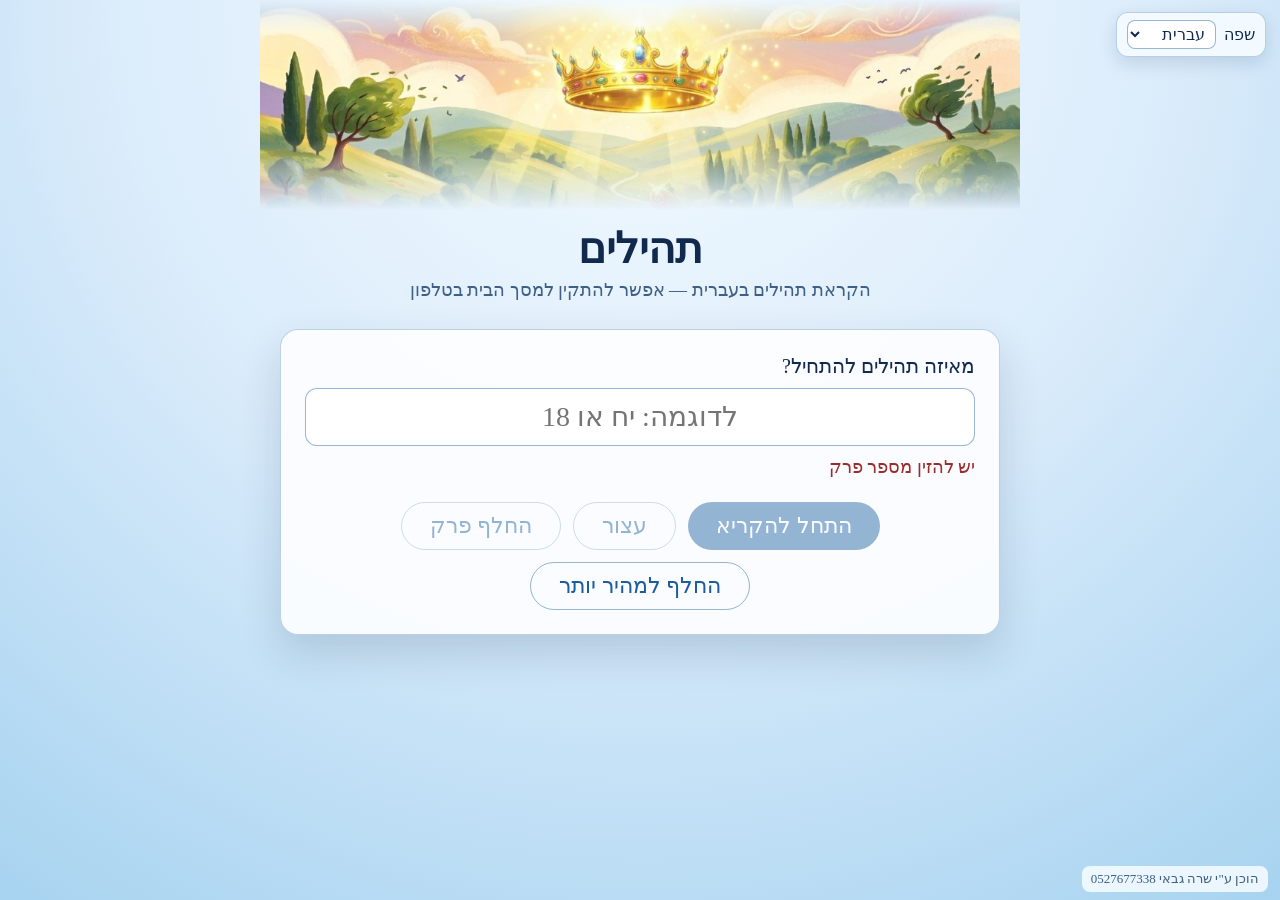
<file: index.html>
<!DOCTYPE html>
<html lang="he" dir="rtl">
  <head>
    <meta charset="UTF-8" />
    <meta name="viewport" content="width=device-width, initial-scale=1, viewport-fit=cover" />
    <meta name="theme-color" content="#1b5e9e" />
    <meta name="mobile-web-app-capable" content="yes" />
    <meta name="apple-mobile-web-app-capable" content="yes" />
    <meta name="apple-mobile-web-app-status-bar-style" content="default" />
    <meta name="apple-mobile-web-app-title" content="תהילים" />
    <title>תהילים</title>
    <link rel="manifest" href="/manifest.webmanifest" />
    <link rel="icon" href="/icon-192.png" type="image/png" />
    <link rel="apple-touch-icon" href="/apple-touch-icon.png" />
    <link rel="stylesheet" href="style.css" />
  </head>
  <body>
    <div class="language-picker">
      <label id="language-label" for="language-select">שפה</label>
      <select id="language-select" aria-labelledby="language-label">
        <option value="he">עברית</option>
        <option value="en">English</option>
        <option value="fr">Français</option>
      </select>
    </div>

    <main class="page">
      <header>
        <img class="banner" src="/header.jpg" alt="" />
        <h1 id="app-title">תהילים</h1>
        <p id="subtitle" class="subtitle">הקראת תהילים בעברית — אפשר להתקין למסך הבית בטלפון</p>
      </header>

      <section class="card">
        <label id="chapter-label" for="chapter-input">מאיזה תהילים להתחיל?</label>
        <input
          id="chapter-input"
          type="text"
          inputmode="text"
          autocomplete="off"
          spellcheck="false"
          placeholder="לדוגמה: יח או 18"
        />
        <p id="error" class="error" aria-live="polite"></p>
        <div class="actions">
          <button id="start-btn" type="button" disabled>התחל להקריא</button>
          <button id="stop-btn" class="secondary" type="button" disabled>עצור</button>
          <button id="change-btn" class="secondary" type="button" disabled>החלף פרק</button>
          <button id="speed-btn" class="secondary" type="button">החלף למהיר יותר</button>
        </div>
        <p id="voice-note" class="note" aria-live="polite"></p>
        <p id="install-note" class="note hidden"></p>
        <button id="install-btn" class="secondary hidden" type="button">הוסף למסך הבית</button>
      </section>

      <section id="chapter-display" class="card hidden">
        <h2 id="chapter-title" class="chapter-title">פרק</h2>
        <div id="verses" class="verses"></div>
        <p id="status" class="status"></p>
      </section>
    </main>

    <footer id="creator-credit" class="creator-credit">הוכן ע"י שרה גבאי 0527677338</footer>

    <div id="floating-controls" class="floating-controls hidden">
      <button id="floating-stop-btn" class="floating-stop" type="button">■ עצור</button>
      <button id="floating-back-btn" class="floating-back" type="button">◀ חזור פסוק אחורה</button>
      <button id="floating-change-btn" class="floating-change" type="button">החלף פרק</button>
      <button id="floating-speed-btn" class="floating-speed" type="button">החלף למהיר יותר</button>
    </div>

    <script type="application/json" id="tehilim-data">
{
  "1": [
    "אַ֥שְֽׁרֵי־הָאִ֗ישׁ אֲשֶׁ֤ר ׀ לֹ֥א הָלַךְ֮ בַּעֲצַ֢ת רְשָׁ֫עִ֥ים וּבְדֶ֣רֶךְ חַ֭טָּאִים לֹ֥א עָמָ֑ד וּבְמוֹשַׁ֥ב לֵ֝צִ֗ים לֹ֣א יָשָֽׁב׃",
    "כִּ֤י אִ֥ם בְּתוֹרַ֥ת יְהוָ֗ה חֶ֫פְצ֥וֹ וּֽבְתוֹרָת֥וֹ יֶהְגֶּ֗ה יוֹמָ֥ם וָלָֽיְלָה׃",
    "וְֽהָיָ֗ה כְּעֵץ֮ שָׁת֢וּל עַֽל־פַּלְגֵ֫י מָ֥יִם אֲשֶׁ֤ר פִּרְי֨וֹ ׀ יִתֵּ֬ן בְּעִתּ֗וֹ וְעָלֵ֥הוּ לֹֽא־יִבּ֑וֹל וְכֹ֖ל אֲשֶׁר־יַעֲשֶׂ֣ה יַצְלִֽיחַ׃",
    "לֹא־כֵ֥ן הָרְשָׁעִ֑ים כִּ֥י אִם־כַּ֝מֹּ֗ץ אֲ‍ֽשֶׁר־תִּדְּפֶ֥נּוּ רֽוּחַ׃",
    "עַל־כֵּ֤ן ׀ לֹא־יָקֻ֣מוּ רְ֭שָׁעִים בַּמִּשְׁפָּ֑ט וְ֝חַטָּאִ֗ים בַּעֲדַ֥ת צַדִּיקִֽים׃",
    "כִּֽי־יוֹדֵ֣עַ יְ֭הוָה דֶּ֣רֶךְ צַדִּיקִ֑ים וְדֶ֖רֶךְ רְשָׁעִ֣ים תֹּאבֵֽד׃"
  ],
  "2": [
    "לָ֭מָּה רָגְשׁ֣וּ גוֹיִ֑ם וּ֝לְאֻמִּ֗ים יֶהְגּוּ־רִֽיק׃",
    "יִ֥תְיַצְּב֨וּ ׀ מַלְכֵי־אֶ֗רֶץ וְרוֹזְנִ֥ים נֽוֹסְדוּ־יָ֑חַד עַל־יְ֝הוָה וְעַל־מְשִׁיחֽוֹ׃",
    "נְֽ֭נַתְּקָה אֶת־מֽוֹסְרוֹתֵ֑ימוֹ וְנַשְׁלִ֖יכָה מִמֶּ֣נּוּ עֲבֹתֵֽימוֹ׃",
    "יוֹשֵׁ֣ב בַּשָּׁמַ֣יִם יִשְׂחָ֑ק אֲ֝דֹנָ֗י יִלְעַג־לָֽמוֹ׃",
    "אָ֤ז יְדַבֵּ֣ר אֵלֵ֣ימוֹ בְאַפּ֑וֹ וּֽבַחֲרוֹנ֥וֹ יְבַהֲלֵֽמוֹ׃",
    "וַ֭אֲנִי נָסַ֣כְתִּי מַלְכִּ֑י עַל־צִ֝יּ֗וֹן הַר־קָדְשִֽׁי׃",
    "אֲסַפְּרָ֗ה אֶֽ֫ל חֹ֥ק יְֽהוָ֗ה אָמַ֘ר אֵלַ֥י בְּנִ֥י אַ֑תָּה אֲ֝נִ֗י הַיּ֥וֹם יְלִדְתִּֽיךָ׃",
    "שְׁאַ֤ל מִמֶּ֗נִּי וְאֶתְּנָ֣ה ג֭וֹיִם נַחֲלָתֶ֑ךָ וַ֝אֲחֻזָּתְךָ֗ אַפְסֵי־אָֽרֶץ׃",
    "תְּ֭רֹעֵם בְּשֵׁ֣בֶט בַּרְזֶ֑ל כִּכְלִ֖י יוֹצֵ֣ר תְּנַפְּצֵֽם׃",
    "וְ֭עַתָּה מְלָכִ֣ים הַשְׂכִּ֑ילוּ הִ֝וָּסְר֗וּ שֹׁ֣פְטֵי אָֽרֶץ׃",
    "עִבְד֣וּ אֶת־יְהוָ֣ה בְּיִרְאָ֑ה וְ֝גִ֗ילוּ בִּרְעָדָֽה׃",
    "נַשְּׁקוּ־בַ֡ר פֶּן־יֶאֱנַ֤ף ׀ וְתֹ֬אבְדוּ דֶ֗רֶךְ כִּֽי־יִבְעַ֣ר כִּמְעַ֣ט אַפּ֑וֹ אַ֝שְׁרֵ֗י כָּל־ח֥וֹסֵי בֽוֹ׃"
  ],
  "3": [
    "מִזְמ֥וֹר לְדָוִ֑ד בְּ֝בָרְח֗וֹ מִפְּנֵ֤י ׀ אַבְשָׁל֬וֹם בְּנֽוֹ׃",
    "יְ֭הוָה מָֽה־רַבּ֣וּ צָרָ֑י רַ֝בִּ֗ים קָמִ֥ים עָלָֽי׃",
    "רַבִּים֮ אֹמְרִ֢ים לְנַ֫פְשִׁ֥י אֵ֤ין יְֽשׁוּעָ֓תָה לּ֬וֹ בֵֽאלֹהִ֬ים סֶֽלָה׃",
    "וְאַתָּ֣ה יְ֭הוָה מָגֵ֣ן בַּעֲדִ֑י כְּ֝בוֹדִ֗י וּמֵרִ֥ים רֹאשִֽׁי׃",
    "ק֭וֹלִי אֶל־יְהוָ֣ה אֶקְרָ֑א וַיַּֽעֲנֵ֨נִי מֵהַ֖ר קָדְשׁ֣וֹ סֶֽלָה׃",
    "אֲנִ֥י שָׁכַ֗בְתִּי וָֽאִ֫ישָׁ֥נָה הֱקִיצ֑וֹתִי כִּ֖י יְהוָ֣ה יִסְמְכֵֽנִי׃",
    "לֹֽא־אִ֭ירָא מֵרִבְב֥וֹת עָ֑ם אֲשֶׁ֥ר סָ֝בִ֗יב שָׁ֣תוּ עָלָֽי׃",
    "ק֘וּמָ֤ה יְהוָ֨ה ׀ הוֹשִׁ֘יעֵ֤נִי אֱלֹהַ֗י כִּֽי־הִכִּ֣יתָ אֶת־כָּל־אֹיְבַ֣י לֶ֑חִי שִׁנֵּ֖י רְשָׁעִ֣ים שִׁבַּֽרְתָּ׃",
    "לַיהוָ֥ה הַיְשׁוּעָ֑ה עַֽל־עַמְּךָ֖ בִרְכָתֶ֣ךָ סֶּֽלָה׃"
  ],
  "4": [
    "לַמְנַצֵּ֥חַ בִּנְגִינ֗וֹת מִזְמ֥וֹר לְדָוִֽד׃",
    "בְּקָרְאִ֡י עֲנֵ֤נִי ׀ אֱלֹ֘הֵ֤י צִדְקִ֗י בַּ֭צָּר הִרְחַ֣בְתָּ לִּ֑י חָ֝נֵּ֗נִי וּשְׁמַ֥ע תְּפִלָּתִֽי׃",
    "בְּנֵ֥י אִ֡ישׁ עַד־מֶ֬ה כְבוֹדִ֣י לִ֭כְלִמָּה תֶּאֱהָב֣וּן רִ֑יק תְּבַקְשׁ֖וּ כָזָ֣ב סֶֽלָה׃",
    "וּדְע֗וּ כִּֽי־הִפְלָ֣ה יְ֭הוָה חָסִ֣יד ל֑וֹ יְהוָ֥ה יִ֝שְׁמַ֗ע בְּקָרְאִ֥י אֵלָֽיו׃",
    "רִגְז֗וּ וְֽאַל־תֶּ֫חֱטָ֥אוּ אִמְר֣וּ בִ֭לְבַבְכֶם עַֽל־מִשְׁכַּבְכֶ֗ם וְדֹ֣מּוּ סֶֽלָה׃",
    "זִבְח֥וּ זִבְחֵי־צֶ֑דֶק וּ֝בִטְח֗וּ אֶל־יְהוָֽה׃",
    "רַבִּ֥ים אֹמְרִים֮ מִֽי־יַרְאֵ֢נ֫וּ ט֥וֹב נְֽסָה־עָ֭לֵינוּ א֨וֹר פָּנֶ֬יךָ יְהוָֽה׃",
    "נָתַ֣תָּה שִׂמְחָ֣ה בְלִבִּ֑י מֵעֵ֬ת דְּגָנָ֖ם וְתִֽירוֹשָׁ֣ם רָֽבּוּ׃",
    "בְּשָׁל֣וֹם יַחְדָּו֮ אֶשְׁכְּבָ֢ה וְאִ֫ישָׁ֥ן כִּֽי־אַתָּ֣ה יְהוָ֣ה לְבָדָ֑ד לָ֝בֶ֗טַח תּוֹשִׁיבֵֽנִי׃"
  ],
  "5": [
    "לַמְנַצֵּ֥חַ אֶֽל־הַנְּחִיל֗וֹת מִזְמ֥וֹר לְדָוִֽד׃",
    "אֲמָרַ֖י הַאֲזִ֥ינָה ׀ יְהוָ֗ה בִּ֣ינָה הֲגִֽיגִי׃",
    "הַקְשִׁ֤יבָה ׀ לְק֬וֹל שַׁוְעִ֗י מַלְכִּ֥י וֵאלֹהָ֑י כִּֽי־אֵ֝לֶ֗יךָ אֶתְפַּלָּֽל׃",
    "יְֽהוָ֗ה בֹּ֭קֶר תִּשְׁמַ֣ע קוֹלִ֑י בֹּ֥קֶר אֶֽעֱרָךְ־לְ֝ךָ֗ וַאֲצַפֶּֽה׃",
    "כִּ֤י ׀ לֹ֤א אֵֽל־חָפֵ֘ץ רֶ֥שַׁע ׀ אָ֑תָּה לֹ֖א יְגֻרְךָ֣ רָֽע׃",
    "לֹֽא־יִתְיַצְּב֣וּ הֽ֭וֹלְלִים לְנֶ֣גֶד עֵינֶ֑יךָ שָׂ֝נֵ֗אתָ כָּל־פֹּ֥עֲלֵי אָֽוֶן׃",
    "תְּאַבֵּד֮ דֹּבְרֵ֢י כָ֫זָ֥ב אִישׁ־דָּמִ֥ים וּמִרְמָ֗ה יְתָ֘עֵ֥ב ׀ יְהוָֽה׃",
    "וַאֲנִ֗י בְּרֹ֣ב חַ֭סְדְּךָ אָב֣וֹא בֵיתֶ֑ךָ אֶשְׁתַּחֲוֶ֥ה אֶל־הֽ͏ֵיכַל־קָ֝דְשְׁךָ֗ בְּיִרְאָתֶֽךָ׃",
    "יְהוָ֤ה ׀ נְחֵ֬נִי בְצִדְקָתֶ֗ךָ לְמַ֥עַן שׁוֹרְרָ֑י *הושר **הַיְשַׁ֖ר לְפָנַ֣י דַּרְכֶּֽךָ׃",
    "כִּ֤י אֵ֪ין בְּפִ֡יהוּ נְכוֹנָה֮ קִרְבָּ֢ם הַ֫וּ֥וֹת קֶֽבֶר־פָּת֥וּחַ גְּרוֹנָ֑ם לְ֝שׁוֹנָ֗ם יַחֲלִֽיקוּן׃",
    "הַֽאֲשִׁימֵ֨ם ׀ אֱ‍ֽלֹהִ֗ים יִפְּלוּ֮ מִֽמֹּעֲצ֢וֹתֵ֫יהֶ֥ם בְּרֹ֣ב פִּ֭שְׁעֵיהֶם הַדִּיחֵ֑מוֹ כִּי־מָ֥רוּ בָֽךְ׃",
    "וְיִשְׂמְח֨וּ כָל־ח֪וֹסֵי בָ֡ךְ לְעוֹלָ֣ם יְ֭רַנֵּנוּ וְתָסֵ֣ךְ עָלֵ֑ימוֹ וְֽיַעְלְצ֥וּ בְ֝ךָ֗ אֹהֲבֵ֥י שְׁמֶֽךָ׃",
    "כִּֽי־אַתָּה֮ תְּבָרֵ֢ךְ צַ֫דִּ֥יק יְהוָ֑ה כַּ֝צִּנָּ֗ה רָצ֥וֹן תַּעְטְרֶֽנּוּ׃"
  ],
  "6": [
    "לַמְנַצֵּ֣חַ בִּ֭נְגִינוֹת עַֽל־הַשְּׁמִינִ֗ית מִזְמ֥וֹר לְדָוִֽד׃",
    "יְֽהוָ֗ה אַל־בְּאַפְּךָ֥ תוֹכִיחֵ֑נִי וְֽאַל־בַּחֲמָתְךָ֥ תְיַסְּרֵֽנִי׃",
    "חָנֵּ֥נִי יְהוָה֮ כִּ֤י אֻמְלַ֫ל אָ֥נִי רְפָאֵ֥נִי יְהוָ֑ה כִּ֖י נִבְהֲל֣וּ עֲצָמֽ͏ָי׃",
    "וְ֭נַפְשִׁי נִבְהֲלָ֣ה מְאֹ֑ד *ואת **וְאַתָּ֥ה יְ֝הוָ֗ה עַד־מָתָֽי׃",
    "שׁוּבָ֣ה יְ֭הוָה חַלְּצָ֣ה נַפְשִׁ֑י ה֝וֹשִׁיעֵ֗נִי לְמַ֣עַן חַסְדֶּֽךָ׃",
    "כִּ֤י אֵ֣ין בַּמָּ֣וֶת זִכְרֶ֑ךָ בִּ֝שְׁא֗וֹל מִ֣י יֽוֹדֶה־לָּֽךְ׃",
    "יָגַ֤עְתִּי ׀ בְּֽאַנְחָתִ֗י אַשְׂחֶ֣ה בְכָל־לַ֭יְלָה מִטָּתִ֑י בְּ֝דִמְעָתִ֗י עַרְשִׂ֥י אַמְסֶֽה׃",
    "עָֽשְׁשָׁ֣ה מִכַּ֣עַס עֵינִ֑י עָֽ֝תְקָ֗ה בְּכָל־צוֹרְרָֽי׃",
    "ס֣וּרוּ מִ֭מֶּנִּי כָּל־פֹּ֣עֲלֵי אָ֑וֶן כִּֽי־שָׁמַ֥ע יְ֝הוָ֗ה ק֣וֹל בִּכְיִֽי׃",
    "שָׁמַ֣ע יְ֭הוָה תְּחִנָּתִ֑י יְ֝הוָ֗ה תְּֽפִלָּתִ֥י יִקָּֽח׃",
    "יֵבֹ֤שׁוּ ׀ וְיִבָּהֲל֣וּ מְ֭אֹד כָּל־אֹיְבָ֑י יָ֝שֻׁ֗בוּ יֵבֹ֥שׁוּ רָֽגַע׃"
  ],
  "7": [
    "שִׁגָּי֗וֹן לְדָ֫וִ֥ד אֲשֶׁר־שָׁ֥ר לַיהוָ֑ה עַל־דִּבְרֵי־כ֝֗וּשׁ בֶּן־יְמִינִֽי׃",
    "יְהוָ֣ה אֱ֭לֹהַי בְּךָ֣ חָסִ֑יתִי הוֹשִׁיעֵ֥נִי מִכָּל־רֹ֝דְפַ֗י וְהַצִּילֵֽנִי׃",
    "פֶּן־יִטְרֹ֣ף כְּאַרְיֵ֣ה נַפְשִׁ֑י פֹּ֝רֵ֗ק וְאֵ֣ין מַצִּֽיל׃",
    "יְהוָ֣ה אֱ֭לֹהַי אִם־עָשִׂ֣יתִי זֹ֑את אִֽם־יֶשׁ־עָ֥וֶל בְּכַפָּֽי׃",
    "אִם־גָּ֭מַלְתִּי שֽׁוֹלְמִ֥י רָ֑ע וָאֲחַלְּצָ֖ה צוֹרְרִ֣י רֵיקָֽם׃",
    "יִֽרַדֹּ֥ף אוֹיֵ֨ב ׀ נַפְשִׁ֡י וְיַשֵּׂ֗ג וְיִרְמֹ֣ס לָאָ֣רֶץ חַיָּ֑י וּכְבוֹדִ֓י ׀ לֶעָפָ֖ר יַשְׁכֵּ֣ן סֶֽלָה׃",
    "ק֘וּמָ֤ה יְהוָ֨ה ׀ בְּאַפֶּ֗ךָ הִ֭נָּשֵׂא בְּעַבְר֣וֹת צוֹרְרָ֑י וְע֥וּרָה אֵ֝לַ֗י מִשְׁפָּ֥ט צִוִּֽיתָ׃",
    "וַעֲדַ֣ת לְ֭אֻמִּים תְּסוֹבְבֶ֑ךָּ וְ֝עָלֶ֗יהָ לַמָּר֥וֹם שֽׁוּבָה׃",
    "יְהוָה֮ יָדִ֢ין עַ֫מִּ֥ים שָׁפְטֵ֥נִי יְהוָ֑ה כְּצִדְקִ֖י וּכְתֻמִּ֣י עָלָֽי׃",
    "יִגְמָר־נָ֬א רַ֨ע ׀ רְשָׁעִים֮ וּתְכוֹנֵ֢ן צַ֫דִּ֥יק וּבֹחֵ֣ן לִ֭בּ֗וֹת וּכְלָי֗וֹת אֱלֹהִ֥ים צַדּֽ͏ִיק׃",
    "מָֽגִנִּ֥י עַל־אֱלֹהִ֑ים מ֝וֹשִׁ֗יעַ יִשְׁרֵי־לֵֽב׃",
    "אֱ֭לֹהִים שׁוֹפֵ֣ט צַדִּ֑יק וְ֝אֵ֗ל זֹעֵ֥ם בְּכָל־יֽוֹם׃",
    "אִם־לֹ֣א יָ֭שׁוּב חַרְבּ֣וֹ יִלְט֑וֹשׁ קַשְׁתּ֥וֹ דָ֝רַ֗ךְ וַֽיְכוֹנְנֶֽהָ׃",
    "וְ֭לוֹ הֵכִ֣ין כְּלֵי־מָ֑וֶת חִ֝צָּ֗יו לְֽדֹלְקִ֥ים יִפְעָֽל׃",
    "הִנֵּ֥ה יְחַבֶּל־אָ֑וֶן וְהָרָ֥ה עָ֝מָ֗ל וְיָ֣לַד שָֽׁקֶר׃",
    "בּ֣וֹר כָּ֭רָֽה וַֽיַּחְפְּרֵ֑הוּ וַ֝יִּפֹּ֗ל בְּשַׁ֣חַת יִפְעָֽל׃",
    "יָשׁ֣וּב עֲמָל֣וֹ בְרֹאשׁ֑וֹ וְעַ֥ל קָ֝דְקֳד֗וֹ חֲמָס֥וֹ יֵרֵֽד׃",
    "אוֹדֶ֣ה יְהוָ֣ה כְּצִדְק֑וֹ וַ֝אֲזַמְּרָ֗ה שֵֽׁם־יְהוָ֥ה עֶלְיֽוֹן׃"
  ],
  "8": [
    "לַמְנַצֵּ֥חַ עַֽל־הַגִּתִּ֗ית מִזְמ֥וֹר לְדָוִֽד׃",
    "יְהוָ֤ה אֲדֹנֵ֗ינוּ מָֽה־אַדִּ֣יר שִׁ֭מְךָ בְּכָל־הָאָ֑רֶץ אֲשֶׁ֥ר תְּנָ֥ה ה֝וֹדְךָ֗ עַל־הַשָּׁמָֽיִם׃",
    "מִפִּ֤י עֽוֹלְלִ֨ים ׀ וְֽיֹנְקִים֮ יִסַּ֢דְתָּ֫ עֹ֥ז לְמַ֥עַן צוֹרְרֶ֑יךָ לְהַשְׁבִּ֥ית א֝וֹיֵ֗ב וּמִתְנַקֵּֽם׃",
    "כִּֽי־אֶרְאֶ֣ה שָׁ֭מֶיךָ מַעֲשֵׂ֣י אֶצְבְּעֹתֶ֑יךָ יָרֵ֥חַ וְ֝כוֹכָבִ֗ים אֲשֶׁ֣ר כּוֹנָֽנְתָּה׃",
    "מָֽה־אֱנ֥וֹשׁ כִּֽי־תִזְכְּרֶ֑נּוּ וּבֶן־אָ֝דָ֗ם כִּ֣י תִפְקְדֶֽנּוּ׃",
    "וַתְּחַסְּרֵ֣הוּ מְּ֭עַט מֵאֱלֹהִ֑ים וְכָב֖וֹד וְהָדָ֣ר תְּעַטְּרֵֽהוּ׃",
    "תַּ֭מְשִׁילֵהוּ בְּמַעֲשֵׂ֣י יָדֶ֑יךָ כֹּ֝ל שַׁ֣תָּה תַֽחַת־רַגְלָֽיו׃",
    "צֹנֶ֣ה וַאֲלָפִ֣ים כֻּלָּ֑ם וְ֝גַ֗ם בַּהֲמ֥וֹת שָׂדָֽי׃",
    "צִפּ֣וֹר שָׁ֭מַיִם וּדְגֵ֣י הַיָּ֑ם עֹ֝בֵ֗ר אָרְח֥וֹת יַמִּֽים׃",
    "יְהוָ֥ה אֲדֹנֵ֑ינוּ מָֽה־אַדִּ֥יר שִׁ֝מְךָ֗ בְּכָל־הָאָֽרֶץ׃"
  ],
  "9": [
    "לַ֭מְנַצֵּחַ עַלְמ֥וּת לַבֵּ֗ן מִזְמ֥וֹר לְדָוִֽד׃",
    "אוֹדֶ֣ה יְ֭הוָה בְּכָל־לִבִּ֑י אֲ֝סַפְּרָ֗ה כָּל־נִפְלְאוֹתֶֽיךָ׃",
    "אֶשְׂמְחָ֣ה וְאֶעֶלְצָ֣ה בָ֑ךְ אֲזַמְּרָ֖ה שִׁמְךָ֣ עֶלְיֽוֹן׃",
    "בְּשׁוּב־אוֹיְבַ֥י אָח֑וֹר יִכָּשְׁל֥וּ וְ֝יֹאבְד֗וּ מִפָּנֶֽיךָ׃",
    "כִּֽי־עָ֭שִׂיתָ מִשְׁפָּטִ֣י וְדִינִ֑י יָשַׁ֥בְתָּ לְ֝כִסֵּ֗א שׁוֹפֵ֥ט צֶֽדֶק׃",
    "גָּעַ֣רְתָּ ג֭וֹיִם אִבַּ֣דְתָּ רָשָׁ֑ע שְׁמָ֥ם מָ֝חִ֗יתָ לְעוֹלָ֥ם וָעֶֽד׃",
    "הָֽאוֹיֵ֨ב ׀ תַּ֥מּוּ חֳרָב֗וֹת לָ֫נֶ֥צַח וְעָרִ֥ים נָתַ֑שְׁתָּ אָבַ֖ד זִכְרָ֣ם הֵֽמָּה׃",
    "וַֽ֭יהוָה לְעוֹלָ֣ם יֵשֵׁ֑ב כּוֹנֵ֖ן לַמִּשְׁפָּ֣ט כִּסְאֽוֹ׃",
    "וְה֗וּא יִשְׁפֹּֽט־תֵּבֵ֥ל בְּצֶ֑דֶק יָדִ֥ין לְ֝אֻמִּ֗ים בְּמֵישָׁרֽ͏ִים׃",
    "וִ֘יהִ֤י יְהוָ֣ה מִשְׂגָּ֣ב לַדָּ֑ךְ מִ֝שְׂגָּ֗ב לְעִתּ֥וֹת בַּצָּרָֽה׃",
    "וְיִבְטְח֣וּ בְ֭ךָ יוֹדְעֵ֣י שְׁמֶ֑ךָ כִּ֤י לֹֽא־עָזַ֖בְתָּ דֹרְשֶׁ֣יךָ יְהוָֽה׃",
    "זַמְּר֗וּ לַ֭יהוָה יֹשֵׁ֣ב צִיּ֑וֹן הַגִּ֥ידוּ בָ֝עַמִּ֗ים עֲלִֽילוֹתָֽיו׃",
    "כִּֽי־דֹרֵ֣שׁ דָּ֭מִים אוֹתָ֣ם זָכָ֑ר לֹֽא־שָׁ֝כַ֗ח צַעֲקַ֥ת *עניים **עֲנָוֽ͏ִים׃",
    "חָֽנְנֵ֬נִי יְהוָ֗ה רְאֵ֣ה עָ֭נְיִי מִשֹּׂנְאָ֑י מְ֝רוֹמְמִ֗י מִשַּׁ֥עֲרֵי מָֽוֶת׃",
    "לְמַ֥עַן אֲסַפְּרָ֗ה כָּֽל־תְּהִלָּ֫תֶ֥יךָ בְּשַֽׁעֲרֵ֥י בַת־צִיּ֑וֹן אָ֝גִ֗ילָה בִּישׁוּעָתֶֽךָ׃",
    "טָבְע֣וּ ג֭וֹיִם בְּשַׁ֣חַת עָשׂ֑וּ בְּרֶֽשֶׁת־ז֥וּ טָ֝מָ֗נוּ נִלְכְּדָ֥ה רַגְלָֽם׃",
    "נ֤וֹדַ֨ע ׀ יְהוָה֮ מִשְׁפָּ֢ט עָ֫שָׂ֥ה בְּפֹ֣עַל כַּ֭פָּיו נוֹקֵ֣שׁ רָשָׁ֑ע הִגָּי֥וֹן סֶֽלָה׃",
    "יָשׁ֣וּבוּ רְשָׁעִ֣ים לִשְׁא֑וֹלָה כָּל־גּ֝וֹיִ֗ם שְׁכֵחֵ֥י אֱלֹהִֽים׃",
    "כִּ֤י לֹ֣א לָ֭נֶצַח יִשָּׁכַ֣ח אֶבְי֑וֹן תִּקְוַ֥ת *ענוים **עֲ֝נִיִּ֗ים תֹּאבַ֥ד לָעַֽד׃",
    "קוּמָ֣ה יְ֭הוָה אַל־יָעֹ֣ז אֱנ֑וֹשׁ יִשָּׁפְט֥וּ ג֝וֹיִ֗ם עַל־פָּנֶֽיךָ׃",
    "שִׁ֘יתָ֤ה יְהוָ֨ה ׀ מוֹרָ֗ה לָ֫הֶ֥ם יֵדְע֥וּ גוֹיִ֑ם אֱנ֖וֹשׁ הֵ֣מָּה סֶּֽלָה׃"
  ],
  "10": [
    "לָמָ֣ה יְ֭הוָה תַּעֲמֹ֣ד בְּרָח֑וֹק תַּ֝עְלִ֗ים לְעִתּ֥וֹת בַּצָּרֽ͏ָה׃",
    "בְּגַאֲוַ֣ת רָ֭שָׁע יִדְלַ֣ק עָנִ֑י יִתָּפְשׂ֓וּ ׀ בִּמְזִמּ֖וֹת ז֣וּ חָשָֽׁבוּ׃",
    "כִּֽי־הִלֵּ֣ל רָ֭שָׁע עַל־תַּאֲוַ֣ת נַפְשׁ֑וֹ וּבֹצֵ֥עַ בֵּ֝רֵ֗ךְ נִ֘אֵ֥ץ ׀ יְהוָֽה׃",
    "רָשָׁ֗ע כְּגֹ֣בַהּ אַ֭פּוֹ בַּל־יִדְרֹ֑שׁ אֵ֥ין אֱ֝לֹהִ֗ים כָּל־מְזִמּוֹתָֽיו׃",
    "יָ֘חִ֤ילוּ *דרכו **דְרָכָ֨יו ׀ בְּכָל־עֵ֗ת מָר֣וֹם מִ֭שְׁפָּטֶיךָ מִנֶּגְדּ֑וֹ כָּל־צ֝וֹרְרָ֗יו יָפִ֥יחַ בָּהֶֽם׃",
    "אָמַ֣ר בְּ֭לִבּוֹ בַּל־אֶמּ֑וֹט לְדֹ֥ר וָ֝דֹ֗ר אֲשֶׁ֣ר לֹֽא־בְרָֽע׃",
    "אָלָ֤ה ׀ פִּ֣יהוּ מָ֭לֵא וּמִרְמ֣וֹת וָתֹ֑ךְ תַּ֥חַת לְ֝שׁוֹנ֗וֹ עָמָ֥ל וָאָֽוֶן׃",
    "יֵשֵׁ֤ב ׀ בְּמַאְרַ֬ב חֲצֵרִ֗ים בַּֽ֭מִּסְתָּרִים יַהֲרֹ֣ג נָקִ֑י עֵ֝ינָ֗יו לְֽחֵלְכָ֥ה יִצְפֹּֽנוּ׃",
    "יֶאֱרֹ֬ב בַּמִּסְתָּ֨ר ׀ כְּאַרְיֵ֬ה בְסֻכֹּ֗ה יֶ֭אֱרֹב לַחֲט֣וֹף עָנִ֑י יַחְטֹ֥ף עָ֝נִ֗י בְּמָשְׁכ֥וֹ בְרִשְׁתּֽוֹ׃",
    "ודכה **יִדְכֶּ֥ה יָשֹׁ֑חַ וְנָפַ֥ל בַּ֝עֲצוּמָ֗יו *חלכאים **חֵ֣יל **כָּאִֽים׃",
    "אָמַ֣ר בְּ֭לִבּוֹ שָׁ֣כַֽח אֵ֑ל הִסְתִּ֥יר פָּ֝נָ֗יו בַּל־רָאָ֥ה לָנֶֽצַח׃",
    "קוּמָ֤ה יְהוָ֗ה אֵ֭ל נְשָׂ֣א יָדֶ֑ךָ אַל־תִּשְׁכַּ֥ח *עניים **עֲנָוֽ͏ִים׃",
    "עַל־מֶ֤ה ׀ נִאֵ֖ץ רָשָׁ֥ע ׀ אֱלֹהִ֑ים אָמַ֥ר בְּ֝לִבּ֗וֹ לֹ֣א תִדְרֹֽשׁ׃",
    "רָאִ֡תָה כִּֽי־אַתָּ֤ה ׀ עָ֘מָ֤ל וָכַ֨עַס ׀ תַּבִּיט֮ לָתֵ֢ת בְּיָ֫דֶ֥ךָ עָ֭לֶיךָ יַעֲזֹ֣ב חֵלֶ֑כָה יָ֝ת֗וֹם אַתָּ֤ה ׀ הָיִ֬יתָ עוֹזֵֽר׃",
    "שְׁ֭בֹר זְר֣וֹעַ רָשָׁ֑ע וָ֝רָ֗ע תִּֽדְרוֹשׁ־רִשְׁע֥וֹ בַל־תִּמְצָֽא׃",
    "יְהוָ֣ה מֶ֭לֶךְ עוֹלָ֣ם וָעֶ֑ד אָבְד֥וּ ג֝וֹיִ֗ם מֵֽאַרְצֽוֹ׃",
    "תַּאֲוַ֬ת עֲנָוִ֣ים שָׁמַ֣עְתָּ יְהוָ֑ה תָּכִ֥ין לִ֝בָּ֗ם תַּקְשִׁ֥יב אָזְנֶֽךָ׃",
    "לִשְׁפֹּ֥ט יָת֗וֹם וָ֫דָ֥ךְ בַּל־יוֹסִ֥יף ע֑וֹד לַעֲרֹ֥ץ אֱ֝נ֗וֹשׁ מִן־הָאָֽרֶץ׃"
  ],
  "11": [
    "לַמְנַצֵּ֗חַ לְדָ֫וִ֥ד בַּֽיהוָ֨ה ׀ חָסִ֗יתִי אֵ֭יךְ תֹּאמְר֣וּ לְנַפְשִׁ֑י *נודו **נ֝֗וּדִי הַרְכֶ֥ם צִפּֽוֹר׃",
    "כִּ֤י הִנֵּ֪ה הָרְשָׁעִ֡ים יִדְרְכ֬וּן קֶ֗שֶׁת כּוֹנְנ֣וּ חִצָּ֣ם עַל־יֶ֑תֶר לִיר֥וֹת בְּמוֹ־אֹ֝֗פֶל לְיִשְׁרֵי־לֵֽב׃",
    "כִּ֣י הַ֭שָּׁתוֹת יֵֽהָרֵס֑וּן צַ֝דִּ֗יק מַה־פָּעָֽל׃",
    "יְהוָ֤ה ׀ בְּֽהֵ֘יכַ֤ל קָדְשׁ֗וֹ יְהוָה֮ בַּשָּׁמַ֢יִם כִּ֫סְא֥וֹ עֵינָ֥יו יֶחֱז֑וּ עַפְעַפָּ֥יו יִ֝בְחֲנ֗וּ בְּנֵ֣י אָדָֽם׃",
    "יְהוָה֮ צַדִּ֢יק יִ֫בְחָ֥ן וְ֭רָשָׁע וְאֹהֵ֣ב חָמָ֑ס שָֽׂנְאָ֥ה נַפְשֽׁוֹ׃",
    "יַמְטֵ֥ר עַל־רְשָׁעִ֗ים פַּ֫חִ֥ים אֵ֣שׁ וְ֭גָפְרִית וְר֥וּחַ זִלְעָפ֗וֹת מְנָ֣ת כּוֹסָֽם׃",
    "כִּֽי־צַדִּ֣יק יְ֭הוָה צְדָק֣וֹת אָהֵ֑ב יָ֝שָׁ֗ר יֶחֱז֥וּ פָנֵֽימוֹ׃"
  ],
  "12": [
    "לַמְנַצֵּ֥חַ עַֽל־הַשְּׁמִינִ֗ית מִזְמ֥וֹר לְדָוִֽד׃",
    "הוֹשִׁ֣יעָה יְ֭הוָה כִּי־גָמַ֣ר חָסִ֑יד כִּי־פַ֥סּוּ אֱ֝מוּנִ֗ים מִבְּנֵ֥י אָדָֽם׃",
    "שָׁ֤וְא ׀ יְֽדַבְּרוּ֮ אִ֤ישׁ אֶת־רֵ֫עֵ֥הוּ שְׂפַ֥ת חֲלָק֑וֹת בְּלֵ֖ב וָלֵ֣ב יְדַבֵּֽרוּ׃",
    "יַכְרֵ֣ת יְ֭הוָה כָּל־שִׂפְתֵ֣י חֲלָק֑וֹת לָ֝שׁ֗וֹן מְדַבֶּ֥רֶת גְּדֹלֽוֹת׃",
    "אֲשֶׁ֤ר אָֽמְר֨וּ ׀ לִלְשֹׁנֵ֣נוּ נַ֭גְבִּיר שְׂפָתֵ֣ינוּ אִתָּ֑נוּ מִ֖י אָד֣וֹן לָֽנוּ׃",
    "מִשֹּׁ֥ד עֲנִיִּים֮ מֵאַנְקַ֢ת אֶבְי֫וֹנִ֥ים עַתָּ֣ה אָ֭קוּם יֹאמַ֣ר יְהוָ֑ה אָשִׁ֥ית בְּ֝יֵ֗שַׁע יָפִ֥יחַֽ לֽוֹ׃",
    "אִֽמֲר֣וֹת יְהוָה֮ אֲמָר֢וֹת טְהֹ֫ר֥וֹת כֶּ֣סֶף צָ֭רוּף בַּעֲלִ֣יל לָאָ֑רֶץ מְ֝זֻקָּ֗ק שִׁבְעָתָֽיִם׃",
    "אַתָּֽה־יְהוָ֥ה תִּשְׁמְרֵ֑ם תִּצְּרֶ֓נּוּ ׀ מִן־הַדּ֖וֹר ז֣וּ לְעוֹלָֽם׃",
    "סָבִ֗יב רְשָׁעִ֥ים יִתְהַלָּכ֑וּן כְּרֻ֥ם זֻ֝לּ֗וּת לִבְנֵ֥י אָדָֽם׃"
  ],
  "13": [
    "לַמְנַצֵּ֗חַ מִזְמ֥וֹר לְדָוִֽד׃",
    "עַד־אָ֣נָה יְ֭הוָה תִּשְׁכָּחֵ֣נִי נֶ֑צַח עַד־אָ֓נָה ׀ תַּסְתִּ֖יר אֶת־פָּנֶ֣יךָ מִמֶּֽנִּי׃",
    "עַד־אָ֨נָה אָשִׁ֪ית עֵצ֡וֹת בְּנַפְשִׁ֗י יָג֣וֹן בִּלְבָבִ֣י יוֹמָ֑ם עַד־אָ֓נָה ׀ יָר֖וּם אֹיְבִ֣י עָלָֽי׃",
    "הַבִּ֣יטָֽה עֲ֭נֵנִי יְהוָ֣ה אֱלֹהָ֑י הָאִ֥ירָה עֵ֝ינַ֗י פֶּן־אִישַׁ֥ן הַמָּֽוֶת׃",
    "פֶּן־יֹאמַ֣ר אֹיְבִ֣י יְכָלְתִּ֑יו צָרַ֥י יָ֝גִ֗ילוּ כִּ֣י אֶמּֽוֹט׃",
    "וַאֲנִ֤י ׀ בְּחַסְדְּךָ֣ בָטַחְתִּי֮ יָ֤גֵ֥ל לִבִּ֗י בִּֽישׁוּעָ֫תֶ֥ךָ אָשִׁ֥ירָה לַיהוָ֑ה כִּ֖י גָמַ֣ל עָלָֽי׃"
  ],
  "14": [
    "לַמְנַצֵּ֗חַ לְדָ֫וִ֥ד אָ֘מַ֤ר נָבָ֣ל בְּ֭לִבּוֹ אֵ֣ין אֱלֹהִ֑ים הִֽשְׁחִ֗יתוּ הִֽתְעִ֥יבוּ עֲלִילָ֗ה אֵ֣ין עֹֽשֵׂה־טֽוֹב׃",
    "יְֽהוָ֗ה מִשָּׁמַיִם֮ הִשְׁקִ֢יף עַֽל־בְּנֵי־אָ‪[c]‬דָ֥ם לִ֭רְאוֹת הֲיֵ֣שׁ מַשְׂכִּ֑יל דֹּ֝רֵשׁ אֶת־אֱלֹהִֽים׃",
    "הַכֹּ֥ל סָר֮ יַחְדָּ֢ו נֶ֫אֱלָ֥חוּ אֵ֤ין עֹֽשֵׂה־ט֑וֹב אֵ֝֗ין גַּם־אֶחָֽד׃",
    "הֲלֹ֥א יָדְעוּ֮ כָּל־פֹּ֢עֲלֵ֫י אָ֥וֶן אֹכְלֵ֣י עַ֭מִּי אָ֣כְלוּ לֶ֑חֶם יְ֝הוָ֗ה לֹ֣א קָרָֽאוּ׃",
    "שָׁ֤ם ׀ פָּ֣חֲדוּ פָ֑חַד כִּֽי־אֱ֝לֹהִ֗ים בְּד֣וֹר צַדִּֽיק׃",
    "עֲצַת־עָנִ֥י תָבִ֑ישׁוּ כִּ֖י יְהוָ֣ה מַחְסֵֽהוּ׃",
    "מִ֥י יִתֵּ֣ן מִצִיּוֹן֮ יְשׁוּעַ֢ת יִשְׂרָ֫אֵ֥ל בְּשׁ֣וּב יְ֭הוָה שְׁב֣וּת עַמּ֑וֹ יָגֵ֥ל יַ֝עֲקֹ֗ב יִשְׂמַ֥ח יִשְׂרָֽאֵל׃"
  ],
  "15": [
    "מִזְמ֗וֹר לְדָ֫וִ֥ד יְ֭הֹוָה מִי־יָג֣וּר בְּאָהֳלֶ֑ךָ מִֽי־יִ֝שְׁכֹּ֗ן בְּהַ֣ר קָדְשֶֽׁךָ׃",
    "הוֹלֵ֣ךְ תָּ֭מִים וּפֹעֵ֥ל צֶ֑דֶק וְדֹבֵ֥ר אֱ֝מֶ֗ת בִּלְבָבֽוֹ׃",
    "לֹֽא־רָגַ֨ל ׀ עַל־לְשֹׁנ֗וֹ לֹא־עָשָׂ֣ה לְרֵעֵ֣הוּ רָעָ֑ה וְ֝חֶרְפָּ֗ה לֹא־נָשָׂ֥א עַל־קְרֹֽבוֹ׃",
    "נִבְזֶ֤ה ׀ בְּֽעֵ֘ינָ֤יו נִמְאָ֗ס וְאֶת־יִרְאֵ֣י יְהוָ֣ה יְכַבֵּ֑ד נִשְׁבַּ֥ע לְ֝הָרַ֗ע וְלֹ֣א יָמִֽר׃",
    "כַּסְפּ֤וֹ ׀ לֹא־נָתַ֣ן בְּנֶשֶׁךְ֮ וְשֹׁ֥חַד עַל־נָקִ֗י לֹ֥א לָ֫קָ֥ח עֹֽשֵׂה־אֵ֑לֶּה לֹ֖א יִמּ֣וֹט לְעוֹלָֽם׃"
  ],
  "16": [
    "מִכְתָּ֥ם לְדָוִ֑ד שָֽׁמְרֵ֥נִי אֵ֝֗ל כִּֽי־חָסִ֥יתִי בָֽךְ׃",
    "אָמַ֣רְתְּ לַֽ֭יהוָה אֲדֹנָ֣י אָ֑תָּה ט֝וֹבָתִ֗י בַּל־עָלֶֽיךָ׃",
    "לִ֭קְדוֹשִׁים אֲשֶׁר־בָּאָ֣רֶץ הֵ֑מָּה וְ֝אַדִּירֵ֗י כָּל־חֶפְצִי־בָֽם׃",
    "יִרְבּ֥וּ עַצְּבוֹתָם֮ אַחֵ֢ר מָ֫הָ֥רוּ בַּל־אַסִּ֣יךְ נִסְכֵּיהֶ֣ם מִדָּ֑ם וּֽבַל־אֶשָּׂ֥א אֶת־שְׁ֝מוֹתָ֗ם עַל־שְׂפָתָֽי׃",
    "יְֽהוָ֗ה מְנָת־חֶלְקִ֥י וְכוֹסִ֑י אַ֝תָּ֗ה תּוֹמִ֥יךְ גּוֹרָלִֽי׃",
    "חֲבָלִ֣ים נָֽפְלוּ־לִ֭י בַּנְּעִמִ֑ים אַף־נַ֝חֲלָ֗ת שָֽׁפְרָ֥ה עָלֽ͏ָי׃",
    "אֲבָרֵ֗ךְ אֶת־יְ֭הוָה אֲשֶׁ֣ר יְעָצָ֑נִי אַף־לֵ֝יל֗וֹת יִסְּר֥וּנִי כִלְיוֹתָֽי׃",
    "שִׁוִּ֬יתִי יְהוָ֣ה לְנֶגְדִּ֣י תָמִ֑יד כִּ֥י מִֽ֝ימִינִ֗י בַּל־אֶמּֽוֹט׃",
    "לָכֵ֤ן ׀ שָׂמַ֣ח לִ֭בִּי וַיָּ֣גֶל כְּבוֹדִ֑י אַף־בְּ֝שָׂרִ֗י יִשְׁכֹּ֥ן לָבֶֽטַח׃",
    "כִּ֤י ׀ לֹא־תַעֲזֹ֣ב נַפְשִׁ֣י לִשְׁא֑וֹל לֹֽא־תִתֵּ֥ן חֲ֝סִידְךָ֗ לִרְא֥וֹת שָֽׁחַת׃",
    "תּֽוֹדִיעֵנִי֮ אֹ֤רַח חַ֫יִּ֥ים שֹׂ֣בַע שְׂ֭מָחוֹת אֶת־פָּנֶ֑יךָ נְעִמ֖וֹת בִּימִינְךָ֣ נֶֽצַח׃"
  ],
  "17": [
    "תְּפִלָּ֗ה לְדָ֫וִ֥ד שִׁמְעָ֤ה יְהוָ֨ה ׀ צֶ֗דֶק הַקְשִׁ֥יבָה רִנָּתִ֗י הַאֲזִ֥ינָה תְפִלָּתִ֑י בְּ֝לֹ֗א שִׂפְתֵ֥י מִרְמָֽה׃",
    "מִ֭לְּפָנֶיךָ מִשְׁפָּטִ֣י יֵצֵ֑א עֵ֝ינֶ֗יךָ תֶּחֱזֶ֥ינָה מֵישָׁרִֽים׃",
    "בָּ֘חַ֤נְתָּ לִבִּ֨י ׀ פָּ֘קַ֤דְתָּ לַּ֗יְלָה צְרַפְתַּ֥נִי בַל־תִּמְצָ֑א זַ֝מֹּתִ֗י בַּל־יַעֲבָר־פִּֽי׃",
    "לִפְעֻלּ֣וֹת אָ֭דָם בִּדְבַ֣ר שְׂפָתֶ֑יךָ אֲנִ֥י שָׁ֝מַ֗רְתִּי אָרְח֥וֹת פָּרִֽיץ׃",
    "תָּמֹ֣ךְ אֲ֭שֻׁרַי בְּמַעְגְּלוֹתֶ֑יךָ בַּל־נָמ֥וֹטּוּ פְעָמָֽי׃",
    "אֲנִֽי־קְרָאתִ֣יךָ כִֽי־תַעֲנֵ֣נִי אֵ֑ל הַֽט־אָזְנְךָ֥ לִ֝֗י שְׁמַ֣ע אִמְרָתִֽי׃",
    "הַפְלֵ֣ה חֲ֭סָדֶיךָ מוֹשִׁ֣יעַ חוֹסִ֑ים מִ֝מִּתְקוֹמְמִ֗ים בִּֽימִינֶֽךָ׃",
    "שָׁ֭מְרֵנִי כְּאִישׁ֣וֹן בַּת־עָ֑יִן בְּצֵ֥ל כְּ֝נָפֶ֗יךָ תַּסְתִּירֵֽנִי׃",
    "מִפְּנֵ֣י רְ֭שָׁעִים ז֣וּ שַׁדּ֑וּנִי אֹיְבַ֥י בְּ֝נֶ֗פֶשׁ יַקִּ֥יפוּ עָלָֽי׃",
    "חֶלְבָּ֥מוֹ סָּגְר֑וּ פִּ֝֗ימוֹ דִּבְּר֥וּ בְגֵאֽוּת׃",
    "אַ֭שֻּׁרֵינוּ עַתָּ֣ה *סבבוני **סְבָב֑וּנוּ עֵינֵיהֶ֥ם יָ֝שִׁ֗יתוּ לִנְט֥וֹת בָּאָֽרֶץ׃",
    "דִּמְיֹנ֗וֹ כְּ֭אַרְיֵה יִכְס֣וֹף לִטְר֑וֹף וְ֝כִכְפִ֗יר יֹשֵׁ֥ב בְּמִסְתָּרֽ͏ִים׃",
    "קוּמָ֤ה יְהוָ֗ה קַדְּמָ֣ה פָ֭נָיו הַכְרִיעֵ֑הוּ פַּלְּטָ֥ה נַ֝פְשִׁ֗י מֵרָשָׁ֥ע חַרְבֶּֽךָ׃",
    "מִֽמְתִ֥ים יָדְךָ֨ ׀ יְהוָ֡ה מִֽמְתִ֬ים מֵחֶ֗לֶד חֶלְקָ֥ם בַּֽחַיִּים֮ *וצפינך **וּֽצְפוּנְךָ֮ תְּמַלֵּ֢א בִ֫טְנָ֥ם יִשְׂבְּע֥וּ בָנִ֑ים וְהִנִּ֥יחוּ יִ֝תְרָ֗ם לְעוֹלְלֵיהֽ͏ֶם׃",
    "אֲנִ֗י בְּ֭צֶדֶק אֶחֱזֶ֣ה פָנֶ֑יךָ אֶשְׂבְּעָ֥ה בְ֝הָקִ֗יץ תְּמוּנָתֶֽךָ׃"
  ],
  "18": [
    "לַמְנַצֵּ֤חַ ׀ לְעֶ֥בֶד יְהוָ֗ה לְדָ֫וִ֥ד אֲשֶׁ֤ר דִּבֶּ֨ר ׀ לַיהוָ֗ה אֶת־דִּ֭בְרֵי הַשִּׁירָ֣ה הַזֹּ֑את בְּי֤וֹם הִֽצִּיל־יְהוָ֘ה אוֹת֥וֹ מִכַּ֥ף כָּל־אֹ֝יְבָ֗יו וּמִיַּ֥ד שָׁאֽוּל׃",
    "וַיֹּאמַ֡ר אֶרְחָמְךָ֖ יְהוָ֣ה חִזְקִֽי׃",
    "יְהוָ֤ה ׀ סַֽלְעִ֥י וּמְצוּדָתִ֗י וּמְפַ֫לְטִ֥י אֵלִ֣י צ֭וּרִי אֶֽחֱסֶה־בּ֑וֹ מָֽגִנִּ֥י וְקֶֽרֶן־יִ֝שְׁעִ֗י מִשְׂגַּבִּֽי׃",
    "מְ֭הֻלָּל אֶקְרָ֣א יְהוָ֑ה וּמִן־אֹ֝יְבַ֗י אִוָּשֵֽׁעַ׃",
    "אֲפָפ֥וּנִי חֶבְלֵי־מָ֑וֶת וְֽנַחֲלֵ֖י בְלִיַּ֣עַל יְבַֽעֲתֽוּנִי׃",
    "חֶבְלֵ֣י שְׁא֣וֹל סְבָב֑וּנִי קִ֝דְּמ֗וּנִי מ֣וֹקְשֵׁי מָֽוֶת׃",
    "בַּצַּר־לִ֤י ׀ אֶֽקְרָ֣א יְהוָה֮ וְאֶל־אֱלֹהַ֢י אֲשַׁ֫וֵּ֥עַ יִשְׁמַ֣ע מֵהֵיכָל֣וֹ קוֹלִ֑י וְ֝שַׁוְעָתִ֗י לְפָנָ֤יו ׀ תָּב֬וֹא בְאָזְנָֽיו׃",
    "וַתִּגְעַ֬שׁ וַתִּרְעַ֨שׁ ׀ הָאָ֗רֶץ וּמוֹסְדֵ֣י הָרִ֣ים יִרְגָּ֑זוּ וַ֝יִּתְגָּֽעֲשׁ֗וּ כִּי־חָ֥רָה לֽוֹ׃",
    "עָ֘לָ֤ה עָשָׁ֨ן ׀ בְּאַפּ֗וֹ וְאֵשׁ־מִפִּ֥יו תֹּאכֵ֑ל גֶּ֝חָלִ֗ים בָּעֲר֥וּ מִמֶּֽנּוּ׃",
    "וַיֵּ֣ט שָׁ֭מַיִם וַיֵּרַ֑ד וַ֝עֲרָפֶ֗ל תַּ֣חַת רַגְלֽ͏ָיו׃",
    "וַיִּרְכַּ֣ב עַל־כְּ֭רוּב וַיָּעֹ֑ף וַ֝יֵּ֗דֶא עַל־כַּנְפֵי־רֽוּחַ׃",
    "יָ֤שֶׁת חֹ֨שֶׁךְ ׀ סִתְר֗וֹ סְבִֽיבוֹתָ֥יו סֻכָּת֑וֹ חֶשְׁכַת־מַ֝֗יִם עָבֵ֥י שְׁחָקִֽים׃",
    "מִנֹּ֗גַהּ נֶ֫גְדּ֥וֹ עָבָ֥יו עָבְר֑וּ בָּ֝רָ֗ד וְגַֽחֲלֵי־אֵֽשׁ׃",
    "וַיַּרְעֵ֬ם בַּשָּׁמַ֨יִם ׀ יְֽהוָ֗ה וְ֭עֶלְיוֹן יִתֵּ֣ן קֹל֑וֹ בָּ֝רָ֗ד וְגַֽחֲלֵי־אֵֽשׁ׃",
    "וַיִּשְׁלַ֣ח חִ֭צָּיו וַיְפִיצֵ֑ם וּבְרָקִ֥ים רָ֝ב וַיְהֻמֵּֽם׃",
    "וַיֵּ֤רָא֨וּ ׀ אֲפִ֥יקֵי מַ֗יִם וַֽיִּגָּלוּ֮ מוֹסְד֢וֹת תֵּ֫בֵ֥ל מִגַּעֲרָ֣תְךָ֣ יְהוָ֑ה מִ֝נִּשְׁמַ֗ת ר֣וּחַ אַפֶּֽךָ׃",
    "יִשְׁלַ֣ח מִ֭מָּרוֹם יִקָּחֵ֑נִי יַֽ֝מְשֵׁ֗נִי מִמַּ֥יִם רַבִּֽים׃",
    "יַצִּילֵ֗נִי מֵאֹיְבִ֥י עָ֑ז וּ֝מִשֹּׂנְאַ֗י כִּֽי־אָמְצ֥וּ מִמֶּֽנִּי׃",
    "יְקַדְּמ֥וּנִי בְיוֹם־אֵידִ֑י וַֽיְהִי־יְהוָ֖ה לְמִשְׁעָ֣ן לִֽי׃",
    "וַיּוֹצִיאֵ֥נִי לַמֶּרְחָ֑ב יְ֝חַלְּצֵ֗נִי כִּ֘י חָ֥פֵֽץ בִּֽי׃",
    "יִגְמְלֵ֣נִי יְהוָ֣ה כְּצִדְקִ֑י כְּבֹ֥ר יָ֝דַ֗י יָשִׁ֥יב לִֽי׃",
    "כִּֽי־שָׁ֭מַרְתִּי דַּרְכֵ֣י יְהוָ֑ה וְלֹֽא־רָ֝שַׁ֗עְתִּי מֵאֱלֹהָֽי׃",
    "כִּ֣י כָל־מִשְׁפָּטָ֣יו לְנֶגְדִּ֑י וְ֝חֻקֹּתָ֗יו לֹא־אָסִ֥יר מֶֽנִּי׃",
    "וָאֱהִ֣י תָמִ֣ים עִמּ֑וֹ וָ֝אֶשְׁתַּמֵּ֗ר מֵעֲוֺנִֽי׃",
    "וַיָּֽשֶׁב־יְהוָ֣ה לִ֣י כְצִדְקִ֑י כְּבֹ֥ר יָ֝דַ֗י לְנֶ֣גֶד עֵינָֽיו׃",
    "עִם־חָסִ֥יד תִּתְחַסָּ֑ד עִם־גְּבַ֥ר תָּ֝מִ֗ים תִּתַּמָּֽם׃",
    "עִם־נָבָ֥ר תִּתְבָּרָ֑ר וְעִם־עִ֝קֵּ֗שׁ תִּתְפַּתָּֽל׃",
    "כִּֽי־אַ֭תָּה עַם־עָנִ֣י תוֹשִׁ֑יעַ וְעֵינַ֖יִם רָמ֣וֹת תַּשְׁפִּֽיל׃",
    "כִּֽי־אַ֭תָּה תָּאִ֣יר נֵרִ֑י יְהוָ֥ה אֱ֝לֹהַ֗י יַגִּ֥יהַּ חָשְׁכִּֽי׃",
    "כִּֽי־בְ֭ךָ אָרֻ֣ץ גְּד֑וּד וּ֝בֵֽאלֹהַ֗י אֲדַלֶּג־שֽׁוּר׃",
    "הָאֵל֮ תָּמִ֢ים דַּ֫רְכּ֥וֹ אִמְרַֽת־יְהוָ֥ה צְרוּפָ֑ה מָגֵ֥ן ה֝֗וּא לְכֹ֤ל ׀ הַחֹסִ֬ים בּֽוֹ׃",
    "כִּ֤י מִ֣י אֱ֭לוֹהַּ מִבַּלְעֲדֵ֣י יְהוָ֑ה וּמִ֥י צ֝֗וּר זוּלָתִ֥י אֱלֹהֵֽינוּ׃",
    "הָ֭אֵל הַמְאַזְּרֵ֣נִי חָ֑יִל וַיִּתֵּ֖ן תָּמִ֣ים דַּרְכִּֽי׃",
    "מְשַׁוֶּ֣ה רַ֭גְלַי כָּאַיָּל֑וֹת וְעַ֥ל בָּ֝מֹתַ֗י יַעֲמִידֵֽנִי׃",
    "מְלַמֵּ֣ד יָ֭דַי לַמִּלְחָמָ֑ה וְֽנִחֲתָ֥ה קֶֽשֶׁת־נְ֝חוּשָׁ֗ה זְרוֹעֹתָֽי׃",
    "וַתִּתֶּן־לִי֮ מָגֵ֢ן יִ֫שְׁעֶ֥ךָ וִֽימִינְךָ֥ תִסְעָדֵ֑נִי וְֽעַנְוַתְךָ֥ תַרְבֵּֽנִי׃",
    "תַּרְחִ֣יב צַעֲדִ֣י תַחְתָּ֑י וְלֹ֥א מָ֝עֲד֗וּ קַרְסֻלָּֽי׃",
    "אֶרְדּ֣וֹף א֭וֹיְבַי וְאַשִּׂיגֵ֑ם וְלֹֽא־אָ֝שׁוּב עַד־כַּלּוֹתָֽם׃",
    "אֶ֭מְחָצֵם וְלֹא־יֻ֣כְלוּ ק֑וּם יִ֝פְּל֗וּ תַּ֣חַת רַגְלָֽי׃",
    "וַתְּאַזְּרֵ֣נִי חַ֭יִל לַמִּלְחָמָ֑ה תַּכְרִ֖יעַ קָמַ֣י תַּחְתָּֽי׃",
    "וְֽאֹיְבַ֗י נָתַ֣תָּה לִּ֣י עֹ֑רֶף וּ֝מְשַׂנְאַ֗י אַצְמִיתֵֽם׃",
    "יְשַׁוְּע֥וּ וְאֵין־מוֹשִׁ֑יעַ עַל־יְ֝הוָ֗ה וְלֹ֣א עָנָֽם׃",
    "וְֽאֶשְׁחָקֵ֗ם כְּעָפָ֥ר עַל־פְּנֵי־ר֑וּחַ כְּטִ֖יט חוּצ֣וֹת אֲרִיקֵֽם׃",
    "תְּפַלְּטֵנִי֮ מֵרִ֢יבֵ֫י עָ֥ם תְּ֭שִׂימֵנִי לְרֹ֣אשׁ גּוֹיִ֑ם עַ֖ם לֹא־יָדַ֣עְתִּי יַֽעַבְדֽוּנִי׃",
    "לְשֵׁ֣מַֽע אֹ֭זֶן יִשָּׁ֣מְעוּ לִ֑י בְּנֵֽי־נֵ֝כָ֗ר יְכַחֲשׁוּ־לִֽי׃",
    "בְּנֵי־נֵכָ֥ר יִבֹּ֑לוּ וְ֝יַחְרְג֗וּ מִֽמִּסְגְּרֽוֹתֵיהֶֽם׃",
    "חַי־יְ֭הוָה וּבָר֣וּךְ צוּרִ֑י וְ֝יָר֗וּם אֱלוֹהֵ֥י יִשְׁעִֽי׃",
    "הָאֵ֗ל הַנּוֹתֵ֣ן נְקָמ֣וֹת לִ֑י וַיַּדְבֵּ֖ר עַמִּ֣ים תַּחְתָּֽי׃",
    "מְפַלְּטִ֗י מֵאֹ֫יְבָ֥י אַ֣ף מִן־קָ֭מַי תְּרוֹמְמֵ֑נִי מֵאִ֥ישׁ חָ֝מָ֗ס תַּצִּילֵֽנִי׃",
    "עַל־כֵּ֤ן ׀ אוֹדְךָ֖ בַגּוֹיִ֥ם ׀ יְהוָ֑ה וּלְשִׁמְךָ֥ אֲזַמֵּֽרָה׃",
    "מגדל **מַגְדִּיל֮ יְשׁוּע֢וֹת מַ֫לְכּ֥וֹ וְעֹ֤שֶׂה חֶ֨סֶד ׀ לִמְשִׁיח֗וֹ לְדָוִ֥ד וּלְזַרְע֗וֹ עַד־עוֹלָֽם׃"
  ],
  "19": [
    "לַמְנַצֵּ֗חַ מִזְמ֥וֹר לְדָוִֽד׃",
    "הַשָּׁמַ֗יִם מְֽסַפְּרִ֥ים כְּבֽוֹד־אֵ֑ל וּֽמַעֲשֵׂ֥ה יָ֝דָ֗יו מַגִּ֥יד הָרָקִֽיעַ׃",
    "י֣וֹם לְ֭יוֹם יַבִּ֣יעַֽ אֹ֑מֶר וְלַ֥יְלָה לְּ֝לַ֗יְלָה יְחַוֶּה־דָּֽעַת׃",
    "אֵֽין־אֹ֭מֶר וְאֵ֣ין דְּבָרִ֑ים בְּ֝לִ֗י נִשְׁמָ֥ע קוֹלָֽם׃",
    "בְּכָל־הָאָ֨רֶץ ׀ יָ֘צָ֤א קַוָּ֗ם וּבִקְצֵ֣ה תֵ֭בֵל מִלֵּיהֶ֑ם לַ֝שֶּׁ֗מֶשׁ שָֽׂם־אֹ֥הֶל בָּהֶֽם׃",
    "וְה֗וּא כְּ֭חָתָן יֹצֵ֣א מֵחֻפָּת֑וֹ יָשִׂ֥ישׂ כְּ֝גִבּ֗וֹר לָר֥וּץ אֹֽרַח׃",
    "מִקְצֵ֤ה הַשָּׁמַ֨יִם ׀ מֽוֹצָא֗וֹ וּתְקוּפָת֥וֹ עַל־קְצוֹתָ֑ם וְאֵ֥ין נִ֝סְתָּ֗ר מֵֽחַמָּתוֹ׃",
    "תּ֘וֹרַ֤ת יְהוָ֣ה תְּ֭מִימָה מְשִׁ֣יבַת נָ֑פֶשׁ עֵד֥וּת יְהוָ֥ה נֶ֝אֱמָנָ֗ה מַחְכִּ֥ימַת פֶּֽתִי׃",
    "פִּקּ֘וּדֵ֤י יְהוָ֣ה יְ֭שָׁרִים מְשַׂמְּחֵי־לֵ֑ב מִצְוַ֥ת יְהוָ֥ה בָּ֝רָ֗ה מְאִירַ֥ת עֵינָֽיִם׃",
    "יִרְאַ֤ת יְהוָ֨ה ׀ טְהוֹרָה֮ עוֹמֶ֢דֶת לָ֫עַ֥ד מִֽשְׁפְּטֵי־יְהוָ֥ה אֱמֶ֑ת צָֽדְק֥וּ יַחְדָּֽו׃",
    "הַֽנֶּחֱמָדִ֗ים מִ֭זָּהָב וּמִפַּ֣ז רָ֑ב וּמְתוּקִ֥ים מִ֝דְּבַ֗שׁ וְנֹ֣פֶת צוּפִֽים׃",
    "גַּֽם־עַ֭בְדְּךָ נִזְהָ֣ר בָּהֶ֑ם בְּ֝שָׁמְרָ֗ם עֵ֣קֶב רָֽב׃",
    "שְׁגִיא֥וֹת מִֽי־יָבִ֑ין מִֽנִּסְתָּר֥וֹת נַקֵּֽנִי׃",
    "גַּ֤ם מִזֵּדִ֨ים ׀ חֲשֹׂ֬ךְ עַבְדֶּ֗ךָ אַֽל־יִמְשְׁלוּ־בִ֣י אָ֣ז אֵיתָ֑ם וְ֝נִקֵּ֗יתִי מִפֶּ֥שַֽׁע רָֽב׃",
    "יִֽהְי֥‪[t]‬וּ לְרָצ֨וֹן ׀ אִמְרֵי־פִ֡י וְהֶגְי֣וֹן לִבִּ֣י לְפָנֶ֑יךָ יְ֝הוָ֗ה צוּרִ֥י וְגֹאֲלִֽי׃"
  ],
  "20": [
    "לַמְנַצֵּ֗חַ מִזְמ֥וֹר לְדָוִֽד׃",
    "יַֽעַנְךָ֣ יְ֭הוָה בְּי֣וֹם צָרָ֑ה יְ֝שַׂגֶּבְךָ֗ שֵׁ֤ם ׀ אֱלֹהֵ֬י יַעֲקֹֽב׃",
    "יִשְׁלַֽח־עֶזְרְךָ֥ מִקֹּ֑דֶשׁ וּ֝מִצִיּ֗וֹן יִסְעָדֶֽךָּ׃",
    "יִזְכֹּ֥ר כָּל־מִנְחֹתֶ֑ךָ וְעוֹלָתְךָ֖ יְדַשְּׁנֶ֣ה סֶֽלָה׃",
    "יִֽתֶּן־לְךָ֥ כִלְבָבֶ֑ךָ וְֽכָל־עֲצָתְךָ֥ יְמַלֵּֽא׃",
    "נְרַנְּנָ֤ה ׀ בִּ֘ישׁ֤וּעָתֶ֗ךָ וּבְשֵֽׁם־אֱלֹהֵ֥ינוּ נִדְגֹּ֑ל יְמַלֵּ֥א יְ֝הוָ֗ה כָּל־מִשְׁאֲלוֹתֶֽיךָ׃",
    "עַתָּ֤ה יָדַ֗עְתִּי כִּ֤י הוֹשִׁ֥יעַ ׀ יְהוָ֗ה מְשִׁ֫יח֥וֹ יַ֭עֲנֵהוּ מִשְּׁמֵ֣י קָדְשׁ֑וֹ בִּ֝גְבֻר֗וֹת יֵ֣שַׁע יְמִינֽוֹ׃",
    "אֵ֣לֶּה בָ֭רֶכֶב וְאֵ֣לֶּה בַסּוּסִ֑ים וַאֲנַ֓חְנוּ ׀ בְּשֵׁם־יְהוָ֖ה אֱלֹהֵ֣ינוּ נַזְכִּֽיר׃",
    "הֵ֭מָּה כָּרְע֣וּ וְנָפָ֑לוּ וַאֲנַ֥חְנוּ קַּ֝֗מְנוּ וַנִּתְעוֹדָֽד׃",
    "יְהוָ֥ה הוֹשִׁ֑יעָה הַ֝מֶּ֗לֶךְ יַעֲנֵ֥נוּ בְיוֹם־קָרְאֵֽנוּ׃"
  ],
  "21": [
    "לַמְנַצֵּ֗חַ מִזְמ֥וֹר לְדָוִֽד׃",
    "יְֽהוָ֗ה בְּעָזְּךָ֥ יִשְׂמַח־מֶ֑לֶךְ וּ֝בִישׁ֥וּעָתְךָ֗ מַה־*יגיל **יָּ֥גֶל מְאֹֽד׃",
    "תַּאֲוַ֣ת לִ֭בּוֹ נָתַ֣תָּה לּ֑וֹ וַאֲרֶ֥שֶׁת שְׂ֝פָתָ֗יו בַּל־מָנַ֥עְתָּ סֶּֽלָה׃",
    "כִּֽי־תְ֭קַדְּמֶנּוּ בִּרְכ֣וֹת ט֑וֹב תָּשִׁ֥ית לְ֝רֹאשׁ֗וֹ עֲטֶ֣רֶת פָּֽז׃",
    "חַיִּ֤ים ׀ שָׁאַ֣ל מִ֭מְּךָ נָתַ֣תָּה לּ֑וֹ אֹ֥רֶךְ יָ֝מִ֗ים עוֹלָ֥ם וָעֶֽד׃",
    "גָּד֣וֹל כְּ֭בוֹדוֹ בִּישׁוּעָתֶ֑ךָ ה֥וֹד וְ֝הָדָר תְּשַׁוֶּ֥ה עָלָֽיו׃",
    "כִּֽי־תְשִׁיתֵ֣הוּ בְרָכ֣וֹת לָעַ֑ד תְּחַדֵּ֥הוּ בְ֝שִׂמְחָ֗ה אֶת־פָּנֶֽיךָ׃",
    "כִּֽי־הַ֭מֶּלֶךְ בֹּטֵ֣חַ בַּיהוָ֑ה וּבְחֶ֥סֶד עֶ֝לְי֗וֹן בַּל־יִמּֽוֹט׃",
    "תִּמְצָ֣א יָ֭דְךָ לְכָל־אֹיְבֶ֑יךָ יְ֝מִֽינְךָ תִּמְצָ֥א שֹׂנְאֶֽיךָ׃",
    "תְּשִׁיתֵ֤מוֹ ׀ כְּתַנּ֥וּר אֵשׁ֮ לְעֵ֢ת פָּ֫נֶ֥יךָ יְ֭הוָה בְּאַפּ֣וֹ יְבַלְּעֵ֑ם וְֽתֹאכְלֵ֥ם אֵֽשׁ׃",
    "פִּ֭רְיָמוֹ מֵאֶ֣רֶץ תְּאַבֵּ֑ד וְ֝זַרְעָ֗ם מִבְּנֵ֥י אָדָֽם׃",
    "כִּי־נָט֣וּ עָלֶ֣יךָ רָעָ֑ה חָֽשְׁב֥וּ מְ֝זִמָּ֗ה בַּל־יוּכָֽלוּ׃",
    "כִּ֭י תְּשִׁיתֵ֣מוֹ שֶׁ֑כֶם בְּ֝מֵֽיתָרֶ֗יךָ תְּכוֹנֵ֥ן עַל־פְּנֵיהֶֽם׃",
    "ר֣וּמָה יְהוָ֣ה בְּעֻזֶּ֑ךָ נָשִׁ֥ירָה וּֽ֝נְזַמְּרָה גְּבוּרָתֶֽךָ׃"
  ],
  "22": [
    "לַ֭מְנַצֵּחַ עַל־אַיֶּ֥לֶת הַשַּׁ֗חַר מִזְמ֥וֹר לְדָוִֽד׃",
    "אֵלִ֣י אֵ֭לִי לָמָ֣ה עֲזַבְתָּ֑נִי רָח֥וֹק מִֽ֝ישׁוּעָתִ֗י דִּבְרֵ֥י שַׁאֲגָתִֽי׃",
    "אֱ‍ֽלֹהַ֗י אֶקְרָ֣א י֭וֹמָם וְלֹ֣א תַעֲנֶ֑ה וְ֝לַ֗יְלָה וְֽלֹא־דֽוּמִיָּ֥ה לִֽי׃",
    "וְאַתָּ֥ה קָד֑וֹשׁ י֝וֹשֵׁ֗ב תְּהִלּ֥וֹת יִשְׂרָאֵֽל׃",
    "בְּ֭ךָ בָּטְח֣וּ אֲבֹתֵ֑ינוּ בָּ֝טְח֗וּ וַֽתְּפַלְּטֵֽמוֹ׃",
    "אֵלֶ֣יךָ זָעֲק֣וּ וְנִמְלָ֑טוּ בְּךָ֖ בָטְח֣וּ וְלֹא־בֽוֹשׁוּ׃",
    "וְאָנֹכִ֣י תוֹלַ֣עַת וְלֹא־אִ֑ישׁ חֶרְפַּ֥ת אָ֝דָ֗ם וּבְז֥וּי עָֽם׃",
    "כָּל־רֹ֭אַי יַלְעִ֣גוּ לִ֑י יַפְטִ֥ירוּ בְ֝שָׂפָ֗ה יָנִ֥יעוּ רֹֽאשׁ׃",
    "גֹּ֣ל אֶל־יְהוָ֣ה יְפַלְּטֵ֑הוּ יַ֝צִּילֵ֗הוּ כִּ֘י חָ֥פֵֽץ בּֽוֹ׃",
    "כִּֽי־אַתָּ֣ה גֹחִ֣י מִבָּ֑טֶן מַ֝בְטִיחִ֗י עַל־שְׁדֵ֥י אִמִּֽי׃",
    "עָ֭לֶיךָ הָשְׁלַ֣כְתִּי מֵרָ֑חֶם מִבֶּ֥טֶן אִ֝מִּ֗י אֵ֣לִי אָֽתָּה׃",
    "אַל־תִּרְחַ֣ק מִ֭מֶּנִּי כִּי־צָרָ֣ה קְרוֹבָ֑ה כִּי־אֵ֥ין עוֹזֵֽר׃",
    "סְ֭בָבוּנִי פָּרִ֣ים רַבִּ֑ים אַבִּירֵ֖י בָשָׁ֣ן כִּתְּרֽוּנִי׃",
    "פָּצ֣וּ עָלַ֣י פִּיהֶ֑ם אַ֝רְיֵ֗ה טֹרֵ֥ף וְשֹׁאֵֽג׃",
    "כַּמַּ֥יִם נִשְׁפַּכְתִּי֮ וְהִתְפָּֽרְד֗וּ כָּֽל־עַצְמ֫וֹתָ֥י הָיָ֣ה לִ֭בִּי כַּדּוֹנָ֑ג נָ֝מֵ֗ס בְּת֣וֹךְ מֵעָֽי׃",
    "יָ֘בֵ֤שׁ כַּחֶ֨רֶשׂ ׀ כֹּחִ֗י וּ֭לְשׁוֹנִי מֻדְבָּ֣ק מַלְקוֹחָ֑י וְֽלַעֲפַר־מָ֥וֶת תִּשְׁפְּתֵֽנִי׃",
    "כִּ֥י סְבָב֗וּנִי כְּלָ֫בִ֥ים עֲדַ֣ת מְ֭רֵעִים הִקִּיפ֑וּנִי כָּ֝אֲרִ֗י יָדַ֥י וְרַגְלָֽי׃",
    "אֲסַפֵּ֥ר כָּל־עַצְמוֹתָ֑י הֵ֥מָּה יַ֝בִּ֗יטוּ יִרְאוּ־בִֽי׃",
    "יְחַלְּק֣וּ בְגָדַ֣י לָהֶ֑ם וְעַל־לְ֝בוּשִׁ֗י יַפִּ֥ילוּ גוֹרָֽל׃",
    "וְאַתָּ֣ה יְ֭הוָה אַל־תִּרְחָ֑ק אֱ֝יָלוּתִ֗י לְעֶזְרָ֥תִי חֽוּשָׁה׃",
    "הַצִּ֣ילָה מֵחֶ֣רֶב נַפְשִׁ֑י מִיַּד־כֶּ֝֗לֶב יְחִידָתִֽי׃",
    "ה֭וֹשִׁיעֵנִי מִפִּ֣י אַרְיֵ֑ה וּמִקַּרְנֵ֖י רֵמִ֣ים עֲנִיתָֽנִי׃",
    "אֲסַפְּרָ֣ה שִׁמְךָ֣ לְאֶחָ֑י בְּת֖וֹךְ קָהָ֣ל אֲהַלְלֶֽךָּ׃",
    "יִרְאֵ֤י יְהוָ֨ה ׀ הַֽלְל֗וּהוּ כָּל־זֶ֣רַע יַעֲקֹ֣ב כַּבְּד֑וּהוּ וְג֥וּרוּ מִ֝מֶּ֗נּוּ כָּל־זֶ֥רַע יִשְׂרָאֵֽל׃",
    "כִּ֤י לֹֽא־בָזָ֨ה וְלֹ֪א שִׁקַּ֡ץ עֱנ֬וּת עָנִ֗י וְלֹא־הִסְתִּ֣יר פָּנָ֣יו מִמֶּ֑נּוּ וּֽבְשַׁוְּע֖וֹ אֵלָ֣יו שָׁמֵֽעַ׃",
    "מֵ֥אִתְּךָ֗ תְּֽהִלָּ֫תִ֥י בְּקָהָ֥ל רָ֑ב נְדָרַ֥י אֲ֝שַׁלֵּ֗ם נֶ֣גֶד יְרֵאָֽיו׃",
    "יֹאכְל֬וּ עֲנָוִ֨ים ׀ וְיִשְׂבָּ֗עוּ יְהַֽלְל֣וּ יְ֭הוָה דֹּ֣רְשָׁ֑יו יְחִ֖י לְבַבְכֶ֣ם לָעַֽד׃",
    "יִזְכְּר֤וּ ׀ וְיָשֻׁ֣בוּ אֶל־יְ֭הוָה כָּל־אַפְסֵי־אָ֑רֶץ וְיִֽשְׁתַּחֲו֥וּ לְ֝פָנֶ֗יךָ כָּֽל־מִשְׁפְּח֥וֹת גּוֹיִֽם׃",
    "כִּ֣י לַ֭יהוָה הַמְּלוּכָ֑ה וּ֝מֹשֵׁ֗ל בַּגּוֹיִֽם׃",
    "אָכְל֬וּ וַיִּֽשְׁתַּחֲוּ֨וּ ׀ כָּֽל־דִּשְׁנֵי־אֶ֗רֶץ לְפָנָ֣יו יִ֭כְרְעוּ כָּל־יוֹרְדֵ֣י עָפָ֑ר וְ֝נַפְשׁ֗וֹ לֹ֣א חִיָּֽה׃",
    "זֶ֥רַע יַֽעַבְדֶ֑נּוּ יְסֻפַּ֖ר לַֽאדֹנָ֣י לַדּֽוֹר׃",
    "יָ֭בֹאוּ וְיַגִּ֣ידוּ צִדְקָת֑וֹ לְעַ֥ם נ֝וֹלָ֗ד כִּ֣י עָשָֽׂה׃"
  ],
  "23": [
    "מִזְמ֥וֹר לְדָוִ֑ד יְהוָ֥ה רֹ֝עִ֗י לֹ֣א אֶחְסָֽר׃",
    "בִּנְא֣וֹת דֶּ֭שֶׁא יַרְבִּיצֵ֑נִי עַל־מֵ֖י מְנֻח֣וֹת יְנַהֲלֵֽנִי׃",
    "נַפְשִׁ֥י יְשׁוֹבֵ֑ב יַֽנְחֵ֥נִי בְמַעְגְּלֵי־צֶ֝֗דֶק לְמַ֣עַן שְׁמֽוֹ׃",
    "גַּ֤ם כִּֽי־אֵלֵ֨ךְ בְּגֵ֪יא צַלְמָ֡וֶת לֹא־אִ֘ירָ֤א רָ֗ע כִּי־אַתָּ֥ה עִמָּדִ֑י שִׁבְטְךָ֥ וּ֝מִשְׁעַנְתֶּ֗ךָ הֵ֣מָּה יְנַֽחֲמֻֽנִי׃",
    "תַּעֲרֹ֬ךְ לְפָנַ֨י ׀ שֻׁלְחָ֗ן נֶ֥גֶד צֹרְרָ֑י דִּשַּׁ֖נְתָּ בַשֶּׁ֥מֶן רֹ֝אשִׁ֗י כּוֹסִ֥י רְוָיָֽה׃",
    "אַ֤ךְ ׀ ט֤וֹב וָחֶ֣סֶד יִ֭רְדְּפוּנִי כָּל־יְמֵ֣י חַיָּ֑י וְשַׁבְתִּ֥י בְּבֵית־יְ֝הוָ֗ה לְאֹ֣רֶךְ יָמִֽים׃"
  ],
  "24": [
    "לְדָוִ֗ד מִ֫זְמ֥וֹר לַֽ֭יהוָה הָאָ֣רֶץ וּמְלוֹאָ֑הּ תֵּ֝בֵ֗ל וְיֹ֣שְׁבֵי בָֽהּ׃",
    "כִּי־ה֭וּא עַל־יַמִּ֣ים יְסָדָ֑הּ וְעַל־נְ֝הָר֗וֹת יְכוֹנְנֶֽהָ׃",
    "מִֽי־יַעֲלֶ֥ה בְהַר־יְהוָ֑ה וּמִי־יָ֝קוּם בִּמְק֥וֹם קָדְשֽׁוֹ׃",
    "נְקִ֥י כַפַּ֗יִם וּֽבַר־לֵ֫בָ֥ב אֲשֶׁ֤ר ׀ לֹא־נָשָׂ֣א לַשָּׁ֣וְא נַפְשִׁ֑י וְלֹ֖א נִשְׁבַּ֣ע לְמִרְמָֽה׃",
    "יִשָּׂ֣א בְ֭רָכָה מֵאֵ֣ת יְהוָ֑ה וּ֝צְדָקָ֗ה מֵאֱלֹהֵ֥י יִשְׁעֽוֹ׃",
    "זֶ֭ה דּ֣וֹר *דרשו **דֹּרְשָׁ֑יו מְבַקְשֵׁ֨י פָנֶ֖יךָ יַעֲקֹ֣ב סֶֽלָה׃",
    "שְׂא֤וּ שְׁעָרִ֨ים ׀ רָֽאשֵׁיכֶ֗ם וְֽ֭הִנָּשְׂאוּ פִּתְחֵ֣י עוֹלָ֑ם וְ֝יָב֗וֹא מֶ֣לֶךְ הַכָּבֽוֹד׃",
    "מִ֥י זֶה֮ מֶ֤לֶךְ הַכָּ֫ב֥וֹד יְ֭הוָה עִזּ֣וּז וְגִבּ֑וֹר יְ֝הוָ֗ה גִּבּ֥וֹר מִלְחָמָֽה׃",
    "שְׂא֤וּ שְׁעָרִ֨ים ׀ רָֽאשֵׁיכֶ֗ם וּ֭שְׂאוּ פִּתְחֵ֣י עוֹלָ֑ם וְ֝יָבֹא מֶ֣לֶךְ הַכָּבֽוֹד׃",
    "מִ֤י ה֣וּא זֶה֮ מֶ֤לֶךְ הַכָּ֫ב֥וֹד יְהוָ֥ה צְבָא֑וֹת ה֤וּא מֶ֖לֶךְ הַכָּב֣וֹד סֶֽלָה׃"
  ],
  "25": [
    "לְדָוִ֡ד אֵלֶ֥יךָ יְ֝הוָ֗ה נַפְשִׁ֥י אֶשָּֽׂא׃",
    "אֱ‍ֽלֹהַ֗י בְּךָ֣ בָ֭טַחְתִּי אַל־אֵב֑וֹשָׁה אַל־יַֽעַלְצ֖וּ אֹיְבַ֣י לִֽי׃",
    "גַּ֣ם כָּל־קֹ֭וֶיךָ לֹ֣א יֵבֹ֑שׁוּ יֵ֝בֹ֗שׁוּ הַבּוֹגְדִ֥ים רֵיקָֽם׃",
    "דְּרָכֶ֣יךָ יְ֭הוָה הוֹדִיעֵ֑נִי אֹ֖רְחוֹתֶ֣יךָ לַמְּדֵֽנִי׃",
    "הַדְרִ֘יכֵ֤נִי בַאֲמִתֶּ֨ךָ ׀ וְֽלַמְּדֵ֗נִי כִּֽי־אַ֭תָּה אֱלֹהֵ֣י יִשְׁעִ֑י אוֹתְךָ֥ קִ֝וִּ֗יתִי כָּל־הַיּֽוֹם׃",
    "זְכֹר־רַחֲמֶ֣יךָ יְ֭הוָה וַחֲסָדֶ֑יךָ כִּ֖י מֵעוֹלָ֣ם הֵֽמָּה׃",
    "חַטֹּ֤אות נְעוּרַ֨י ׀ וּפְשָׁעַ֗י אַל־תִּ֫זְכֹּ֥ר כְּחַסְדְּךָ֥ זְכָר־לִי־אַ֑תָּה לְמַ֖עַן טוּבְךָ֣ יְהוָֽה׃",
    "טוֹב־וְיָשָׁ֥ר יְהוָ֑ה עַל־כֵּ֤ן יוֹרֶ֖ה חַטָּאִ֣ים בַּדָּֽרֶךְ׃",
    "יַדְרֵ֣ךְ עֲ֭נָוִים בַּמִּשְׁפָּ֑ט וִֽילַמֵּ֖ד עֲנָוִ֣ים דַּרְכּֽוֹ׃",
    "כָּל־אָרְח֣וֹת יְ֭הוָה חֶ֣סֶד וֶאֱמֶ֑ת לְנֹצְרֵ֥י בְ֝רִית֗וֹ וְעֵדֹתָֽיו׃",
    "לְמַֽעַן־שִׁמְךָ֥ יְהוָ֑ה וְֽסָלַחְתָּ֥ לַ֝עֲוֺנִ֗י כִּ֣י רַב־הֽוּא׃",
    "מִי־זֶ֣ה הָ֭אִישׁ יְרֵ֣א יְהוָ֑ה י֝וֹרֶ֗נּוּ בְּדֶ֣רֶךְ יִבְחָֽר׃",
    "נַ֭פְשׁוֹ בְּט֣וֹב תָּלִ֑ין וְ֝זַרְע֗וֹ יִ֣ירַשׁ אָֽרֶץ׃",
    "ס֣וֹד יְ֭הוָה לִירֵאָ֑יו וּ֝בְרִית֗וֹ לְהוֹדִיעָֽם׃",
    "עֵינַ֣י תָּ֭מִיד אֶל־יְהוָ֑ה כִּ֤י הֽוּא־יוֹצִ֖יא מֵרֶ֣שֶׁת רַגְלָֽי׃",
    "פְּנֵה־אֵלַ֥י וְחָנֵּ֑נִי כִּֽי־יָחִ֖יד וְעָנִ֣י אָֽנִי׃",
    "צָר֣וֹת לְבָבִ֣י הִרְחִ֑יבוּ מִ֝מְּצֽוּקוֹתַ֗י הוֹצִיאֵֽנִי׃",
    "רְאֵ֣ה עָ֭נְיִי וַעֲמָלִ֑י וְ֝שָׂ֗א לְכָל־חַטֹּאותָֽי׃",
    "רְאֵֽה־אוֹיְבַ֥י כִּי־רָ֑בּוּ וְשִׂנְאַ֖ת חָמָ֣ס שְׂנֵאֽוּנִי׃",
    "שָׁמְרָ֣ה נַ֭פְשִׁי וְהַצִּילֵ֑נִי אַל־אֵ֝ב֗וֹשׁ כִּֽי־חָסִ֥יתִי בָֽךְ׃",
    "תֹּם־וָיֹ֥שֶׁר יִצְּר֑וּנִי כִּ֝֗י קִוִּיתִֽיךָ׃",
    "פְּדֵ֣ה אֱ֭לֹהִים אֶת־יִשְׂרָאֵ֑ל מִ֝כֹּ֗ל צָֽרוֹתָיו׃"
  ],
  "26": [
    "לְדָוִ֨ד ׀ שָׁפְטֵ֤נִי יְהוָ֗ה כִּֽי־אֲ֭נִי בְּתֻמִּ֣י הָלַ֑כְתִּי וּבַיהוָ֥ה בָּ֝טַ֗חְתִּי לֹ֣א אֶמְעָֽד׃",
    "בְּחָנֵ֣נִי יְהוָ֣ה וְנַסֵּ֑נִי *צרופה **צָרְפָ֖ה כִלְיוֹתַ֣י וְלִבִּֽי׃",
    "כִּֽי־חַ֭סְדְּךָ לְנֶ֣גֶד עֵינָ֑י וְ֝הִתְהַלַּ֗כְתִּי בַּאֲמִתֶּֽךָ׃",
    "לֹא־יָ֭שַׁבְתִּי עִם־מְתֵי־שָׁ֑וְא וְעִ֥ם נַ֝עֲלָמִ֗ים לֹ֣א אָבֽוֹא׃",
    "שָׂ֭נֵאתִי קְהַ֣ל מְרֵעִ֑ים וְעִם־רְ֝שָׁעִ֗ים לֹ֣א אֵשֵֽׁב׃",
    "אֶרְחַ֣ץ בְּנִקָּי֣וֹן כַּפָּ֑י וַאֲסֹבְבָ֖ה אֶת־מִזְבַּחֲךָ֣ יְהוָֽה׃",
    "לַ֭שְׁמִעַ בְּק֣וֹל תּוֹדָ֑ה וּ֝לְסַפֵּ֗ר כָּל־נִפְלְאוֹתֶֽיךָ׃",
    "יְֽהוָ֗ה אָ֭הַבְתִּי מְע֣וֹן בֵּיתֶ֑ךָ וּ֝מְק֗וֹם מִשְׁכַּ֥ן כְּבוֹדֶֽךָ׃",
    "אַל־תֶּאֱסֹ֣ף עִם־חַטָּאִ֣ים נַפְשִׁ֑י וְעִם־אַנְשֵׁ֖י דָמִ֣ים חַיָּֽי׃",
    "אֲשֶׁר־בִּידֵיהֶ֥ם זִמָּ֑ה וִֽ֝ימִינָ֗ם מָ֣לְאָה שֹּֽׁחַד׃",
    "וַ֭אֲנִי בְּתֻמִּ֥י אֵלֵ֗ךְ פְּדֵ֣נִי וְחָנֵּֽנִי׃",
    "רַ֭גְלִי עָֽמְדָ֣ה בְמִישׁ֑וֹר בְּ֝מַקְהֵלִ֗ים אֲבָרֵ֥ךְ יְהוָֽה׃"
  ],
  "27": [
    "לְדָוִ֨ד ׀ יְהוָ֤ה ׀ אוֹרִ֣י וְ֭יִשְׁעִי מִמִּ֣י אִירָ֑א יְהוָ֥ה מָֽעוֹז־חַ֝יַּ֗י מִמִּ֥י אֶפְחָֽד׃",
    "בִּקְרֹ֤ב עָלַ֨י ׀ מְרֵעִים֮ לֶאֱכֹ֢ל אֶת־בְּשָׂ֫רִ֥י צָרַ֣י וְאֹיְבַ֣י לִ֑י הֵ֖מָּה כָשְׁל֣וּ וְנָפָֽלוּ׃",
    "אִם־תַּחֲנֶ֬ה עָלַ֨י ׀ מַחֲנֶה֮ לֹֽא־יִירָ֢א לִ֫בִּ֥י אִם־תָּק֣וּם עָ֭לַי מִלְחָמָ֑ה בְּ֝זֹ֗את אֲנִ֣י בוֹטֵֽחַ׃",
    "אַחַ֤ת ׀ שָׁאַ֣לְתִּי מֵֽאֵת־יְהוָה֮ אוֹתָ֢הּ אֲבַ֫קֵּ֥שׁ שִׁבְתִּ֣י בְּבֵית־יְ֭הוָה כָּל־יְמֵ֣י חַיַּ֑י לַחֲז֥וֹת בְּנֹֽעַם־יְ֝הוָ֗ה וּלְבַקֵּ֥ר בְּהֵיכָלֽוֹ׃",
    "כִּ֤י יִצְפְּנֵ֨נִי ׀ בְּסֻכֹּה֮ בְּי֢וֹם רָ֫עָ֥ה יַ֭סְתִּרֵנִי בְּסֵ֣תֶר אָהֳל֑וֹ בְּ֝צ֗וּר יְרוֹמְמֵֽנִי׃",
    "וְעַתָּ֨ה יָר֪וּם רֹאשִׁ֡י עַ֤ל אֹֽיְבַ֬י סְֽבִיבוֹתַ֗י וְאֶזְבְּחָ֣ה בְ֭אָהֳלוֹ זִבְחֵ֣י תְרוּעָ֑ה אָשִׁ֥ירָה וַ֝אֲזַמְּרָ֗ה לַיהוָֽה׃",
    "שְׁמַע־יְהוָ֖ה קוֹלִ֥י אֶקְרָ֗א וְחָנֵּ֥נִי וַעֲנֵֽנִי׃",
    "לְךָ֤ ׀ אָמַ֣ר לִ֭בִּי בַּקְּשׁ֣וּ פָנָ֑י אֶת־פָּנֶ֖יךָ יְהוָ֣ה אֲבַקֵּֽשׁ׃",
    "אַל־תַּסְתֵּ֬ר פָּנֶ֨יךָ ׀ מִמֶּנִּי֮ אַֽל־תַּט־בְּאַ֗ף עַ֫בְדֶּ֥ךָ עֶזְרָתִ֥י הָיִ֑יתָ אַֽל־תִּטְּשֵׁ֥נִי וְאַל־תַּֽ֝עַזְבֵ֗נִי אֱלֹהֵ֥י יִשְׁעִֽי׃",
    "כִּי־אָבִ֣י וְאִמִּ֣י עֲזָב֑וּנִי וַֽיהוָ֣ה יַֽאַסְפֵֽנִי׃",
    "ה֤וֹרֵ֥נִי יְהוָ֗ה דַּ֫רְכֶּ֥ךָ וּ֭נְחֵנִי בְּאֹ֣רַח מִישׁ֑וֹר לְ֝מַ֗עַן שׁוֹרְרָֽי׃",
    "אַֽל־תִּ֭תְּנֵנִי בְּנֶ֣פֶשׁ צָרָ֑י כִּ֥י קָֽמוּ־בִ֥י עֵֽדֵי־שֶׁ֝֗קֶר וִיפֵ֥חַ חָמָֽס׃",
    "לׅׄוּלֵׅׄ֗אׅׄ‪[4]‬ הֶ֭אֱמַנְתִּי לִרְא֥וֹת בְּֽטוּב־יְהוָ֗ה בְּאֶ֣רֶץ חַיִּֽים׃",
    "קַוֵּ֗ה אֶל־יְה֫וָ֥ה חֲ֭זַק וְיַאֲמֵ֣ץ לִבֶּ֑ךָ וְ֝קַוֵּ֗ה אֶל־יְהוָֽה׃"
  ],
  "28": [
    "לְדָוִ֡ד אֵ֘לֶ֤יךָ יְהוָ֨ה ׀ אֶקְרָ֗א צוּרִי֮ אַֽל־תֶּחֱרַ֢שׁ מִ֫מֶּ֥נִּי פֶּן־תֶּֽחֱשֶׁ֥ה מִמֶּ֑נִּי וְ֝נִמְשַׁ֗לְתִּי עִם־י֥וֹרְדֵי בֽוֹר׃",
    "שְׁמַ֤ע ק֣וֹל תַּ֭חֲנוּנַי בְּשַׁוְּעִ֣י אֵלֶ֑יךָ בְּנָשְׂאִ֥י יָ֝דַ֗י אֶל־דְּבִ֥יר קָדְשֶֽׁךָ׃",
    "אַל־תִּמְשְׁכֵ֣נִי עִם־רְשָׁעִים֮ וְעִם־פֹּ֢עֲלֵ֫י אָ֥וֶן דֹּבְרֵ֣י שָׁ֭לוֹם עִם־רֵֽעֵיהֶ֑ם וְ֝רָעָ֗ה בִּלְבָבָֽם׃",
    "תֶּן־לָהֶ֣ם כְּפָעֳלָם֮ וּכְרֹ֢עַ מַֽעַלְלֵ֫יהֶ֥ם כְּמַעֲשֵׂ֣ה יְ֭דֵיהֶם תֵּ֣ן לָהֶ֑ם הָשֵׁ֖ב גְּמוּלָ֣ם לָהֶֽם׃",
    "כִּ֤י לֹ֤א יָבִ֡ינוּ אֶל־פְּעֻלֹּ֣ת יְ֭הוָה וְאֶל־מַעֲשֵׂ֣ה יָדָ֑יו יֶ֝הֶרְסֵ֗ם וְלֹ֣א יִבְנֵֽם׃",
    "בָּר֥וּךְ יְהוָ֑ה כִּי־שָׁ֝מַע ק֣וֹל תַּחֲנוּנָֽי׃",
    "יְהוָ֤ה ׀ עֻזִּ֥י וּמָגִנִּי֮ בּ֤וֹ בָטַ֥ח לִבִּ֗י וְֽנֶ֫עֱזָ֥רְתִּי וַיַּעֲלֹ֥ז לִבִּ֑י וּֽמִשִּׁירִ֥י אֲהוֹדֶֽנּוּ׃",
    "יְהוָ֥ה עֹֽז־לָ֑מוֹ וּמָ֘ע֤וֹז יְשׁוּע֖וֹת מְשִׁיח֣וֹ הֽוּא׃",
    "הוֹשִׁ֤יעָה ׀ אֶת־עַמֶּ֗ךָ וּבָרֵ֥ךְ אֶת־נַחֲלָתֶ֑ךָ וּֽרְעֵ֥ם וְ֝נַשְּׂאֵ֗ם עַד־הָעוֹלָֽם׃"
  ],
  "29": [
    "מִזְמ֗וֹר לְדָ֫וִ֥ד הָב֣וּ לֽ͏ַ֭יהוָה בְּנֵ֣י אֵלִ֑ים הָב֥וּ לַ֝יהוָ֗ה כָּב֥וֹד וָעֹֽז׃",
    "הָב֣וּ לַֽ֭יהוָה כְּב֣וֹד שְׁמ֑וֹ הִשְׁתַּחֲו֥וּ לַ֝יהוָ֗ה בְּהַדְרַת־קֹֽדֶשׁ׃",
    "ק֥וֹל יְהוָ֗ה עַל־הַ֫מָּ֥יִם אֵֽל־הַכָּב֥וֹד הִרְעִ֑ים יְ֝הוָ֗ה עַל־מַ֥יִם רַבִּֽים׃",
    "קוֹל־יְהוָ֥ה בַּכֹּ֑חַ ק֥וֹל יְ֝הוָ֗ה בֶּהָדָֽר׃",
    "ק֣וֹל יְ֭הוָה שֹׁבֵ֣ר אֲרָזִ֑ים וַיְשַׁבֵּ֥ר יְ֝הוָ֗ה אֶת־אַרְזֵ֥י הַלְּבָנֽוֹן׃",
    "וַיַּרְקִידֵ֥ם כְּמוֹ־עֵ֑גֶל לְבָנ֥וֹן וְ֝שִׂרְיֹ֗ן כְּמ֣וֹ בֶן־רְאֵמִֽים׃",
    "קוֹל־יְהוָ֥ה חֹצֵ֗ב לַהֲב֥וֹת אֵֽשׁ׃",
    "ק֣וֹל יְ֭הוָה יָחִ֣יל מִדְבָּ֑ר יָחִ֥יל יְ֝הוָ֗ה מִדְבַּ֥ר קָדֵֽשׁ׃",
    "ק֤וֹל יְהוָ֨ה ׀ יְחוֹלֵ֣ל אַיָּלוֹת֮ וַֽיֶּחֱשֹׂ֢ף יְעָ֫ר֥וֹת וּבְהֵיכָל֑וֹ כֻּ֝לּ֗וֹ אֹמֵ֥ר כָּבֽוֹד׃",
    "יְ֭הוָה לַמַּבּ֣וּל יָשָׁ֑ב וַיֵּ֥שֶׁב יְ֝הוָ֗ה מֶ֣לֶךְ לְעוֹלָֽם׃",
    "יְֽהוָ֗ה עֹ֭ז לְעַמּ֣וֹ יִתֵּ֑ן יְהוָ֓ה ׀ יְבָרֵ֖ךְ אֶת־עַמּ֣וֹ בַשָּׁלֽוֹם׃"
  ],
  "30": [
    "מִזְמ֡וֹר שִׁיר־חֲנֻכַּ֖ת הַבַּ֣יִת לְדָוִֽד׃",
    "אֲרוֹמִמְךָ֣ יְ֭הוָה כִּ֣י דִלִּיתָ֑נִי וְלֹא־שִׂמַּ֖חְתָּ אֹיְבַ֣י לִֽי׃",
    "יְהוָ֥ה אֱלֹהָ֑י שִׁוַּ֥עְתִּי אֵ֝לֶ֗יךָ וַתִּרְפָּאֵֽנִי׃",
    "יְֽהוָ֗ה הֶֽעֱלִ֣יתָ מִן־שְׁא֣וֹל נַפְשִׁ֑י חִ֝יִּיתַ֗נִי *מיורדי־**מִיָּֽרְדִי־בֽוֹר׃",
    "זַמְּר֣וּ לַיהוָ֣ה חֲסִידָ֑יו וְ֝הוֹד֗וּ לְזֵ֣כֶר קָדְשֽׁוֹ׃",
    "כִּ֤י רֶ֨גַע ׀ בְּאַפּוֹ֮ חַיִּ֢ים בִּרְצ֫וֹנ֥וֹ בָּ֭עֶרֶב יָלִ֥ין בֶּ֗כִי וְלַבֹּ֥קֶר רִנָּֽה׃",
    "וַ֭אֲנִי אָמַ֣רְתִּי בְשַׁלְוִ֑י בַּל־אֶמּ֥וֹט לְעוֹלָֽם׃",
    "יְֽהוָ֗ה בִּרְצוֹנְךָ֮ הֶעֱמַ֢דְתָּה לְֽהַרְרִ֫י עֹ֥ז הִסְתַּ֥רְתָּ פָנֶ֗יךָ הָיִ֥יתִי נִבְהָֽל׃",
    "אֵלֶ֣יךָ יְהוָ֣ה אֶקְרָ֑א וְאֶל־אֲ֝דֹנָ֗י אֶתְחַנָּֽן׃",
    "מַה־בֶּ֥צַע בְּדָמִי֮ בְּרִדְתִּ֢י אֶ֫ל־שָׁ֥חַת הֲיוֹדְךָ֥ עָפָ֑ר הֲיַגִּ֥יד אֲמִתֶּֽךָ׃",
    "שְׁמַע־יְהוָ֥ה וְחָנֵּ֑נִי יְ֝הוָה הֱ‍ֽיֵה־עֹזֵ֥ר לִֽי׃",
    "הָפַ֣כְתָּ מִסְפְּדִי֮ לְמָח֢וֹל לִ֥י פִּתַּ֥חְתָּ שַׂקִּ֑י וַֽתְּאַזְּרֵ֥נִי שִׂמְחָֽה׃",
    "לְמַ֤עַן ׀ יְזַמֶּרְךָ֣ כָ֭בוֹד וְלֹ֣א יִדֹּ֑ם יְהוָ֥ה אֱ֝לֹהַ֗י לְעוֹלָ֥ם אוֹדֶֽךָּ׃"
  ],
  "31": [
    "לַמְנַצֵּ֗חַ מִזְמ֥וֹר לְדָוִֽד׃",
    "בְּךָֽ־‪[t]‬ יְהוָ֣ה חָ֭סִיתִי אַל־אֵב֣וֹשָׁה לְעוֹלָ֑ם בְּצִדְקָתְךָ֥ פַלְּטֵֽנִי׃",
    "הַטֵּ֤ה אֵלַ֨י ׀ אָזְנְךָ֮ מְהֵרָ֢ה הַצִּ֫ילֵ֥נִי הֱיֵ֤ה לִ֨י ׀ לְֽצוּר־מָ֭עוֹז לְבֵ֥ית מְצוּד֗וֹת לְהוֹשִׁיעֵֽנִי׃",
    "כִּֽי־סַלְעִ֣י וּמְצוּדָתִ֣י אָ֑תָּה וּלְמַ֥עַן שִׁ֝מְךָ֗ תַּֽנְחֵ֥נִי וּֽתְנַהֲלֵֽנִי׃",
    "תּוֹצִיאֵ֗נִי מֵרֶ֣שֶׁת ז֭וּ טָ֣מְנוּ לִ֑י כִּֽי־אַ֝תָּה מָֽעוּזִּֽי׃",
    "בְּיָדְךָ֮ אַפְקִ֢יד ר֫וּחִ֥י פָּדִ֖יתָה אוֹתִ֥י יְהוָ֗ה אֵ֣ל אֱמֶֽת׃",
    "שָׂנֵ֗אתִי הַשֹּׁמְרִ֥ים הַבְלֵי־שָׁ֑וְא וַ֝אֲנִ֗י אֶל־יְהוָ֥ה בָּטָֽחְתִּי׃",
    "אָגִ֥ילָה וְאֶשְׂמְחָ֗ה בְּחַ֫סְדֶּ֥ךָ אֲשֶׁ֣ר רָ֭אִיתָ אֶת־עָנְיִ֑י יָ֝דַ֗עְתָּ בְּצָר֥וֹת נַפְשִֽׁי׃",
    "וְלֹ֣א הִ֭סְגַּרְתַּנִי בְּיַד־אוֹיֵ֑ב הֶֽעֱמַ֖דְתָּ בַמֶּרְחָ֣ב רַגְלָֽי׃",
    "חָנֵּ֥נִי יְהוָה֮ כִּ֤י צַ֫ר־לִ֥י עָשְׁשָׁ֖ה בְכַ֥עַס עֵינִ֗י נַפְשִׁ֥י וּבִטְנִֽי׃",
    "כִּ֤י כָל֪וּ בְיָג֡וֹן חַיַּי֮ וּשְׁנוֹתַ֢י בַּאֲנָ֫חָ֥ה כָּשַׁ֣ל בַּעֲוֺנִ֣י כֹחִ֑י וַעֲצָמַ֥י עָשֵֽׁשׁוּ׃",
    "מִכָּל־צֹרְרַ֨י הָיִ֪יתִי חֶרְפָּ֡ה וְלִשֲׁכֵנַ֨י ׀ מְאֹד֮ וּפַ֢חַד לִֽמְיֻדָּ֫עָ֥י רֹאַ֥י בַּח֑וּץ נָדְד֥וּ מִמֶּֽנִּי׃",
    "נִ֭שְׁכַּחְתִּי כְּמֵ֣ת מִלֵּ֑ב הָ֝יִ֗יתִי כִּכְלִ֥י אֹבֵֽד׃",
    "כִּ֤י שָׁמַ֨עְתִּי ׀ דִּבַּ֥ת רַבִּים֮ מָג֢וֹר מִסָּ֫בִ֥יב בְּהִוָּסְדָ֣ם יַ֣חַד עָלַ֑י לָקַ֖חַת נַפְשִׁ֣י זָמָֽמוּ׃",
    "וַאֲנִ֤י ׀ עָלֶ֣יךָ בָטַ֣חְתִּי יְהוָ֑ה אָ֝מַ֗רְתִּי אֱלֹהַ֥י אָֽתָּה׃",
    "בְּיָדְךָ֥ עִתֹּתָ֑י הַצִּ֘ילֵ֤נִי מִיַּד־א֝וֹיְבַ֗י וּמֵרֹדְפָֽי׃",
    "הָאִ֣ירָה פָ֭נֶיךָ עַל־עַבְדֶּ֑ךָ ה֖וֹשִׁיעֵ֣נִי בְחַסְדֶּֽךָ׃",
    "יְֽהוָ֗ה אַל־אֵ֭בוֹשָׁה כִּ֣י קְרָאתִ֑יךָ יֵבֹ֥שׁוּ רְ֝שָׁעִ֗ים יִדְּמ֥וּ לִשְׁאֽוֹל׃",
    "תֵּ֥אָלַ֗מְנָה שִׂפְתֵ֫י שָׁ֥קֶר הַדֹּבְר֖וֹת עַל־צַדִּ֥יק עָתָ֗ק בְּגַאֲוָ֥ה וָבֽוּז׃",
    "מָ֤ה רַֽב־טוּבְךָ֮ אֲשֶׁר־צָפַ֢נְתָּ לִּֽירֵ֫אֶ֥יךָ פָּ֭עַלְתָּ לַחֹסִ֣ים בָּ֑ךְ נֶ֝֗גֶד בְּנֵ֣י אָדָם׃",
    "תַּסְתִּירֵ֤ם ׀ בְּסֵ֥תֶר פָּנֶיךָ֮ מֵֽרֻכְסֵ֫י אִ֥ישׁ תִּצְפְּנֵ֥ם בְּסֻכָּ֗ה מֵרִ֥יב לְשֹׁנֽוֹת׃",
    "בָּר֥וּךְ יְהוָ֑ה כִּ֥י הִפְלִ֘יא חַסְדּ֥וֹ לִ֝֗י בְּעִ֣יר מָצֽוֹר׃",
    "וַאֲנִ֤י ׀ אָ֘מַ֤רְתִּי בְחָפְזִ֗י נִגְרַזְתִּי֮ מִנֶּ֢גֶד עֵ֫ינֶ֥יךָ אָכֵ֗ן שָׁ֭מַעְתָּ ק֥וֹל תַּחֲנוּנַ֗י בְּשַׁוְּעִ֥י אֵלֶֽיךָ׃",
    "אֽ͏ֶהֱב֥וּ אֶת־יְהוָ֗ה כָּֽל־חֲסִ֫ידָ֥יו אֱ֭מוּנִים נֹצֵ֣ר יְהוָ֑ה וּמְשַׁלֵּ֥ם עַל־יֶ֝֗תֶר עֹשֵׂ֥ה גַאֲוָֽה׃",
    "חִ֭זְקוּ וְיַאֲמֵ֣ץ לְבַבְכֶ֑ם כָּל־הַ֝מְיַחֲלִ֗ים לַיהוָֽה׃"
  ],
  "32": [
    "לְדָוִ֗ד מַ֫שְׂכִּ֥יל אַשְׁרֵ֥י נְֽשׂוּי־פֶּ֗שַׁע כְּס֣וּי חֲטָאָֽה׃",
    "אַ֥שְֽׁרֵי אָדָ֗ם לֹ֤א יַחְשֹׁ֬ב יְהוָ֣ה ל֣וֹ עָוֺ֑ן וְאֵ֖ין בְּרוּח֣וֹ רְמִיָּה׃",
    "כִּֽי־הֶ֭חֱרַשְׁתִּי בָּל֣וּ עֲצָמָ֑י בְּ֝שַׁאֲגָתִ֗י כָּל־הַיּֽוֹם׃",
    "כִּ֤י ׀ יוֹמָ֣ם וָלַיְלָה֮ תִּכְבַּ֥ד עָלַ֗י יָ֫דֶ֥ךָ נֶהְפַּ֥ךְ לְשַׁדִּ֑י בְּחַרְבֹ֖נֵי קַ֣יִץ סֶֽלָה׃",
    "חַטָּאתִ֨י אוֹדִ֪יעֲךָ֡ וַעֲוֺ֘נִ֤י לֹֽא־כִסִּ֗יתִי אָמַ֗רְתִּי אוֹדֶ֤ה עֲלֵ֣י פְ֭שָׁעַי לַיהוָ֑ה וְאַתָּ֨ה נָ֘שָׂ֤אתָ עֲוֺ֖ן חַטָּאתִ֣י סֶֽלָה׃",
    "עַל־זֹ֡את יִתְפַּלֵּ֬ל כָּל־חָסִ֨יד ׀ אֵלֶיךָ֮ לְעֵ֢ת מְ֫צֹ֥א רַ֗ק לְ֭שֵׁטֶף מַ֣יִם רַבִּ֑ים אֵ֝לָ֗יו לֹ֣א יַגִּֽיעוּ׃",
    "אַתָּ֤ה ׀ סֵ֥תֶר לִי֮ מִצַּ֢ר תִּ֫צְּרֵ֥נִי רָנֵּ֥י פַלֵּ֑ט תְּס֖וֹבְבֵ֣נִי סֶֽלָה׃",
    "אַשְׂכִּֽילְךָ֨ ׀ וְֽאוֹרְךָ֗ בְּדֶֽרֶךְ־ז֥וּ תֵלֵ֑ךְ אִֽיעֲצָ֖ה עָלֶ֣יךָ עֵינִֽי׃",
    "אַל־תִּֽהְי֤וּ ׀ כְּס֥וּס כְּפֶרֶד֮ אֵ֤ין הָ֫בִ֥ין בְּמֶֽתֶג־וָרֶ֣סֶן עֶדְי֣וֹ לִבְל֑וֹם בַּ֝֗ל קְרֹ֣ב אֵלֶֽיךָ׃",
    "רַבִּ֥ים מַכְאוֹבִ֗ים לָרָ֫שָׁ֥ע וְהַבּוֹטֵ֥חַ בַּיהוָ֑ה חֶ֝֗סֶד יְסוֹבְבֶֽנּוּ׃",
    "שִׂמְח֬וּ בַֽיהוָ֣ה וְ֭גִילוּ צַדִּיקִ֑ים וְ֝הַרְנִ֗ינוּ כָּל־יִשְׁרֵי־לֵֽב׃"
  ],
  "33": [
    "רַנְּנ֣וּ צַ֭דִּיקִים בַּֽיהוָ֑ה לַ֝יְשָׁרִ֗ים נָאוָ֥ה תְהִלָּֽה׃",
    "הוֹד֣וּ לַיהוָ֣ה בְּכִנּ֑וֹר בְּנֵ֥בֶל עָ֝שׂ֗וֹר זַמְּרוּ־לֽוֹ׃",
    "שִֽׁירוּ־ל֭וֹ שִׁ֣יר חָדָ֑שׁ הֵיטִ֥יבוּ נַ֝גֵּ֗ן בִּתְרוּעָֽה׃",
    "כִּֽי־יָשָׁ֥ר דְּבַר־יְהוָ֑ה וְכָל־מַ֝עֲשֵׂ֗הוּ בֶּאֱמוּנָֽה׃",
    "אֹ֭הֵב צְדָקָ֣ה וּמִשְׁפָּ֑ט חֶ֥סֶד יְ֝הוָ֗ה מָלְאָ֥ה הָאָֽרֶץ׃",
    "בִּדְבַ֣ר יְ֭הוָה שָׁמַ֣יִם נַעֲשׂ֑וּ וּבְר֥וּחַ פִּ֝֗יו כָּל־צְבָאָֽם׃",
    "כֹּנֵ֣ס כַּ֭נֵּד מֵ֣י הַיָּ֑ם נֹתֵ֖ן בְּאֹצָר֣וֹת תְּהוֹמֽוֹת׃",
    "יִֽירְא֣וּ מֵ֭יְהוָה כָּל־הָאָ֑רֶץ מִמֶּ֥נּוּ יָ֝ג֗וּרוּ כָּל־יֹשְׁבֵ֥י תֵבֵֽל׃",
    "כִּ֤י ה֣וּא אָמַ֣ר וַיֶּ֑הִי הֽוּא־צִ֝וָּ֗ה וֽ͏ַיַּעֲמֹֽד׃",
    "יְֽהוָ֗ה הֵפִ֥יר עֲצַת־גּוֹיִ֑ם הֵ֝נִ֗יא מַחְשְׁב֥וֹת עַמִּֽים׃",
    "עֲצַ֣ת יְ֭הוָה לְעוֹלָ֣ם תַּעֲמֹ֑ד מַחְשְׁב֥וֹת לִ֝בּ֗וֹ לְדֹ֣ר וָדֹֽר׃",
    "אַשְׁרֵ֣י הַ֭גּוֹי אֲשֶׁר־יְהוָ֣ה אֱלֹהָ֑יו הָעָ֓ם ׀ בָּחַ֖ר לְנַחֲלָ֣ה לֽוֹ׃",
    "מִ֭שָּׁמַיִם הִבִּ֣יט יְהוָ֑ה רָ֝אָ֗ה אֶֽת־כָּל־בְּנֵ֥י הָאָדָֽם׃",
    "מִֽמְּכוֹן־שִׁבְתּ֥וֹ הִשְׁגִּ֑יחַ אֶ֖ל כָּל־יֹשְׁבֵ֣י הָאָֽרֶץ׃",
    "הַיֹּצֵ֣ר יַ֣חַד לִבָּ֑ם הַ֝מֵּבִ֗ין אֶל־כָּל־מַעֲשֵׂיהֶֽם׃",
    "אֵֽין־הַ֭מֶּלֶךְ נוֹשָׁ֣ע בְּרָב־חָ֑יִל גִּ֝בּ֗וֹר לֹֽא־יִנָּצֵ֥ל בְּרָב־כֹּֽחַ׃",
    "שֶׁ֣קֶר הַ֭סּוּס לִתְשׁוּעָ֑ה וּבְרֹ֥ב חֵ֝יל֗וֹ לֹ֣א יְמַלֵּֽט׃",
    "הִנֵּ֤ה עֵ֣ין יְ֭הוָה אֶל־יְרֵאָ֑יו לַֽמְיַחֲלִ֥ים לְחַסְדּֽוֹ׃",
    "לְהַצִּ֣יל מִמָּ֣וֶת נַפְשָׁ֑ם וּ֝לְחַיּוֹתָ֗ם בָּרָעָֽב׃",
    "נַ֭פְשֵׁנוּ חִכְּתָ֣ה לַֽיהוָ֑ה עֶזְרֵ֖נוּ וּמָגִנֵּ֣נוּ הֽוּא׃",
    "כִּי־ב֭וֹ יִשְׂמַ֣ח לִבֵּ֑נוּ כִּ֤י בְשֵׁ֖ם קָדְשׁ֣וֹ בָטָֽחְנוּ׃",
    "יְהִֽי־חַסְדְּךָ֣ יְהוָ֣ה עָלֵ֑ינוּ כַּ֝אֲשֶׁ֗ר יִחַ֥לְנוּ לָֽךְ׃"
  ],
  "34": [
    "לְדָוִ֗ד בְּשַׁנּוֹת֣וֹ אֶת־טַ֭עְמוֹ לִפְנֵ֣י אֲבִימֶ֑לֶךְ וֽ͏ַ֝יְגָרֲשֵׁ֗הוּ וַיֵּלַֽךְ׃",
    "אֲבָרֲכָ֣ה אֶת־יְהוָ֣ה בְּכָל־עֵ֑ת תָּ֝מִ֗יד תְּֽהִלָּת֥וֹ בְּפִֽי׃",
    "בַּ֭יהוָה תִּתְהַלֵּ֣ל נַפְשִׁ֑י יִשְׁמְע֖וּ עֲנָוִ֣ים וְיִשְׂמָֽחוּ׃",
    "גַּדְּל֣וּ לַיהוָ֣ה אִתִּ֑י וּנְרוֹמְמָ֖ה שְׁמ֣וֹ יַחְדָּֽו׃",
    "דָּרַ֣שְׁתִּי אֶת־יְהוָ֣ה וְעָנָ֑נִי וּמִכָּל־מְ֝גוּרוֹתַ֗י הִצִּילָֽנִי׃",
    "הִבִּ֣יטוּ אֵלָ֣יו וְנָהָ֑רוּ וּ֝פְנֵיהֶ֗ם אַל־יֶחְפָּֽרוּ׃",
    "זֶ֤ה עָנִ֣י קָ֭רָא וַיהוָ֣ה שָׁמֵ֑עַ וּמִכָּל־צָ֝רוֹתָ֗יו הוֹשִׁיעֽוֹ׃",
    "חֹנֶ֤ה מַלְאַךְ־יְהוָ֓ה סָ֘בִ֤יב לִֽירֵאָ֗יו וַֽיְחַלְּצֵֽם׃",
    "טַעֲמ֣וּ וּ֭רְאוּ כִּי־ט֣וֹב יְהוָ֑ה אַֽשְׁרֵ֥י הַ֝גֶּ֗בֶר יֶחֱסֶה־בּֽוֹ׃",
    "יְר֣אוּ אֶת־יְהוָ֣ה קְדֹשָׁ֑יו כִּי־אֵ֥ין מַ֝חְס֗וֹר לִירֵאָֽיו׃",
    "כְּ֭פִירִים רָשׁ֣וּ וְרָעֵ֑בוּ וְדֹרְשֵׁ֥י יְ֝הוָ֗ה לֹא־יַחְסְר֥וּ כָל־טֽוֹב׃",
    "לְֽכוּ־בָ֭נִים שִׁמְעוּ־לִ֑י יִֽרְאַ֥ת יְ֝הוָ֗ה אֲלַמֶּדְכֶֽם׃",
    "מִֽי־הָ֭אִישׁ הֶחָפֵ֣ץ חַיִּ֑ים אֹהֵ֥ב יָ֝מִ֗ים לִרְא֥וֹת טֽוֹב׃",
    "נְצֹ֣ר לְשׁוֹנְךָ֣ מֵרָ֑ע וּ֝שְׂפָתֶ֗יךָ מִדַּבֵּ֥ר מִרְמָֽה׃",
    "ס֣וּר מֵ֭רָע וַעֲשֵׂה־ט֑וֹב בַּקֵּ֖שׁ שָׁל֣וֹם וְרָדְפֵֽהוּ׃",
    "עֵינֵ֣י יְ֭הוָה אֶל־צַדִּיקִ֑ים וְ֝אָזְנָ֗יו אֶל־שַׁוְעָתָֽם׃",
    "פְּנֵ֣י יְ֭הוָה בְּעֹ֣שֵׂי רָ֑ע לְהַכְרִ֖ית מֵאֶ֣רֶץ זִכְרָֽם׃",
    "צָעֲק֣וּ וַיהוָ֣ה שָׁמֵ֑עַ וּמִכָּל־צָ֝רוֹתָ֗ם הִצִּילָֽם׃",
    "קָר֣וֹב יְ֭הוָה לְנִשְׁבְּרֵי־לֵ֑ב וְֽאֶת־דַּכְּאֵי־ר֥וּחַ יוֹשִֽׁיעַ׃",
    "רַ֭בּוֹת רָע֣וֹת צַדִּ֑יק וּ֝מִכֻּלָּ֗ם יַצִּילֶ֥נּוּ יְהוָֽה׃",
    "שֹׁמֵ֥ר כָּל־עַצְמוֹתָ֑יו אַחַ֥ת מֵ֝הֵ֗נָּה לֹ֣א נִשְׁבָּֽרָה׃",
    "תְּמוֹתֵ֣ת רָשָׁ֣ע רָעָ֑ה וְשֹׂנְאֵ֖י צַדִּ֣יק יֶאְשָֽׁמוּ׃",
    "פּוֹדֶ֣ה יְ֭הוָה נֶ֣פֶשׁ עֲבָדָ֑יו וְלֹ֥א יֶ֝אְשְׁמ֗וּ כָּֽל־הַחֹסִ֥ים בּֽוֹ׃"
  ],
  "35": [
    "לְדָוִ֨ד ׀ רִיבָ֣ה יְ֭הוָה אֶת־יְרִיבַ֑י לְ֝חַ֗ם אֶת־לֹֽחֲמָֽי׃",
    "הַחֲזֵ֣ק מָגֵ֣ן וְצִנָּ֑ה וְ֝ק֗וּמָה בְּעֶזְרָתִֽי׃",
    "וְהָ֘רֵ֤ק חֲנִ֣ית וּ֭סְגֹר לִקְרַ֣את רֹדְפָ֑י אֱמֹ֥ר לְ֝נַפְשִׁ֗י יְֽשֻׁעָתֵ֥ךְ אָֽנִי׃",
    "יֵבֹ֣שׁוּ וְיִכָּלְמוּ֮ מְבַקְשֵׁ֢י נַ֫פְשִׁ֥י יִסֹּ֣גוּ אָח֣וֹר וְיַחְפְּר֑וּ חֹ֝שְׁבֵ֗י רָעָתִֽי׃",
    "יִֽהְי֗וּ כְּמֹ֥ץ לִפְנֵי־ר֑וּחַ וּמַלְאַ֖ךְ יְהוָ֣ה דּוֹחֶֽה׃",
    "יְֽהִי־דַרְכָּ֗ם חֹ֥שֶׁךְ וַחֲלַקְלַקּ֑וֹת וּמַלְאַ֥ךְ יְ֝הוָ֗ה רֹדְפָֽם׃",
    "כִּֽי־חִנָּ֣ם טָֽמְנוּ־לִ֭י שַׁ֣חַת רִשְׁתָּ֑ם חִ֝נָּ֗ם חָפְר֥וּ לְנַפְשִֽׁי׃",
    "תְּבוֹאֵ֣הוּ שׁוֹאָה֮ לֹֽא־יֵ֫דָ֥ע וְרִשְׁתּ֣וֹ אֲשֶׁר־טָמַ֣ן תִּלְכְּד֑וֹ בְּ֝שׁוֹאָ֗ה יִפָּל־בָּֽהּ׃",
    "וְ֭נַפְשִׁי תָּגִ֣יל בַּיהוָ֑ה תָּ֝שִׂישׂ בִּישׁוּעָתֽוֹ׃",
    "כָּ֥ל עַצְמוֹתַ֨י ׀ תֹּאמַרְנָה֮ יְהוָ֗ה מִ֥י כָ֫מ֥וֹךָ מַצִּ֣יל עָ֭נִי מֵחָזָ֣ק מִמֶּ֑נּוּ וְעָנִ֥י וְ֝אֶבְי֗וֹן מִגֹּזְלֽוֹ׃",
    "יְ֭קוּמוּן עֵדֵ֣י חָמָ֑ס אֲשֶׁ֥ר לֹא־יָ֝דַ֗עְתִּי יִשְׁאָלֽוּנִי׃",
    "יְשַׁלְּמ֣וּנִי רָ֭עָה תַּ֥חַת טוֹבָ֗ה שְׁכ֣וֹל לְנַפְשִֽׁי׃",
    "וַאֲנִ֤י ׀ בַּחֲלוֹתָ֡ם לְב֬וּשִׁי שָׂ֗ק עִנֵּ֣יתִי בַצּ֣וֹם נַפְשִׁ֑י וּ֝תְפִלָּתִ֗י עַל־חֵיקִ֥י תָשֽׁוּב׃",
    "כְּרֵֽעַ־כְּאָ֣ח לִ֭י הִתְהַלָּ֑כְתִּי כַּאֲבֶל־אֵ֝֗ם קֹדֵ֥ר שַׁחֽוֹתִי׃",
    "וּבְצַלְעִי֮ שָׂמְח֢וּ וְֽנֶאֱ֫סָ֥פוּ נֶאֶסְפ֬וּ עָלַ֣י נֵ֭כִים וְלֹ֣א יָדַ֑עְתִּי קָֽרְע֥וּ וְלֹא־דָֽמּוּ׃",
    "בְּ֭חַנְפֵי לַעֲגֵ֣י מָע֑וֹג חָרֹ֖ק עָלַ֣י שִׁנֵּֽימוֹ׃",
    "אֲדֹנָי֮ כַּמָּ֢ה תִ֫רְאֶ֥ה הָשִׁ֣יבָה נַ֭פְשִׁי מִשֹּׁאֵיהֶ֑ם מִ֝כְּפִירִ֗ים יְחִידָתִֽי׃",
    "א֭וֹדְךָ בְּקָהָ֣ל רָ֑ב בְּעַ֖ם עָצ֣וּם אֲהַֽלְלֶֽךָּ׃",
    "אַֽל־יִשְׂמְחוּ־לִ֣י אֹיְבַ֣י שֶׁ֑קֶר שֹׂנְאַ֥י חִ֝נָּ֗ם יִקְרְצוּ־עָֽיִן׃",
    "כִּ֤י לֹ֥א שָׁל֗וֹם יְדַ֫בֵּ֥רוּ וְעַ֥ל רִגְעֵי־אֶ֑רֶץ דִּבְרֵ֥י מִ֝רְמוֹת יַחֲשֹׁבֽוּן׃",
    "וַיַּרְחִ֥יבוּ עָלַ֗י פִּ֫יהֶ֥ם אָ֭מְרוּ הֶאָ֣ח ׀ הֶאָ֑ח רָאֲתָ֥ה עֵינֵֽינוּ׃",
    "רָאִ֣יתָה יְ֭הוָה אַֽל־תֶּחֱרַ֑שׁ אֲ֝דֹנָ֗י אֲל־תִּרְחַ֥ק מִמֶּֽנִּי׃",
    "הָעִ֣ירָה וְ֭הָקִיצָה לְמִשְׁפָּטִ֑י אֱלֹהַ֖י וַֽאדֹנָ֣י לְרִיבִֽי׃",
    "שָׁפְטֵ֣נִי כְ֭צִדְקְךָ יְהוָ֥ה אֱלֹהָ֗י וְאַל־יִשְׂמְחוּ־לִֽי׃",
    "אַל־יֹאמְר֣וּ בְ֭לִבָּם הֶאָ֣ח נַפְשֵׁ֑נוּ אַל־יֹ֝אמְר֗וּ בִּֽלַּעֲנֽוּהוּ׃",
    "יֵ֘בֹ֤שׁוּ וְיַחְפְּר֨וּ ׀ יַחְדָּו֮ שְׂמֵחֵ֢י רָעָ֫תִ֥י יִֽלְבְּשׁוּ־בֹ֥שֶׁת וּכְלִמָּ֑ה הַֽמַּגְדִּילִ֥ים עָלָֽי׃",
    "יָרֹ֣נּוּ וְיִשְׂמְחוּ֮ חֲפֵצֵ֢י צִ֫דְקִ֥י וְיֹאמְר֣וּ תָ֭מִיד יִגְדַּ֣ל יְהוָ֑ה הֶ֝חָפֵ֗ץ שְׁל֣וֹם עַבְדּֽוֹ׃",
    "וּ֭לְשׁוֹנִי תֶּהְגֶּ֣ה צִדְקֶ֑ךָ כָּל־הַ֝יּוֹם תְּהִלָּתֶֽךָ׃"
  ],
  "36": [
    "לַמְנַצֵּ֬חַ ׀ לְעֶֽבֶד־יְהוָ֬ה לְדָוִֽד׃",
    "נְאֻֽם־פֶּ֣שַׁע לָ֭רָשָׁע בְּקֶ֣רֶב לִבִּ֑י אֵֽין־פַּ֥חַד אֱ֝לֹהִ֗ים לְנֶ֣גֶד עֵינָֽיו׃",
    "כִּֽי־הֶחֱלִ֣יק אֵלָ֣יו בְּעֵינָ֑יו לִמְצֹ֖א עֲוֺנ֣וֹ לִשְׂנֹֽא׃",
    "דִּבְרֵי־פִ֭יו אָ֣וֶן וּמִרְמָ֑ה חָדַ֖ל לְהַשְׂכִּ֣יל לְהֵיטִֽיב׃",
    "אָ֤וֶן ׀ יַחְשֹׁ֗ב עַֽל־מִשְׁכָּ֫ב֥וֹ יִ֭תְיַצֵּב עַל־דֶּ֣רֶךְ לֹא־ט֑וֹב רָ֝֗ע לֹ֣א יִמְאָֽס׃",
    "יְ֭הוָה בְּהַשָּׁמַ֣יִם חַסְדֶּ֑ךָ אֱ֝מֽוּנָתְךָ֗ עַד־שְׁחָקִֽים׃",
    "צִדְקָֽתְךָ֨ ׀ כְּֽהַרְרֵי־אֵ֗ל מִ֭שְׁפָּטֶךָ תְּה֣וֹם רַבָּ֑ה אָ֤דָֽם־וּבְהֵמָ֖ה תוֹשִׁ֣יעַ יְהוָֽה׃",
    "מַה־יָּקָ֥ר חַסְדְּךָ֗ אֱלֹ֫הִ֥ים וּבְנֵ֥י אָדָ֑ם בְּצֵ֥ל כְּ֝נָפֶ֗יךָ יֶחֱסָיֽוּן׃",
    "יִ֭רְוְיֻן מִדֶּ֣שֶׁן בֵּיתֶ֑ךָ וְנַ֖חַל עֲדָנֶ֣יךָ תַשְׁקֵֽם׃",
    "כִּֽי־עִ֭מְּךָ מְק֣וֹר חַיִּ֑ים בְּ֝אוֹרְךָ֗ נִרְאֶה־אֽוֹר׃",
    "מְשֹׁ֣ךְ חַ֭סְדְּךָ לְיֹדְעֶ֑יךָ וְ֝צִדְקָֽתְךָ֗ לְיִשְׁרֵי־לֵֽב׃",
    "אַל־תְּ֭בוֹאֵנִי רֶ֣גֶל גַּאֲוָ֑ה וְיַד־רְ֝שָׁעִ֗ים אַל־תְּנִדֵֽנִי׃",
    "שָׁ֣ם נָ֭פְלוּ פֹּ֣עֲלֵי אָ֑וֶן דֹּ֝ח֗וּ וְלֹא־יָ֥כְלוּ קֽוּם׃"
  ],
  "37": [
    "לְדָוִ֨ד ׀ אַל־תִּתְחַ֥ר בַּמְּרֵעִ֑ים אַל־תְּ֝קַנֵּ֗א בְּעֹשֵׂ֥י עַוְלָֽה׃",
    "כִּ֣י כֶ֭חָצִיר מְהֵרָ֣ה יִמָּ֑לוּ וּכְיֶ֥רֶק דֶּ֝֗שֶׁא יִבּוֹלֽוּן׃",
    "בְּטַ֣ח בַּֽ֭יהוָה וַעֲשֵׂה־ט֑וֹב שְׁכָן־אֶ֝֗רֶץ וּרְעֵ֥ה אֱמוּנָֽה׃",
    "וְהִתְעַנַּ֥ג עַל־יְהוָ֑ה וְיִֽתֶּן־לְ֝ךָ֗ מִשְׁאֲלֹ֥ת לִבֶּֽךָ׃",
    "גּ֣וֹל עַל־יְהוָ֣ה דַּרְכֶּ֑ךָ וּבְטַ֥ח עָ֝לָ֗יו וְה֣וּא יַעֲשֶֽׂה׃",
    "וְהוֹצִ֣יא כָא֣וֹר צִדְקֶ֑ךָ וּ֝מִשְׁפָּטֶ֗ךָ כַּֽצָּהֳרָֽיִם׃",
    "דּ֤וֹם ׀ לַיהוָה֮ וְהִתְח֢וֹלֵ֫ל ל֥וֹ אַל־תִּ֭תְחַר בְּמַצְלִ֣יחַ דַּרְכּ֑וֹ בְּ֝אִ֗ישׁ עֹשֶׂ֥ה מְזִמּֽוֹת׃",
    "הֶ֣רֶף מֵ֭אַף וַעֲזֹ֣ב חֵמָ֑ה אַל־תִּ֝תְחַ֗ר אַךְ־לְהָרֵֽעַ׃",
    "כִּֽי־מְ֭רֵעִים יִכָּרֵת֑וּן וְקֹוֵ֥י יְ֝הוָ֗ה הֵ֣מָּה יִֽירְשׁוּ־אָֽרֶץ׃",
    "וְע֣וֹד מְ֭עַט וְאֵ֣ין רָשָׁ֑ע וְהִתְבּוֹנַ֖נְתָּ עַל־מְקוֹמ֣וֹ וְאֵינֶֽנּוּ׃",
    "וַעֲנָוִ֥ים יִֽירְשׁוּ־אָ֑רֶץ וְ֝הִתְעַנְּג֗וּ עַל־רֹ֥ב שָׁלֽוֹם׃",
    "זֹמֵ֣ם רָ֭שָׁע לַצַּדִּ֑יק וְחֹרֵ֖ק עָלָ֣יו שִׁנָּֽיו׃",
    "אֲדֹנָ֥י יִשְׂחַק־ל֑וֹ כִּֽי־רָ֝אָ֗ה כִּֽי־יָבֹ֥א יוֹמֽוֹ׃",
    "חֶ֤רֶב ׀ פָּֽתְח֣וּ רְשָׁעִים֮ וְדָרְכ֢וּ קַ֫שְׁתָּ֥ם לְ֭הַפִּיל עָנִ֣י וְאֶבְי֑וֹן לִ֝טְב֗וֹחַ יִשְׁרֵי־דָֽרֶךְ׃",
    "חַ֭רְבָּם תָּב֣וֹא בְלִבָּ֑ם וְ֝קַשְּׁתוֹתָ֗ם תִּשָּׁבַֽרְנָה׃",
    "טוֹב־מְ֭עַט לַצַּדִּ֑יק מֵ֝הֲמ֗וֹן רְשָׁעִ֥ים רַבִּֽים׃",
    "כִּ֤י זְרוֹע֣וֹת רְ֭שָׁעִים תִּשָּׁבַ֑רְנָה וְסוֹמֵ֖ךְ צַדִּיקִ֣ים יְהוָֽה׃",
    "יוֹדֵ֣עַ יְ֭הוָה יְמֵ֣י תְמִימִ֑ם וְ֝נַחֲלָתָ֗ם לְעוֹלָ֥ם תִּהְיֶֽה׃",
    "לֹֽא־יֵ֭בֹשׁוּ בְּעֵ֣ת רָעָ֑ה וּבִימֵ֖י רְעָב֣וֹן יִשְׂבָּֽעוּ׃",
    "כִּ֤י רְשָׁעִ֨ים ׀ יֹאבֵ֗דוּ וְאֹיְבֵ֣י יְ֭הוָה כִּיקַ֣ר כָּרִ֑ים כָּל֖וּ בֶעָשָׁ֣ן כָּֽלוּ׃",
    "לֹוֶ֣ה רָ֭שָׁע וְלֹ֣א יְשַׁלֵּ֑ם וְ֝צַדִּ֗יק חוֹנֵ֥ן וְנוֹתֵֽן׃",
    "כִּ֣י מְ֭בֹרָכָיו יִ֣ירְשׁוּ אָ֑רֶץ וּ֝מְקֻלָּלָ֗יו יִכָּרֵֽתוּ׃",
    "מֵ֭יְהוָה מִֽצְעֲדֵי־גֶ֥בֶר כּוֹנָ֗נוּ וְדַרְכּ֥וֹ יֶחְפָּֽץ׃",
    "כִּֽי־יִפֹּ֥ל לֹֽא־יוּטָ֑ל כִּֽי־יְ֝הוָ֗ה סוֹמֵ֥ךְ יָדֽוֹ׃",
    "נַ֤עַר ׀ הָיִ֗יתִי גַּם־זָ֫קַ֥נְתִּי וְֽלֹא־רָ֭אִיתִי צַדִּ֣יק נֶעֱזָ֑ב וְ֝זַרְע֗וֹ מְבַקֶּשׁ־לָֽחֶם׃",
    "כָּל־הַ֭יּוֹם חוֹנֵ֣ן וּמַלְוֶ֑ה וְ֝זַרְע֗וֹ לִבְרָכָֽה׃",
    "ס֣וּר מֵ֭רָע וַעֲשֵׂה־ט֗וֹב וּשְׁכֹ֥ן לְעוֹלָֽם׃",
    "כִּ֤י יְהוָ֨ה ׀ אֹ֘הֵ֤ב מִשְׁפָּ֗ט וְלֹא־יַעֲזֹ֣ב אֶת־חֲ֭סִידָיו לְעוֹלָ֣ם נִשְׁמָ֑רוּ וְזֶ֖רַע רְשָׁעִ֣ים נִכְרָֽת׃",
    "צַדִּיקִ֥ים יִֽירְשׁוּ־אָ֑רֶץ וְיִשְׁכְּנ֖וּ לָעַ֣ד עָלֶֽיהָ׃",
    "פִּֽי־צַ֭דִּיק יֶהְגֶּ֣ה חָכְמָ֑ה וּ֝לְשׁוֹנ֗וֹ תְּדַבֵּ֥ר מִשְׁפָּֽט׃",
    "תּוֹרַ֣ת אֱלֹהָ֣יו בְּלִבּ֑וֹ לֹ֖א תִמְעַ֣ד אֲשֻׁרָיו׃",
    "צוֹפֶ֣ה רָ֭שָׁע לַצַּדִּ֑יק וּ֝מְבַקֵּ֗שׁ לַהֲמִיתוֹ׃",
    "יְ֭הוָה לֹא־יַעַזְבֶ֣נּוּ בְיָד֑וֹ וְלֹ֥א יַ֝רְשִׁיעֶ֗נּוּ בְּהִשָּׁפְטֽוֹ׃",
    "קַוֵּ֤ה אֶל־יְהוָ֨ה ׀ וּשְׁמֹ֬ר דַּרְכּ֗וֹ וִֽ֭ירוֹמִמְךָ לָרֶ֣שֶׁת אָ֑רֶץ בְּהִכָּרֵ֖ת רְשָׁעִ֣ים תִּרְאֶֽה׃",
    "רָ֭אִיתִי רָשָׁ֣ע עָרִ֑יץ וּ֝מִתְעָרֶ֗ה כְּאֶזְרָ֥ח רַעֲנָֽן׃",
    "וַ֭יּֽ͏ַעֲבֹר וְהִנֵּ֣ה אֵינֶ֑נּוּ וָֽ֝אֲבַקְשֵׁ֗הוּ וְלֹ֣א נִמְצָֽא׃",
    "שְׁמָר־תָּ֭ם וּרְאֵ֣ה יָשָׁ֑ר כִּֽי־אַחֲרִ֖ית לְאִ֣ישׁ שָׁלֽוֹם׃",
    "וּֽ֭פֹשְׁעִים נִשְׁמְד֣וּ יַחְדָּ֑ו אַחֲרִ֖ית רְשָׁעִ֣ים נִכְרָֽתָה׃",
    "וּתְשׁוּעַ֣ת צַ֭דִּיקִים מֵיְהוָ֑ה מָֽ֝עוּזָּ֗ם בְּעֵ֣ת צָרָֽה׃",
    "וַֽיַּעְזְרֵ֥ם יְהוָ֗ה וַֽיְפַ֫לְּטֵ֥ם יְפַלְּטֵ֣ם מֵ֭רְשָׁעִים וְיוֹשִׁיעֵ֑ם כִּי־חָ֥סוּ בֽוֹ׃"
  ],
  "38": [
    "מִזְמ֖וֹר לְדָוִ֣ד לְהַזְכִּֽיר׃",
    "יְֽהוָ֗ה אַל־בְּקֶצְפְּךָ֥ תוֹכִיחֵ֑נִי וּֽבַחֲמָתְךָ֥ תְיַסְּרֵֽנִי׃",
    "כִּֽי־חִ֭צֶּיךָ נִ֣חֲתוּ בִ֑י וַתִּנְחַ֖ת עָלַ֣י יָדֶֽךָ׃",
    "אֵין־מְתֹ֣ם בִּ֭בְשָׂרִי מִפְּנֵ֣י זַעְמֶ֑ךָ אֵין־שָׁל֥וֹם בַּ֝עֲצָמַ֗י מִפְּנֵ֥י חַטָּאתִֽי׃",
    "כִּ֣י עֲ֭וֺנֹתַי עָבְר֣וּ רֹאשִׁ֑י כְּמַשָּׂ֥א כָ֝בֵ֗ד יִכְבְּד֥וּ מִמֶּֽנִּי׃",
    "הִבְאִ֣ישׁוּ נָ֭מַקּוּ חַבּוּרֹתָ֑י מִ֝פְּנֵ֗י אִוַּלְתִּֽי׃",
    "נַעֲוֵ֣יתִי שַׁחֹ֣תִי עַד־מְאֹ֑ד כָּל־הַ֝יּ֗וֹם קֹדֵ֥ר הִלָּֽכְתִּי׃",
    "כִּֽי־כְ֭סָלַי מָלְא֣וּ נִקְלֶ֑ה וְאֵ֥ין מְ֝תֹ֗ם בִּבְשָׂרִֽי׃",
    "נְפוּג֣וֹתִי וְנִדְכֵּ֣יתִי עַד־מְאֹ֑ד שָׁ֝אַ֗גְתִּי מִֽנַּהֲמַ֥ת לִבִּֽי׃",
    "אֲ‍ֽדנָ֗‪[t]‬י נֶגְדְּךָ֥ כָל־תַּאֲוָתִ֑י וְ֝אַנְחָתִ֗י מִמְּךָ֥ לֹא־נִסְתָּֽרָה׃",
    "לִבִּ֣י סְ֭חַרְחַר עֲזָבַ֣נִי כֹחִ֑י וְֽאוֹר־עֵינַ֥י גַּם־הֵ֝֗ם אֵ֣ין אִתִּֽי׃",
    "אֹֽהֲבַ֨י ׀ וְרֵעַ֗י מִנֶּ֣גֶד נִגְעִ֣י יַעֲמֹ֑דוּ וּ֝קְרוֹבַ֗י מֵרָחֹ֥ק עָמָֽדוּ׃",
    "וַיְנַקְשׁ֤וּ ׀ מְבַקְשֵׁ֬י נַפְשִׁ֗י וְדֹרְשֵׁ֣י רָ֭עָתִי דִּבְּר֣וּ הַוּ֑וֹת וּ֝מִרְמ֗וֹת כָּל־הַיּ֥וֹם יֶהְגּֽוּ׃",
    "וַאֲנִ֣י כְ֭חֵרֵשׁ לֹ֣א אֶשְׁמָ֑ע וּ֝כְאִלֵּ֗ם לֹ֣א יִפְתַּח־פִּֽיו׃",
    "וָאֱהִ֗י כְּ֭אִישׁ אֲשֶׁ֣ר לֹא־שֹׁמֵ֑עַ וְאֵ֥ין בְּ֝פִ֗יו תּוֹכָחֽוֹת׃",
    "כִּֽי־לְךָ֣ יְהוָ֣ה הוֹחָ֑לְתִּי אַתָּ֥ה תַ֝עֲנֶ֗ה אֲדֹנָ֥י אֱלֹהָֽי׃",
    "כִּֽי־אָ֭מַרְתִּי פֶּן־יִשְׂמְחוּ־לִ֑י בְּמ֥וֹט רַ֝גְלִ֗י עָלַ֥י הִגְדִּֽילוּ׃",
    "כִּֽי־אֲ֭נִי לְצֶ֣לַע נָכ֑וֹן וּמַכְאוֹבִ֖י נֶגְדִּ֣י תָמִֽיד׃",
    "כִּֽי־עֲוֺנִ֥י אַגִּ֑יד אֶ֝דְאַ֗ג מֵֽחַטָּאתִֽי׃",
    "וְֽ֭אֹיְבַי חַיִּ֣ים עָצֵ֑מוּ וְרַבּ֖וּ שֹׂנְאַ֣י שָֽׁקֶר׃",
    "וּמְשַׁלְּמֵ֣י רָ֭עָה תַּ֣חַת טוֹבָ֑ה יִ֝שְׂטְנ֗וּנִי תַּ֣חַת *רדופי־**רָֽדְפִי־טֽוֹב׃",
    "אַל־תַּֽעַזְבֵ֥נִי יְהוָ֑ה אֱ֝לֹהַ֗י אַל־תִּרְחַ֥ק מִמֶּֽנִּי׃",
    "ח֥וּשָׁה לְעֶזְרָתִ֑י אֲ֝דֹנָ֗י תְּשׁוּעָתִֽי׃"
  ],
  "39": [
    "לַמְנַצֵּ֥חַ *לידיתון **לִֽידוּת֗וּן מִזְמ֥וֹר לְדָוִֽד׃",
    "אָמַ֗רְתִּי אֶֽשְׁמְרָ֣ה דְרָכַי֮ מֵחֲט֢וֹא בִלְשׁ֫וֹנִ֥י אֶשְׁמְרָ֥ה לְפִ֥י מַחְס֑וֹם בְּעֹ֖ד רָשָׁ֣ע לְנֶגְדִּֽי׃",
    "נֶאֱלַ֣מְתִּי ד֭וּמִיָּה הֶחֱשֵׁ֣יתִי מִטּ֑וֹב וּכְאֵבִ֥י נֶעְכָּֽר׃",
    "חַם־לִבִּ֨י ׀ בְּקִרְבִּ֗י בַּהֲגִיגִ֥י תִבְעַר־אֵ֑שׁ דִּ֝בַּ֗רְתִּי בִּלְשֽׁוֹנִי׃",
    "הוֹדִ֘יעֵ֤נִי יְהוָ֨ה ׀ קִצִּ֗י וּמִדַּ֣ת יָמַ֣י מַה־הִ֑יא אֵ֝דְעָ֗ה מֶה־חָדֵ֥ל אָֽנִי׃",
    "הִנֵּ֤ה טְפָח֨וֹת ׀ נָ֘תַ֤תָּה יָמַ֗י וְחֶלְדִּ֣י כְאַ֣יִן נֶגְדֶּ֑ךָ אַ֥ךְ כָּֽל־הֶ֥בֶל כָּל־אָ֝דָ֗ם נִצָּ֥ב סֶֽלָה׃",
    "אַךְ־בְּצֶ֤לֶם ׀ יִֽתְהַלֶּךְ־אִ֗ישׁ אַךְ־הֶ֥בֶל יֶהֱמָי֑וּן יִ֝צְבֹּ֗ר וְֽלֹא־יֵדַ֥ע מִי־אֹסְפָֽם׃",
    "וְעַתָּ֣ה מַה־קִּוִּ֣יתִי אֲדֹנָ֑י תּ֝וֹחַלְתִּ֗י לְךָ֣ הִֽיא׃",
    "מִכָּל־פְּשָׁעַ֥י הַצִּילֵ֑נִי חֶרְפַּ֥ת נָ֝בָ֗ל אַל־תְּשִׂימֵֽנִי׃",
    "נֶ֭אֱלַמְתִּי לֹ֣א אֶפְתַּח־פִּ֑י כִּ֖י אַתָּ֣ה עָשִֽׂיתָ׃",
    "הָסֵ֣ר מֵעָלַ֣י נִגְעֶ֑ךָ מִתִּגְרַ֥ת יָ֝דְךָ֗ אֲנִ֣י כָלִֽיתִי׃",
    "בְּֽתוֹכָ֘ח֤וֹת עַל־עָוֺ֨ן ׀ יִסַּ֬רְתָּ אִ֗ישׁ וַתֶּ֣מֶס כָּעָ֣שׁ חֲמוּד֑וֹ אַ֤ךְ הֶ֖בֶל כָּל־אָדָ֣ם סֶֽלָה׃",
    "שִֽׁמְעָ֥ה־תְפִלָּתִ֨י ׀ יְהוָ֡ה וְשַׁוְעָתִ֨י ׀ הַאֲזִינָה֮ אֶֽל־דִּמְעָתִ֗י אַֽל־תֶּ֫חֱרַ֥שׁ כִּ֤י גֵ֣ר אָנֹכִ֣י עִמָּ֑ךְ תּ֝וֹשָׁ֗ב כְּכָל־אֲבוֹתָֽי׃",
    "הָשַׁ֣ע מִמֶּ֣נִּי וְאַבְלִ֑יגָה בְּטֶ֖רֶם אֵלֵ֣ךְ וְאֵינֶֽנִּי׃"
  ],
  "40": [
    "לַ֝מְנַצֵּ֗חַ לְדָוִ֥ד מִזְמֽוֹר׃",
    "קַוֺּ֣ה קִוִּ֣יתִי יְהוָ֑ה וַיֵּ֥ט אֵ֝לַ֗י וַיִּשְׁמַ֥ע שַׁוְעָתִֽי׃",
    "וַיַּעֲלֵ֤נִי ׀ מִבּ֥וֹר שָׁאוֹן֮ מִטִּ֢יט הַיָּ֫וֵ֥ן וַיָּ֖קֶם עַל־סֶ֥לַע רַגְלַ֗י כּוֹנֵ֥ן אֲשֻׁרָֽי׃",
    "וַיִּתֵּ֬ן בְּפִ֨י ׀ שִׁ֥יר חָדָשׁ֮ תְּהִלָּ֢ה לֵֽאלֹ֫הֵ֥ינוּ יִרְא֣וּ רַבִּ֣ים וְיִירָ֑אוּ וְ֝יִבְטְח֗וּ בַּיהוָֽה׃",
    "אַ֥שְֽׁרֵי הַגֶּ֗בֶר אֲשֶׁר־שָׂ֣ם יְ֭הֹוָה מִבְטַח֑וֹ וְֽלֹא־פָנָ֥ה אֶל־רְ֝הָבִ֗ים וְשָׂטֵ֥י כָזָֽב׃",
    "רַבּ֤וֹת עָשִׂ֨יתָ ׀ אַתָּ֤ה ׀ יְהוָ֣ה אֱלֹהַי֮ נִֽפְלְאֹתֶ֥יךָ וּמַחְשְׁבֹתֶ֗יךָ אֵ֫לֵ֥ינוּ אֵ֤ין ׀ עֲרֹ֬ךְ אֵלֶ֗יךָ אַגִּ֥ידָה וַאֲדַבֵּ֑רָה עָ֝צְמ֗וּ מִסַּפֵּֽר׃",
    "זֶ֤בַח וּמִנְחָ֨ה ׀ לֹֽא־חָפַ֗צְתָּ אָ֭זְנַיִם כָּרִ֣יתָ לִּ֑י עוֹלָ֥ה וַ֝חֲטָאָ֗ה לֹ֣א שָׁאָֽלְתָּ׃",
    "אָ֣ז אָ֭מַרְתִּי הִנֵּה־בָ֑אתִי בִּמְגִלַּת־סֵ֝֗פֶר כָּת֥וּב עָלָֽי׃",
    "לַֽעֲשֽׂוֹת־רְצוֹנְךָ֣ אֱלֹהַ֣י חָפָ֑צְתִּי וְ֝ת֥וֹרָתְךָ֗ בְּת֣וֹךְ מֵעָֽי׃",
    "בִּשַּׂ֤רְתִּי צֶ֨דֶק ׀ בְּקָ֘הָ֤ל רָ֗ב הִנֵּ֣ה שְׂ֭פָתַי לֹ֣א אֶכְלָ֑א יְ֝הוָ֗ה אַתָּ֥ה יָדָֽעְתָּ׃",
    "צִדְקָתְךָ֬ לֹא־כִסִּ֨יתִי ׀ בְּת֬וֹךְ לִבִּ֗י אֱמוּנָתְךָ֣ וּתְשׁוּעָתְךָ֣ אָמָ֑רְתִּי לֹא־כִחַ֥דְתִּי חַסְדְּךָ֥ וַ֝אֲמִתְּךָ֗ לְקָהָ֥ל רָֽב׃",
    "אַתָּ֤ה יְהוָ֗ה לֹא־תִכְלָ֣א רַחֲמֶ֣יךָ מִמֶּ֑נִּי חַסְדְּךָ֥ וַ֝אֲמִתְּךָ֗ תָּמִ֥יד יִצְּרֽוּנִי׃",
    "כִּ֤י אָפְפ֥וּ־עָלַ֨י ׀ רָע֡וֹת עַד־אֵ֬ין מִסְפָּ֗ר הִשִּׂיג֣וּנִי עֲ֭וֺנֹתַי וְלֹא־יָכֹ֣לְתִּי לִרְא֑וֹת עָצְמ֥וּ מִשַּֽׂעֲר֥וֹת רֹ֝אשִׁ֗י וְלִבִּ֥י עֲזָבָֽנִי׃",
    "רְצֵ֣ה יְ֭הוָה לְהַצִּילֵ֑נִי יְ֝הוָ֗ה לְעֶזְרָ֥תִי חֽוּשָׁה׃",
    "יֵ֘בֹ֤שׁוּ וְיַחְפְּר֨וּ ׀ יַחַד֮ מְבַקְשֵׁ֥י נַפְשִׁ֗י לִסְפּ֫וֹתָ֥הּ יִסֹּ֣גוּ אָ֭חוֹר וְיִכָּלְמ֑וּ חֲ֝פֵצֵ֗י רָעָתִֽי׃",
    "יָ֭שֹׁמּוּ עַל־עֵ֣קֶב בָּשְׁתָּ֑ם הָאֹמְרִ֥ים לִ֝֗י הֶ֘אָ֥ח ׀ הֶאָֽח׃",
    "יָ֘שִׂ֤ישׂוּ וְיִשְׂמְח֨וּ ׀ בְּךָ֗ כָּֽל־מְבַ֫קְשֶׁ֥יךָ יֹאמְר֣וּ תָ֭מִיד יִגְדַּ֣ל יְהוָ֑ה אֹֽ֝הֲבֵ֗י תְּשׁוּעָתֶֽךָ׃",
    "וַאֲנִ֤י ׀ עָנִ֣י וְאֶבְיוֹן֮ אֲדֹנָ֢י יַחֲשָׁ֫ב לִ֥י עֶזְרָתִ֣י וּמְפַלְטִ֣י אַ֑תָּה אֱ֝לֹהַ֗י אַל־תְּאַחַֽר׃"
  ],
  "41": [
    "לַמְנַצֵּ֗חַ מִזְמ֥וֹר לְדָוִֽד׃",
    "אַ֭שְׁרֵי מַשְׂכִּ֣יל אֶל־דָּ֑ל בְּי֥וֹם רָ֝עָ֗ה יְֽמַלְּטֵ֥הוּ יְהוָֽה׃",
    "יְהוָ֤ה ׀ יִשְׁמְרֵ֣הוּ וִֽ֭יחַיֵּהוּ *יאשר **וְאֻשַּׁ֣ר בָּאָ֑רֶץ וְאַֽל־תִּ֝תְּנֵ֗הוּ בְּנֶ֣פֶשׁ אֹיְבָֽיו׃",
    "יְֽהוָ֗ה יִ֭סְעָדֶנּוּ עַל־עֶ֣רֶשׂ דְּוָ֑י כָּל־מִ֝שְׁכָּב֗וֹ הָפַ֥כְתָּ בְחָלְיֽוֹ׃",
    "אֲ‍ֽנִי־אָ֭מַרְתִּי יְהוָ֣ה חָנֵּ֑נִי רְפָאָ֥ה נַ֝פְשִׁ֗י כִּי־חָטָ֥אתִי לָֽךְ׃",
    "אוֹיְבַ֗י יֹאמְר֣וּ רַ֣ע לִ֑י מָתַ֥י יָ֝מ֗וּת וְאָבַ֥ד שְׁמֽוֹ׃",
    "וְאִם־בָּ֤א לִרְא֨וֹת ׀ שָׁ֤וְא יְדַבֵּ֗ר לִבּ֗וֹ יִקְבָּץ־אָ֥וֶן ל֑וֹ יֵצֵ֖א לַח֣וּץ יְדַבֵּֽר׃",
    "יַ֗חַד עָלַ֣י יִ֭תְלַחֲשׁוּ כָּל־שֹׂנְאָ֑י עָלַ֓י ׀ יַחְשְׁב֖וּ רָעָ֣ה לִֽי׃",
    "דְּֽבַר־בְּ֭לִיַּעַל יָצ֣וּק בּ֑וֹ וַאֲשֶׁ֥ר שָׁ֝כַ֗ב לֹא־יוֹסִ֥יף לָקֽוּם׃",
    "גַּם־אִ֤ישׁ שְׁלוֹמִ֨י ׀ אֲשֶׁר־בָּטַ֣חְתִּי ב֭וֹ אוֹכֵ֣ל לַחְמִ֑י הִגְדִּ֖יל עָלַ֣י עָקֵֽב׃",
    "וְאַתָּ֤ה יְהוָ֗ה חָנֵּ֥נִי וַהֲקִימֵ֑נִי וַֽאֲשַׁלְּמָ֥ה לָהֶֽם׃",
    "בְּזֹ֣את יָ֭דַעְתִּי כִּֽי־חָפַ֣צְתָּ בִּ֑י כִּ֤י לֹֽא־יָרִ֖יעַ אֹיְבִ֣י עָלָֽי׃",
    "וַאֲנִ֗י בְּ֭תֻמִּי תָּמַ֣כְתָּ בִּ֑י וַתַּצִּיבֵ֖נִי לְפָנֶ֣יךָ לְעוֹלָֽם׃",
    "בָּ֘ר֤וּךְ יְהוָ֨ה ׀ אֱלֹ֘הֵ֤י יִשְׂרָאֵ֗ל מֵֽ֭הָעוֹלָם וְעַ֥ד הָעוֹלָ֗ם אָ֘מֵ֥ן ׀ וְאָמֵֽן׃"
  ],
  "42": [
    "לַמְנַצֵּ֗חַ מַשְׂכִּ֥יל לִבְנֵי־קֹֽרַח׃",
    "כְּאַיָּ֗ל תַּעֲרֹ֥ג עַל־אֲפִֽיקֵי־מָ֑יִם כֵּ֤ן נַפְשִׁ֨י תַעֲרֹ֖ג אֵלֶ֣יךָ אֱלֹהִֽים׃",
    "צָמְאָ֬ה נַפְשִׁ֨י ׀ לֵאלֹהִים֮ לְאֵ֢ל חָ֥י מָתַ֥י אָב֑וֹא וְ֝אֵרָאֶ֗ה פְּנֵ֣י אֱלֹהִֽים׃",
    "הָֽיְתָה־לִּ֬י דִמְעָתִ֣י לֶ֭חֶם יוֹמָ֣ם וָלָ֑יְלָה בֶּאֱמֹ֥ר אֵלַ֥י כָּל־הַ֝יּ֗וֹם אַיֵּ֥ה אֱלֹהֶֽיךָ׃",
    "אֵ֤לֶּה אֶזְכְּרָ֨ה ׀ וְאֶשְׁפְּכָ֬ה עָלַ֨י ׀ נַפְשִׁ֗י כִּ֤י אֶֽעֱבֹ֨ר ׀ בַּסָּךְ֮ אֶדַּדֵּ֗ם עַד־בֵּ֥ית אֱלֹ֫הִ֥ים בְּקוֹל־רִנָּ֥ה וְתוֹדָ֗ה הָמ֥וֹן חוֹגֵֽג׃",
    "מַה־תִּשְׁתּ֬וֹחֲחִ֨י ׀ נַפְשִׁי֮ וַתֶּהֱמִ֢י עָ֫לָ֥י הוֹחִ֣ילִי לֵֽ֭אלֹהִים כִּי־ע֥וֹד אוֹדֶ֗נּוּ יְשׁוּע֥וֹת פָּנָֽיו׃",
    "אֱ‍ֽלֹהַ֗י עָלַי֮ נַפְשִׁ֢י תִשְׁתּ֫וֹחָ֥ח עַל־כֵּ֗ן אֶ֭זְכָּרְךָ מֵאֶ֣רֶץ יַרְדֵּ֑ן וְ֝חֶרְמוֹנִ֗ים מֵהַ֥ר מִצְעָֽר׃",
    "תְּהֽוֹם־אֶל־תְּה֣וֹם ק֭וֹרֵא לְק֣וֹל צִנּוֹרֶ֑יךָ כָּֽל־מִשְׁבָּרֶ֥יךָ וְ֝גַלֶּ֗יךָ עָלַ֥י עָבָֽרוּ׃",
    "יוֹמָ֤ם ׀ יְצַוֶּ֬ה יְהוָ֨ה ׀ חַסְדּ֗וֹ וּ֭בַלַּיְלָה *שירה **שִׁיר֣וֹ עִמִּ֑י תְּ֝פִלָּ֗ה לְאֵ֣ל חַיָּֽי׃",
    "אוֹמְרָ֤ה ׀ לְאֵ֥ל סַלְעִי֮ לָמָ֢ה שְׁכַ֫חְתָּ֥נִי לָֽמָּה־קֹדֵ֥ר אֵלֵ֗ךְ בְּלַ֣חַץ אוֹיֵֽב׃",
    "בְּרֶ֤צַח ׀ בְּֽעַצְמוֹתַ֗י חֵרְפ֥וּנִי צוֹרְרָ֑י בְּאָמְרָ֥ם אֵלַ֥י כָּל־הַ֝יּ֗וֹם אַיֵּ֥ה אֱלֹהֶֽיךָ׃",
    "מַה־תִּשְׁתּ֬וֹחֲחִ֨י ׀ נַפְשִׁי֮ וּֽמַה־תֶּהֱמִ֢י עָ֫לָ֥י הוֹחִ֣ילִי לֽ͏ֵ֭אלֹהִים כִּי־ע֣וֹד אוֹדֶ֑נּוּ יְשׁוּעֹ֥ת פָּ֝נַ֗י וֵֽאלֹהָֽי׃"
  ],
  "43": [
    "שָׁפְטֵ֤נִי אֱלֹהִ֨ים ׀ וְרִ֘יבָ֤ה רִיבִ֗י מִגּ֥וֹי לֹא־חָסִ֑יד מֵ֤אִישׁ־מִרְמָ֖ה וְעַוְלָ֣ה תְפַלְּטֵֽנִי׃",
    "כִּֽי־אַתָּ֤ה ׀ אֱלֹהֵ֣י מָֽעוּזִּי֮ לָמָ֢ה זְנַ֫חְתָּ֥נִי לָֽמָּה־קֹדֵ֥ר אֶתְהַלֵּ֗ךְ בְּלַ֣חַץ אוֹיֵֽב׃",
    "שְׁלַח־אוֹרְךָ֣ וַ֭אֲמִתְּךָ הֵ֣מָּה יַנְח֑וּנִי יְבִיא֥וּנִי אֶל־הַֽר־קָ֝דְשְׁךָ֗ וְאֶל־מִשְׁכְּנוֹתֶֽיךָ׃",
    "וְאָב֤וֹאָה ׀ אֶל־מִזְבַּ֬ח אֱלֹהִ֗ים אֶל־אֵל֮ שִׂמְחַ֢ת גִּ֫ילִ֥י וְאוֹדְךָ֥ בְכִנּ֗וֹר אֱלֹהִ֥ים אֱלֹהָֽי׃",
    "מַה־תִּשְׁתּ֬וֹחֲחִ֨י ׀ נַפְשִׁי֮ וּֽמַה־תֶּהֱמִ֢י עָ֫לָ֥י הוֹחִ֣ילִי לֽ͏ֵ֭אלֹהִים כִּי־ע֣וֹד אוֹדֶ֑נּוּ יְשׁוּעֹ֥ת פָּ֝נַ֗י וֵֽאלֹהָֽי׃"
  ],
  "44": [
    "לַמְנַצֵּ֬חַ לִבְנֵי־קֹ֬רַח מַשְׂכִּֽיל׃",
    "אֱלֹהִ֤ים ׀ בְּאָזְנֵ֬ינוּ שָׁמַ֗עְנוּ אֲבוֹתֵ֥ינוּ סִפְּרוּ־לָ֑נוּ פֹּ֥עַל פָּעַ֥לְתָּ בִֽ֝ימֵיהֶ֗ם בִּ֣ימֵי קֶֽדֶם׃",
    "אַתָּ֤ה ׀ יָדְךָ֡ גּוֹיִ֣ם ה֭וֹרַשְׁתָּ וַתִּטָּעֵ֑ם תָּרַ֥ע לְ֝אֻמִּ֗ים וַֽתְּשַׁלְּחֵֽם׃",
    "כִּ֤י לֹ֪א בְחַרְבָּ֡ם יָ֥רְשׁוּ אָ֗רֶץ וּזְרוֹעָם֮ לֹא־הוֹשִׁ֢יעָ֫ה לָּ֥מוֹ כִּֽי־יְמִֽינְךָ֣ וּ֭זְרוֹעֲךָ וְא֥וֹר פָּנֶ֗יךָ כִּ֣י רְצִיתָֽם׃",
    "אַתָּה־ה֣וּא מַלְכִּ֣י אֱלֹהִ֑ים צַ֝וֵּ֗ה יְשׁוּע֥וֹת יַעֲקֹֽב׃",
    "בְּ֭ךָ צָרֵ֣ינוּ נְנַגֵּ֑חַ בְּ֝שִׁמְךָ֗ נָב֥וּס קָמֵֽינוּ׃",
    "כִּ֤י לֹ֣א בְקַשְׁתִּ֣י אֶבְטָ֑ח וְ֝חַרְבִּ֗י לֹ֣א תוֹשִׁיעֵֽנִי׃",
    "כִּ֣י ה֭וֹשַׁעְתָּנוּ מִצָּרֵ֑ינוּ וּמְשַׂנְאֵ֥ינוּ הֱבִישֽׁוֹתָ׃",
    "בֵּֽ֭אלֹהִים הִלַּלְ֣נוּ כָל־הַיּ֑וֹם וְשִׁמְךָ֓ ׀ לְעוֹלָ֖ם נוֹדֶ֣ה סֶֽלָה׃",
    "אַף־זָ֭נַחְתָּ וַתַּכְלִימֵ֑נוּ וְלֹא־תֵ֝צֵ֗א בְּצִבְאוֹתֵֽינוּ׃",
    "תְּשִׁיבֵ֣נוּ אָ֭חוֹר מִנִּי־צָ֑ר וּ֝מְשַׂנְאֵ֗ינוּ שָׁ֣סוּ לָֽמוֹ׃",
    "תִּ֭תְּנֵנוּ כְּצֹ֣אן מַאֲכָ֑ל וּ֝בַגּוֹיִ֗ם זֵרִיתָֽנוּ׃",
    "תִּמְכֹּֽר־עַמְּךָ֥ בְלֹא־ה֑וֹן וְלֹ֥א־רִ֝בִּ֗יתָ בִּמְחִירֵיהֶֽם׃",
    "תְּשִׂימֵ֣נוּ חֶ֭רְפָּה לִשְׁכֵנֵ֑ינוּ לַ֥עַג וָ֝קֶ֗לֶס לִסְבִיבוֹתֵֽינוּ׃",
    "תְּשִׂימֵ֣נוּ מָ֭שָׁל בַּגּוֹיִ֑ם מְנֽוֹד־רֹ֝֗אשׁ בַּל־אֻמִּֽים׃",
    "כָּל־הַ֭יּוֹם כְּלִמָּתִ֣י נֶגְדִּ֑י וּבֹ֖שֶׁת פָּנַ֣י כִּסָּֽתְנִי׃",
    "מִ֭קּוֹל מְחָרֵ֣ף וּמְגַדֵּ֑ף מִפְּנֵ֥י א֝וֹיֵ֗ב וּמִתְנַקֵּֽם׃",
    "כָּל־זֹ֣את בָּ֭אַתְנוּ וְלֹ֣א שְׁכַחֲנ֑וּךָ וְלֹֽא־שִׁ֝קַּ֗רְנוּ בִּבְרִיתֶֽךָ׃",
    "לֹא־נָס֣וֹג אָח֣וֹר לִבֵּ֑נוּ וַתֵּ֥ט אֲ֝שֻׁרֵ֗ינוּ מִנִּ֥י אָרְחֶֽךָ׃",
    "כִּ֣י דִ֭כִּיתָנוּ בִּמְק֣וֹם תַּנִּ֑ים וַתְּכַ֖ס עָלֵ֣ינוּ בְצַלְמָֽוֶת׃",
    "אִם־שָׁ֭כַחְנוּ שֵׁ֣ם אֱלֹהֵ֑ינוּ וַנִּפְרֹ֥שׂ כַּ֝פֵּ֗ינוּ לְאֵ֣ל זָֽר׃",
    "הֲלֹ֣א אֱ֭לֹהִים יַֽחֲקָר־זֹ֑את כִּֽי־ה֥וּא יֹ֝דֵ֗עַ תַּעֲלֻמ֥וֹת לֵֽב׃",
    "כִּֽי־עָ֭לֶיךָ הֹרַ֣גְנוּ כָל־הַיּ֑וֹם נֶ֝חְשַׁ֗בְנוּ כְּצֹ֣אן טִבְחָֽה׃",
    "ע֤וּרָה ׀ לָ֖מָּה תִישַׁ֥ן ׀ אֲדֹנָ֑י הָ֝קִ֗יצָה אַל־תִּזְנַ֥ח לָנֶֽצַח׃",
    "לָֽמָּה־פָנֶ֥יךָ תַסְתִּ֑יר תִּשְׁכַּ֖ח עָנְיֵ֣נוּ וְֽלַחֲצֵֽנוּ׃",
    "כִּ֤י שָׁ֣חָה לֶעָפָ֣ר נַפְשֵׁ֑נוּ דָּבְקָ֖ה לָאָ֣רֶץ בִּטְנֵֽנוּ׃",
    "ק֭וּמָֽה עֶזְרָ֣תָה לָּ֑נוּ וּ֝פְדֵ֗נוּ לְמַ֣עַן חַסְדֶּֽךָ׃"
  ],
  "45": [
    "לַמְנַצֵּ֣חַ עַל־שֹׁ֭שַׁנִּים לִבְנֵי־קֹ֑רַח מַ֝שְׂכִּ֗יל שִׁ֣יר יְדִידֹֽת׃",
    "רָ֘חַ֤שׁ לִבִּ֨י ׀ דָּ֘בָ֤ר ט֗וֹב אֹמֵ֣ר אָ֭נִי מַעֲשַׂ֣י לְמֶ֑לֶךְ לְ֝שׁוֹנִ֗י עֵ֤ט ׀ סוֹפֵ֬ר מָהִֽיר׃",
    "יָפְיָפִ֡יתָ מִבְּנֵ֬י אָדָ֗ם ה֣וּצַק חֵ֭ן בְּשְׂפְתוֹתֶ֑יךָ עַל־כֵּ֤ן בֵּֽרַכְךָ֖ אֱלֹהִ֣ים לְעוֹלָֽם׃",
    "חֲגֽוֹר־חַרְבְּךָ֣ עַל־יָרֵ֣ךְ גִּבּ֑וֹר ה֝וֹדְךָ֗ וַהֲדָרֶֽךָ׃",
    "וַהֲדָ֬רְךָ֨ ׀ צְלַ֬ח רְכַ֗ב עַֽל־דְּבַר־אֱ֭מֶת וְעַנְוָה־צֶ֑דֶק וְתוֹרְךָ֖ נוֹרָא֣וֹת יְמִינֶֽךָ׃",
    "חִצֶּ֗יךָ שְׁנ֫וּנִ֥ים עַ֭מִּים תַּחְתֶּ֣יךָ יִפְּל֑וּ בְּ֝לֵ֗ב אוֹיְבֵ֥י הַמֶּֽלֶךְ׃",
    "כִּסְאֲךָ֣ אֱ֭לֹהִים עוֹלָ֣ם וָעֶ֑ד שֵׁ֥בֶט מִ֝ישֹׁ֗ר שֵׁ֣בֶט מַלְכוּתֶֽךָ׃",
    "אָהַ֣בְתָּ צֶּדֶק֮ וַתִּשְׂנָ֫א רֶ֥שַׁע עַל־כֵּ֤ן ׀ מְשָׁחֲךָ֡ אֱלֹהִ֣ים אֱ֭לֹהֶיךָ שֶׁ֥מֶן שָׂשׂ֗וֹן מֵֽחֲבֵרֶֽיךָ׃",
    "מֹר־וַאֲהָל֣וֹת קְ֭צִיעוֹת כָּל־בִּגְדֹתֶ֑יךָ מִֽן־הֵ֥יכְלֵי שֵׁ֝֗ן מִנִּ֥י שִׂמְּחֽוּךָ׃",
    "בְּנ֣וֹת מְ֭לָכִים בְּיִקְּרוֹתֶ֑יךָ נִצְּבָ֥ה שֵׁגַ֥ל לִֽ֝ימִינְךָ֗ בְּכֶ֣תֶם אוֹפִֽיר׃",
    "שִׁמְעִי־בַ֣ת וּ֭רְאִי וְהַטִּ֣י אָזְנֵ֑ךְ וְשִׁכְחִ֥י עַ֝מֵּ֗ךְ וּבֵ֥ית אָבִֽיךְ׃",
    "וְיִתְאָ֣ו הַמֶּ֣לֶךְ יָפְיֵ֑ךְ כִּי־ה֥וּא אֲ֝דֹנַ֗יִךְ וְהִשְׁתַּֽחֲוִי־לֽוֹ׃",
    "וּבַֽת־צֹ֨ר ׀ בְּ֭מִנְחָה פָּנַ֥יִךְ יְחַלּ֗וּ עֲשִׁ֣ירֵי עָֽם׃",
    "כָּל־כְּבוּדָּ֣ה בַת־מֶ֣לֶךְ פְּנִ֑ימָה מִֽמִּשְׁבְּצ֖וֹת זָהָ֣ב לְבוּשָֽׁהּ׃",
    "לִרְקָמוֹת֮ תּוּבַ֢ל לַ֫מֶּ֥לֶךְ בְּתוּל֣וֹת אַ֭חֲרֶיהָ רֵעוֹתֶ֑יהָ מ֖וּבָא֣וֹת לָֽךְ׃",
    "תּ֭וּבַלְנָה בִּשְׂמָחֹ֣ת וָגִ֑יל תְּ֝בֹאֶ֗ינָה בְּהֵ֣יכַל מֶֽלֶךְ׃",
    "תַּ֣חַת אֲ֭בֹתֶיךָ יִהְי֣וּ בָנֶ֑יךָ תְּשִׁיתֵ֥מוֹ לְ֝שָׂרִ֗ים בְּכָל־הָאָֽרֶץ׃",
    "אַזְכִּ֣ירָה שִׁ֭מְךָ בְּכָל־דֹּ֣ר וָדֹ֑ר עַל־כֵּ֥ן עַמִּ֥ים יְ֝הוֹדֻ֗ךָ לְעֹלָ֥ם וָעֶֽד׃"
  ],
  "46": [
    "לַמְנַצֵּ֥חַ לִבְנֵי־קֹ֑רַח עַֽל־עֲלָמ֥וֹת שִֽׁיר׃",
    "אֱלֹהִ֣ים לָ֭נוּ מַחֲסֶ֣ה וָעֹ֑ז עֶזְרָ֥ה בְ֝צָר֗וֹת נִמְצָ֥א מְאֹֽד׃",
    "עַל־כֵּ֣ן לֹא־נִ֭ירָא בְּהָמִ֣יר אָ֑רֶץ וּבְמ֥וֹט הָ֝רִ֗ים בְּלֵ֣ב יַמִּֽים׃",
    "יֶהֱמ֣וּ יֶחְמְר֣וּ מֵימָ֑יו יִֽרְעֲשֽׁוּ־הָרִ֖ים בְּגַאֲוָת֣וֹ סֶֽלָה׃",
    "נָהָ֗ר פְּלָגָ֗יו יְשַׂמְּח֥וּ עִיר־אֱלֹהִ֑ים קְ֝דֹ֗שׁ מִשְׁכְּנֵ֥י עֶלְיֽוֹן׃",
    "אֱלֹהִ֣ים בְּ֭קִרְבָּהּ בַּל־תִּמּ֑וֹט יַעְזְרֶ֥הָ אֱ֝לֹהִ֗ים לִפְנ֥וֹת בֹּֽקֶר׃",
    "הָמ֣וּ ג֭וֹיִם מָ֣טוּ מַמְלָכ֑וֹת נָתַ֥ן בְּ֝קוֹל֗וֹ תָּמ֥וּג אָֽרֶץ׃",
    "יְהוָ֣ה צְבָא֣וֹת עִמָּ֑נוּ מִשְׂגָּֽב־לָ֝נוּ אֱלֹהֵ֖י יַעֲקֹ֣ב סֶֽלָה׃",
    "לְֽכוּ־חֲ֭זוּ מִפְעֲל֣וֹת יְהוָ֑ה אֲשֶׁר־שָׂ֖ם שַׁמּ֣וֹת בָּאָֽרֶץ׃",
    "מַשְׁבִּ֥ית מִלְחָמוֹת֮ עַד־קְצֵ֢ה הָ֫אָ֥רֶץ קֶ֣שֶׁת יְ֭שַׁבֵּר וְקִצֵּ֣ץ חֲנִ֑ית עֲ֝גָל֗וֹת יִשְׂרֹ֥ף בָּאֵֽשׁ׃",
    "הַרְפּ֣וּ וּ֭דְעוּ כִּי־אָנֹכִ֣י אֱלֹהִ֑ים אָר֥וּם בַּ֝גּוֹיִ֗ם אָר֥וּם בָּאָֽרֶץ׃",
    "יְהוָ֣ה צְבָא֣וֹת עִמָּ֑נוּ מִשְׂגָּֽב־לָ֝נוּ אֱלֹהֵ֖י יַעֲקֹ֣ב סֶֽלָה׃"
  ],
  "47": [
    "לַמְנַצֵּ֬חַ ׀ לִבְנֵי־קֹ֬רַח מִזְמֽוֹר׃",
    "כָּֽל־הָ֭עַמִּים תִּקְעוּ־כָ֑ף הָרִ֥יעוּ לֵ֝אלֹהִ֗ים בְּק֣וֹל רִנָּֽה׃",
    "כִּֽי־יְהוָ֣ה עֶלְי֣וֹן נוֹרָ֑א מֶ֥לֶךְ גָּ֝דוֹל עַל־כָּל־הָאָֽרֶץ׃",
    "יַדְבֵּ֣ר עַמִּ֣ים תַּחְתֵּ֑ינוּ וּ֝לְאֻמִּ֗ים תַּ֣חַת רַגְלֵֽינוּ׃",
    "יִבְחַר־לָ֥נוּ אֶת־נַחֲלָתֵ֑נוּ אֶ֥ת גְּא֨וֹן יַעֲקֹ֖ב אֲשֶׁר־אָהֵ֣ב סֶֽלָה׃",
    "עָלָ֣ה אֱ֭לֹהִים בִּתְרוּעָ֑ה יְ֝הֹוָ֗ה בְּק֣וֹל שׁוֹפָֽר׃",
    "זַמְּר֣וּ אֱלֹהִ֣ים זַמֵּ֑רוּ זַמְּר֖וּ לְמַלְכֵּ֣נוּ זַמֵּֽרוּ׃",
    "כִּ֤י מֶ֖לֶךְ כָּל־הָאָ֥רֶץ אֱלֹהִ֗ים זַמְּר֥וּ מַשְׂכִּֽיל׃",
    "מָלַ֣ךְ אֱ֭לֹהִים עַל־גּוֹיִ֑ם אֱ֝לֹהִ֗ים יָשַׁ֤ב ׀ עַל־כִּסֵּ֬א קָדְשֽׁוֹ׃",
    "נְדִ֘יבֵ֤י עַמִּ֨ים ׀ נֶאֱסָ֗פוּ עַם֮ אֱלֹהֵ֢י אַבְרָ֫הָ֥ם כִּ֣י לֵֽ֭אלֹהִים מָֽגִנֵּי־אֶ֗רֶץ מְאֹ֣ד נַעֲלָֽה׃"
  ],
  "48": [
    "שִׁ֥יר מִ֝זְמוֹר לִבְנֵי־קֹֽרַח׃",
    "גָּ֘ד֤וֹל יְהוָ֣ה וּמְהֻלָּ֣ל מְאֹ֑ד בְּעִ֥יר אֱ֝לֹהֵ֗ינוּ הַר־קָדְשֽׁוֹ׃",
    "יְפֵ֥ה נוֹף֮ מְשׂ֢וֹשׂ כָּל־הָ֫אָ֥רֶץ הַר־צִ֭יּוֹן יַרְכְּתֵ֣י צָפ֑וֹן קִ֝רְיַ֗ת מֶ֣לֶךְ רָֽב׃",
    "אֱלֹהִ֥ים בְּאַרְמְנוֹתֶ֗יהָ נוֹדַ֥ע לְמִשְׂגָּֽב׃",
    "כִּֽי־הִנֵּ֣ה הַ֭מְּלָכִים נֽוֹעֲד֑וּ עָבְר֥וּ יַחְדָּֽו׃",
    "הֵ֣מָּה רָ֭אוּ כֵּ֣ן תָּמָ֑הוּ נִבְהֲל֥וּ נֶחְפָּֽזוּ׃",
    "רְ֭עָדָה אֲחָזָ֣תַם שָׁ֑ם חִ֝֗יל כַּיּוֹלֵֽדָה׃",
    "בְּר֥וּחַ קָדִ֑ים תְּ֝שַׁבֵּ֗ר אֳנִיּ֥וֹת תַּרְשִֽׁישׁ׃",
    "כַּאֲשֶׁ֤ר שָׁמַ֨עְנוּ ׀ כֵּ֤ן רָאִ֗ינוּ בְּעִיר־יְהוָ֣ה צְ֭בָאוֹת בְּעִ֣יר אֱלֹהֵ֑ינוּ אֱלֹ֘הִ֤ים יְכוֹנְנֶ֖הָ עַד־עוֹלָ֣ם סֶֽלָה׃",
    "דִּמִּ֣ינוּ אֱלֹהִ֣ים חַסְדֶּ֑ךָ בְּ֝קֶ֗רֶב הֵיכָלֶֽךָ׃",
    "כְּשִׁמְךָ֤ אֱלֹהִ֗ים כֵּ֣ן תְּ֭הִלָּתְךָ עַל־קַצְוֵי־אֶ֑רֶץ צֶ֝֗דֶק מָלְאָ֥ה יְמִינֶֽךָ׃",
    "יִשְׂמַ֤ח ׀ הַר־צִיּ֗וֹן תָּ֭גֵלְנָה בְּנ֣וֹת יְהוּדָ֑ה לְ֝מַ֗עַן מִשְׁפָּטֶֽיךָ׃",
    "סֹ֣בּוּ צִ֭יּוֹן וְהַקִּיפ֑וּהָ סִ֝פְר֗וּ מִגְדָּלֶֽיהָ׃",
    "שִׁ֤יתוּ לִבְּכֶ֨ם ׀ לְֽחֵילָ֗ה פַּסְּג֥וּ אַרְמְנוֹתֶ֑יהָ לְמַ֥עַן תְּ֝סַפְּר֗וּ לְד֣וֹר אַחֲרֽוֹן׃",
    "כִּ֤י זֶ֨ה ׀ אֱלֹהִ֣ים אֱ֭לֹהֵינוּ עוֹלָ֣ם וָעֶ֑ד ה֖וּא יְנַהֲגֵ֣נוּ עַל־מֽוּת׃"
  ],
  "49": [
    "לַמְנַצֵּ֬חַ ׀ לִבְנֵי־קֹ֬רַח מִזְמֽוֹר׃",
    "שִׁמְעוּ־זֹ֭את כָּל־הָֽעַמִּ֑ים הַ֝אֲזִ֗ינוּ כָּל־יֹ֥שְׁבֵי חָֽלֶד׃",
    "גַּם־בְּנֵ֣י אָ֭דָם גַּם־בְּנֵי־אִ֑ישׁ יַ֝֗חַד עָשִׁ֥יר וְאֶבְיֽוֹן׃",
    "פִּ֭י יְדַבֵּ֣ר חָכְמ֑וֹת וְהָג֖וּת לִבִּ֣י תְבוּנֽוֹת׃",
    "אַטֶּ֣ה לְמָשָׁ֣ל אָזְנִ֑י אֶפְתַּ֥ח בְּ֝כִנּ֗וֹר חִידָתֽ͏ִי׃",
    "לָ֣מָּה אִ֭ירָא בִּ֣ימֵי רָ֑ע עֲוֺ֖ן עֲקֵבַ֣י יְסוּבֵּֽנִי׃",
    "הַבֹּטְחִ֥ים עַל־חֵילָ֑ם וּבְרֹ֥ב עָ֝שְׁרָ֗ם יִתְהַלָּֽלוּ׃",
    "אָ֗ח לֹא־פָדֹ֣ה יִפְדֶּ֣ה אִ֑ישׁ לֹא־יִתֵּ֖ן לֵאלֹהִ֣ים כָּפְרֽוֹ׃",
    "וְ֭יֵקַר פִּדְי֥וֹן נַפְשָׁ֗ם וְחָדַ֥ל לְעוֹלָֽם׃",
    "וִֽיחִי־ע֥וֹד לָנֶ֑צַח לֹ֖א יִרְאֶ֣ה הַשָּֽׁחַת׃",
    "כִּ֤י יִרְאֶ֨ה ׀ חֲכָ֘מִ֤ים יָמ֗וּתוּ יַ֤חַד כְּסִ֣יל וָבַ֣עַר יֹאבֵ֑דוּ וְעָזְב֖וּ לַאֲחֵרִ֣ים חֵילָֽם׃",
    "קִרְבָּ֤ם בָּתֵּ֨ימוֹ ׀ לְֽעוֹלָ֗ם מִ֭שְׁכְּנֹתָם לְדֹ֣ר וָדֹ֑ר קָֽרְא֥וּ בִ֝שְׁמוֹתָ֗ם עֲלֵ֣י אֲדָמֽוֹת׃",
    "וְאָדָ֣ם בִּ֭יקָר בַּל־יָלִ֑ין נִמְשַׁ֖ל כַּבְּהֵמ֣וֹת נִדְמֽוּ׃",
    "זֶ֣ה דַ֭רְכָּם כֵּ֣סֶל לָ֑מוֹ וְאַחֲרֵיהֶ֓ם ׀ בְּפִיהֶ֖ם יִרְצ֣וּ סֶֽלָה׃",
    "כַּצֹּ֤אן ׀ לִֽשְׁא֣וֹל שַׁתּוּ֮ מָ֤וֶת יִ֫רְעֵ֥ם וַיִּרְדּ֘וּ בָ֤ם יְשָׁרִ֨ים ׀ לַבֹּ֗קֶר *וצירם **וְ֭צוּרָם לְבַלּ֥וֹת שְׁא֗וֹל מִזְּבֻ֥ל לֽוֹ׃",
    "אַךְ־אֱלֹהִ֗ים יִפְדֶּ֣ה נַ֭פְשִׁי מִֽיַּד־שְׁא֑וֹל כִּ֖י יִקָּחֵ֣נִי סֶֽלָה׃",
    "אַל־תִּ֭ירָא כִּֽי־יַעֲשִׁ֣ר אִ֑ישׁ כִּֽי־יִ֝רְבֶּה כְּב֣וֹד בֵּיתֽוֹ׃",
    "כִּ֤י לֹ֣א בְ֭מוֹתוֹ יִקַּ֣ח הַכֹּ֑ל לֹא־יֵרֵ֖ד אַחֲרָ֣יו כְּבוֹדֽוֹ׃",
    "כִּֽי־נַ֭פְשׁוֹ בְּחַיָּ֣יו יְבָרֵ֑ךְ וְ֝יוֹדֻ֗ךָ כִּי־תֵיטִ֥יב לָֽךְ׃",
    "תָּ֭בוֹא עַד־דּ֣וֹר אֲבוֹתָ֑יו עַד־נֵ֝֗צַח לֹ֣א יִרְאוּ־אֽוֹר׃",
    "אָדָ֣ם בִּ֭יקָר וְלֹ֣א יָבִ֑ין נִמְשַׁ֖ל כַּבְּהֵמ֣וֹת נִדְמֽוּ׃"
  ],
  "50": [
    "מִזְמ֗וֹר לְאָ֫סָ֥ף אֵ֤ל ׀ אֱ‍ֽלֹהִ֡ים יְֽהוָ֗ה דִּבֶּ֥ר וַיִּקְרָא־אָ֑רֶץ מִמִּזְרַח־שֶׁ֝֗מֶשׁ עַד־מְבֹאֽוֹ׃",
    "מִצִיּ֥וֹן מִכְלַל־יֹ֗פִי אֱלֹהִ֥ים הוֹפִֽיעַ׃",
    "יָ֤בֹ֥א אֱלֹהֵ֗ינוּ וְֽאַל־יֶ֫חֱרַ֥שׁ אֵשׁ־לְפָנָ֥יו תֹּאכֵ֑ל וּ֝סְבִיבָ֗יו נִשְׂעֲרָ֥ה מְאֹֽד׃",
    "יִקְרָ֣א אֶל־הַשָּׁמַ֣יִם מֵעָ֑ל וְאֶל־הָ֝אָ֗רֶץ לָדִ֥ין עַמּֽוֹ׃",
    "אִסְפוּ־לִ֥י חֲסִידָ֑י כֹּרְתֵ֖י בְרִיתִ֣י עֲלֵי־זָֽבַח׃",
    "וַיַּגִּ֣ידוּ שָׁמַ֣יִם צִדְק֑וֹ כִּֽי־אֱלֹהִ֓ים ׀ שֹׁפֵ֖ט ה֣וּא סֶֽלָה׃",
    "שִׁמְעָ֤ה עַמִּ֨י ׀ וַאֲדַבֵּ֗רָה יִ֭שְׂרָאֵל וְאָעִ֣ידָה בָּ֑ךְ אֱלֹהִ֖ים אֱלֹהֶ֣יךָ אָנֹֽכִי׃",
    "לֹ֣א עַל־זְ֭בָחֶיךָ אוֹכִיחֶ֑ךָ וְעוֹלֹתֶ֖יךָ לְנֶגְדִּ֣י תָמִֽיד׃",
    "לֹא־אֶקַּ֣ח מִבֵּיתְךָ֣ פָ֑ר מִ֝מִּכְלְאֹתֶ֗יךָ עַתּוּדִֽים׃",
    "כִּי־לִ֥י כָל־חַיְתוֹ־יָ֑עַר בְּ֝הֵמ֗וֹת בְּהַרְרֵי־אָֽלֶף׃",
    "יָ֭דַעְתִּי כָּל־ע֣וֹף הָרִ֑ים וְזִ֥יז שָׂ֝דַ֗י עִמָּדִֽי׃",
    "אִם־אֶ֭רְעַב לֹא־אֹ֣מַר לָ֑ךְ כִּי־לִ֥י תֵ֝בֵ֗ל וּמְלֹאָֽהּ׃",
    "הַֽ֭אוֹכַל בְּשַׂ֣ר אַבִּירִ֑ים וְדַ֖ם עַתּוּדִ֣ים אֶשְׁתֶּֽה׃",
    "זְבַ֣ח לֵאלֹהִ֣ים תּוֹדָ֑ה וְשַׁלֵּ֖ם לְעֶלְי֣וֹן נְדָרֶֽיךָ׃",
    "וּ֭קְרָאֵנִי בְּי֣וֹם צָרָ֑ה אֲ֝חַלֶּצְךָ֗ וּֽתְכַבְּדֵֽנִי׃",
    "וְלָ֤רָשָׁ֨ע ׀ אָ֘מַ֤ר אֱלֹהִ֗ים מַה־לְּ֭ךָ לְסַפֵּ֣ר חֻקָּ֑י וַתִּשָּׂ֖א בְרִיתִ֣י עֲלֵי־פִֽיךָ׃",
    "וְ֭אַתָּה שָׂנֵ֣אתָ מוּסָ֑ר וַתַּשְׁלֵ֖ךְ דְּבָרַ֣י אַחֲרֶֽיךָ׃",
    "אִם־רָאִ֣יתָ גַ֭נָּב וַתִּ֣רֶץ עִמּ֑וֹ וְעִ֖ם מְנָאֲפִ֣ים חֶלְקֶֽךָ׃",
    "פִּ֭יךָ שָׁלַ֣חְתָּ בְרָעָ֑ה וּ֝לְשׁוֹנְךָ֗ תַּצְמִ֥יד מִרְמָֽה׃",
    "תֵּ֭שֵׁב בְּאָחִ֣יךָ תְדַבֵּ֑ר בְּבֶֽן־אִ֝מְּךָ֗ תִּתֶּן־דֹּֽפִי׃",
    "אֵ֤לֶּה עָשִׂ֨יתָ ׀ וְֽהֶחֱרַ֗שְׁתִּי דִּמִּ֗יתָ הֱֽיוֹת־אֶֽהְיֶ֥ה כָמ֑וֹךָ אוֹכִיחֲךָ֖ וְאֶֽעֶרְכָ֣ה לְעֵינֶֽיךָ׃",
    "בִּֽינוּ־נָ֣א זֹ֭את שֹׁכְחֵ֣י אֱל֑וֹהַּ פֶּן־אֶ֝טְרֹ֗ף וְאֵ֣ין מַצִּֽיל׃",
    "זֹבֵ֥חַ תּוֹדָ֗ה יְֽכַ֫בְּדָ֥נְנִי וְשָׂ֥ם דֶּ֑רֶךְ אַ֝רְאֶ֗נּוּ בְּיֵ֣שַׁע אֱלֹהִֽים׃"
  ],
  "51": [
    "לַמְנַצֵּ֗חַ מִזְמ֥וֹר לְדָוִֽד׃",
    "בְּֽבוֹא־אֵ֭לָיו נָתָ֣ן הַנָּבִ֑יא כַּֽאֲשֶׁר־בָּ֝֗א אֶל־בַּת־שָֽׁבַע׃",
    "חָנֵּ֣נִי אֱלֹהִ֣ים כְּחַסְדֶּ֑ךָ כְּרֹ֥ב רַ֝חֲמֶ֗יךָ מְחֵ֣ה פְשָׁעָֽי׃",
    "הרבה **הֶ֭רֶב כַּבְּסֵ֣נִי מֵעֲוֺנִ֑י וּֽמֵחַטָּאתִ֥י טַהֲרֵֽנִי׃",
    "כִּֽי־פְ֭שָׁעַי אֲנִ֣י אֵדָ֑ע וְחַטָּאתִ֖י נֶגְדִּ֣י תָמִֽיד׃",
    "לְךָ֤ לְבַדְּךָ֨ ׀ חָטָאתִי֮ וְהָרַ֥ע בְּעֵינֶ֗יךָ עָ֫שִׂ֥יתִי לְ֭מַעַן תִּצְדַּ֥ק בְּדָבְרֶ֗ךָ תִּזְכֶּ֥ה בְשָׁפְטֶֽךָ׃",
    "הֵן־בְּעָו֥וֹן חוֹלָ֑לְתִּי וּ֝בְחֵ֗טְא יֶֽחֱמַ֥תְנִי אִמִּֽי׃",
    "הֵן־אֱ֭מֶת חָפַ֣צְתָּ בַטֻּח֑וֹת וּ֝בְסָתֻ֗ם חָכְמָ֥ה תוֹדִיעֵֽנִי׃",
    "תְּחַטְּאֵ֣נִי בְאֵז֣וֹב וְאֶטְהָ֑ר תְּ֝כַבְּסֵ֗נִי וּמִשֶּׁ֥לֶג אַלְבִּֽין׃",
    "תַּ֭שְׁמִיעֵנִי שָׂשׂ֣וֹן וְשִׂמְחָ֑ה תָּ֝גֵ֗לְנָה עֲצָמ֥וֹת דִּכִּֽיתָ׃",
    "הַסְתֵּ֣ר פָּ֭נֶיךָ מֵחֲטָאָ֑י וְֽכָל־עֲוֺ֖נֹתַ֣י מְחֵֽה׃",
    "לֵ֣ב טָ֭הוֹר בְּרָא־לִ֣י אֱלֹהִ֑ים וְר֥וּחַ נָ֝כ֗וֹן חַדֵּ֥שׁ בְּקִרְבִּֽי׃",
    "אַל־תַּשְׁלִיכֵ֥נִי מִלְּפָנֶ֑יךָ וְר֥וּחַ קָ֝דְשְׁךָ֗ אַל־תִּקַּ֥ח מִמֶּֽנִּי׃",
    "הָשִׁ֣יבָה לִּ֭י שְׂשׂ֣וֹן יִשְׁעֶ֑ךָ וְר֖וּחַ נְדִיבָ֣ה תִסְמְכֵֽנִי׃",
    "אֲלַמְּדָ֣ה פֹשְׁעִ֣ים דְּרָכֶ֑יךָ וְ֝חַטָּאִ֗ים אֵלֶ֥יךָ יָשֽׁוּבוּ׃",
    "הַצִּ֘ילֵ֤נִי מִדָּמִ֨ים ׀ אֱ‍ֽלֹהִ֗ים אֱלֹהֵ֥י תְשׁוּעָתִ֑י תְּרַנֵּ֥ן לְ֝שׁוֹנִ֗י צִדְקָתֶֽךָ׃",
    "אֲ֭דֹנָי שְׂפָתַ֣י תִּפְתָּ֑ח וּ֝פִ֗י יַגִּ֥יד תְּהִלָּתֶֽךָ׃",
    "כִּ֤י ׀ לֹא־תַחְפֹּ֣ץ זֶ֣בַח וְאֶתֵּ֑נָה ע֝וֹלָ֗ה לֹ֣א תִרְצֶֽה׃",
    "זִֽבְחֵ֣י אֱלֹהִים֮ ר֢וּחַ נִשְׁבָּ֫רָ֥ה לֵב־נִשְׁבָּ֥ר וְנִדְכֶּ֑ה אֱ֝לֹהִ֗ים לֹ֣א תִבְזֶֽה׃",
    "הֵיטִ֣יבָה בִ֭רְצוֹנְךָ אֶת־צִיּ֑וֹן תִּ֝בְנֶ֗ה חוֹמ֥וֹת יְרוּשָׁלָֽ͏ִם׃",
    "אָ֤ז תַּחְפֹּ֣ץ זִבְחֵי־צֶ֭דֶק עוֹלָ֣ה וְכָלִ֑יל אָ֤ז יַעֲל֖וּ עַל־מִזְבַּחֲךָ֣ פָרִֽים׃"
  ],
  "52": [
    "לַמְנַצֵּ֗חַ מַשְׂכִּ֥יל לְדָוִֽד׃",
    "בְּב֤וֹא ׀ דּוֹאֵ֣ג הָאֲדֹמִי֮ וַיַּגֵּ֢ד לְשָׁ֫א֥וּל וַיֹּ֥אמֶר ל֑וֹ בָּ֥א דָ֝וִ֗ד אֶל־בֵּ֥ית אֲחִימֶֽלֶךְ׃",
    "מַה־תִּתְהַלֵּ֣ל בְּ֭רָעָה הַגִּבּ֑וֹר חֶ֥סֶד אֵ֝֗ל כָּל־הַיּֽוֹם׃",
    "הַ֭וּוֹת תַּחְשֹׁ֣ב לְשׁוֹנֶ֑ךָ כְּתַ֥עַר מְ֝לֻטָּ֗שׁ עֹשֵׂ֥ה רְמִיָּֽה׃",
    "אָהַ֣בְתָּ רָּ֣ע מִטּ֑וֹב שֶׁ֓קֶר ׀ מִדַּבֵּ֖ר צֶ֣דֶק סֶֽלָה׃",
    "אָהַ֥בְתָּ כָֽל־דִּבְרֵי־בָ֗לַע לְשׁ֣וֹן מִרְמָֽה׃",
    "גַּם־אֵל֮ יִתָּצְךָ֢ לָ֫נֶ֥צַח יַחְתְּךָ֣ וְיִסָּחֲךָ֣ מֵאֹ֑הֶל וְשֵֽׁרֶשְׁךָ֨ מֵאֶ֖רֶץ חַיִּ֣ים סֶֽלָה׃",
    "וְיִרְא֖וּ צַדִּיקִ֥ים וְיִירָ֗אוּ וְעָלָ֥יו יִשְׂחָֽקוּ׃",
    "הִנֵּ֤ה הַגֶּ֗בֶר לֹ֤א יָשִׂ֥ים אֱלֹהִ֗ים מָֽע֫וּזּ֥וֹ וַ֭יִּבְטַח בְּרֹ֣ב עָשְׁר֑וֹ יָ֝עֹ֗ז בְּהַוָּתֽוֹ׃",
    "וַאֲנִ֤י ׀ כְּזַ֣יִת רַ֭עֲנָן בְּבֵ֣ית אֱלֹהִ֑ים בָּטַ֥חְתִּי בְחֶֽסֶד־אֱ֝לֹהִ֗ים עוֹלָ֥ם וָעֶֽד׃",
    "אוֹדְךָ֣ לְ֭עוֹלָם כִּ֣י עָשִׂ֑יתָ וַאֲקַוֶּ֖ה שִׁמְךָ֥ כִֽי־ט֝֗וֹב נֶ֣גֶד חֲסִידֶֽיךָ׃"
  ],
  "53": [
    "לַמְנַצֵּ֥חַ עַֽל־מָחֲלַ֗ת מַשְׂכִּ֥יל לְדָוִֽד׃",
    "אָ֘מַ֤ר נָבָ֣ל בְּ֭לִבּוֹ אֵ֣ין אֱלֹהִ֑ים הִֽ֝שְׁחִ֗יתוּ וְהִֽתְעִ֥יבוּ עָ֝֗וֶל אֵ֣ין עֹֽשֵׂה־טֽוֹב׃",
    "אֱ‍ֽלֹהִ֗ים מִשָּׁמַיִם֮ הִשְׁקִ֢יף עַֽל־בְּנֵ֫י אָדָ֥ם לִ֭רְאוֹת הֲיֵ֣שׁ מַשְׂכִּ֑יל דֹּ֝רֵ֗שׁ אֶת־אֱלֹהִֽים׃",
    "כֻּלּ֥וֹ סָג֮ יַחְדָּ֢ו נֶ֫אֱלָ֥חוּ אֵ֤ין עֹֽשֵׂה־ט֑וֹב אֵ֝֗ין גַּם־אֶחָֽד׃",
    "הֲלֹ֥א יָדְעוּ֮ פֹּ֤עֲלֵ֫י אָ֥וֶן אֹכְלֵ֣י עַ֭מִּי אָ֣כְלוּ לֶ֑חֶם אֱ֝לֹהִ֗ים לֹ֣א קָרָֽאוּ׃",
    "שָׁ֤ם ׀ פָּֽחֲדוּ־פַחַד֮ לֹא־הָ֢יָה֫ פָ֥חַד כִּֽי־אֱלֹהִ֗ים פִּ֭זַּר עַצְמ֣וֹת חֹנָ֑ךְ הֱ֝בִשֹׁ֗תָה כִּֽי־אֱלֹהִ֥ים מְאָסָֽם׃",
    "מִ֥י יִתֵּ֣ן מִצִיּוֹן֮ יְשֻׁע֢וֹת יִשְׂרָ֫אֵ֥ל בְּשׁ֣וּב אֱ֭לֹהִים שְׁב֣וּת עַמּ֑וֹ יָגֵ֥ל יַ֝עֲקֹ֗ב יִשְׂמַ֥ח יִשְׂרָאֵֽל׃"
  ],
  "54": [
    "לַמְנַצֵּ֥חַ בִּנְגִינֹ֗ת מַשְׂכִּ֥יל לְדָוִֽד׃",
    "בְּב֣וֹא הַ֭זִּיפִים וַיֹּאמְר֣וּ לְשָׁא֑וּל הֲלֹ֥א דָ֝וִ֗ד מִסְתַּתֵּ֥ר עִמָּֽנוּ׃",
    "אֱ֭לֹהִים בְּשִׁמְךָ֣ הוֹשִׁיעֵ֑נִי וּבִגְבוּרָתְךָ֥ תְדִינֵֽנִי׃",
    "אֱ֭לֹהִים שְׁמַ֣ע תְּפִלָּתִ֑י הַ֝אֲזִ֗ינָה לְאִמְרֵי־פִֽי׃",
    "כִּ֤י זָרִ֨ים ׀ קָ֤מוּ עָלַ֗י וְֽ֭עָרִיצִים בִּקְשׁ֣וּ נַפְשִׁ֑י לֹ֤א שָׂ֨מוּ אֱלֹהִ֖ים לְנֶגְדָּ֣ם סֶֽלָה׃",
    "הִנֵּ֣ה אֱ֭לֹהִים עֹזֵ֣ר לִ֑י אֲ֝דֹנָ֗י בְּֽסֹמְכֵ֥י נַפְשִֽׁי׃",
    "ישוב **יָשִׁ֣יב הָ֭רַע לְשֹׁרְרָ֑י בַּ֝אֲמִתְּךָ֗ הַצְמִיתֵֽם׃",
    "בִּנְדָבָ֥ה אֶזְבְּחָה־לָּ֑ךְ א֤וֹדֶה שִּׁמְךָ֖ יְהוָ֣ה כִּי־טֽוֹב׃",
    "כִּ֣י מִכָּל־צָ֭רָה הִצִּילָ֑נִי וּ֝בְאֹיְבַ֗י רָאֲתָ֥ה עֵינִֽי׃"
  ],
  "55": [
    "לַמְנַצֵּ֥חַ בִּנְגִינֹ֗ת מַשְׂכִּ֥יל לְדָוִֽד׃",
    "הַאֲזִ֣ינָה אֱ֭לֹהִים תְּפִלָּתִ֑י וְאַל־תִּ֝תְעַלַּ֗ם מִתְּחִנָּתִֽי׃",
    "הַקְשִׁ֣יבָה לִּ֣י וַעֲנֵ֑נִי אָרִ֖יד בְּשִׂיחִ֣י וְאָהִֽימָה׃",
    "מִקּ֤וֹל אוֹיֵ֗ב מִפְּנֵ֣י עָקַ֣ת רָשָׁ֑ע כִּי־יָמִ֥יטוּ עָלַ֥י אָ֝֗וֶן וּבְאַ֥ף יִשְׂטְמֽוּנִי׃",
    "לִ֭בִּי יָחִ֣יל בְּקִרְבִּ֑י וְאֵימ֥וֹת מָ֝֗וֶת נָפְל֥וּ עָלָֽי׃",
    "יִרְאָ֣ה וָ֭רַעַד יָ֣בֹא בִ֑י וַ֝תְּכַסֵּ֗נִי פַּלָּצֽוּת׃",
    "וָאֹמַ֗ר מִֽי־יִתֶּן־לִּ֣י אֵ֭בֶר כַּיּוֹנָ֗ה אָע֥וּפָה וְאֶשְׁכֹּֽנָה׃",
    "הִ֭נֵּה אַרְחִ֣יק נְדֹ֑ד אָלִ֖ין בַּמִּדְבָּ֣ר סֶֽלָה׃",
    "אָחִ֣ישָׁה מִפְלָ֣ט לִ֑י מֵר֖וּחַ סֹעָ֣ה מִסָּֽעַר׃",
    "בַּלַּ֣ע אֲ֭דֹנָי פַּלַּ֣ג לְשׁוֹנָ֑ם כִּֽי־רָאִ֨יתִי חָמָ֖ס וְרִ֣יב בָּעִֽיר׃",
    "יוֹמָ֤ם וָלַ֗יְלָה יְסוֹבְבֻ֥הָ עַל־חוֹמֹתֶ֑יהָ וְאָ֖וֶן וְעָמָ֣ל בְּקִרְבָּֽהּ׃",
    "הַוּ֥וֹת בְּקִרְבָּ֑הּ וְֽלֹא־יָמִ֥ישׁ מֵ֝רְחֹבָ֗הּ תֹּ֣ךְ וּמִרְמָֽה׃",
    "כִּ֤י לֹֽא־אוֹיֵ֥ב יְחָֽרְפֵ֗נִי וְאֶ֫שָּׂ֥א לֹֽא־מְ֭שַׂנְאִי עָלַ֣י הִגְדִּ֑יל וְאֶסָּתֵ֥ר מִמֶּֽנּוּ׃",
    "וְאַתָּ֣ה אֱנ֣וֹשׁ כְּעֶרְכִּ֑י אַ֝לּוּפִ֗י וּמְיֻדָּֽעִי׃",
    "אֲשֶׁ֣ר יַ֭חְדָּו נַמְתִּ֣יק ס֑וֹד בְּבֵ֥ית אֱ֝לֹהִ֗ים נְהַלֵּ֥ךְ בְּרָֽגֶשׁ׃",
    "ישימות **יַשִּׁ֤י **מָ֨וֶת ׀ עָלֵ֗ימוֹ יֵרְד֣וּ שְׁא֣וֹל חַיִּ֑ים כִּֽי־רָע֖וֹת בִּמְגוּרָ֣ם בְּקִרְבָּֽם׃",
    "אֲ֭נִי אֶל־אֱלֹהִ֣ים אֶקְרָ֑א וַ֝יהוָ֗ה יוֹשִׁיעֵֽנִי׃",
    "עֶ֤רֶב וָבֹ֣קֶר וְ֭צָהֳרַיִם אָשִׂ֣יחָה וְאֶהֱמֶ֑ה וַיִּשְׁמַ֥ע קוֹלִֽי׃",
    "פָּ֘דָ֤ה בְשָׁל֣וֹם נַ֭פְשִׁי מִקֲּרָב־לִ֑י כִּֽי־בְ֝רַבִּ֗ים הָי֥וּ עִמָּדִֽי׃",
    "יִשְׁמַ֤ע ׀ אֵ֨ל ׀ וְֽיַעֲנֵם֮ וְיֹ֤שֵׁ֥ב קֶ֗דֶם סֶ֥לָה אֲשֶׁ֤ר אֵ֣ין חֲלִיפ֣וֹת לָ֑מוֹ וְלֹ֖א יָרְא֣וּ אֱלֹהִֽים׃",
    "שָׁלַ֣ח יָ֭דָיו בִּשְׁלֹמָ֗יו חִלֵּ֥ל בְּרִיתֽוֹ׃",
    "חָלְק֤וּ ׀ מַחְמָאֹ֣ת פִּיו֮ וּֽקֲרָב־לִ֫בּ֥וֹ רַכּ֖וּ דְבָרָ֥יו מִשֶּׁ֗מֶן וְהֵ֣מָּה פְתִחֽוֹת׃",
    "הַשְׁלֵ֤ךְ עַל־יְהוָ֨ה ׀ יְהָבְךָ֮ וְה֢וּא יְכַ֫לְכְּלֶ֥ךָ לֹא־יִתֵּ֖ן לְעוֹלָ֥ם מ֗וֹט לַצַּדִּֽיק׃",
    "וְאַתָּ֤ה אֱלֹהִ֨ים ׀ תּוֹרִדֵ֬ם ׀ לִבְאֵ֬ר שַׁ֗חַת אַנְשֵׁ֤י דָמִ֣ים וּ֭מִרְמָה לֹא־יֶחֱצ֣וּ יְמֵיהֶ֑ם וַ֝אֲנִ֗י אֶבְטַח־בָּֽךְ׃"
  ],
  "56": [
    "לַמְנַצֵּ֤חַ ׀ עַל־י֬וֹנַת אֵ֣לֶם רְ֭חֹקִים לְדָוִ֣ד מִכְתָּ֑ם בֶּֽאֱחֹ֨ז אֹת֖וֹ פְלִשְׁתִּ֣ים בְּגַֽת׃",
    "חָנֵּ֣נִי אֱ֭לֹהִים כִּֽי־שְׁאָפַ֣נִי אֱנ֑וֹשׁ כָּל־הַ֝יּ֗וֹם לֹחֵ֥ם יִלְחָצֵֽנִי׃",
    "שָׁאֲפ֣וּ שׁ֭וֹרְרַי כָּל־הַיּ֑וֹם כִּֽי־רַבִּ֨ים לֹחֲמִ֖ים לִ֣י מָרֽוֹם׃",
    "י֥וֹם אִירָ֑א אֲ֝נִ֗י אֵלֶ֥יךָ אֶבְטָֽח׃",
    "בֵּאלֹהִים֮ אֲהַלֵּ֢ל דְּבָ֫ר֥וֹ בֵּאלֹהִ֣ים בָּ֭טַחְתִּי לֹ֣א אִירָ֑א מַה־יַּעֲשֶׂ֖ה בָשָׂ֣ר לִֽי׃",
    "כָּל־הַ֭יּוֹם דְּבָרַ֣י יְעַצֵּ֑בוּ עָלַ֖י כָּל־מַחְשְׁבֹתָ֣ם לָרָֽע׃",
    "יָג֤וּרוּ ׀ *יצפינו **יִצְפּ֗וֹנוּ הֵ֭מָּה עֲקֵבַ֣י יִשְׁמֹ֑רוּ כַּ֝אֲשֶׁ֗ר קִוּ֥וּ נַפְשִֽׁי׃",
    "עַל־אָ֥וֶן פַּלֶּט־לָ֑מוֹ בְּ֝אַ֗ף עַמִּ֤ים ׀ הוֹרֵ֬ד אֱלֹהִֽים׃",
    "נֹדִי֮ סָפַ֢רְתָּ֫ה אָ֥תָּה שִׂ֣ימָה דִמְעָתִ֣י בְנֹאדֶ֑ךָ הֲ֝לֹ֗א בְּסִפְרָתֶֽךָ׃",
    "אָ֥֨ז יָ֘שׁ֤וּבוּ אוֹיְבַ֣י אָ֭חוֹר בְּי֣וֹם אֶקְרָ֑א זֶה־יָ֝דַ֗עְתִּי כִּֽי־אֱלֹהִ֥ים לִֽי׃",
    "בֵּֽ֭אלֹהִים אֲהַלֵּ֣ל דָּבָ֑ר בַּ֝יהוָ֗ה אֲהַלֵּ֥ל דָּבָֽר׃",
    "בֵּֽאלֹהִ֣ים בָּ֭טַחְתִּי לֹ֣א אִירָ֑א מַה־יַּעֲשֶׂ֖ה אָדָ֣ם‪[t]‬ לִֽי׃",
    "עָלַ֣י אֱלֹהִ֣ים נְדָרֶ֑יךָ אֲשַׁלֵּ֖ם תּוֹדֹ֣ת לָֽךְ׃",
    "כִּ֤י הִצַּ֪לְתָּ נַפְשִׁ֡י מִמָּוֶת֮ הֲלֹ֥א רַגְלַ֗י מִ֫דֶּ֥חִי לְ֭הִֽתְהַלֵּךְ לִפְנֵ֣י אֱלֹהִ֑ים בְּ֝א֗וֹר הֽ͏ַחַיִּֽים׃"
  ],
  "57": [
    "לַמְנַצֵּ֣חַ אַל־תַּ֭שְׁחֵת לְדָוִ֣ד מִכְתָּ֑ם בְּבָרְח֥וֹ מִפְּנֵי־שָׁ֝א֗וּל בַּמְּעָרֽ͏ָה׃",
    "חָנֵּ֤נִי אֱלֹהִ֨ים ׀ חָנֵּ֗נִי כִּ֥י בְךָ֮ חָסָ֢יָה נַ֫פְשִׁ֥י וּבְצֵֽל־כְּנָפֶ֥יךָ אֶחְסֶ֑ה עַ֝֗ד יַעֲבֹ֥ר הַוּֽוֹת׃",
    "אֶ֭קְרָא לֵֽאלֹהִ֣ים עֶלְי֑וֹן לָ֝אֵ֗ל גֹּמֵ֥ר עָלָֽי׃",
    "יִשְׁלַ֤ח מִשָּׁמַ֨יִם ׀ וְֽיוֹשִׁיעֵ֗נִי חֵרֵ֣ף שֹׁאֲפִ֣י סֶ֑לָה יִשְׁלַ֥ח אֱ֝לֹהִ֗ים חַסְדּ֥וֹ וַאֲמִתּֽוֹ׃",
    "נַפְשִׁ֤י ׀ בְּת֥וֹךְ לְבָאִם֮ אֶשְׁכְּבָ֢ה לֹ֫הֲטִ֥ים בְּֽנֵי־אָדָ֗ם שִׁ֭נֵּיהֶם חֲנִ֣ית וְחִצִּ֑ים וּ֝לְשׁוֹנָ֗ם חֶ֣רֶב חַדָּֽה׃",
    "ר֣וּמָה עַל־הַשָּׁמַ֣יִם אֱלֹהִ֑ים עַ֖ל כָּל־הָאָ֣רֶץ כְּבוֹדֶֽךָ׃",
    "רֶ֤שֶׁת ׀ הֵכִ֣ינוּ לִפְעָמַי֮ כָּפַ֢ף נַ֫פְשִׁ֥י כָּר֣וּ לְפָנַ֣י שִׁיחָ֑ה נָפְל֖וּ בְתוֹכָ֣הּ סֶֽלָה׃",
    "נָ֘כ֤וֹן לִבִּ֣י אֱ֭לֹהִים נָכ֣וֹן לִבִּ֑י אָ֝שִׁ֗ירָה וַאֲזַמֵּֽרָה׃",
    "ע֤וּרָה כְבוֹדִ֗י ע֭וּרָֽה הַנֵּ֥בֶל וְכִנּ֗וֹר אָעִ֥ירָה שָּֽׁחַר׃",
    "אוֹדְךָ֖ בָעַמִּ֥ים ׀ אֲדֹנָ֑י אֲ֝זַמֶּרְךָ֗ בַּל־אֻמִּֽים׃",
    "כִּֽי־גָדֹ֣ל עַד־שָׁמַ֣יִם חַסְדֶּ֑ךָ וְֽעַד־שְׁחָקִ֥ים אֲמִתֶּֽךָ׃",
    "ר֣וּמָה עַל־שָׁמַ֣יִם אֱלֹהִ֑ים עַ֖ל כָּל־הָאָ֣רֶץ כְּבוֹדֶֽךָ׃"
  ],
  "58": [
    "לַמְנַצֵּ֥חַ אַל־תַּשְׁחֵ֗ת לְדָוִ֥ד מִכְתָּֽם׃",
    "הַֽאֻמְנָ֗ם אֵ֣לֶם צֶ֭דֶק תְּדַבֵּר֑וּן מֵישָׁרִ֥ים תִּ֝שְׁפְּט֗וּ בְּנֵ֣י אָדָֽם׃",
    "אַף־בְּלֵב֮ עוֹלֹ֢ת תִּפְעָ֫ל֥וּן בָּאָ֡רֶץ חֲמַ֥ס יְ֝דֵיכֶ֗ם תְּפַלֵּֽסֽוּן׃",
    "זֹ֣רוּ רְשָׁעִ֣ים מֵרָ֑חֶם תָּע֥וּ מִ֝בֶּ֗טֶן דֹּבְרֵ֥י כָזָֽב׃",
    "חֲמַת־לָ֗מוֹ כִּדְמ֥וּת חֲמַת־נָחָ֑שׁ כְּמוֹ־פֶ֥תֶן חֵ֝רֵ֗שׁ יַאְטֵ֥ם אָזְנֽוֹ׃",
    "אֲשֶׁ֣ר לֹא־יִ֭שְׁמַע לְק֣וֹל מְלַחֲשִׁ֑ים חוֹבֵ֖ר חֲבָרִ֣ים מְחֻכָּֽם׃",
    "אֱ‍ֽלֹהִ֗ים הֲרָס־שִׁנֵּ֥ימוֹ בְּפִ֑ימוֹ מַלְתְּע֥וֹת כְּ֝פִירִ֗ים נְתֹ֣ץ ׀ יְהוָֽה׃",
    "יִמָּאֲס֣וּ כְמוֹ־מַ֭יִם יִתְהַלְּכוּ־לָ֑מוֹ יִדְרֹ֥ךְ *חצו **חִ֝צָּ֗יו כְּמ֣וֹ יִתְמֹלָֽלוּ׃",
    "כְּמ֣וֹ שַׁ֭בְּלוּל תֶּ֣מֶס יַהֲלֹ֑ךְ נֵ֥פֶל אֵ֝֗שֶׁת בַּל־חָ֥זוּ שָֽׁמֶשׁ׃",
    "בְּטֶ֤רֶם יָבִ֣ינוּ סִּֽירֹתֵיכֶ֣ם אָטָ֑ד כְּמוֹ־חַ֥י כְּמוֹ־חָ֝ר֗וֹן יִשְׂעָרֶֽנּוּ׃",
    "יִשְׂמַ֣ח צַ֭דִּיק כִּי־חָזָ֣ה נָקָ֑ם פְּעָמָ֥יו יִ֝רְחַ֗ץ בְּדַ֣ם הָרָשָֽׁע׃",
    "וְיֹאמַ֣ר אָ֭דָם אַךְ־פְּרִ֣י לַצַּדִּ֑יק אַ֥ךְ יֵשׁ־אֱ֝לֹהִ֗ים שֹׁפְטִ֥ים בָּאָֽרֶץ׃"
  ],
  "59": [
    "לַמְנַצֵּ֣חַ אַל־תַּשְׁחֵת֮ לְדָוִ֢ד מִ֫כְתָּ֥ם בִּשְׁלֹ֥חַ שָׁא֑וּל וַֽיִּשְׁמְר֥וּ אֶת־הַ֝בַּ֗יִת לַהֲמִיתֽוֹ׃",
    "הַצִּילֵ֖נִי מֵאֹיְבַ֥י ׀ אֱלֹהָ֑י מִּמִתְקוֹמְמַ֥י תְּשַׂגְּבֵֽנִי׃",
    "הַ֭צִּילֵנִי מִפֹּ֣עֲלֵי אָ֑וֶן וּֽמֵאַנְשֵׁ֥י דָ֝מִ֗ים הוֹשִׁיעֵֽנִי׃",
    "כִּ֤י הִנֵּ֪ה אָֽרְב֡וּ לְנַפְשִׁ֗י יָג֣וּרוּ עָלַ֣י עַזִ֑ים לֹא־פִשְׁעִ֖י וְלֹא־חַטָּאתִ֣י יְהוָֽה׃",
    "בְּֽלִי־עָ֭וֺן יְרוּצ֣וּן וְיִכּוֹנָ֑נוּ ע֖וּרָה לִקְרָאתִ֣י וּרְאֵה׃",
    "וְאַתָּ֤ה יְהוָֽה־אֱלֹהִ֥ים ׀ צְבָא֡וֹת אֱלֹ֘הֵ֤י יִשְׂרָאֵ֗ל הָקִ֗יצָה לִפְקֹ֥ד כָּֽל־הַגּוֹיִ֑ם אַל־תָּחֹ֨ן כָּל־בֹּ֖גְדֵי אָ֣וֶן סֶֽלָה׃",
    "יָשׁ֣וּבוּ לָ֭עֶרֶב יֶהֱמ֥וּ כַכָּ֗לֶב וִיס֥וֹבְבוּ עִֽיר׃",
    "הִנֵּ֤ה ׀ יַבִּ֘יע֤וּן בְּפִיהֶ֗ם חֲ֭רָבוֹת בְּשִׂפְתוֹתֵיהֶ֑ם כִּי־מִ֥י שֹׁמֵֽעַ׃",
    "וְאַתָּ֣ה יְ֭הוָה תִּשְׂחַק־לָ֑מוֹ תִּ֝לְעַ֗ג לְכָל־גּוֹיִֽם׃",
    "עֻ֭זּוֹ אֵלֶ֣יךָ אֶשְׁמֹ֑רָה כִּֽי־אֱ֝לֹהִ֗ים מִשְׂגַּבִּֽי׃",
    "אֱלֹהֵ֣י *חסדו **חַסְדִּ֣י יְקַדְּמֵ֑נִי אֱ֝לֹהִ֗ים יַרְאֵ֥נִי בְשֹׁרְרָֽי׃",
    "אַל־תַּהַרְגֵ֤ם ׀ פֶּֽן־יִשְׁכְּח֬וּ עַמִּ֗י הֲנִיעֵ֣מוֹ בְ֭חֵילְךָ וְהוֹרִידֵ֑מוֹ מָֽגִנֵּ֣נוּ אֲדֹנָֽי׃",
    "חַטַּאת־פִּ֗ימוֹ דְּֽבַר־שְׂפָ֫תֵ֥ימוֹ וְיִלָּכְד֥וּ בִגְאוֹנָ֑ם וּמֵאָלָ֖ה וּמִכַּ֣חַשׁ יְסַפֵּֽרוּ׃",
    "כַּלֵּ֥ה בְחֵמָה֮ כַּלֵּ֢ה וְֽאֵ֫ינֵ֥מוֹ וְֽיֵדְע֗וּ כִּֽי־אֱ֭לֹהִים מֹשֵׁ֣ל בְּיַעֲקֹ֑ב לְאַפְסֵ֖י הָאָ֣רֶץ סֶֽלָה׃",
    "וְיָשׁ֣וּבוּ לָ֭עֶרֶב יֶהֱמ֥וּ כַכָּ֗לֶב וִיס֥וֹבְבוּ עִֽיר׃",
    "הֵ֭מָּה *ינועון **יְנִיע֣וּן לֶאֱכֹ֑ל אִם־לֹ֥א יִ֝שְׂבְּע֗וּ וַיָּלִֽינוּ׃",
    "וַאֲנִ֤י ׀ אָשִׁ֣יר עֻזֶּךָ֮ וַאֲרַנֵּ֥ן לַבֹּ֗קֶר חַ֫סְדֶּ֥ךָ כִּֽי־הָיִ֣יתָ מִשְׂגָּ֣ב לִ֑י וּ֝מָנ֗וֹס בְּי֣וֹם צַר־לִֽי׃",
    "עֻ֭זִּי אֵלֶ֣יךָ אֲזַמֵּ֑רָה כִּֽי־אֱלֹהִ֥ים מִ֝שְׂגַּבִּ֗י אֱלֹהֵ֥י חַסְדִּֽי׃"
  ],
  "60": [
    "לַ֭מְנַצֵּחַ עַל־שׁוּשַׁ֣ן עֵד֑וּת מִכְתָּ֖ם לְדָוִ֣ד לְלַמֵּֽד׃",
    "בְּהַצּוֹת֨וֹ ׀ אֶ֥ת אֲרַ֣ם נַהֲרַיִם֮ וְאֶת־אֲרַ֢ם צ֫וֹבָ֥ה וַיָּ֤שָׁב יוֹאָ֗ב וַיַּ֣ךְ אֶת־אֱד֣וֹם בְּגֵיא־מֶ֑לַח שְׁנֵ֖ים עָשָׂ֣ר אָֽלֶף׃",
    "אֱ֭לֹהִים זְנַחְתָּ֣נוּ פְרַצְתָּ֑נוּ אָ֝נַ֗פְתָּ תְּשׁ֣וֹבֵ֥ב לָֽנוּ׃",
    "הִרְעַ֣שְׁתָּה אֶ֣רֶץ פְּצַמְתָּ֑הּ רְפָ֖ה שְׁבָרֶ֣יהָ כִי־מָֽטָה׃",
    "הִרְאִ֣יתָה עַמְּךָ֣ קָשָׁ֑ה הִ֝שְׁקִיתָ֗נוּ יַ֣יִן תַּרְעֵלָֽה׃",
    "נָ֘תַ֤תָּה לִּירֵאֶ֣יךָ נֵּ֭ס לְהִתְנוֹסֵ֑ס מִ֝פְּנֵ֗י קֹ֣שֶׁט סֶֽלָה׃",
    "לְ֭מַעַן יֵחָלְצ֣וּן יְדִידֶ֑יךָ הוֹשִׁ֖יעָה יְמִֽינְךָ֣ *ועננו **וַעֲנֵֽנִי׃",
    "אֱלֹהִ֤ים ׀ דִּבֶּ֥ר בְּקָדְשׁ֗וֹ אֶ֫עְלֹ֥זָה אֲחַלְּקָ֥ה שְׁכֶ֑ם וְעֵ֖מֶק סֻכּ֣וֹת אֲמַדֵּֽד׃",
    "לִ֤י גִלְעָ֨ד ׀ וְלִ֬י מְנַשֶּׁ֗ה וְ֭אֶפְרַיִם מָע֣וֹז רֹאשִׁ֑י יְ֝הוּדָ֗ה מְחֹֽקְקִי׃",
    "מוֹאָ֤ב ׀ סִ֬יר רַחְצִ֗י עַל־אֱ֭דוֹם אַשְׁלִ֣יךְ נַעֲלִ֑י עָ֝לַ֗י פְּלֶ֣שֶׁת הִתְרֹעָֽעִֽי׃",
    "מִ֣י יֹ֭בִלֵנִי עִ֣יר מָצ֑וֹר מִ֖י נָחַ֣נִי עַד־אֱדֽוֹם׃",
    "הֲלֹֽא־אַתָּ֣ה אֱלֹהִ֣ים זְנַחְתָּ֑נוּ וְֽלֹא־תֵצֵ֥א אֱ֝לֹהִ֗ים בְּצִבְאוֹתֵֽינוּ׃",
    "הָֽבָה־לָּ֣נוּ עֶזְרָ֣ת מִצָּ֑ר וְ֝שָׁ֗וְא תְּשׁוּעַ֥ת אָדָם׃",
    "בֵּֽאלֹהִ֥ים נַעֲשֶׂה־חָ֑יִל וְ֝ה֗וּא יָב֥וּס צָרֵֽינוּ׃"
  ],
  "61": [
    "לַמְנַצֵּ֬חַ ׀ עַֽל־נְגִינַ֬ת לְדָוִֽד׃",
    "שִׁמְעָ֣ה אֱ֭לֹהִים רִנָּתִ֑י הַ֝קְשִׁ֗יבָה תְּפִלָּתִֽי׃",
    "מִקְצֵ֤ה הָאָ֨רֶץ ׀ אֵלֶ֣יךָ אֶ֭קְרָא בַּעֲטֹ֣ף לִבִּ֑י בְּצוּר־יָר֖וּם מִמֶּ֣נִּי תַנְחֵֽנִי׃",
    "כִּֽי־הָיִ֣יתָ מַחְסֶ֣ה לִ֑י מִגְדַּל־עֹ֝֗ז מִפְּנֵ֥י אוֹיֵֽב׃",
    "אָג֣וּרָה בְ֭אָהָלְךָ עוֹלָמִ֑ים אֶֽחֱסֶ֨ה בְסֵ֖תֶר כְּנָפֶ֣יךָ סֶּֽלָה׃",
    "כִּֽי־אַתָּ֣ה אֱ֭לֹהִים שָׁמַ֣עְתָּ לִנְדָרָ֑י נָתַ֥תָּ יְ֝רֻשַּׁ֗ת יִרְאֵ֥י שְׁמֶֽךָ׃",
    "יָמִ֣ים עַל־יְמֵי־מֶ֣לֶךְ תּוֹסִ֑יף שְׁ֝נוֹתָ֗יו כְּמוֹ־דֹ֥ר וָדֹֽר׃",
    "יֵשֵׁ֣ב ע֭וֹלָם לִפְנֵ֣י אֱלֹהִ֑ים חֶ֥סֶד וֶ֝אֱמֶ֗ת מַ֣ן יִנְצְרֻֽהוּ׃",
    "כֵּ֤ן אֲזַמְּרָ֣ה שִׁמְךָ֣ לָעַ֑ד לְֽשַׁלְּמִ֥י נְ֝דָרַ֗י י֣וֹם ׀ יֽוֹם׃"
  ],
  "62": [
    "לַמְנַצֵּ֥חַ עַֽל־יְדוּת֗וּן מִזְמ֥וֹר לְדָוִֽד׃",
    "אַ֣ךְ אֶל־אֱ֭לֹהִים דּֽוּמִיָּ֣ה נַפְשִׁ֑י מִ֝מֶּ֗נּוּ יְשׁוּעָתִֽי׃",
    "אַךְ־ה֣וּא צ֭וּרִי וִֽישׁוּעָתִ֑י מִ֝שְׂגַּבִּ֗י לֹא־אֶמּ֥וֹט רַבָּֽה׃",
    "עַד־אָ֤נָה ׀ תְּהֽוֹתְת֣וּ עַל‪[c]‬ אִישׁ֮ תְּרָצְּח֢וּ כֻ֫לְּכֶ֥ם כְּקִ֥יר נָט֑וּי גָּ֝דֵ֗ר הַדְּחוּיֽ͏ָה׃",
    "אַ֤ךְ מִשְּׂאֵת֨וֹ ׀ יָעֲצ֣וּ לְהַדִּיחַ֮ יִרְצ֢וּ כָ֫זָ֥ב בְּפִ֥יו יְבָרֵ֑כוּ וּ֝בְקִרְבָּ֗ם יְקַלְלוּ־סֶֽלָה׃",
    "אַ֣ךְ לֵ֭אלֹהִים דּ֣וֹמִּי נַפְשִׁ֑י כִּי־מִ֝מֶּ֗נּוּ תִּקְוָתִֽי׃",
    "אַךְ־ה֣וּא צ֭וּרִי וִֽישׁוּעָתִ֑י מִ֝שְׂגַּבִּ֗י לֹ֣א אֶמּֽוֹט׃",
    "עַל־אֱ֭לֹהִים יִשְׁעִ֣י וּכְבוֹדִ֑י צוּר־עֻזִּ֥י מַ֝חְסִ֗י בֵּֽאלֹהִֽים׃",
    "בִּטְח֘וּ ב֤וֹ בְכָל־עֵ֨ת ׀ עָ֗ם שִׁפְכֽוּ־לְפָנָ֥יו לְבַבְכֶ֑ם אֱלֹהִ֖ים מַחֲסֶה־לָּ֣נוּ סֶֽלָה׃",
    "אַ֤ךְ ׀ הֶ֥בֶל בְּנֵֽי־אָדָם֮ כָּזָ֢ב בְּנֵ֫י אִ֥ישׁ בְּמֹאזְנַ֥יִם לַעֲל֑וֹת הֵ֝֗מָּה מֵהֶ֥בֶל יָֽחַד׃",
    "אַל־תִּבְטְח֣וּ בְעֹשֶׁק֮ וּבְגָזֵ֢ל אַל־תֶּ֫הְבָּ֥לוּ חַ֤יִל ׀ כִּֽי־יָנ֑וּב אַל־תָּשִׁ֥יתוּ לֵֽב׃",
    "אַחַ֤ת ׀ דִּבֶּ֬ר אֱלֹהִ֗ים שְׁתַּֽיִם־ז֥וּ שָׁמָ֑עְתִּי כִּ֥י עֹ֝֗ז לֵאלֹהִֽים׃",
    "וּלְךָֽ־אֲדֹנָ֥י חָ֑סֶד כִּֽי־אַתָּ֨ה תְשַׁלֵּ֖ם לְאִ֣ישׁ כְּֽמַעֲשֵֽׂהוּ׃"
  ],
  "63": [
    "מִזְמ֥וֹר לְדָוִ֑ד בִּ֝הְיוֹת֗וֹ בְּמִדְבַּ֥ר יְהוּדָֽה׃",
    "אֱלֹהִ֤ים ׀ אֵלִ֥י אַתָּ֗ה אֲ‍ֽשַׁחֲ֫רֶ֥ךָּ צָמְאָ֬ה לְךָ֨ ׀ נַפְשִׁ֗י כָּמַ֣הּ לְךָ֣ בְשָׂרִ֑י בְּאֶֽרֶץ־צִיָּ֖ה וְעָיֵ֣ף בְּלִי־מָֽיִם׃",
    "כֵּ֭ן בַּקֹּ֣דֶשׁ חֲזִיתִ֑יךָ לִרְא֥וֹת עֻ֝זְּךָ֗ וּכְבוֹדֶֽךָ׃",
    "כִּי־ט֣וֹב חַ֭סְדְּךָ מֵֽחַיִּ֗ים שְׂפָתַ֥י יְשַׁבְּחֽוּנְךָ׃",
    "כֵּ֣ן אֲבָרֶכְךָ֣ בְחַיָּ֑י בְּ֝שִׁמְךָ אֶשָּׂ֥א כַפָּֽי׃",
    "כְּמ֤וֹ חֵ֣לֶב וָ֭דֶשֶׁן תִּשְׂבַּ֣ע נַפְשִׁ֑י וְשִׂפְתֵ֥י רְ֝נָנ֗וֹת יְהַלֶּל־פִּֽי׃",
    "אִם־זְכַרְתִּ֥יךָ עַל־יְצוּעָ֑י בְּ֝אַשְׁמֻר֗וֹת אֶהְגֶּה־בָּֽךְ׃",
    "כִּֽי־הָיִ֣יתָ עֶזְרָ֣תָה לִּ֑י וּבְצֵ֖ל כְּנָפֶ֣יךָ אֲרַנֵּֽן׃",
    "דָּבְקָ֣ה נַפְשִׁ֣י אַחֲרֶ֑יךָ בִּ֝֗י תָּמְכָ֥ה יְמִינֶֽךָ׃",
    "וְהֵ֗מָּה לְ֭שׁוֹאָה יְבַקְשׁ֣וּ נַפְשִׁ֑י יָ֝בֹ֗אוּ בְּֽתַחְתִּיּ֥וֹת הָאָֽרֶץ׃",
    "יַגִּירֻ֥הוּ עַל־יְדֵי־חָ֑רֶב מְנָ֖ת שֻׁעָלִ֣ים יִהְיֽוּ׃",
    "וְהַמֶּלֶךְ֮ יִשְׂמַ֢ח בֵּאלֹ֫הִ֥ים יִ֭תְהַלֵּל כָּל־הַנִּשְׁבָּ֣ע בּ֑וֹ כִּ֥י יִ֝סָּכֵ֗ר פִּ֣י דֽוֹבְרֵי־שָֽׁקֶר׃"
  ],
  "64": [
    "לַמְנַצֵּ֗חַ מִזְמ֥וֹר לְדָוִֽד׃",
    "שְׁמַע־אֱלֹהִ֣ים קוֹלִ֣י בְשִׂיחִ֑י מִפַּ֥חַד א֝וֹיֵ֗ב תִּצֹּ֥ר חַיָּֽי׃",
    "תַּ֭סְתִּירֵנִי מִסּ֣וֹד מְרֵעִ֑ים מֵ֝רִגְשַׁ֗ת פֹּ֣עֲלֵי אָֽוֶן׃",
    "אֲשֶׁ֤ר שָׁנְנ֣וּ כַחֶ֣רֶב לְשׁוֹנָ֑ם דָּרְכ֥וּ חִ֝צָּ֗ם דָּבָ֥ר מָֽר׃",
    "לִיר֣וֹת בַּמִּסְתָּרִ֣ים תָּ֑ם פִּתְאֹ֥ם יֹ֝רֻ֗הוּ וְלֹ֣א יִירָֽאוּ׃",
    "יְחַזְּקוּ־לָ֨מוֹ ׀ דָּ֘בָ֤ר רָ֗ע יְֽ֭סַפְּרוּ לִטְמ֣וֹן מוֹקְשִׁ֑ים אָ֝מְר֗וּ מִ֣י יִרְאֶה־לָּֽמוֹ׃",
    "יַֽחְפְּֽשׂוּ־עוֹלֹ֗ת תַּ֭מְנוּ חֵ֣פֶשׂ מְחֻפָּ֑שׂ וְקֶ֥רֶב אִ֝֗ישׁ וְלֵ֣ב עָמֹֽק׃",
    "וַיֹּרֵ֗ם אֱלֹ֫הִ֥ים חֵ֥ץ פִּתְא֑וֹם הָ֝י֗וּ מַכּוֹתָֽם׃",
    "וַיַּכְשִׁיל֣וּהוּ עָלֵ֣ימוֹ לְשׁוֹנָ֑ם יִ֝תְנֹדֲד֗וּ כָּל־רֹ֥אֵה בָֽם׃",
    "וַיִּֽירְא֗וּ כָּל־אָ֫דָ֥ם וַ֭יַּגִּידוּ פֹּ֥עַל אֱלֹהִ֗ים וּֽמַעֲשֵׂ֥הוּ הִשְׂכִּֽילוּ׃",
    "יִשְׂמַ֬ח צַדִּ֣יק בַּ֭יהוָה וְחָ֣סָה ב֑וֹ וְ֝יִתְהַֽלְל֗וּ כָּל־יִשְׁרֵי־לֵֽב׃"
  ],
  "65": [
    "לַמְנַצֵּ֥חַ מִזְמ֗וֹר לְדָוִ֥ד שִֽׁיר׃",
    "לְךָ֤ דֻֽמִיָּ֬ה תְהִלָּ֓ה אֱלֹ֘הִ֥ים בְּצִיּ֑וֹן וּ֝לְךָ֗ יְשֻׁלַּם־נֶֽדֶר׃",
    "שֹׁמֵ֥עַ תְּפִלָּ֑ה עָ֝דֶ֗יךָ כָּל־בָּשָׂ֥ר יָבֹֽאוּ׃",
    "דִּבְרֵ֣י עֲ֭וֺנֹת גָּ֣בְרוּ מֶ֑נִּי פְּ֝שָׁעֵ֗ינוּ אַתָּ֥ה תְכַפְּרֵֽם׃",
    "אַשְׁרֵ֤י ׀ תִּֽבְחַ֣ר וּתְקָרֵב֮ יִשְׁכֹּ֢ן חֲצֵ֫רֶ֥יךָ נִ֭שְׂבְּעָה בְּט֣וּב בֵּיתֶ֑ךָ קְ֝דֹ֗שׁ הֵיכָלֶֽךָ׃",
    "נ֤וֹרָא֨וֹת ׀ בְּצֶ֣דֶק תַּ֭עֲנֵנוּ אֱלֹהֵ֣י יִשְׁעֵ֑נוּ מִבְטָ֥ח כָּל־קַצְוֵי־אֶ֝֗רֶץ וְיָ֣ם רְחֹקִֽים׃",
    "מֵכִ֣ין הָרִ֣ים בְּכֹח֑וֹ נֶ֝אְזָ֗ר בִּגְבוּרָֽה׃",
    "מַשְׁבִּ֤יחַ ׀ שְׁא֣וֹן יַ֭מִּים שְׁא֥וֹן גַּלֵּיהֶ֗ם וַהֲמ֥וֹן לְאֻמִּֽים׃",
    "וַיִּ֤ירְא֨וּ ׀ יֹשְׁבֵ֣י קְ֭צָוֺת מֵאוֹתֹתֶ֑יךָ מ֤וֹצָֽאֵי־בֹ֖קֶר וָעֶ֣רֶב תַּרְנִֽין׃",
    "פָּ֤קֽ͏ַדְתָּ הָאָ֨רֶץ ׀ וַתְּשֹׁ֪קְקֶ֡הָ רַבַּ֬ת תַּעְשְׁרֶ֗נָּה פֶּ֣לֶג אֱ֭לֹהִים מָ֣לֵא מָ֑יִם תָּכִ֥ין דְּ֝גָנָ֗ם כִּי־כֵ֥ן תְּכִינֶֽהָ׃",
    "תְּלָמֶ֣יהָ רַ֭וֵּה נַחֵ֣ת גְּדוּדֶ֑יהָ בִּרְבִיבִ֥ים תְּ֝מֹגְגֶ֗נָּה צִמְחָ֥הּ תְּבָרֵֽךְ׃",
    "עִ֭טַּרְתָּ שְׁנַ֣ת טוֹבָתֶ֑ךָ וּ֝מַעְגָּלֶ֗יךָ יִרְעֲפ֥וּן דָּֽשֶׁן׃",
    "יִ֭רְעֲפוּ נְא֣וֹת מִדְבָּ֑ר וְ֝גִ֗יל גְּבָע֥וֹת תַּחְגֹּֽרְנָה׃",
    "לָבְשׁ֬וּ כָרִ֨ים ׀ הַצֹּ֗אן וַעֲמָקִ֥ים יַֽעַטְפוּ־בָ֑ר יִ֝תְרוֹעֲע֗וּ אַף־יָשִֽׁירוּ׃"
  ],
  "66": [
    "לַ֭מְנַצֵּחַ שִׁ֣יר מִזְמ֑וֹר הָרִ֥יעוּ לֵ֝אלֹהִים כָּל־הָאָֽרֶץ׃",
    "זַמְּר֥וּ כְבֽוֹד־שְׁמ֑וֹ שִׂ֥ימוּ כָ֝ב֗וֹד תְּהִלָּתֽוֹ׃",
    "אִמְר֣וּ לֵ֭אלֹהִים מַה־נּוֹרָ֣א מַעֲשֶׂ֑יךָ בְּרֹ֥ב עֻ֝זְּךָ֗ יְֽכַחֲשׁ֖וּ לְךָ֣ אֹיְבֶֽיךָ׃",
    "כָּל־הָאָ֤רֶץ ׀ יִשְׁתַּחֲו֣וּ לְ֭ךָ וִֽיזַמְּרוּ־לָ֑ךְ יְזַמְּר֖וּ שִׁמְךָ֣ סֶֽלָה׃",
    "לְכ֣וּ וּ֭רְאוּ מִפְעֲל֣וֹת אֱלֹהִ֑ים נוֹרָ֥א עֲ֝לִילָ֗ה עַל־בְּנֵ֥י אָדָֽם׃",
    "הָ֤פַךְ יָ֨ם ׀ לְֽיַבָּשָׁ֗ה בַּ֭נָּהָר יַֽעַבְר֣וּ בְרָ֑גֶל שָׁ֝֗ם נִשְׂמְחָה־בּֽוֹ׃",
    "מֹ֘שֵׁ֤ל בִּגְבוּרָת֨וֹ ׀ עוֹלָ֗ם עֵ֭ינָיו בַּגּוֹיִ֣ם תִּצְפֶּ֑ינָה הַסּוֹרְרִ֓ים ׀ אַל־*ירימו **יָר֖וּמוּ לָ֣מוֹ סֶֽלָה׃",
    "בָּרְכ֖וּ עַמִּ֥ים ׀ אֱלֹהֵ֑ינוּ וְ֝הַשְׁמִ֗יעוּ ק֣וֹל תְּהִלָּתֽוֹ׃",
    "הַשָּׂ֣ם נַ֭פְשֵׁנוּ בַּֽחַיִּ֑ים וְלֹֽא־נָתַ֖ן לַמּ֣וֹט רַגְלֵֽנוּ׃",
    "כִּֽי־בְחַנְתָּ֥נוּ אֱלֹהִ֑ים צְ֝רַפְתָּ֗נוּ כִּצְרָף־כָּֽסֶף׃",
    "הֲבֵאתָ֥נוּ בַמְּצוּדָ֑ה שַׂ֖מְתָּ מוּעָקָ֣ה בְמָתְנֵֽינוּ׃",
    "הִרְכַּ֥בְתָּ אֱנ֗וֹשׁ לְרֹ֫אשֵׁ֥נוּ בָּֽאנוּ־בָאֵ֥שׁ וּבַמַּ֑יִם וַ֝תּוֹצִיאֵ֗נוּ לָֽרְוָיָֽה׃",
    "אָב֣וֹא בֵיתְךָ֣ בְעוֹל֑וֹת אֲשַׁלֵּ֖ם לְךָ֣ נְדָרָֽי׃",
    "אֲשֶׁר־פָּצ֥וּ שְׂפָתָ֑י וְדִבֶּר־פִּ֝֗י בַּצַּר־לִֽי׃",
    "עֹ֘ל֤וֹת מֵחִ֣ים אַעֲלֶה־לָּ֭ךְ עִם־קְטֹ֣רֶת אֵילִ֑ים אֶ֥עֱשֶֽׂה בָקָ֖ר עִם־עַתּוּדִ֣ים סֶֽלָה׃",
    "לְכֽוּ־שִׁמְע֣וּ וַ֭אֲסַפְּרָה כָּל־יִרְאֵ֣י אֱלֹהִ֑ים אֲשֶׁ֖ר עָשָׂ֣ה לְנַפְשִֽׁי׃",
    "אֵלָ֥יו פִּֽי־קָרָ֑אתִי וְ֝רוֹמַ֗ם תַּ֣חַת לְשׁוֹנִֽי׃",
    "אָ֭וֶן אִם־רָאִ֣יתִי בְלִבִּ֑י לֹ֖א יִשְׁמַ֣ע ׀ אֲדֹנָֽי׃",
    "אָ֭כֵן שָׁמַ֣ע אֱלֹהִ֑ים הִ֝קְשִׁ֗יב בְּק֣וֹל תְּפִלָּתִֽי׃",
    "בָּר֥וּךְ אֱלֹהִ֑ים אֲשֶׁ֥ר לֹֽא־הֵסִ֘יר תְּפִלָּתִ֥י וְ֝חַסְדּ֗וֹ מֵאִתִּֽי׃"
  ],
  "67": [
    "לַמְנַצֵּ֥ח בִּנְגִינֹ֗ת מִזְמ֥וֹר שִֽׁיר׃",
    "אֱ‪[t]‬לֹהִ֗ים יְחָנֵּ֥נוּ וִֽיבָרְכֵ֑נוּ יָ֤אֵ֥ר פָּנָ֖יו אִתָּ֣נוּ סֶֽלָה׃",
    "לָדַ֣עַת בָּאָ֣רֶץ דַּרְכֶּ֑ךָ בְּכָל־גּ֝וֹיִ֗ם יְשׁוּעָתֶֽךָ׃",
    "יוֹד֖וּךָ עַמִּ֥ים ׀ אֱלֹהִ֑ים י֝וֹד֗וּךָ עַמִּ֥ים כֻּלָּֽם׃",
    "יִֽשְׂמְח֥וּ וִֽירַנְּנ֗וּ לְאֻ֫מִּ֥ים כִּֽי־תִשְׁפֹּ֣ט עַמִּ֣ים מִישׁ֑וֹר וּלְאֻמִּ֓ים ׀ בָּאָ֖רֶץ תַּנְחֵ֣ם סֶֽלָה׃",
    "יוֹד֖וּךָ עַמִּ֥ים ׀ אֱלֹהִ֑ים י֝וֹד֗וּךָ עַמִּ֥ים כֻּלָּֽם׃",
    "אֶ֭רֶץ נָתְנָ֣ה יְבוּלָ֑הּ יְ֝בָרְכֵ֗נוּ אֱלֹהִ֥ים אֱלֹהֵֽינוּ׃",
    "יְבָרְכֵ֥נוּ אֱלֹהִ֑ים וְיִֽירְא֥וּ אֹ֝ת֗וֹ כָּל־אַפְסֵי־אָֽרֶץ׃"
  ],
  "68": [
    "לַמְנַצֵּ֥חַ לְדָוִ֗ד מִזְמ֥וֹר שִֽׁיר׃",
    "יָק֣וּם אֱ֭לֹהִים יָפ֣וּצוּ אוֹיְבָ֑יו וְיָנ֥וּסוּ מְ֝שַׂנְאָ֗יו מִפָּנָֽיו׃",
    "כְּהִנְדֹּ֥ף עָשָׁ֗ן תִּ֫נְדֹּ֥ף כְּהִמֵּ֣ס דּ֭וֹנַג מִפְּנֵי־אֵ֑שׁ יֹאבְד֥וּ רְ֝שָׁעִ֗ים מִפְּנֵ֥י אֱלֹהִֽים׃",
    "וְֽצַדִּיקִ֗ים יִשְׂמְח֣וּ יַֽ֭עַלְצוּ לִפְנֵ֥י אֱלֹהִ֗ים וְיָשִׂ֥ישׂוּ בְשִׂמְחָֽה׃",
    "שִׁ֤ירוּ ׀ לֵֽאלֹהִים֮ זַמְּר֢וּ שְׁ֫מ֥וֹ סֹ֡לּוּ לָרֹכֵ֣ב בָּ֭עֲרָבוֹת בְּיָ֥הּ שְׁמ֗וֹ וְעִלְז֥וּ לְפָנָֽיו׃",
    "אֲבִ֣י יְ֭תוֹמִים וְדַיַּ֣ן אַלְמָנ֑וֹת אֱ֝לֹהִ֗ים בִּמְע֥וֹן קָדְשֽׁוֹ׃",
    "אֱלֹהִ֤ים ׀ מ֘וֹשִׁ֤יב יְחִידִ֨ים ׀ בַּ֗יְתָה מוֹצִ֣יא אֲ֭סִירִים בַּכּוֹשָׁר֑וֹת אַ֥ךְ ס֝וֹרֲרִ֗ים שָׁכְנ֥וּ צְחִיחָֽה׃",
    "אֱ‍ֽלֹהִ֗ים בְּ֭צֵאתְךָ לִפְנֵ֣י עַמֶּ֑ךָ בְּצַעְדְּךָ֖ בִֽישִׁימ֣וֹן סֶֽלָה׃",
    "אֶ֤רֶץ רָעָ֨שָׁה ׀ אַף־שָׁמַ֣יִם נָטְפוּ֮ מִפְּנֵ֢י אֱלֹ֫הִ֥ים זֶ֥ה סִינַ֑י מִפְּנֵ֥י אֱ֝לֹהִ֗ים אֱלֹהֵ֥י יִשְׂרָאֵֽל׃",
    "גֶּ֣שֶׁם נְ֭דָבוֹת תָּנִ֣יף אֱלֹהִ֑ים נַחֲלָתְךָ֥ וְ֝נִלְאָ֗ה אַתָּ֥ה כֽוֹנַנְתּֽ͏ָהּ׃",
    "חַיָּתְךָ֥ יָֽשְׁבוּ־בָ֑הּ תָּ֤כִ֥ין בְּטוֹבָתְךָ֖ לֶעָנִ֣י אֱלֹהִֽים׃",
    "אֲדֹנָ֥י יִתֶּן־אֹ֑מֶר הַֽ֝מְבַשְּׂר֗וֹת צָבָ֥א רָֽב׃",
    "מַלְכֵ֣י צְ֭בָאוֹת יִדֹּד֣וּן יִדֹּד֑וּן וּנְוַת־בַּ֝֗יִת תְּחַלֵּ֥ק שָׁלָֽל׃",
    "אִֽם־תִּשְׁכְּבוּן֮ בֵּ֢ין שְׁפַ֫תָּ֥יִם כַּנְפֵ֣י י֭וֹנָה נֶחְפָּ֣ה בַכֶּ֑סֶף וְ֝אֶבְרוֹתֶ֗יהָ בִּֽירַקְרַ֥ק חָרֽוּץ׃",
    "בְּפָ֘רֵ֤שׂ שַׁדַּ֓י מְלָ֘כִ֤ים בָּ֗הּ תַּשְׁלֵ֥ג בְּצַלְמֽוֹן׃",
    "הַר־אֱ֭לֹהִים הַר־בָּשָׁ֑ן הַ֥ר גַּ֝בְנֻנִּ֗ים הַר־בָּשָֽׁן׃",
    "לָ֤מָּה ׀ תְּֽרַצְּדוּן֮ הָרִ֢ים גַּבְנֻ֫נִּ֥ים הָהָ֗ר חָמַ֣ד אֱלֹהִ֣ים לְשִׁבְתּ֑וֹ אַף־יְ֝הוָ֗ה יִשְׁכֹּ֥ן לָנֶֽצַח׃",
    "רֶ֤כֶב אֱלֹהִ֗ים רִבֹּתַ֣יִם אַלְפֵ֣י שִׁנְאָ֑ן אֲדֹנָ֥י בָ֝֗ם סִינַ֥י בַּקֹּֽדֶשׁ׃",
    "עָ֘לִ֤יתָ לַמָּר֨וֹם ׀ שָׁ֘בִ֤יתָ שֶּׁ֗בִי לָקַ֣חְתָּ מַ֭תָּנוֹת בָּאָדָ֑ם וְאַ֥ף ס֝וֹרְרִ֗ים לִשְׁכֹּ֤ן ׀ יָ֬הּ אֱלֹהִֽים׃",
    "בָּ֤ר֣וּךְ אֲדֹנָי֮ י֤וֹם ׀ י֥וֹם יַֽעֲמָס־לָ֗נוּ הָ֘אֵ֤ל יְֽשׁוּעָתֵ֬נוּ סֶֽלָה׃",
    "הָ֤אֵ֣ל ׀ לָנוּ֮ אֵ֤ל לְֽמוֹשָׁ֫ע֥וֹת וְלֵיהוִ֥ה אֲדֹנָ֑י לַ֝מָּ֗וֶת תּוֹצָאֽוֹת׃",
    "אַךְ־אֱלֹהִ֗ים יִמְחַץ֮ רֹ֤אשׁ אֹ֫יְבָ֥יו קָדְקֹ֥ד שֵׂעָ֑ר מִ֝תְהַלֵּ֗ךְ בַּאֲשָׁמָֽיו׃",
    "אָמַ֣ר אֲ֭דֹנָי מִבָּשָׁ֣ן אָשִׁ֑יב אָ֝שִׁ֗יב מִֽמְּצֻל֥וֹת יָֽם׃",
    "לְמַ֤עַן ׀ תִּֽמְחַ֥ץ רַגְלְךָ֗ בְּ֫דָ֥ם לְשׁ֥וֹן כְּלָבֶ֑יךָ מֵאֹיְבִ֥ים מִנֵּֽהוּ׃",
    "רָא֣וּ הֲלִיכוֹתֶ֣יךָ אֱלֹהִ֑ים הֲלִ֘יכ֤וֹת אֵלִ֖י מַלְכִּ֣י בַקֹּֽדֶשׁ׃",
    "קִדְּמ֣וּ שָׁ֭רִים אַחַ֣ר נֹגְנִ֑ים בְּת֥וֹךְ עֲ֝לָמ֗וֹת תּוֹפֵפֽוֹת׃",
    "בְּֽ֭מַקְהֵלוֹת בָּרְכ֣וּ אֱלֹהִ֑ים יְ֝הוָ֗ה מִמְּק֥וֹר יִשְׂרָאֵֽל׃",
    "שָׁ֤ם בִּנְיָמִ֨ן ׀ צָעִ֡יר רֹדֵ֗ם שָׂרֵ֣י יְ֭הוּדָה רִגְמָתָ֑ם שָׂרֵ֥י זְ֝בֻל֗וּן שָׂרֵ֥י נַפְתָּלִֽי׃",
    "צִוָּ֥ה אֱלֹהֶ֗יךָ עֻ֫זֶּ֥ךָ עוּזָּ֥ה אֱלֹהִ֑ים ז֝֗וּ פָּעַ֥לְתָּ לָּֽנוּ׃",
    "מֵֽ֭הֵיכָלֶךָ עַל־יְרוּשָׁלָ֑͏ִם לְךָ֤ יוֹבִ֖ילוּ מְלָכִ֣ים שָֽׁי׃",
    "גְּעַ֨ר חַיַּ֪ת קָנֶ֡ה עֲדַ֤ת אַבִּירִ֨ים ׀ בְּעֶגְלֵ֬י עַמִּ֗ים מִתְרַפֵּ֥ס בְּרַצֵּי־כָ֑סֶף בִּזַּ֥ר עַ֝מִּ֗ים קְרָב֥וֹת יֶחְפָּֽצוּ׃",
    "יֶאֱתָ֣יוּ חַ֭שְׁמַנִּים מִנִּ֣י מִצְרָ֑יִם כּ֥וּשׁ תָּרִ֥יץ יָ֝דָ֗יו לֵאלֹהִֽים׃",
    "מַמְלְכ֣וֹת הָ֭אָרֶץ שִׁ֣ירוּ לֵאלֹהִ֑ים זַמְּר֖וּ אֲדֹנָ֣י סֶֽלָה׃",
    "לָ֭רֹכֵב בִּשְׁמֵ֣י שְׁמֵי־קֶ֑דֶם הֵ֥ן יִתֵּ֥ן בְּ֝קוֹלוֹ ק֣וֹל עֹֽז׃",
    "תְּנ֥וּ עֹ֗ז לֵֽאלֹ֫הִ֥ים עַֽל־יִשְׂרָאֵ֥ל גַּאֲוָת֑וֹ וְ֝עֻזּ֗וֹ בַּשְּׁחָקִֽים׃",
    "נ֤וֹרָ֥א אֱלֹהִ֗ים מִֽמִּקְדָּ֫שֶׁ֥יךָ אֵ֤ל יִשְׂרָאֵ֗ל ה֤וּא נֹתֵ֨ן ׀ עֹ֖ז וְתַעֲצֻמ֥וֹת לָעָ֗ם בָּר֥וּךְ אֱלֹהִֽים׃"
  ],
  "69": [
    "לַמְנַצֵּ֬חַ עַֽל־שׁוֹשַׁנִּ֬ים לְדָוִֽד׃",
    "הוֹשִׁיעֵ֥נִי אֱלֹהִ֑ים כִּ֤י בָ֖אוּ מַ֣יִם עַד־נָֽפֶשׁ׃",
    "טָבַ֤עְתִּי ׀ בִּיוֵ֣ן מְ֭צוּלָה וְאֵ֣ין מָעֳמָ֑ד בָּ֥אתִי בְמַעֲמַקֵּי־מַ֝֗יִם וְשִׁבֹּ֥לֶת שְׁטָפָֽתְנִי׃",
    "יָגַ֣עְתִּי בְקָרְאִי֮ נִחַ֢ר גְּר֫וֹנִ֥י כָּל֥וּ עֵינַ֑י מְ֝יַחֵ֗ל לֵאלֹהָֽי׃",
    "רַבּ֤וּ ׀ מִשַּׂעֲר֣וֹת רֹאשִׁי֮ שֹׂנְאַ֢י חִ֫נָּ֥ם עָצְמ֣וּ מַ֭צְמִיתַי אֹיְבַ֣י שֶׁ֑קֶר אֲשֶׁ֥ר לֹא־גָ֝זַ֗לְתִּי אָ֣ז אָשִֽׁיב׃",
    "אֱ‍ֽלֹהִ֗ים אַתָּ֣ה יָ֭דַעְתָּ לְאִוַּלְתִּ֑י וְ֝אַשְׁמוֹתַ֗י מִמְּךָ֥ לֹא־נִכְחָֽדוּ׃",
    "אַל־יֵ֘בֹ֤שׁוּ בִ֨י ׀ קֹוֶיךָ֮ אֲדֹנָ֥י יְהוִ֗ה צְבָ֫א֥וֹת אַל־יִכָּ֣לְמוּ בִ֣י מְבַקְשֶׁ֑יךָ אֱ֝לֹהֵ֗י יִשְׂרָאֵֽל׃",
    "כִּֽי־עָ֭לֶיךָ נָשָׂ֣אתִי חֶרְפָּ֑ה כִּסְּתָ֖ה כְלִמָּ֣ה פָנָֽי׃",
    "מ֭וּזָר הָיִ֣יתִי לְאֶחָ֑י וְ֝נָכְרִ֗י לִבְנֵ֥י אִמִּֽי׃",
    "כִּֽי־קִנְאַ֣ת בֵּיתְךָ֣ אֲכָלָ֑תְנִי וְחֶרְפּ֥וֹת ח֝וֹרְפֶ֗יךָ נָפְל֥וּ עָלָֽי׃",
    "וָאֶבְכֶּ֣ה בַצּ֣וֹם נַפְשִׁ֑י וַתְּהִ֖י לַחֲרָפ֣וֹת לִֽי׃",
    "וָאֶתְּנָ֣ה לְבוּשִׁ֣י שָׂ֑ק וָאֱהִ֖י לָהֶ֣ם לְמָשָֽׁל׃",
    "יָשִׂ֣יחוּ בִ֭י יֹ֣שְׁבֵי שָׁ֑עַר וּ֝נְגִינ֗וֹת שׁוֹתֵ֥י שֵׁכָֽר׃",
    "וַאֲנִ֤י תְפִלָּתִֽי־לְךָ֨ ׀ יְהוָ֡ה עֵ֤ת רָצ֗וֹן אֱלֹהִ֥ים בְּרָב־חַסְדֶּ֑ךָ עֲ֝נֵ֗נִי בֶּאֱמֶ֥ת יִשְׁעֶֽךָ׃",
    "הַצִּילֵ֣נִי מִ֭טִּיט וְאַל־אֶטְבָּ֑עָה אִנָּצְלָ֥ה מִ֝שֹּֽׂנְאַ֗י וּמִמַּֽעֲמַקֵּי־מָֽיִם׃",
    "אַל־תִּשְׁטְפֵ֤נִי ׀ שִׁבֹּ֣לֶת מַ֭יִם וְאַל־תִּבְלָעֵ֣נִי מְצוּלָ֑ה וְאַל־תֶּאְטַר־עָלַ֖י בְּאֵ֣ר פִּֽיהָ׃",
    "עֲנֵ֣נִי יְ֭הוָה כִּי־ט֣וֹב חַסְדֶּ֑ךָ כְּרֹ֥ב רַ֝חֲמֶ֗יךָ פְּנֵ֣ה אֵלָֽי׃",
    "וְאַל־תַּסְתֵּ֣ר פָּ֭נֶיךָ מֵֽעַבְדֶּ֑ךָ כִּֽי־צַר־לִ֝֗י מַהֵ֥ר עֲנֵֽנִי׃",
    "קָרְבָ֣ה אֶל־נַפְשִׁ֣י גְאָלָ֑הּ לְמַ֖עַן אֹיְבַ֣י פְּדֵֽנִי׃",
    "אַתָּ֤ה יָדַ֗עְתָּ חֶרְפָּתִ֣י וּ֭בָשְׁתִּי וּכְלִמָּתִ֑י נֶ֝גְדְּךָ֗ כָּל־צוֹרְרָֽי׃",
    "חֶרְפָּ֤ה ׀ שָֽׁבְרָ֥ה לִבִּ֗י וָֽאָ֫נ֥וּשָׁה וָאֲקַוֶּ֣ה לָנ֣וּד וָאַ֑יִן וְ֝לַמְנַחֲמִ֗ים וְלֹ֣א מָצָֽאתִי׃",
    "וַיִּתְּנ֣וּ בְּבָרוּתִ֣י רֹ֑אשׁ וְ֝לִצְמָאִ֗י יַשְׁק֥וּנִי חֹֽמֶץ׃",
    "יְהִֽי־שֻׁלְחָנָ֣ם לִפְנֵיהֶ֣ם לְפָ֑ח וְלִשְׁלוֹמִ֥ים לְמוֹקֵֽשׁ׃",
    "תֶּחְשַׁ֣כְנָה עֵ֭ינֵיהֶם מֵרְא֑וֹת וּ֝מָתְנֵ֗יהֶם תָּמִ֥יד הַמְעַֽד׃",
    "שְׁפָךְ־עֲלֵיהֶ֥ם זַעְמֶ֑ךָ וַחֲר֥וֹן אַ֝פְּךָ֗ יַשִּׂיגֵֽם׃",
    "תְּהִי־טִֽירָתָ֥ם נְשַׁמָּ֑ה בְּ֝אָהֳלֵיהֶ֗ם אַל־יְהִ֥י יֹשֵֽׁב׃",
    "כִּֽי־אַתָּ֣ה אֲשֶׁר־הִכִּ֣יתָ רָדָ֑פוּ וְאֶל־מַכְא֖וֹב חֲלָלֶ֣יךָ יְסַפֵּֽרוּ׃",
    "תְּֽנָה־עָ֭וֺן עַל־עֲוֺנָ֑ם וְאַל־יָ֝בֹ֗אוּ בְּצִדְקָתֶֽךָ׃",
    "יִ֭מָּחֽוּ מִסֵּ֣פֶר חַיִּ֑ים וְעִ֥ם צַ֝דִּיקִ֗ים אַל־יִכָּתֵֽבוּ׃",
    "וַ֭אֲנִי עָנִ֣י וְכוֹאֵ֑ב יְשׁוּעָתְךָ֖ אֱלֹהִ֣ים תְּשַׂגְּבֵֽנִי׃",
    "אֲהַֽלְלָ֣ה שֵׁם־אֱלֹהִ֣ים בְּשִׁ֑יר וַאֲגַדְּלֶ֥נּוּ בְתוֹדָֽה׃",
    "וְתִיטַ֣ב לַֽ֭יהוָה מִשּׁ֥וֹר פָּ֗ר מַקְרִ֥ן מַפְרִֽיס׃",
    "רָא֣וּ עֲנָוִ֣ים יִשְׂמָ֑חוּ דֹּרְשֵׁ֥י אֱ֝לֹהִ֗ים וִיחִ֥י לְבַבְכֶֽם׃",
    "כִּֽי־שֹׁמֵ֣עַ אֶל־אֶבְיוֹנִ֣ים יְהוָ֑ה וְאֶת־אֲ֝סִירָ֗יו לֹ֣א בָזָֽה׃",
    "יְֽ֭הַלְלוּהוּ שָׁמַ֣יִם וָאָ֑רֶץ יַ֝מִּ֗ים וְֽכָל־רֹמֵ֥שׂ בָּֽם׃",
    "כִּ֤י אֱלֹהִ֨ים ׀ י֘וֹשִׁ֤יעַ צִיּ֗וֹן וְ֭יִבְנֶה עָרֵ֣י יְהוּדָ֑ה וְיָ֥שְׁבוּ שָׁ֝֗ם וִירֵשֽׁוּהָ׃",
    "וְזֶ֣רַע עֲ֭בָדָיו יִנְחָל֑וּהָ וְאֹהֲבֵ֥י שְׁ֝מ֗וֹ יִשְׁכְּנוּ־בָֽהּ׃"
  ],
  "70": [
    "לַ֝מְנַצֵּ֗חַ לְדָוִ֥ד לְהַזְכִּֽיר׃",
    "אֱלֹהִ֥ים לְהַצִּילֵ֑נִי יְ֝הוָ֗ה לְעֶזְרָ֥תִי חֽוּשָֽׁה׃",
    "יֵבֹ֣שׁוּ וְיַחְפְּרוּ֮ מְבַקְשֵׁ֢י נַ֫פְשִׁ֥י יִסֹּ֣גוּ אָ֭חוֹר וְיִכָּלְמ֑וּ חֲ֝פֵצֵ֗י רָעָתִֽי׃",
    "יָ֭שׁוּבוּ עַל־עֵ֣קֶב בָּשְׁתָּ֑ם הָ֝אֹמְרִ֗ים הֶ֘אָ֥ח ׀ הֶאָֽח׃",
    "יָ֘שִׂ֤ישׂוּ וְיִשְׂמְח֨וּ ׀ בְּךָ֗ כָּֽל־מְבַ֫קְשֶׁ֥יךָ וְיֹאמְר֣וּ תָ֭מִיד יִגְדַּ֣ל אֱלֹהִ֑ים אֹ֝הֲבֵ֗י יְשׁוּעָתֶֽךָ׃",
    "וַאֲנִ֤י ׀ עָנִ֣י וְאֶבְיוֹן֮ אֱלֹהִ֢ים חֽוּשָׁ֫ה־לִּ֥י עֶזְרִ֣י וּמְפַלְטִ֣י אַ֑תָּה יְ֝הוָ֗ה אַל־תְּאַחַֽר׃"
  ],
  "71": [
    "בְּךָֽ־יְהוָ֥ה חָסִ֑יתִי אַל־אֵב֥וֹשָׁה לְעוֹלָֽם׃",
    "בְּצִדְקָתְךָ֗ תַּצִּילֵ֥נִי וּֽתְפַלְּטֵ֑נִי הַטֵּֽה־אֵלַ֥י אָ֝זְנְךָ֗ וְהוֹשִׁיעֵֽנִי׃",
    "הֱיֵ֤ה לִ֨י ׀ לְצ֥וּר מָע֡וֹן לָב֗וֹא תָּמִ֗יד צִוִּ֥יתָ לְהוֹשִׁיעֵ֑נִי כִּֽי־סַלְעִ֖י וּמְצוּדָתִ֣י אָֽתָּה׃",
    "אֱ‍ֽלֹהַ֗י פַּ֭לְּטֵנִי מִיַּ֣ד רָשָׁ֑ע מִכַּ֖ף מְעַוֵּ֣ל וְחוֹמֵץ׃",
    "כִּֽי־אַתָּ֥ה תִקְוָתִ֑י אֲדֹנָ֥י יְ֝הוִ֗ה מִבְטַחִ֥י מִנְּעוּרָֽי׃",
    "עָלֶ֤יךָ ׀ נִסְמַ֬כְתִּי מִבֶּ֗טֶן מִמְּעֵ֣י אִ֭מִּי אַתָּ֣ה גוֹזִ֑י בְּךָ֖ תְהִלָּתִ֣י תָמִֽיד׃",
    "כְּ֭מוֹפֵת הָיִ֣יתִי לְרַבִּ֑ים וְ֝אַתָּ֗ה מַֽחֲסִי־עֹֽז׃",
    "יִמָּ֣לֵא פִ֭י תְּהִלָּתֶ֑ךָ כָּל־הַ֝יּ֗וֹם תִּפְאַרְתֶּֽךָ׃",
    "אַֽל־תַּ֭שְׁלִיכֵנִי לְעֵ֣ת זִקְנָ֑ה כִּכְל֥וֹת כֹּ֝חִ֗י אֽ͏ַל־תַּעַזְבֵֽנִי׃",
    "כִּֽי־אָמְר֣וּ אוֹיְבַ֣י לִ֑י וְשֹׁמְרֵ֥י נַ֝פְשִׁ֗י נוֹעֲצ֥וּ יַחְדָּֽו׃",
    "לֵ֭אמֹר אֱלֹהִ֣ים עֲזָב֑וֹ רִֽדְפ֥וּ וְ֝תִפְשׂ֗וּהוּ כִּי־אֵ֥ין מַצִּֽיל׃",
    "אֱ֭לֹהִים אַל־תִּרְחַ֣ק מִמֶּ֑נִּי אֱ֝לֹהַ֗י לְעֶזְרָ֥תִי *חישה **חֽוּשָׁה׃",
    "יֵבֹ֣שׁוּ יִכְלוּ֮ שֹׂטְנֵ֢י נַ֫פְשִׁ֥י יַֽעֲט֣וּ חֶ֭רְפָּה וּכְלִמָּ֑ה מְ֝בַקְשֵׁ֗י רָעָתִֽי׃",
    "וַ֭אֲנִי תָּמִ֣יד אֲיַחֵ֑ל וְ֝הוֹסַפְתִּ֗י עַל־כָּל־תְּהִלָּתֶֽךָ׃",
    "פִּ֤י ׀ יְסַפֵּ֬ר צִדְקָתֶ֗ךָ כָּל־הַיּ֥וֹם תְּשׁוּעָתֶ֑ךָ כִּ֤י לֹ֖א יָדַ֣עְתִּי סְפֹרֽוֹת׃",
    "אָב֗וֹא בִּ֭גְבֻרוֹת אֲדֹנָ֣י יְהוִ֑ה אַזְכִּ֖יר צִדְקָתְךָ֣ לְבַדֶּֽךָ׃",
    "אֱ‍ֽלֹהִ֗ים לִמַּדְתַּ֥נִי מִנְּעוּרָ֑י וְעַד־הֵ֝֗נָּה אַגִּ֥יד נִפְלְאוֹתֶֽיךָ׃",
    "וְגַ֤ם עַד־זִקְנָ֨ה ׀ וְשֵׂיבָה֮ אֱלֹהִ֢ים אַֽל־תַּעַ֫זְבֵ֥נִי עַד־אַגִּ֣יד זְרוֹעֲךָ֣ לְד֑וֹר לְכָל־יָ֝ב֗וֹא גְּבוּרָתֶֽךָ׃",
    "וְצִדְקָתְךָ֥ אֱלֹהִ֗ים עַד־מָ֫ר֥וֹם אֲשֶׁר־עָשִׂ֥יתָ גְדֹל֑וֹת אֱ֝לֹהִ֗ים מִ֣י כָמֽוֹךָ׃",
    "אֲשֶׁ֤ר *הראיתנו **הִרְאִיתַ֨נִי ׀ צָר֥וֹת רַבּ֗וֹת וְרָ֫ע֥וֹת תָּשׁ֥וּב *תחיינו **תְּחַיֵּ֑ינִי וּֽמִתְּהֹמ֥וֹת הָ֝אָ֗רֶץ תָּשׁ֥וּב תַּעֲלֵֽנִי׃",
    "תֶּ֤רֶב ׀ גְּֽדֻלָּתִ֗י וְתִסֹּ֥ב תְּֽנַחֲמֵֽנִי׃",
    "גַּם־אֲנִ֤י ׀ אוֹדְךָ֣ בִכְלִי־נֶבֶל֮ אֲמִתְּךָ֢ אֱלֹ֫הָ֥י אֲזַמְּרָ֣ה לְךָ֣ בְכִנּ֑וֹר קְ֝ד֗וֹשׁ יִשְׂרָאֵֽל׃",
    "תְּרַנֵּ֣נָּ֣ה שְׂ֭פָתַי כִּ֣י אֲזַמְּרָה־לָּ֑ךְ וְ֝נַפְשִׁ֗י אֲשֶׁ֣ר פָּדִֽיתָ׃",
    "גַּם־לְשׁוֹנִ֗י כָּל־הַ֭יּוֹם תֶּהְגֶּ֣ה צִדְקָתֶ֑ךָ כִּי־בֹ֥שׁוּ כִֽי־חָ֝פְר֗וּ מְבַקְשֵׁ֥י רָעָתִֽי׃"
  ],
  "72": [
    "לִשְׁלֹמֹ֨ה ׀ אֱ‍ֽלֹהִ֗ים מִ֭שְׁפָּטֶיךָ לְמֶ֣לֶךְ תֵּ֑ן וְצִדְקָתְךָ֥ לְבֶן־מֶֽלֶךְ׃",
    "יָדִ֣ין עַמְּךָ֣ בְצֶ֑דֶק וַעֲנִיֶּ֥יךָ בְמִשְׁפָּֽט׃",
    "יִשְׂא֤וּ הָרִ֓ים שָׁ֘ל֥וֹם לָעָ֑ם וּ֝גְבָע֗וֹת בִּצְדָקָֽה׃",
    "יִשְׁפֹּ֤ט ׀ עֲ‍ֽנִיֵּי־עָ֗ם י֭וֹשִׁיעַ לִבְנֵ֣י אֶבְי֑וֹן וִֽידַכֵּ֣א עוֹשֵֽׁק׃",
    "יִֽירָא֥וּךָ עִם־שָׁ֑מֶשׁ וְלִפְנֵ֥י יָ֝רֵ֗חַ דּ֣וֹר דּוֹרִֽים׃",
    "יֵ֭רֵד כְּמָטָ֣ר עַל־גֵּ֑ז כִּ֝רְבִיבִ֗ים זַרְזִ֥יף אָֽרֶץ׃",
    "יִֽפְרַח־בְּיָמָ֥יו צַדִּ֑יק וְרֹ֥ב שָׁ֝ל֗וֹם עַד־בְּלִ֥י יָרֵֽחַ׃",
    "וְ֭יֵרְדְּ מִיָּ֣ם עַד־יָ֑ם וּ֝מִנָּהָ֗ר עַד־אַפְסֵי־אָֽרֶץ׃",
    "לְ֭פָנָיו יִכְרְע֣וּ צִיִּ֑ים וְ֝אֹיְבָ֗יו עָפָ֥ר יְלַחֵֽכוּ׃",
    "מַלְכֵ֬י תַרְשִׁ֣ישׁ וְ֭אִיִּים מִנְחָ֣ה יָשִׁ֑יבוּ מַלְכֵ֥י שְׁבָ֥א וּ֝סְבָ֗א אֶשְׁכָּ֥ר יַקְרִֽיבוּ׃",
    "וְיִשְׁתַּחֲווּ־ל֥וֹ כָל־מְלָכִ֑ים כָּל־גּוֹיִ֥ם יַֽעַבְדֽוּהוּ׃",
    "כִּֽי־יַ֭צִּיל אֶבְי֣וֹן מְשַׁוֵּ֑עַ וְ֝עָנִ֗י וְֽאֵין־עֹזֵ֥ר לֽוֹ׃",
    "יָ֭חֹס עַל־דַּ֣ל וְאֶבְי֑וֹן וְנַפְשׁ֖וֹת אֶבְיוֹנִ֣ים יוֹשִֽׁיעַ׃",
    "מִתּ֣וֹךְ וּ֭מֵחָמָס יִגְאַ֣ל נַפְשָׁ֑ם וְיֵיקַ֖ר דָּמָ֣ם בְּעֵינָֽיו׃",
    "וִיחִ֗י וְיִתֶּן־לוֹ֮ מִזְּהַ֢ב שְׁ֫בָ֥א וְיִתְפַּלֵּ֣ל בַּעֲד֣וֹ תָמִ֑יד כָּל־הַ֝יּ֗וֹם יְבָרֲכֶֽנְהֽוּ׃",
    "יְהִ֤י פִסַּת־בַּ֨ר ׀ בָּאָרֶץ֮ בְּרֹ֢אשׁ הָ֫רִ֥ים יִרְעַ֣שׁ כַּלְּבָנ֣וֹן פִּרְי֑וֹ וְיָצִ֥יצוּ מֵ֝עִ֗יר כְּעֵ֣שֶׂב הָאָֽרֶץ׃",
    "יְהִ֤י שְׁמ֨וֹ לְֽעוֹלָ֗ם לִפְנֵי־שֶׁמֶשׁ֮ *ינין **יִנּ֢וֹן שְׁ֫מ֥וֹ וְיִתְבָּ֥רְכוּ ב֑וֹ כָּל־גּוֹיִ֥ם יְאַשְּׁרֽוּהוּ׃",
    "בָּר֤וּךְ ׀ יְהוָ֣ה אֱ֭לֹהִים אֱלֹהֵ֣י יִשְׂרָאֵ֑ל עֹשֵׂ֖ה נִפְלָא֣וֹת לְבַדּֽוֹ׃",
    "וּבָר֤וּךְ ׀ שֵׁ֥ם כְּבוֹד֗וֹ לְע֫וֹלָ֥ם וְיִמָּלֵ֣א כְ֭בוֹדוֹ אֶת־כֹּ֥ל הָאָ֗רֶץ אָ֘מֵ֥ן ׀ וְאָמֵֽן׃",
    "כָּלּ֥וּ תְפִלּ֑וֹת דָּ֝וִ֗ד בֶּן־יִשָֽׁי׃"
  ],
  "73": [
    "מִזְמ֗וֹר לְאָ֫סָ֥ף אַ֤ךְ ט֭וֹב לְיִשְׂרָאֵ֥ל אֱלֹהִ֗ים לְבָרֵ֥י לֵבָֽב׃",
    "וַאֲנִ֗י כִּ֭מְעַט *נטוי **נָטָ֣יוּ רַגְלָ֑י כְּ֝אַ֗יִן *שפכה **שֻׁפְּכ֥וּ אֲשֻׁרָֽי׃",
    "כִּֽי־קִ֭נֵּאתִי בַּֽהוֹלְלִ֑ים שְׁל֖וֹם רְשָׁעִ֣ים אֶרְאֶֽה׃",
    "כִּ֤י אֵ֖ין חַרְצֻבּ֥וֹת לְמוֹתָ֗ם וּבָרִ֥יא אוּלָֽם׃",
    "בַּעֲמַ֣ל אֱנ֣וֹשׁ אֵינֵ֑מוֹ וְעִם־אָ֝דָ֗ם לֹ֣א יְנֻגָּֽעוּ׃",
    "לָ֭כֵן עֲנָקַ֣תְמוֹ גַאֲוָ֑ה יַעֲטָף־שִׁ֝֗ית חָמָ֥ס לָֽמוֹ׃",
    "יָ֭צָא מֵחֵ֣לֶב עֵינֵ֑מוֹ עָ֝בְר֗וּ מַשְׂכִּיּ֥וֹת לֵבָֽב׃",
    "יָמִ֤יקוּ ׀ וִידַבְּר֣וּ בְרָ֣ע עֹ֑שֶׁק מִמָּר֥וֹם יְדַבֵּֽרוּ׃",
    "שַׁתּ֣וּ בַשָּׁמַ֣יִם פִּיהֶ֑ם וּ֝לְשׁוֹנָ֗ם תִּֽהֲלַ֥ךְ בָּאָֽרֶץ׃",
    "לָכֵ֤ן ׀ *ישיב **יָשׁ֣וּב עַמּ֣וֹ הֲלֹ֑ם וּמֵ֥י מָ֝לֵ֗א יִמָּ֥צוּ לָֽמוֹ׃",
    "וְֽאָמְר֗וּ אֵיכָ֥ה יָדַֽע־אֵ֑ל וְיֵ֖שׁ דֵּעָ֣ה בְעֶלְיֽוֹן׃",
    "הִנֵּה־אֵ֥לֶּה רְשָׁעִ֑ים וְשַׁלְוֵ֥י ע֝וֹלָ֗ם הִשְׂגּוּ־חָֽיִל׃",
    "אַךְ־רִ֭יק זִכִּ֣יתִי לְבָבִ֑י וָאֶרְחַ֖ץ בְּנִקָּי֣וֹן כַּפָּֽי׃",
    "וָאֱהִ֣י נָ֭גוּעַ כָּל־הַיּ֑וֹם וְ֝תוֹכַחְתִּ֗י לַבְּקָרִֽים׃",
    "אִם־אָ֭מַרְתִּי אֲסַפְּרָ֥ה כְמ֑וֹ הִנֵּ֤ה ד֭וֹר בָּנֶ֣יךָ בָגָֽדְתִּי׃",
    "וָֽ֭אֲחַשְּׁבָה לָדַ֣עַת זֹ֑את עָמָ֖ל *היא **ה֣וּא בְעֵינָֽי׃",
    "עַד־אָ֭בוֹא אֶל־מִקְדְּשֵׁי־אֵ֑ל אָ֝בִ֗ינָה לְאַחֲרִיתָֽם׃",
    "אַ֣ךְ בַּ֭חֲלָקוֹת תָּשִׁ֣ית לָ֑מוֹ הִ֝פַּלְתָּ֗ם לְמַשּׁוּאֽוֹת׃",
    "אֵ֤יךְ הָי֣וּ לְשַׁמָּ֣ה כְרָ֑גַע סָ֥פוּ תַ֝֗מּוּ מִן־בַּלָּהֽוֹת׃",
    "כַּחֲל֥וֹם מֵהָקִ֑יץ אֲ֝דֹנָי בָּעִ֤יר ׀ צַלְמָ֬ם תִּבְזֶֽה׃",
    "כִּ֭י יִתְחַמֵּ֣ץ לְבָבִ֑י וְ֝כִלְיוֹתַ֗י אֶשְׁתּוֹנָֽן׃",
    "וַאֲנִי־בַ֭עַר וְלֹ֣א אֵדָ֑ע בְּ֝הֵמ֗וֹת הָיִ֥יתִי עִמָּֽךְ׃",
    "וַאֲנִ֣י תָמִ֣יד עִמָּ֑ךְ אָ֝חַ֗זְתָּ בְּיַד־יְמִינִֽי׃",
    "בַּעֲצָתְךָ֥ תַנְחֵ֑נִי וְ֝אַחַ֗ר כָּב֥וֹד תִּקָּחֵֽנִי׃",
    "מִי־לִ֥י בַשָּׁמָ֑יִם וְ֝עִמְּךָ֗ לֹא־חָפַ֥צְתִּי בָאָֽרֶץ׃",
    "כָּלָ֥ה שְׁאֵרִ֗י וּלְבָ֫בִ֥י צוּר־לְבָבִ֥י וְחֶלְקִ֗י אֱלֹהִ֥ים לְעוֹלָֽם׃",
    "כִּֽי־הִנֵּ֣ה רְחֵקֶ֣יךָ יֹאבֵ֑דוּ הִ֝צְמַ֗תָּה כָּל־זוֹנֶ֥ה מִמֶּֽךָּ׃",
    "וַאֲנִ֤י ׀ קִֽרֲבַ֥ת אֱלֹהִ֗ים לִ֫י־ט֥וֹב שַׁתִּ֤י ׀ בַּאדֹנָ֣י יְהֹוִ֣ה מַחְסִ֑י לְ֝סַפֵּ֗ר כָּל־מַלְאֲכוֹתֶֽיךָ׃"
  ],
  "74": [
    "מַשְׂכִּ֗יל לְאָ֫סָ֥ף לָמָ֣ה אֱ֭לֹהִים זָנַ֣חְתָּ לָנֶ֑צַח יֶעְשַׁ֥ן אַ֝פְּךָ֗ בְּצֹ֣אן מַרְעִיתֶֽךָ׃",
    "זְכֹ֤ר עֲדָתְךָ֨ ׀ קָ֘נִ֤יתָ קֶּ֗דֶם גָּ֭אַלְתָּ שֵׁ֣בֶט נַחֲלָתֶ֑ךָ הַר־צִ֝יּ֗וֹן זֶ֤ה ׀ שָׁכַ֬נְתָּ בּֽוֹ׃",
    "הָרִ֣ימָה פְ֭עָמֶיךָ לְמַשֻּׁא֣וֹת נֶ֑צַח כָּל־הֵרַ֖ע אוֹיֵ֣ב בַּקֹּֽדֶשׁ׃",
    "שָׁאֲג֣וּ צֹ֭רְרֶיךָ בְּקֶ֣רֶב מוֹעֲדֶ֑ךָ שָׂ֖מוּ אוֹתֹתָ֣ם אֹתֽוֹת׃",
    "יִ֭וָּדַע כְּמֵבִ֣יא לְמָ֑עְלָה בִּֽסֲבָךְ־עֵ֝֗ץ קַרְדֻּמּֽוֹת׃",
    "ועת **וְ֭עַתָּה פִּתּוּחֶ֣יהָ יָּ֑חַד בְּכַשִּׁ֥יל וְ֝כֵֽילַפֹּ֗ת יַהֲלֹמֽוּן׃",
    "שִׁלְח֣וּ בָ֭אֵשׁ מִקְדָּשֶׁ֑ךָ לָ֝אָ֗רֶץ חִלְּל֥וּ מִֽשְׁכַּן־שְׁמֶֽךָ׃",
    "אָמְר֣וּ בְ֭לִבָּם נִינָ֣ם יָ֑חַד שָׂרְפ֖וּ כָל־מוֹעֲדֵי־אֵ֣ל בָּאָֽרֶץ׃",
    "אֽוֹתֹתֵ֗ינוּ לֹ֥א רָ֫אִ֥ינוּ אֵֽין־ע֥וֹד נָבִ֑יא וְלֹֽא־אִ֝תָּ֗נוּ יֹדֵ֥עַ עַד־מָֽה׃",
    "עַד־מָתַ֣י אֱ֭לֹהִים יְחָ֣רֶף צָ֑ר יְנָ֘אֵ֤ץ אוֹיֵ֖ב שִׁמְךָ֣ לָנֶֽצַח׃",
    "לָ֤מָּה תָשִׁ֣יב יָ֭דְךָ וִֽימִינֶ֑ךָ מִקֶּ֖רֶב *חוקך **חֽ͏ֵיקְךָ֣ כַלֵּֽה׃",
    "וֵ֭אלֹהִים מַלְכִּ֣י מִקֶּ֑דֶם פֹּעֵ֥ל יְ֝שׁוּע֗וֹת בְּקֶ֣רֶב הָאָֽרֶץ׃",
    "אַתָּ֤ה פוֹרַ֣רְתָּ בְעָזְּךָ֣ יָ֑ם שִׁבַּ֖רְתָּ רָאשֵׁ֥י תַ֝נִּינִ֗ים עַל־הַמָּֽיִם׃",
    "אַתָּ֣ה רִ֭צַּצְתָּ רָאשֵׁ֣י לִוְיָתָ֑ן תִּתְּנֶ֥נּוּ מַ֝אֲכָ֗ל לְעָ֣ם לְצִיִּֽים׃",
    "אַתָּ֣ה בָ֭קַעְתָּ מַעְיָ֣ן וָנָ֑חַל אַתָּ֥ה ה֝וֹבַ֗שְׁתָּ נַהֲר֥וֹת אֵיתָֽן׃",
    "לְךָ֣ י֭וֹם אַף־לְךָ֥ לָ֑יְלָה אַתָּ֥ה הֲ֝כִינ֗וֹתָ מָא֥וֹר וָשָֽׁמֶשׁ׃",
    "אַתָּ֣ה הִ֭צַּבְתָּ כָּל־גְּבוּל֣וֹת אָ֑רֶץ קַ֥יִץ וָ֝חֹ֗רֶף אַתָּ֥ה יְצַרְתָּם׃",
    "זְכָר־זֹ֗את א֭וֹיֵב חֵרֵ֣ף ׀ יְהוָ֑ה וְעַ֥ם נָ֝בָ֗ל נִֽאֲצ֥וּ שְׁמֶֽךָ׃",
    "אַל־תִּתֵּ֣ן לְ֭חַיַּת נֶ֣פֶשׁ תּוֹרֶ֑ךָ חַיַּ֥ת עֲ֝נִיֶּ֗יךָ אַל־תִּשְׁכַּ֥ח לָנֶֽצַח׃",
    "הַבֵּ֥ט לַבְּרִ֑ית כִּ֥י מָלְא֥וּ מַחֲשַׁכֵּי־אֶ֝֗רֶץ נְא֣וֹת חָמָֽס׃",
    "אַל־יָשֹׁ֣ב דַּ֣ךְ נִכְלָ֑ם עָנִ֥י וְ֝אֶבְי֗וֹן יְֽהַלְל֥וּ שְׁמֶֽךָ׃",
    "קוּמָ֣ה אֱ֭לֹהִים רִיבָ֣ה רִיבֶ֑ךָ זְכֹ֥ר חֶרְפָּתְךָ֥ מִנִּי־נָ֝בָ֗ל כָּל־הַיּֽוֹם׃",
    "אַל־תִּ֭שְׁכַּח ק֣וֹל צֹרְרֶ֑יךָ שְׁא֥וֹן קָ֝מֶ֗יךָ עֹלֶ֥ה תָמִֽיד׃"
  ],
  "75": [
    "לַמְנַצֵּ֥חַ אַל־תַּשְׁחֵ֑ת מִזְמ֖וֹר לְאָסָ֣ף שִֽׁיר׃",
    "ה֘וֹדִ֤ינוּ לְּךָ֨ ׀ אֱ‍ֽלֹהִ֗ים ה֭וֹדִינוּ וְקָר֣וֹב שְׁמֶ֑ךָ סִ֝פְּר֗וּ נִפְלְאוֹתֶֽיךָ׃",
    "כִּ֭י אֶקַּ֣ח מוֹעֵ֑ד אֲ֝נִ֗י מֵישָׁרִ֥ים אֶשְׁפֹּֽט׃",
    "נְֽמֹגִ֗ים אֶ֥רֶץ וְכָל־יֹשְׁבֶ֑יהָ אָנֹכִ֨י תִכַּ֖נְתִּי עַמּוּדֶ֣יהָ סֶּֽלָה׃",
    "אָמַ֣רְתִּי לַֽ֭הוֹלְלִים אַל־תָּהֹ֑לּוּ וְ֝לָרְשָׁעִ֗ים אַל־תָּרִ֥ימוּ קָֽרֶן׃",
    "אַל־תָּרִ֣ימוּ לַמָּר֣וֹם קַרְנְכֶ֑ם תְּדַבְּר֖וּ בְצַוָּ֣אר עָתָֽק׃",
    "כִּ֤י לֹ֣א מִ֭מּוֹצָא וּמִֽמַּעֲרָ֑ב וְ֝לֹ֗א מִמִּדְבַּ֥ר הָרִֽים׃",
    "כִּֽי־אֱלֹהִ֥ים שֹׁפֵ֑ט זֶ֥ה יַ֝שְׁפִּ֗יל וְזֶ֣ה יָרִֽים׃",
    "כִּ֤י כ֪וֹס בְּֽיַד־יְהוָ֡ה וְיַ֤יִן חָמַ֨ר ׀ מָ֥לֵא מֶסֶךְ֮ וַיַּגֵּ֢ר מִ֫זֶּ֥ה אַךְ־שְׁ֭מָרֶיהָ יִמְצ֣וּ יִשְׁתּ֑וּ כֹּ֝֗ל רִשְׁעֵי־אָֽרֶץ׃",
    "וַ֭אֲנִי אַגִּ֣יד לְעֹלָ֑ם אֲ֝זַמְּרָ֗ה לֵאלֹהֵ֥י יַעֲקֹֽב׃",
    "וְכָל־קַרְנֵ֣י רְשָׁעִ֣ים אֲגַדֵּ֑עַ תְּ֝רוֹמַ֗מְנָה קַֽרְנ֥וֹת צַדִּֽיק׃"
  ],
  "76": [
    "לַמְנַצֵּ֥חַ בִּנְגִינֹ֑ת מִזְמ֖וֹר לְאָסָ֣ף שִֽׁיר׃",
    "נוֹדָ֣ע בִּֽיהוּדָ֣ה אֱלֹהִ֑ים בְּ֝יִשְׂרָאֵ֗ל גָּד֥וֹל שְׁמֽוֹ׃",
    "וַיְהִ֣י בְשָׁלֵ֣ם סֻכּ֑וֹ וּמְע֖וֹנָת֣וֹ בְצִיּֽוֹן׃",
    "שָׁ֭מָּה שִׁבַּ֣ר רִשְׁפֵי־קָ֑שֶׁת מָגֵ֬ן וְחֶ֖רֶב וּמִלְחָמָ֣ה סֶֽלָה׃",
    "נָ֭אוֹר אַתָּ֥ה אַדִּ֗יר מֵֽהַרְרֵי־טָֽרֶף׃",
    "אֶשְׁתּוֹלְל֨וּ ׀ אַבִּ֣ירֵי לֵ֭ב נָמ֣וּ שְׁנָתָ֑ם וְלֹא־מָצְא֖וּ כָל־אַנְשֵׁי־חַ֣יִל יְדֵיהֶֽם׃",
    "מִ֭גַּעֲרָ֣תְךָ אֱלֹהֵ֣י יַעֲקֹ֑ב נִ֝רְדָּ֗ם וְרֶ֣כֶב וָסֽוּס׃",
    "אַתָּ֤ה ׀ נ֥וֹרָא אַ֗תָּה וּמִֽי־יַעֲמֹ֥ד לְפָנֶ֗יךָ מֵאָ֥ז אַפֶּֽךָ׃",
    "מִ֭שָּׁמַיִם הִשְׁמַ֣עְתָּ דִּ֑ין אֶ֖רֶץ יָֽרְאָ֣ה וְשָׁקָֽטָה׃",
    "בְּקוּם־לַמִּשְׁפָּ֥ט אֱלֹהִ֑ים לְהוֹשִׁ֖יעַ כָּל־עַנְוֵי־אֶ֣רֶץ סֶֽלָה׃",
    "כִּֽי־חֲמַ֣ת אָדָ֣ם תּוֹדֶ֑ךָּ שְׁאֵרִ֖ית חֵמֹ֣ת תַּחְגֹּֽר׃",
    "נִֽדֲר֣וּ וְשַׁלְּמוּ֮ לַיהוָ֢ה אֱ‍ֽלֹהֵ֫יכֶ֥ם כָּל־סְבִיבָ֑יו יוֹבִ֥ילוּ שַׁ֝֗י לַמּוֹרָֽא׃",
    "יִ֭בְצֹר ר֣וּחַ נְגִידִ֑ים נ֝וֹרָ֗א לְמַלְכֵי־אָֽרֶץ׃"
  ],
  "77": [
    "לַמְנַצֵּ֥חַ עַֽל־*ידיתון **יְדוּת֗וּן לְאָסָ֥ף מִזְמֽוֹר׃",
    "קוֹלִ֣י אֶל־אֱלֹהִ֣ים וְאֶצְעָ֑קָה קוֹלִ֥י אֶל־אֱ֝לֹהִ֗ים וְהַאֲזִ֥ין אֵלָֽי׃",
    "בְּי֥וֹם צָרָתִי֮ אֲדֹנָ֢י דָּ֫רָ֥שְׁתִּי יָדִ֤י ׀ לַ֣יְלָה נִ֭גְּרָה וְלֹ֣א תָפ֑וּג מֵאֲנָ֖ה הִנָּחֵ֣ם נַפְשִֽׁי׃",
    "אֶזְכְּרָ֣ה אֱלֹהִ֣ים וְאֶֽהֱמָיָ֑ה אָשִׂ֓יחָה ׀ וְתִתְעַטֵּ֖ף רוּחִ֣י סֶֽלָה׃",
    "אָ֭חַזְתָּ שְׁמֻר֣וֹת עֵינָ֑י נִ֝פְעַ֗מְתִּי וְלֹ֣א אֲדַבֵּֽר׃",
    "חִשַּׁ֣בְתִּי יָמִ֣ים מִקֶּ֑דֶם שְׁ֝נ֗וֹת עוֹלָמִֽים׃",
    "אֶֽזְכְּרָ֥ה נְגִינָתִ֗י בַּ֫לָּ֥יְלָה עִם־לְבָבִ֥י אָשִׂ֑יחָה וַיְחַפֵּ֥שׂ רוּחִֽי׃",
    "הַֽ֭לְעוֹלָמִים יִזְנַ֥ח ׀ אֲדֹנָ֑י וְלֹֽא־יֹסִ֖יף לִרְצ֣וֹת עֽוֹד׃",
    "הֶאָפֵ֣ס לָנֶ֣צַח חַסְדּ֑וֹ גָּ֥מַר אֹ֝֗מֶר לְדֹ֣ר וָדֹֽר׃",
    "הֲשָׁכַ֣ח חַנּ֣וֹת אֵ֑ל אִם־קָפַ֥ץ בְּ֝אַ֗ף רַחֲמָ֥יו סֶֽלָה׃",
    "וָ֭אֹמַר חַלּ֣וֹתִי הִ֑יא שְׁ֝נ֗וֹת יְמִ֣ין עֶלְיֽוֹן׃",
    "אזכיר **אֶזְכּ֥וֹר מַֽעַלְלֵי־יָ֑הּ כִּֽי־אֶזְכְּרָ֖ה מִקֶּ֣דֶם פִּלְאֶֽךָ׃",
    "וְהָגִ֥יתִי בְכָל־פָּעֳלֶ֑ךָ וּֽבַעֲלִ֖ילוֹתֶ֣יךָ אָשִֽׂיחָה׃",
    "אֱ֭לֹהִים בַּקֹּ֣דֶשׁ דַּרְכֶּ֑ךָ מִי־אֵ֥ל גָּ֝ד֗וֹל כֵּֽאלֹהִֽים׃",
    "אַתָּ֣ה הָ֭אֵל עֹ֣שֵׂה פֶ֑לֶא הוֹדַ֖עְתָּ בָעַמִּ֣ים עֻזֶּֽךָ׃",
    "גָּאַ֣לְתָּ בִּזְר֣וֹעַ עַמֶּ֑ךָ בְּנֵי־יַעֲקֹ֖ב וְיוֹסֵ֣ף סֶֽלָה׃",
    "רָ֘א֤וּךָ מַּ֨יִם ׀ אֱ‍ֽלֹהִ֗ים רָא֣וּךָ מַּ֣יִם יָחִ֑ילוּ אַ֝֗ף יִרְגְּז֥וּ תְהֹמֽוֹת׃",
    "זֹ֤רְמוּ מַ֨יִם ׀ עָב֗וֹת ק֭וֹל נָתְנ֣וּ שְׁחָקִ֑ים אַף־חֲ֝צָצֶ֗יךָ יִתְהַלָּֽכוּ׃",
    "ק֤וֹל רַעַמְךָ֨ ׀ בַּגַּלְגַּ֗ל הֵאִ֣ירוּ בְרָקִ֣ים תֵּבֵ֑ל רָגְזָ֖ה וַתִּרְעַ֣שׁ הָאָֽרֶץ׃",
    "בַּיָּ֤ם דַּרְכֶּ֗ךָ *ושביליך **וּֽ֭שְׁבִֽילְךָ בְּמַ֣יִם רַבִּ֑ים וְ֝עִקְּבוֹתֶ֗יךָ לֹ֣א נֹדָֽעוּ׃",
    "נָחִ֣יתָ כַצֹּ֣אן עַמֶּ֑ךָ בְּֽיַד־מֹשֶׁ֥ה וְאַהֲרֹֽן׃"
  ],
  "78": [
    "מַשְׂכִּ֗יל לְאָ֫סָ֥ף הַאֲזִ֣ינָה עַ֭מִּי תּוֹרָתִ֑י הַטּ֥וּ אָ֝זְנְכֶ֗ם לְאִמְרֵי־פִֽי׃",
    "אֶפְתְּחָ֣ה בְמָשָׁ֣ל פִּ֑י אַבִּ֥יעָה חִ֝יד֗וֹת מִנִּי־קֶֽדֶם׃",
    "אֲשֶׁ֣ר שָׁ֭מַעְנוּ וַנֵּדָעֵ֑ם וַ֝אֲבוֹתֵ֗ינוּ סִפְּרוּ־לָֽנוּ׃",
    "לֹ֤א נְכַחֵ֨ד ׀ מִבְּנֵיהֶ֗ם לְד֥וֹר אַחֲר֗וֹן מְֽ֭סַפְּרִים תְּהִלּ֣וֹת יְהוָ֑ה וֶעֱזוּז֥וֹ וְ֝נִפְלְאוֹתָ֗יו אֲשֶׁ֣ר עָשָֽׂה׃",
    "וַיָּ֤קֶם עֵד֨וּת ׀ בְּֽיַעֲקֹ֗ב וְתוֹרָה֮ שָׂ֤ם בְּיִשְׂרָ֫אֵ֥ל אֲשֶׁ֣ר צִ֭וָּה אֶת־אֲבוֹתֵ֑ינוּ לְ֝הוֹדִיעָ֗ם לִבְנֵיהֶֽם׃",
    "לְמַ֤עַן יֵדְע֨וּ ׀ דּ֣וֹר אַ֭חֲרוֹן בָּנִ֣ים יִוָּלֵ֑דוּ יָ֝קֻ֗מוּ וִֽיסַפְּר֥וּ לִבְנֵיהֶֽם׃",
    "וְיָשִׂ֥ימוּ בֵֽאלֹהִ֗ים כִּ֫סְלָ֥ם וְלֹ֣א יִ֭שְׁכְּחוּ מַֽעַלְלֵי־אֵ֑ל וּמִצְוֺתָ֥יו יִנְצֹֽרוּ׃",
    "וְלֹ֤א יִהְי֨וּ ׀ כַּאֲבוֹתָ֗ם דּוֹר֮ סוֹרֵ֢ר וּמֹ֫רֶ֥ה דּ֭וֹר לֹא־הֵכִ֣ין לִבּ֑וֹ וְלֹא־נֶאֶמְנָ֖ה אֶת־אֵ֣ל רוּחֽוֹ׃",
    "בְּֽנֵי־אֶפְרַ֗יִם נוֹשְׁקֵ֥י רוֹמֵי־קָ֑שֶׁת הָ֝פְכ֗וּ בְּי֣וֹם קְרָֽב׃",
    "לֹ֣א שָׁ֭מְרוּ בְּרִ֣ית אֱלֹהִ֑ים וּ֝בְתוֹרָת֗וֹ מֵאֲנ֥וּ לָלֶֽכֶת׃",
    "וַיִּשְׁכְּח֥וּ עֲלִילוֹתָ֑יו וְ֝נִפְלְאוֹתָ֗יו אֲשֶׁ֣ר הֶרְאָֽם׃",
    "נֶ֣גֶד אֲ֭בוֹתָם עָ֣שָׂה פֶ֑לֶא בְּאֶ֖רֶץ מִצְרַ֣יִם שְׂדֵה־צֹֽעַן׃",
    "בָּ֣קַע יָ֭ם וַיַּֽעֲבִירֵ֑ם וַֽיַּצֶּב־מַ֥יִם כְּמוֹ־נֵֽד׃",
    "וַיַּנְחֵ֣ם בֶּעָנָ֣ן יוֹמָ֑ם וְכָל־הַ֝לַּ֗יְלָה בְּא֣וֹר אֵֽשׁ׃",
    "יְבַקַּ֣ע צֻ֭רִים בַּמִּדְבָּ֑ר וַ֝יַּ֗שְׁקְ כִּתְהֹמ֥וֹת רַבָּֽה׃",
    "וַיּוֹצִ֣א נוֹזְלִ֣ים מִסָּ֑לַע וַיּ֖וֹרֶד כַּנְּהָר֣וֹת מָֽיִם׃",
    "וַיּוֹסִ֣יפוּ ע֭וֹד לַחֲטֹא־ל֑וֹ לַֽמְר֥וֹת עֶ֝לְי֗וֹן בַּצִּיָּֽה׃",
    "וַיְנַסּוּ־אֵ֥ל בִּלְבָבָ֑ם לִֽשְׁאָל־אֹ֥כֶל לְנַפְשָֽׁם׃",
    "וַֽיְדַבְּר֗וּ בֵּֽאלֹ֫הִ֥ים אָ֭מְרוּ הֲי֣וּכַל אֵ֑ל לַעֲרֹ֥ךְ שֻׁ֝לְחָ֗ן בַּמִּדְבָּֽר׃",
    "הֵ֤ן הִכָּה־צ֨וּר ׀ וַיָּז֣וּבוּ מַיִם֮ וּנְחָלִ֢ים יִ֫שְׁטֹ֥פוּ הֲגַם־לֶ֭חֶם י֣וּכַל תֵּ֑ת אִם־יָכִ֖ין שְׁאֵ֣ר לְעַמּֽוֹ׃",
    "לָכֵ֤ן ׀ שָׁמַ֥ע יְהוָ֗ה וַֽיִּתְעַבָּ֥ר וְ֭אֵשׁ נִשְּׂקָ֣ה בְיַעֲקֹ֑ב וְגַם־אַ֝֗ף עָלָ֥ה בְיִשְׂרָאֵֽל׃",
    "כִּ֤י לֹ֣א הֶ֭אֱמִינוּ בֵּאלֹהִ֑ים וְלֹ֥א בָ֝טְח֗וּ בִּֽישׁוּעָתֽוֹ׃",
    "וַיְצַ֣ו שְׁחָקִ֣ים מִמָּ֑עַל וְדַלְתֵ֖י שָׁמַ֣יִם פָּתָֽח׃",
    "וַיַּמְטֵ֬ר עֲלֵיהֶ֣ם מָ֣ן לֶאֱכֹ֑ל וּדְגַן־שָׁ֝מַ֗יִם נָ֣תַן לָֽמוֹ׃",
    "לֶ֣חֶם אַ֭בִּירִים אָ֣כַל אִ֑ישׁ צֵידָ֬ה שָׁלַ֖ח לָהֶ֣ם לָשֹֽׂבַע׃",
    "יַסַּ֣ע קָ֭דִים בַּשָּׁמָ֑יִם וַיְנַהֵ֖ג בְּעֻזּ֣וֹ תֵימָֽן׃",
    "וַיַּמְטֵ֬ר עֲלֵיהֶ֣ם כֶּעָפָ֣ר שְׁאֵ֑ר וּֽכְח֥וֹל יַ֝מִּ֗ים ע֣וֹף כָּנָֽף׃",
    "וַ֭יַּפֵּל בְּקֶ֣רֶב מַחֲנֵ֑הוּ סָ֝בִ֗יב לְמִשְׁכְּנֹתָֽיו׃",
    "וַיֹּאכְל֣וּ וַיִּשְׂבְּע֣וּ מְאֹ֑ד וְ֝תַֽאֲוָתָ֗ם יָבִ֥א לָהֶֽם׃",
    "לֹא־זָ֥רוּ מִתַּאֲוָתָ֑ם ע֝֗וֹד אָכְלָ֥ם בְּפִיהֶֽם׃",
    "וְאַ֤ף אֱלֹהִ֨ים ׀ עָ֘לָ֤ה בָהֶ֗ם וַֽ֭יַּהֲרֹג בְּמִשְׁמַנֵּיהֶ֑ם וּבַחוּרֵ֖י יִשְׂרָאֵ֣ל הִכְרִֽיעַ׃",
    "בְּכָל־זֹ֭את חָֽטְאוּ־ע֑וֹד וְלֹֽא־הֶ֝אֱמִ֗ינוּ בְּנִפְלְאוֹתָֽיו׃",
    "וַיְכַל־בַּהֶ֥בֶל יְמֵיהֶ֑ם וּ֝שְׁנוֹתָ֗ם בַּבֶּהָלָֽה׃",
    "אִם־הֲרָגָ֥ם וּדְרָשׁ֑וּהוּ וְ֝שָׁ֗בוּ וְשִֽׁחֲרוּ־אֵֽל׃",
    "וַֽ֭יִּזְכְּרוּ כִּֽי־אֱלֹהִ֣ים צוּרָ֑ם וְאֵ֥ל עֶ֝לְיוֹן גֹּאֲלָֽם׃",
    "וַיְפַתּ֥וּהוּ בְּפִיהֶ֑ם וּ֝בִלְשׁוֹנָ֗ם יְכַזְּבוּ־לֽוֹ׃",
    "וְ֭לִבָּם לֹא־נָכ֣וֹן עִמּ֑וֹ וְלֹ֥א נֶ֝אֶמְנ֗וּ בִּבְרִיתֽוֹ׃",
    "וְה֤וּא רַח֨וּם ׀ יְכַפֵּ֥ר עָוֺן֮ וְֽלֹא־יַ֫שְׁחִ֥ית וְ֭הִרְבָּה לְהָשִׁ֣יב אַפּ֑וֹ וְלֹֽא־יָ֝עִיר כָּל־חֲמָתֽוֹ׃",
    "וַ֭יִּזְכֹּר כִּי־בָשָׂ֣ר הֵ֑מָּה ר֥וּחַ ה֝וֹלֵ֗ךְ וְלֹ֣א יָשֽׁוּב׃",
    "כַּ֭מָּה יַמְר֣וּהוּ בַמִּדְבָּ֑ר יַ֝עֲצִיב֗וּהוּ בִּֽישִׁימֽוֹן׃",
    "וַיָּשׁ֣וּבוּ וַיְנַסּ֣וּ אֵ֑ל וּקְד֖וֹשׁ יִשְׂרָאֵ֣ל הִתְווּ׃",
    "לֹא־זָכְר֥וּ אֶת־יָד֑וֹ י֝֗וֹם אֲ‍ֽשֶׁר־פָּדָ֥ם מִנִּי־צָֽר׃",
    "אֲשֶׁר־שָׂ֣ם בְּ֭מִצְרַיִם אֹֽתוֹתָ֑יו וּ֝מוֹפְתָ֗יו בִּשְׂדֵה־צֹֽעַן׃",
    "וַיַּהֲפֹ֣ךְ לְ֭דָם יְאֹרֵיהֶ֑ם וְ֝נֹזְלֵיהֶ֗ם בַּל־יִשְׁתָּיֽוּן׃",
    "יְשַׁלַּ֬ח בָּהֶ֣ם עָ֭רֹב וַיֹּאכְלֵ֑ם וּ֝צְפַרְדֵּ֗עַ וַתַּשְׁחִיתֵֽם׃",
    "וַיִּתֵּ֣ן לֶחָסִ֣יל יְבוּלָ֑ם וִֽ֝יגִיעָ֗ם לָאַרְבֶּֽה׃",
    "יַהֲרֹ֣ג בַּבָּרָ֣ד גַּפְנָ֑ם וְ֝שִׁקְמוֹתָ֗ם בַּֽחֲנָמַֽל׃",
    "וַיַּסְגֵּ֣ר לַבָּרָ֣ד בְּעִירָ֑ם וּ֝מִקְנֵיהֶ֗ם לָרְשָׁפִֽים׃",
    "יְשַׁלַּח־בָּ֨ם ׀ חֲר֬וֹן אַפּ֗וֹ עֶבְרָ֣ה וָזַ֣עַם וְצָרָ֑ה מִ֝שְׁלַ֗חַת מַלְאֲכֵ֥י רָעִֽים׃",
    "יְפַלֵּ֥ס נָתִ֗יב לְאַ֫פּ֥וֹ לֹא־חָשַׂ֣ךְ מִמָּ֣וֶת נַפְשָׁ֑ם וְ֝חַיָּתָ֗ם לַדֶּ֥בֶר הִסְגִּֽיר׃",
    "וַיַּ֣ךְ כָּל־בְּכ֣וֹר בְּמִצְרָ֑יִם רֵאשִׁ֥ית א֝וֹנִ֗ים בְּאָהֳלֵי־חָֽם׃",
    "וַיַּסַּ֣ע כַּצֹּ֣אן עַמּ֑וֹ וַֽיְנַהֲגֵ֥ם כַּ֝עֵ֗דֶר בַּמִּדְבָּֽר׃",
    "וַיַּנְחֵ֣ם לָ֭בֶטַח וְלֹ֣א פָחָ֑דוּ וְאֶת־א֝וֹיְבֵיהֶ֗ם כִּסָּ֥ה הַיָּֽם׃",
    "וַ֭יְבִיאֵם אֶל־גְּב֣וּל קָדְשׁ֑וֹ הַר־זֶ֝֗ה קָנְתָ֥ה יְמִינֽוֹ׃",
    "וַיְגָ֤רֶשׁ מִפְּנֵיהֶ֨ם ׀ גּוֹיִ֗ם וַֽ֭יַּפִּילֵם בְּחֶ֣בֶל נַחֲלָ֑ה וַיַּשְׁכֵּ֥ן בְּ֝אָהֳלֵיהֶ֗ם שִׁבְטֵ֥י יִשְׂרָאֵֽל׃",
    "וַיְנַסּ֣וּ וַ֭יַּמְרוּ אֶת־אֱלֹהִ֣ים עֶלְי֑וֹן וְ֝עֵדוֹתָ֗יו לֹ֣א שָׁמָֽרוּ׃",
    "וַיִּסֹּ֣גוּ וַֽ֭יִּבְגְּדוּ כַּאֲבוֹתָ֑ם נֶ֝הְפְּכ֗וּ כְּקֶ֣שֶׁת רְמִיָּֽה׃",
    "וַיַּכְעִיס֥וּהוּ בְּבָמוֹתָ֑ם וּ֝בִפְסִילֵיהֶ֗ם יַקְנִיאֽוּהוּ׃",
    "שָׁמַ֣ע אֱ֭לֹהִים וַֽיִּתְעַבָּ֑ר וַיִּמְאַ֥ס מְ֝אֹ֗ד בְּיִשְׂרָאֵֽל׃",
    "וַ֭יִּטֹּשׁ מִשְׁכַּ֣ן שִׁל֑וֹ אֹ֝֗הֶל שִׁכֵּ֥ן בָּאָדָֽם׃",
    "וַיִּתֵּ֣ן לַשְּׁבִ֣י עֻזּ֑וֹ וְֽתִפְאַרְתּ֥וֹ בְיַד־צָֽר׃",
    "וַיַּסְגֵּ֣ר לַחֶ֣רֶב עַמּ֑וֹ וּ֝בְנַחֲלָת֗וֹ הִתְעַבָּֽר׃",
    "בַּחוּרָ֥יו אָֽכְלָה־אֵ֑שׁ וּ֝בְתוּלֹתָ֗יו לֹ֣א הוּלָּֽלוּ׃",
    "כֹּ֭הֲנָיו בַּחֶ֣רֶב נָפָ֑לוּ וְ֝אַלְמְנֹתָ֗יו לֹ֣א תִבְכֶּֽינָה׃",
    "וַיִּקַ֖ץ כְּיָשֵׁ֥ן ׀ אֲדֹנָ֑י כְּ֝גִבּ֗וֹר מִתְרוֹנֵ֥ן מִיָּֽיִן׃",
    "וַיַּךְ־צָרָ֥יו אָח֑וֹר חֶרְפַּ֥ת ע֝וֹלָ֗ם נָ֣תַן לָֽמוֹ׃",
    "וַ֭יִּמְאַס בְּאֹ֣הֶל יוֹסֵ֑ף וּֽבְשֵׁ֥בֶט אֶ֝פְרַ֗יִם לֹ֣א בָחָֽר׃",
    "וַ֭יִּבְחַר אֶת־שֵׁ֣בֶט יְהוּדָ֑ה אֶֽת־הַ֥ר צִ֝יּ֗וֹן אֲשֶׁ֣ר אָהֵֽב׃",
    "וַיִּ֣בֶן כְּמוֹ־רָ֭מִים מִקְדָּשׁ֑וֹ כְּ֝אֶ֗רֶץ יְסָדָ֥הּ לְעוֹלָֽם׃",
    "וַ֭יִּבְחַר בְּדָוִ֣ד עַבְדּ֑וֹ וַ֝יִּקָּחֵ֗הוּ מִֽמִּכְלְאֹ֥ת צֹֽאן׃",
    "מֵאַחַ֥ר עָל֗וֹת הֱ֫בִיא֥וֹ לִ֭רְעוֹת בְּיַעֲקֹ֣ב עַמּ֑וֹ וּ֝בְיִשְׂרָאֵ֗ל נַחֲלָתֽוֹ׃",
    "וַ֭יִּרְעֵם כְּתֹ֣ם לְבָב֑וֹ וּבִתְבוּנ֖וֹת כַּפָּ֣יו יַנְחֵֽם׃"
  ],
  "79": [
    "מִזְמ֗וֹר לְאָ֫סָ֥ף אֱ‍ֽלֹהִ֡ים בָּ֤אוּ גוֹיִ֨ם ׀ בְּֽנַחֲלָתֶ֗ךָ טִ֭מְּאוּ אֶת־הֵיכַ֣ל קָדְשֶׁ֑ךָ שָׂ֖מוּ אֶת־יְרוּשָׁלַ֣͏ִם לְעִיִּֽים׃",
    "נָֽתְנ֡וּ אֶת־נִבְלַ֬ת עֲבָדֶ֗יךָ מַ֭אֲכָל לְע֣וֹף הַשָּׁמָ֑יִם בְּשַׂ֥ר חֲ֝סִידֶ֗יךָ לְחַיְתוֹ־אָֽרֶץ׃",
    "שָׁפְכ֬וּ דָמָ֨ם ׀ כַּמַּ֗יִם סְֽבִ֘יב֤וֹת יְֽרוּשָׁלִָ֗ם וְאֵ֣ין קוֹבֵֽר׃",
    "הָיִ֣ינוּ חֶ֭רְפָּה לִשְׁכֵנֵ֑ינוּ לַ֥עַג וָ֝קֶ֗לֶס לִסְבִיבוֹתֵֽינוּ׃",
    "עַד־מָ֣ה יְ֭הוָה תֶּאֱנַ֣ף לָנֶ֑צַח תִּבְעַ֥ר כְּמוֹ־אֵ֝֗שׁ קִנְאָתֶֽךָ׃",
    "שְׁפֹ֤ךְ חֲמָתְךָ֗ אֶֽל־הַגּוֹיִם֮ אֲשֶׁ֢ר לֹא־יְדָ֫ע֥וּךָ וְעַ֥ל מַמְלָכ֑וֹת אֲשֶׁ֥ר בְּ֝שִׁמְךָ֗ לֹ֣א קָרָֽאוּ׃",
    "כִּ֭י אָכַ֣ל אֶֽת־יַעֲקֹ֑ב וְֽאֶת־נָוֵ֥הוּ הֵשַֽׁמּוּ׃",
    "אַֽל־תִּזְכָּר־לָנוּ֮ עֲוֺנֹ֢ת רִאשֹׁ֫נִ֥ים מַ֭הֵר יְקַדְּמ֣וּנוּ רַחֲמֶ֑יךָ כִּ֖י דַלּ֣וֹנוּ מְאֹֽד׃",
    "עָזְרֵ֤נוּ ׀ אֱלֹ֘הֵ֤י יִשְׁעֵ֗נוּ עַל־דְּבַ֥ר כְּבֽוֹד־שְׁמֶ֑ךָ וְהַצִּילֵ֥נוּ וְכַפֵּ֥ר עַל־חַ֝טֹּאתֵ֗ינוּ לְמַ֣עַן שְׁמֶֽךָ׃",
    "לָ֤מָּה ׀ יֹאמְר֣וּ הַגּוֹיִם֮ אַיֵּ֢ה אֱ‍ֽלֹהֵ֫יהֶ֥ם יִוָּדַ֣ע *בגיים **בַּגּוֹיִ֣ם לְעֵינֵ֑ינוּ נִ֝קְמַ֗ת דַּֽם־עֲבָדֶ֥יךָ הַשָּׁפֽוּךְ׃",
    "תָּ֤ב֣וֹא לְפָנֶיךָ֮ אֶנְקַ֢ת אָ֫סִ֥יר כְּגֹ֥דֶל זְרוֹעֲךָ֑ ה֝וֹתֵ֗ר בְּנֵ֣י תְמוּתָֽה׃",
    "וְהָ֘שֵׁ֤ב לִשְׁכֵנֵ֣ינוּ שִׁ֭בְעָתַיִם אֶל־חֵיקָ֑ם חֶרְפָּ֘תָ֤ם אֲשֶׁ֖ר חֵרְפ֣וּךָ אֲדֹנֽ͏ָי׃",
    "וַאֲנַ֤חְנוּ עַמְּךָ֨ ׀ וְצֹ֥אן מַרְעִיתֶךָ֮ נ֤וֹדֶ֥ה לְּךָ֗ לְע֫וֹלָ֥ם לְדֹ֥ר וָדֹ֑ר נְ֝סַפֵּ֗ר תְּהִלָּתֶֽךָ׃"
  ],
  "80": [
    "לַמְנַצֵּ֥חַ אֶל־שֹׁשַׁנִּ֑ים עֵד֖וּת לְאָסָ֣ף מִזְמֽוֹר׃",
    "רֹ֘עֵ֤ה יִשְׂרָאֵ֨ל ׀ הַאֲזִ֗ינָה נֹהֵ֣ג כַּצֹּ֣אן יוֹסֵ֑ף יֹשֵׁ֖ב הַכְּרוּבִ֣ים הוֹפִֽיעָה׃",
    "לִפְנֵ֤י אֶפְרַ֨יִם ׀ וּבִנְיָ֘מִ֤ן וּמְנַשֶּׁ֗ה עוֹרְרָ֥ה אֶת־גְּבֽוּרָתֶ֑ךָ וּלְכָ֖ה לִישֻׁעָ֣תָה לָּֽנוּ׃",
    "אֱלֹהִ֥ים הֲשִׁיבֵ֑נוּ וְהָאֵ֥ר פָּ֝נֶ֗יךָ וְנִוָּשֵֽׁעָה׃",
    "יְהוָ֣ה אֱלֹהִ֣ים צְבָא֑וֹת עַד־מָתַ֥י עָ֝שַׁ֗נְתָּ בִּתְפִלַּ֥ת עַמֶּֽךָ׃",
    "הֶ֭אֱכַלְתָּם לֶ֣חֶם דִּמְעָ֑ה וַ֝תַּשְׁקֵ֗מוֹ בִּדְמָע֥וֹת שָׁלִֽישׁ׃",
    "תְּשִׂימֵ֣נוּ מָ֭דוֹן לִשְׁכֵנֵ֑ינוּ וְ֝אֹיְבֵ֗ינוּ יִלְעֲגוּ־לָֽמוֹ׃",
    "אֱלֹהִ֣ים צְבָא֣וֹת הֲשִׁיבֵ֑נוּ וְהָאֵ֥ר פָּ֝נֶ֗יךָ וְנִוָּשֵֽׁעָה׃",
    "גֶּ֭פֶן מִמִּצְרַ֣יִם תַּסִּ֑יעַ תְּגָרֵ֥שׁ גּ֝וֹיִ֗ם וַתִּטָּעֶֽהָ׃",
    "פִּנִּ֥יתָ לְפָנֶ֑יהָ וַתַּשְׁרֵ֥שׁ שָׁ֝רָשֶׁ֗יהָ וַתְּמַלֵּא־אָֽרֶץ׃",
    "כָּסּ֣וּ הָרִ֣ים צִלָּ֑הּ וַ֝עֲנָפֶ֗יהָ אַֽרְזֵי־אֵֽל׃",
    "תְּשַׁלַּ֣ח קְצִירֶ֣הָ עַד־יָ֑ם וְאֶל־נָ֝הָ֗ר יֽוֹנְקוֹתֶֽיהָ׃",
    "לָ֭מָּה פָּרַ֣צְתָּ גְדֵרֶ֑יהָ וְ֝אָר֗וּהָ כָּל־עֹ֥בְרֵי דָֽרֶךְ׃",
    "יְכַרְסְמֶ֣נָּֽה חֲזִ֣יר מִיָּ֑עַ‪[7]‬ר וְזִ֖יז שָׂדַ֣י יִרְעֶֽנָּה׃",
    "אֱלֹהִ֣ים צְבָאוֹת֮ שֽׁ֫וּב־נָ֥א הַבֵּ֣ט מִשָּׁמַ֣יִם וּרְאֵ֑ה וּ֝פְקֹ֗ד גֶּ֣פֶן זֹֽאת׃",
    "וְ֭כַנָּה אֲשֶׁר־נָטְעָ֣ה יְמִינֶ֑ךָ וְעַל־בֵּ֝֗ן אִמַּ֥צְתָּה לָּֽךְ׃",
    "שְׂרֻפָ֣ה בָאֵ֣שׁ כְּסוּחָ֑ה מִגַּעֲרַ֖ת פָּנֶ֣יךָ יֹאבֵֽדוּ׃",
    "תְּֽהִי־יָ֭דְךָ עַל־אִ֣ישׁ יְמִינֶ֑ךָ עַל־בֶּן־אָ֝דָ֗ם אִמַּ֥צְתָּ לָּֽךְ׃",
    "וְלֹא־נָס֥וֹג מִמֶּ֑ךָּ תְּ֝חַיֵּ֗נוּ וּבְשִׁמְךָ֥ נִקְרָֽא׃",
    "יְה֘וָ֤ה אֱלֹהִ֣ים צְבָא֣וֹת הֲשִׁיבֵ֑נוּ הָאֵ֥ר פָּ֝נֶ֗יךָ וְנִוָּשֵֽׁעָה׃"
  ],
  "81": [
    "לַמְנַצֵּ֬חַ ׀ עַֽל־הַגִּתִּ֬ית לְאָסָֽף׃",
    "הַ֭רְנִינוּ לֵאלֹהִ֣ים עוּזֵּ֑נוּ הָ֝רִ֗יעוּ לֵאלֹהֵ֥י יַעֲקֹֽב׃",
    "שְֽׂאוּ־זִ֭מְרָה וּתְנוּ־תֹ֑ף כִּנּ֖וֹר נָעִ֣ים עִם־נָֽבֶל׃",
    "תִּקְע֣וּ בַחֹ֣דֶשׁ שׁוֹפָ֑ר בַּ֝כֵּ֗סֶה לְי֣וֹם חַגֵּֽנוּ׃",
    "כִּ֤י חֹ֣ק לְיִשְׂרָאֵ֣ל ה֑וּא מִ֝שְׁפָּ֗ט לֵאלֹהֵ֥י יַעֲקֹֽב׃",
    "עֵד֤וּת ׀ בִּֽיה֘וֹסֵ֤ף שָׂמ֗וֹ בְּ֭צֵאתוֹ עַל־אֶ֣רֶץ מִצְרָ֑יִם שְׂפַ֖ת לֹא־יָדַ֣עְתִּי אֶשְׁמָֽע׃",
    "הֲסִיר֣וֹתִי מִסֵּ֣בֶל שִׁכְמ֑וֹ כַּ֝פָּ֗יו מִדּ֥וּד תַּעֲבֹֽרְנָה׃",
    "בַּצָּרָ֥ה קָרָ֗אתָ וָאֲחַ֫לְּצֶ֥ךָּ אֶ֭עֶנְךָ בְּסֵ֣תֶר רַ֑עַם אֶבְחָֽנְךָ֨ עַל־מֵ֖י מְרִיבָ֣ה סֶֽלָה׃",
    "שְׁמַ֣ע עַ֭מִּי וְאָעִ֣ידָה בָּ֑ךְ יִ֝שְׂרָאֵ֗ל אִם־תִּֽשְׁמַֽע־לִֽי׃",
    "לֹֽא־יִהְיֶ֣ה בְ֭ךָ אֵ֣ל זָ֑ר וְלֹ֥א תִ֝שְׁתַּחֲוֶ֗ה לְאֵ֣ל נֵכָֽר׃",
    "אָנֹכִ֨י ׀ יְה֘וָ֤ה אֱלֹהֶ֗יךָ הַֽ֭מַּעַלְךָ מֵאֶ֣רֶץ מִצְרָ֑יִם הַרְחֶב־פִּ֝֗יךָ וַאֲמַלְאֵֽהוּ׃",
    "וְלֹא־שָׁמַ֣ע עַמִּ֣י לְקוֹלִ֑י וְ֝יִשְׂרָאֵ֗ל לֹא־אָ֥בָה לִֽי׃",
    "וָֽ֭אֲשַׁלְּחֵהוּ בִּשְׁרִיר֣וּת לִבָּ֑ם יֵ֝לְכ֗וּ בְּֽמוֹעֲצוֹתֵיהֶֽם׃",
    "ל֗וּ עַ֭מִּי שֹׁמֵ֣עַֽ לִ֑י יִ֝שְׂרָאֵ֗ל בִּדְרָכַ֥י יְהַלֵּֽכוּ׃",
    "כִּ֭מְעַט אוֹיְבֵיהֶ֣ם אַכְנִ֑יעַ וְעַ֥ל צָ֝רֵיהֶ֗ם אָשִׁ֥יב יָדִֽי׃",
    "מְשַׂנְאֵ֣י יְ֭הוָה יְכַֽחֲשׁוּ־ל֑וֹ וִיהִ֖י עִתָּ֣ם לְעוֹלָֽם׃",
    "וֽ͏ַ֭יַּאֲכִילֵהוּ מֵחֵ֣לֶב חִטָּ֑ה וּ֝מִצּ֗וּר דְּבַ֣שׁ אַשְׂבִּיעֶֽךָ׃"
  ],
  "82": [
    "מִזְמ֗וֹר לְאָ֫סָ֥ף אֱ‍ֽלֹהִ֗ים נִצָּ֥ב בַּעֲדַת־אֵ֑ל בְּקֶ֖רֶב אֱלֹהִ֣ים יִשְׁפֹּֽט׃",
    "עַד־מָתַ֥י תִּשְׁפְּטוּ־עָ֑וֶל וּפְנֵ֥י רְ֝שָׁעִ֗ים תִּשְׂאוּ־סֶֽלָה׃",
    "שִׁפְטוּ־דַ֥ל וְיָת֑וֹם עָנִ֖י וָרָ֣שׁ הַצְדִּֽיקוּ׃",
    "פַּלְּטוּ־דַ֥ל וְאֶבְי֑וֹן מִיַּ֖ד רְשָׁעִ֣ים הַצִּֽילוּ׃",
    "לֹ֤א יָֽדְע֨וּ ׀ וְלֹ֥א יָבִ֗ינוּ בַּחֲשֵׁכָ֥ה יִתְהַלָּ֑כוּ יִ֝מּ֗וֹטוּ כָּל־מ֥וֹסְדֵי אָֽרֶץ׃",
    "אֲ‍ֽנִי־אָ֭מַרְתִּי אֱלֹהִ֣ים אַתֶּ֑ם וּבְנֵ֖י עֶלְי֣וֹן כֻּלְּכֶֽם׃",
    "אָ֭כֵן כְּאָדָ֣ם תְּמוּת֑וּן וּכְאַחַ֖ד הַשָּׂרִ֣ים תִּפֹּֽלוּ׃",
    "קוּמָ֣ה אֱ֭לֹהִים שָׁפְטָ֣ה הָאָ֑רֶץ כִּֽי־אַתָּ֥ה תִ֝נְחַ֗ל בְּכָל־הַגּוֹיִֽם׃"
  ],
  "83": [
    "שִׁ֖יר מִזְמ֣וֹר לְאָסָֽף׃",
    "אֱלֹהִ֥ים אַל־דֳּמִי־לָ֑ךְ אַל־תֶּחֱרַ֖שׁ וְאַל־תִּשְׁקֹ֣ט אֵֽל׃",
    "כִּֽי־הִנֵּ֣ה א֭וֹיְבֶיךָ יֶהֱמָי֑וּן וּ֝מְשַׂנְאֶ֗יךָ נָ֣שְׂאוּ רֹֽאשׁ׃",
    "עַֽל־עַ֭מְּךָ יַעֲרִ֣ימוּ ס֑וֹד וְ֝יִתְיָעֲצ֗וּ עַל־צְפוּנֶֽיךָ׃",
    "אָמְר֗וּ לְ֭כוּ וְנַכְחִידֵ֣ם מִגּ֑וֹי וְלֹֽא־יִזָּכֵ֖ר שֵֽׁם־יִשְׂרָאֵ֣ל עֽוֹד׃",
    "כִּ֤י נוֹעֲצ֣וּ לֵ֣ב יַחְדָּ֑ו עָ֝לֶ֗יךָ בְּרִ֣ית יִכְרֹֽתוּ׃",
    "אָהֳלֵ֣י אֱ֭דוֹם וְיִשְׁמְעֵאלִ֗ים מוֹאָ֥ב וְהַגְרֽ͏ִים׃",
    "גְּבָ֣ל וְ֭עַמּוֹן וַעֲמָלֵ֑ק פְּ֝לֶ֗שֶׁת עִם־יֹ֥שְׁבֵי צֽוֹר׃",
    "גַּם־אַ֭שּׁוּר נִלְוָ֣ה עִמָּ֑ם הָ֤י֥וּ זְר֖וֹעַ לִבְנֵי־ל֣וֹט סֶֽלָה׃",
    "עֲשֵֽׂה־לָהֶ֥ם כְּמִדְיָ֑ן כְּֽסִֽיסְרָ֥א כְ֝יָבִ֗ין בְּנַ֣חַל קִישֽׁוֹן׃",
    "נִשְׁמְד֥וּ בְֽעֵין־דֹּ֑אר הָ֥יוּ דֹ֝֗מֶן לָאֲדָמָֽה׃",
    "שִׁיתֵ֣מוֹ נְ֭דִיבֵמוֹ כְּעֹרֵ֣ב וְכִזְאֵ֑ב וּֽכְזֶ֥בַח וּ֝כְצַלְמֻנָּ֗ע כָּל־נְסִיכֵֽמוֹ׃",
    "אֲשֶׁ֣ר אָ֭מְרוּ נִ֣ירֲשָׁה לָּ֑נוּ אֵ֝֗ת נְא֣וֹת אֱלֹהִֽים׃",
    "אֱ‍ֽלֹהַ֗י שִׁיתֵ֥מוֹ כַגַּלְגַּ֑ל כְּ֝קַ֗שׁ לִפְנֵי־רֽוּחַ׃",
    "כְּאֵ֥שׁ תִּבְעַר־יָ֑עַר וּ֝כְלֶהָבָ֗ה תְּלַהֵ֥ט הָרִֽים׃",
    "כֵּ֭ן תִּרְדְּפֵ֣ם בְּסַעֲרֶ֑ךָ וּבְסוּפָתְךָ֥ תְבַהֲלֵֽם׃",
    "מַלֵּ֣א פְנֵיהֶ֣ם קָל֑וֹן וִֽיבַקְשׁ֖וּ שִׁמְךָ֣ יְהוָֽה׃",
    "יֵבֹ֖שׁוּ וְיִבָּהֲל֥וּ עֲדֵי־עַ֗ד וְֽיַחְפְּר֥וּ וְיֹאבֵֽדוּ׃",
    "וְֽיֵדְע֗וּ כִּֽי־אַתָּ֬ה שִׁמְךָ֣ יְהוָ֣ה לְבַדֶּ֑ךָ עֶ֝לְי֗וֹן עַל־כָּל־הָאָֽרֶץ׃"
  ],
  "84": [
    "לַמְנַצֵּ֥חַ עַֽל־הַגִּתִּ֑ית לִבְנֵי־קֹ֥רַח מִזְמֽוֹר׃",
    "מַה־יְּדִיד֥וֹת מִשְׁכְּנוֹתֶ֗יךָ יְהוָ֥ה צְבָאֽוֹת׃",
    "נִכְסְפָ֬ה וְגַם־כָּלְתָ֨ה ׀ נַפְשִׁי֮ לְחַצְר֢וֹת יְה֫וָ֥ה לִבִּ֥י וּבְשָׂרִ֑י יְ֝רַנְּנ֗וּ אֶ֣ל אֵֽל־חָֽי׃",
    "גַּם־צִפּ֨וֹר ׀ מָ֪צְאָה בַ֡יִת וּדְר֤וֹר ׀ קֵ֥ן לָהּ֮ אֲשֶׁר־שָׁ֢תָה אֶפְרֹ֫חֶ֥יהָ אֶֽת־מִ֭זְבְּחוֹתֶיךָ יְהוָ֣ה צְבָא֑וֹת מַ֝לְכִּ֗י וֵאלֹהָֽי׃",
    "אַ֭שְׁרֵי יוֹשְׁבֵ֣י בֵיתֶ֑ךָ ע֝֗וֹד יְֽהַלְל֥וּךָ סֶּֽלָה׃",
    "אַשְׁרֵ֣י אָ֭דָם עֽוֹז־ל֥וֹ בָ֑ךְ מְ֝סִלּ֗וֹת בִּלְבָבָֽם׃",
    "עֹבְרֵ֤י ׀ בְּעֵ֣מֶק הַ֭בָּכָא מַעְיָ֣ן יְשִׁית֑וּהוּ גַּם־בְּ֝רָכ֗וֹת יַעְטֶ֥ה מוֹרֶֽה׃",
    "יֵ֭לְכוּ מֵחַ֣יִל אֶל־חָ֑יִל יֵרָאֶ֖ה אֶל־אֱלֹהִ֣ים בְּצִיּֽוֹן׃",
    "יְה֘וָ֤ה אֱלֹהִ֣ים צְ֭בָאוֹת שִׁמְעָ֣ה תְפִלָּתִ֑י הַאֲזִ֨ינָה אֱלֹהֵ֖י יַעֲקֹ֣ב סֶֽלָה׃",
    "מָ֭גִנֵּנוּ רְאֵ֣ה אֱלֹהִ֑ים וְ֝הַבֵּ֗ט פְּנֵ֣י מְשִׁיחֶֽךָ׃",
    "כִּ֤י טֽוֹב־י֥וֹם בַּחֲצֵרֶ֗יךָ מֵ֫אָ֥לֶף בָּחַ֗רְתִּי הִ֭סְתּוֹפֵף בְּבֵ֣ית אֱלֹהַ֑י מִ֝דּ֗וּר בְּאָהֳלֵי־רֶֽשַׁע׃",
    "כִּ֤י שֶׁ֨מֶשׁ ׀ וּמָגֵן֮ יְהוָ֢ה אֱלֹ֫הִ֥ים חֵ֣ן וְ֭כָבוֹד יִתֵּ֣ן יְהוָ֑ה לֹ֥א יִמְנַע־ט֝֗וֹב לַֽהֹלְכִ֥ים בְּתָמִֽים׃",
    "יְהוָ֥ה צְבָא֑וֹת אַֽשְׁרֵ֥י אָ֝דָ֗ם בֹּטֵ֥חַ בָּֽךְ׃"
  ],
  "85": [
    "לַמְנַצֵּ֬חַ ׀ לִבְנֵי־קֹ֬רַח מִזְמֽוֹר׃",
    "רָצִ֣יתָ יְהוָ֣ה אַרְצֶ֑ךָ שַׁ֝֗בְתָּ *שבות **שְׁבִ֣ית יַעֲקֹֽב׃",
    "נָ֭שָׂאתָ עֲוֺ֣ן עַמֶּ֑ךָ כִּסִּ֖יתָ כָל־חַטָּאתָ֣ם סֶֽלָה׃",
    "אָסַ֥פְתָּ כָל־עֶבְרָתֶ֑ךָ הֱ֝שִׁיב֗וֹתָ מֵחֲר֥וֹן אַפֶּֽךָ׃",
    "שׁ֭וּבֵנוּ אֱלֹהֵ֣י יִשְׁעֵ֑נוּ וְהָפֵ֖ר כַּֽעַסְךָ֣ עִמָּֽנוּ׃",
    "הַלְעוֹלָ֥ם תֶּֽאֱנַף־בָּ֑נוּ תִּמְשֹׁ֥ךְ אַ֝פְּךָ֗ לְדֹ֣ר וָדֹֽר׃",
    "הֽ͏ֲלֹא־אַ֭תָּה תָּשׁ֣וּב תְּחַיֵּ֑נוּ וְ֝עַמְּךָ֗ יִשְׂמְחוּ־בָֽךְ׃",
    "הַרְאֵ֣נוּ יְהוָ֣ה חַסְדֶּ֑ךָ וְ֝יֶשְׁעֲךָ֗ תִּתֶּן־לָֽנוּ׃",
    "אֶשְׁמְעָ֗ה מַה־יְדַבֵּר֮ הָאֵ֢ל ׀ יְה֫וָ֥ה כִּ֤י ׀ יְדַבֵּ֬ר שָׁל֗וֹם אֶל־עַמּ֥וֹ וְאֶל־חֲסִידָ֑יו וְֽאַל־יָשׁ֥וּבוּ לְכִסְלָֽה׃",
    "אַ֤ךְ ׀ קָר֣וֹב לִירֵאָ֣יו יִשְׁע֑וֹ לִשְׁכֹּ֖ן כָּב֣וֹד בְּאַרְצֵֽנוּ׃",
    "חֶֽסֶד־וֶאֱמֶ֥ת נִפְגָּ֑שׁוּ צֶ֖דֶק וְשָׁל֣וֹם נָשָֽׁקוּ׃",
    "אֱ֭מֶת מֵאֶ֣רֶץ תִּצְמָ֑ח וְ֝צֶ֗דֶק מִשָּׁמַ֥יִם נִשְׁקָֽף׃",
    "גַּם־יְ֭הוָה יִתֵּ֣ן הַטּ֑וֹב וְ֝אַרְצֵ֗נוּ תִּתֵּ֥ן יְבוּלָֽהּ׃",
    "צֶ֭דֶק לְפָנָ֣יו יְהַלֵּ֑ךְ וְיָשֵׂ֖ם לְדֶ֣רֶךְ פְּעָמָֽיו׃"
  ],
  "86": [
    "תְּפִלָּ֗ה לְדָ֫וִ֥ד הַטֵּֽה־יְהוָ֣ה אָזְנְךָ֣ עֲנֵ֑נִי כִּֽי־עָנִ֖י וְאֶבְי֣וֹן אָֽנִי׃",
    "שָֽׁמְרָ֣ה נַפְשִׁי֮ כִּֽי־חָסִ֢יד אָ֥נִי הוֹשַׁ֣ע עַ֭בְדְּךָ אַתָּ֣ה אֱלֹהַ֑י הַבּוֹטֵ֥חַ אֵלֶֽיךָ׃",
    "חָנֵּ֥נִי אֲדֹנָ֑י כִּ֥י אֵלֶ֥יךָ אֶ֝קְרָ֗א כָּל־הַיּֽוֹם׃",
    "שַׂ֭מֵּחַ נֶ֣פֶשׁ עַבְדֶּ֑ךָ כִּ֥י אֵלֶ֥יךָ אֲ֝דֹנָ֗י נַפְשִׁ֥י אֶשָּֽׂא׃",
    "כִּֽי־אַתָּ֣ה אֲ֭דֹנָי ט֣וֹב וְסַלָּ֑ח וְרַב־חֶ֝֗סֶד לְכָל־קֹרְאֶֽיךָ׃",
    "הַאֲזִ֣ינָה יְ֭הוָה תְּפִלָּתִ֑י וְ֝הַקְשִׁ֗יבָה בְּק֣וֹל תַּחֲנוּנוֹתָֽי׃",
    "בְּי֣וֹם צָ֭רָתִ֥י אֶקְרָאֶ֗ךָּ כִּ֣י תַעֲנֵֽנִי׃",
    "אֵין־כָּמ֖וֹךָ בָאֱלֹהִ֥ים ׀ אֲדֹנָ֗י וְאֵ֣ין כְּֽמַעֲשֶֽׂיךָ׃",
    "כָּל־גּוֹיִ֤ם ׀ אֲשֶׁ֥ר עָשִׂ֗יתָ יָב֤וֹאוּ ׀ וְיִשְׁתַּחֲו֣וּ לְפָנֶ֣יךָ אֲדֹנָ֑י וִֽיכַבְּד֣וּ לִשְׁמֶֽךָ׃",
    "כִּֽי־גָד֣וֹל אַ֭תָּה וְעֹשֵׂ֣ה נִפְלָא֑וֹת אַתָּ֖ה אֱלֹהִ֣ים לְבַדֶּֽךָ׃",
    "ה֘וֹרֵ֤נִי יְהוָ֨ה ׀ דַּרְכֶּ֗ךָ אֲהַלֵּ֥ךְ בַּאֲמִתֶּ֑ךָ יַחֵ֥ד לְ֝בָבִ֗י לְיִרְאָ֥ה שְׁמֶֽךָ׃",
    "אוֹדְךָ֤ ׀ אֲדֹנָ֣י אֱ֭לֹהַי בְּכָל־לְבָבִ֑י וַאֲכַבְּדָ֖ה שִׁמְךָ֣ לְעוֹלָֽם׃",
    "כִּֽי־חַ֭סְדְּךָ גָּד֣וֹל עָלָ֑י וְהִצַּ֥לְתָּ נַ֝פְשִׁ֗י מִשְּׁא֥וֹל תַּחְתִּיּֽ͏ָה׃",
    "אֱלֹהִ֤ים ׀ זֵ֘דִ֤ים קָֽמוּ־עָלַ֗י וַעֲדַ֣ת עָ֭רִיצִים בִּקְשׁ֣וּ נַפְשִׁ֑י וְלֹ֖א שָׂמ֣וּךָ לְנֶגְדָּֽם׃",
    "וְאַתָּ֣ה אֲ֭דֹנָי אֵל־רַח֣וּם וְחַנּ֑וּן אֶ֥רֶךְ אַ֝פַּ֗יִם וְרַב־חֶ֥סֶד וֶאֱמֶֽת׃",
    "פְּנֵ֥ה אֵלַ֗י וְחָ֫נֵּ֥נִי תְּנָֽה־עֻזְּךָ֥ לְעַבְדֶּ֑ךָ וְ֝הוֹשִׁ֗יעָה לְבֶן־אֲמָתֶֽךָ׃",
    "עֲשֵֽׂה־עִמִּ֥י א֗וֹת לְט֫וֹבָ֥ה וְיִרְא֣וּ שֹׂנְאַ֣י וְיֵבֹ֑שׁוּ כִּֽי־אַתָּ֥ה יְ֝הוָ֗ה עֲזַרְתַּ֥נִי וְנִחַמְתָּֽנִי׃"
  ],
  "87": [
    "לִבְנֵי־קֹ֭רַח מִזְמ֣וֹר שִׁ֑יר יְ֝סוּדָת֗וֹ בְּהַרְרֵי־קֹֽדֶשׁ׃",
    "אֹהֵ֣ב יְ֭הוָה שַׁעֲרֵ֣י צִיּ֑וֹן מִ֝כֹּ֗ל מִשְׁכְּנ֥וֹת יַעֲקֹֽב׃",
    "נִ֭כְבָּדוֹת מְדֻבָּ֣ר בָּ֑ךְ עִ֖יר הָאֱלֹהִ֣ים סֶֽלָה׃",
    "אַזְכִּ֤יר ׀ רַ֥הַב וּבָבֶ֗ל לְֽיֹ֫דְעָ֥י הִנֵּ֤ה פְלֶ֣שֶׁת וְצ֣וֹר עִם־כּ֑וּשׁ זֶ֝֗ה יֻלַּד־שָֽׁם׃",
    "וּֽלֲצִיּ֨וֹן ׀ יֵאָמַ֗ר אִ֣ישׁ וְ֭אִישׁ יֻלַּד־בָּ֑הּ וְה֖וּא יְכוֹנְנֶ֣הָ עֶלְיֽוֹן׃",
    "יְֽהוָ֗ה יִ֭סְפֹּר בִּכְת֣וֹב עַמִּ֑ים זֶ֖ה יֻלַּד־שָׁ֣ם סֶֽלָה׃",
    "וְשָׁרִ֥ים כְּחֹלְלִ֑ים כָּֽל־מַעְיָנַ֥י בָּֽךְ׃"
  ],
  "88": [
    "שִׁ֥יר מִזְמ֗וֹר לִבְנֵ֫י קֹ֥רַח לַמְנַצֵּ֣חַ עַל־מָחֲלַ֣ת לְעַנּ֑וֹת מַ֝שְׂכִּ֗יל לְהֵימָ֥ן הָאֶזְרָחִֽי׃",
    "יְ֭הוָה אֱלֹהֵ֣י יְשׁוּעָתִ֑י יוֹם־צָעַ֖קְתִּי בַלַּ֣יְלָה נֶגְדֶּֽךָ׃",
    "תָּב֣וֹא לְ֭פָנֶיךָ תְּפִלָּתִ֑י הַטֵּֽה־אָ֝זְנְךָ֗ לְרִנָּתִֽי׃",
    "כִּֽי־שָֽׂבְעָ֣ה בְרָע֣וֹת נַפְשִׁ֑י וְחַיַּ֗י לִשְׁא֥וֹל הִגִּֽיעוּ׃",
    "נֶ֭חְשַׁבְתִּי עִם־י֣וֹרְדֵי ב֑וֹר הָ֝יִ֗יתִי כְּגֶ֣בֶר אֵֽין־אֱיָֽל׃",
    "בַּמֵּתִ֗ים חָ֫פְשִׁ֥י כְּמ֤וֹ חֲלָלִ֨ים ׀ שֹׁ֥כְבֵי קֶ֗בֶר אֲשֶׁ֤ר לֹ֣א זְכַרְתָּ֣ם ע֑וֹד וְ֝הֵ֗מָּה מִיָּדְךָ֥ נִגְזָֽרוּ׃",
    "שַׁ֭תַּנִי בְּב֣וֹר תַּחְתִּיּ֑וֹת בְּ֝מַחֲשַׁכִּ֗ים בִּמְצֹלֽוֹת׃",
    "עָ֭לַי סָמְכָ֣ה חֲמָתֶ֑ךָ וְכָל־מִ֝שְׁבָּרֶ֗יךָ עִנִּ֥יתָ סֶּֽלָה׃",
    "הִרְחַ֥קְתָּ מְיֻדָּעַ֗י מִ֫מֶּ֥נִּי שַׁתַּ֣נִי תוֹעֵב֣וֹת לָ֑מוֹ כָּ֝לֻ֗א וְלֹ֣א אֵצֵֽא׃",
    "עֵינִ֥י דָאֲבָ֗ה מִנִּ֫י עֹ֥נִי קְרָאתִ֣יךָ יְהוָ֣ה בְּכָל־י֑וֹם שִׁטַּ֖חְתִּי אֵלֶ֣יךָ כַפָּֽי׃",
    "הֲלַמֵּתִ֥ים תַּעֲשֶׂה־פֶּ֑לֶא אִם־רְ֝פָאִ֗ים יָק֤וּמוּ ׀ יוֹד֬וּךָ סֶּֽלָה׃",
    "הַיְסֻפַּ֣ר בַּקֶּ֣בֶר חַסְדֶּ֑ךָ אֱ֝מֽוּנָתְךָ֗ בָּאֲבַדּֽוֹן׃",
    "הֲיִוָּדַ֣ע בַּחֹ֣שֶׁךְ פִּלְאֶ֑ךָ וְ֝צִדְקָתְךָ֗ בְּאֶ֣רֶץ נְשִׁיָּֽה׃",
    "וַאֲנִ֤י ׀ אֵלֶ֣יךָ יְהוָ֣ה שִׁוַּ֑עְתִּי וּ֝בַבֹּ֗קֶר תְּֽפִלָּתִ֥י תְקַדְּמֶֽךָּ׃",
    "לָמָ֣ה יְ֭הוָה תִּזְנַ֣ח נַפְשִׁ֑י תַּסְתִּ֖יר פָּנֶ֣יךָ מִמֶּֽנִּי׃",
    "עָ֘נִ֤י אֲנִ֣י וְגֹוֵ֣עַ מִנֹּ֑עַר נָשָׂ֖אתִי אֵמֶ֣יךָ אָפֽוּנָה׃",
    "עָ֭לַי עָבְר֣וּ חֲרוֹנֶ֑יךָ בִּ֝עוּתֶ֗יךָ צִמְּתוּתֻֽנִי׃",
    "סַבּ֣וּנִי כַ֭מַּיִם כָּל־הַיּ֑וֹם הִקִּ֖יפוּ עָלַ֣י יָֽחַד׃",
    "הִרְחַ֣קְתָּ מִ֭מֶּנִּי אֹהֵ֣ב וָרֵ֑עַ מְֽיֻדָּעַ֥י מַחְשָֽׁךְ׃"
  ],
  "89": [
    "מַ֝שְׂכִּ֗יל לְאֵיתָ֥ן הָֽאֶזְרָחִֽי׃",
    "חַֽסְדֵ֣י יְ֭הוָה עוֹלָ֣ם אָשִׁ֑ירָה לְדֹ֥ר וָדֹ֓ר ׀ אוֹדִ֖יעַ אֱמוּנָתְךָ֣ בְּפִֽי׃",
    "כִּֽי־אָמַ֗רְתִּי ע֭וֹלָם חֶ֣סֶד יִבָּנֶ֑ה שָׁמַ֓יִם ׀ תָּכִ֖ן אֱמוּנָתְךָ֣ בָהֶֽם׃",
    "כָּרַ֣תִּֽי בְ֭רִית לִבְחִירִ֑י נִ֝שְׁבַּ֗עְתִּי לְדָוִ֥ד עַבְדִּֽי׃",
    "עַד־ע֭וֹלָם אָכִ֣ין זַרְעֶ֑ךָ וּבָנִ֨יתִי לְדֹר־וָד֖וֹר כִּסְאֲךָ֣ סֶֽלָה׃",
    "וְי֘וֹד֤וּ שָׁמַ֣יִם פִּלְאֲךָ֣ יְהוָ֑ה אַף־אֱ֝מֽוּנָתְךָ֗ בִּקְהַ֥ל קְדֹשִֽׁים׃",
    "כִּ֤י מִ֣י בַ֭שַּׁחַק יַעֲרֹ֣ךְ לַיהוָ֑ה יִדְמֶ֥ה לַ֝יהוָ֗ה בִּבְנֵ֥י אֵלִים׃",
    "אֵ֣ל נַ֭עֲרָץ בְּסוֹד־קְדֹשִׁ֣ים רַבָּ֑ה וְ֝נוֹרָ֗א עַל־כָּל־סְבִיבָֽיו׃",
    "יְהוָ֤ה ׀ אֱלֹ֘הֵ֤י צְבָא֗וֹת מִֽי־כָֽמ֖וֹךָ חֲסִ֥ין ׀ יָ֑הּ וֶ֝אֱמֽוּנָתְךָ֗ סְבִיבוֹתֶֽיךָ׃",
    "אַתָּ֣ה מ֭וֹשֵׁל בְּגֵא֣וּת הַיָּ֑ם בְּשׂ֥וֹא גַ֝לָּ֗יו אַתָּ֥ה תְשַׁבְּחֵֽם׃",
    "אַתָּ֤ה דִכִּ֣אתָ כֶחָלָ֣ל רָ֑הַב בִּזְר֥וֹעַ עֻ֝זְּךָ֗ פִּזַּ֥רְתָּ אוֹיְבֶֽיךָ׃",
    "לְךָ֣ שָׁ֭מַיִם אַף־לְךָ֥ אָ֑רֶץ תֵּבֵ֥ל וּ֝מְלֹאָ֗הּ אַתָּ֥ה יְסַדְתָּֽם׃",
    "צָפ֣וֹן וְ֭יָמִין אַתָּ֣ה בְרָאתָ֑ם תָּב֥וֹר וְ֝חֶרְמ֗וֹן בְּשִׁמְךָ֥ יְרַנֵּֽנוּ׃",
    "לְךָ֣ זְ֭רוֹעַ עִם־גְּבוּרָ֑ה תָּעֹ֥ז יָ֝דְךָ֗ תָּר֥וּם יְמִינֶֽךָ׃",
    "צֶ֣דֶק וּ֭מִשְׁפָּט מְכ֣וֹן כִּסְאֶ֑ךָ חֶ֥סֶד וֶ֝אֱמֶ֗ת יְֽקַדְּמ֥וּ פָנֶֽיךָ׃",
    "אַשְׁרֵ֣י הָ֭עָם יוֹדְעֵ֣י תְרוּעָ֑ה יְ֝הוָ֗ה בְּֽאוֹר־פָּנֶ֥יךָ יְהַלֵּכֽוּן׃",
    "בְּ֭שִׁמְךָ יְגִיל֣וּן כָּל־הַיּ֑וֹם וּבְצִדְקָתְךָ֥ יָרֽוּמוּ׃",
    "כִּֽי־תִפְאֶ֣רֶת עֻזָּ֣מוֹ אָ֑תָּה וּ֝בִרְצֹנְךָ֗ *תרים **תָּר֥וּם קַרְנֵֽנוּ׃",
    "כִּ֣י לַֽ֭יהוָה מָֽגִנֵּ֑נוּ וְלִקְד֖וֹשׁ יִשְׂרָאֵ֣ל מַלְכֵּֽנוּ׃",
    "אָ֤ז דִּבַּ֥רְתָּֽ־בְחָ֡זוֹן לַֽחֲסִידֶ֗יךָ וַתֹּ֗אמֶר שִׁוִּ֣יתִי עֵ֭זֶר עַל־גִּבּ֑וֹר הֲרִימ֖וֹתִי בָח֣וּר מֵעָֽם׃",
    "מָ֭צָאתִי דָּוִ֣ד עַבְדִּ֑י בְּשֶׁ֖מֶן קָדְשִׁ֣י מְשַׁחְתִּֽיו׃",
    "אֲשֶׁ֣ר יָ֭דִי תִּכּ֣וֹן עִמּ֑וֹ אַף־זְרוֹעִ֥י תְאַמְּצֶֽנּוּ׃",
    "לֹֽא־יַשִּׁ֣א אוֹיֵ֣ב בּ֑וֹ וּבֶן־עַ֝וְלָ֗ה לֹ֣א יְעַנֶּֽנּוּ׃",
    "וְכַתּוֹתִ֣י מִפָּנָ֣יו צָרָ֑יו וּמְשַׂנְאָ֥יו אֶגּֽוֹף׃",
    "וֶֽאֶֽמוּנָתִ֣י וְחַסְדִּ֣י עִמּ֑וֹ וּ֝בִשְׁמִ֗י תָּר֥וּם קַרְנֽוֹ׃",
    "וְשַׂמְתִּ֣י בַיָּ֣ם יָד֑וֹ וּֽבַנְּהָר֥וֹת יְמִינֽוֹ׃",
    "ה֣וּא יִ֭קְרָאֵנִי אָ֣בִי אָ֑תָּה אֵ֝לִ֗י וְצ֣וּר יְשׁוּעָתִֽי׃",
    "אַף־אָ֭נִי בְּכ֣וֹר אֶתְּנֵ֑הוּ עֶ֝לְי֗וֹן לְמַלְכֵי־אָֽרֶץ׃",
    "לְ֭עוֹלָ֗ם *אשמור־**אֶשְׁמָר־ל֣וֹ חַסְדִּ֑י וּ֝בְרִיתִ֗י נֶאֱמֶ֥נֶת לֽוֹ׃",
    "וְשַׂמְתִּ֣י לָעַ֣ד זַרְע֑וֹ וְ֝כִסְא֗וֹ כִּימֵ֥י שָׁמָֽיִם׃",
    "אִם־יַֽעַזְב֣וּ בָ֭נָיו תּוֹרָתִ֑י וּ֝בְמִשְׁפָּטַ֗י לֹ֣א יֵלֵכֽוּן׃",
    "אִם־חֻקֹּתַ֥י יְחַלֵּ֑לוּ וּ֝מִצְוֺתַ֗י לֹ֣א יִשְׁמֹֽרוּ׃",
    "וּפָקַדְתִּ֣י בְשֵׁ֣בֶט פִּשְׁעָ֑ם וּבִנְגָעִ֥ים עֲוֺנָֽם׃",
    "וְ֭חַסְדִּי לֹֽא־אָפִ֣יר מֵֽעִמּ֑וֹ וְלֹֽא־אֲ֝שַׁקֵּ֗ר בֶּאֱמוּנָתִֽי׃",
    "לֹא־אֲחַלֵּ֥ל בְּרִיתִ֑י וּמוֹצָ֥א שְׂ֝פָתַ֗י לֹ֣א אֲשַׁנֶּֽה׃",
    "אַ֭חַת נִשְׁבַּ֣עְתִּי בְקָדְשִׁ֑י אִֽם־לְדָוִ֥ד אֲכַזֵּֽב׃",
    "זַ֭רְעוֹ לְעוֹלָ֣ם יִהְיֶ֑ה וְכִסְא֖וֹ כַשֶּׁ֣מֶשׁ נֶגְדִּֽי׃",
    "כְּ֭יָרֵחַ יִכּ֣וֹן עוֹלָ֑ם וְעֵ֥ד בַּ֝שַּׁ֗חַק נֶאֱמָ֥ן סֶֽלָה׃",
    "וְאַתָּ֣ה זָ֭נַחְתָּ וַתִּמְאָ֑ס הִ֝תְעַבַּ֗רְתָּ עִם־מְשִׁיחֶֽךָ׃",
    "נֵ֭אַרְתָּה בְּרִ֣ית עַבְדֶּ֑ךָ חִלַּ֖לְתָּ לָאָ֣רֶץ נִזְרֽוֹ׃",
    "פָּרַ֥צְתָּ כָל־גְּדֵרֹתָ֑יו שַׂ֖מְתָּ מִבְצָרָ֣יו מְחִתָּה׃",
    "שַׁ֭סֻּהוּ כָּל־עֹ֣בְרֵי דָ֑רֶךְ הָיָ֥ה חֶ֝רְפָּ֗ה לִשְׁכֵנֽ͏ָיו׃",
    "הֲ֭רִימוֹתָ יְמִ֣ין צָרָ֑יו הִ֝שְׂמַ֗חְתָּ כָּל־אוֹיְבָֽיו׃",
    "אַף־תָּ֭שִׁיב צ֣וּר חַרְבּ֑וֹ וְלֹ֥א הֲ֝קֵימֹת֗וֹ בַּמִּלְחָמָֽה׃",
    "הִשְׁבַּ֥תָּ מִטְּהָר֑וֹ וְ֝כִסְא֗וֹ לָאָ֥רֶץ מִגַּֽרְתָּה׃",
    "הִ֭קְצַרְתָּ יְמֵ֣י עֲלוּמָ֑יו הֶֽעֱטִ֨יתָ עָלָ֖יו בּוּשָׁ֣ה סֶֽלָה׃",
    "עַד־מָ֣ה יְ֭הוָה תִּסָּתֵ֣ר לָנֶ֑צַח תִּבְעַ֖ר כְּמוֹ־אֵ֣שׁ חֲמָתֶֽךָ׃",
    "זְכָר־אֲנִ֥י מֶה־חָ֑לֶד עַל־מַה־שָּׁ֝֗וְא בָּרָ֥אתָ כָל־בְּנֵי־אָדָֽם׃",
    "מִ֤י גֶ֣בֶר יִֽ֭חְיֶה וְלֹ֣א יִרְאֶה־מָּ֑וֶת יְמַלֵּ֨ט נַפְשׁ֖וֹ מִיַּד־שְׁא֣וֹל סֶֽלָה׃",
    "אַיֵּ֤ה ׀ חֲסָדֶ֖יךָ הָרִאשֹׁנִ֥ים ׀ אֲדֹנָ֑י נִשְׁבַּ֥עְתָּ לְ֝דָוִ֗ד בֶּאֱמוּנָתֶֽךָ׃",
    "זְכֹ֣ר אֲ֭דֹנָי חֶרְפַּ֣ת עֲבָדֶ֑יךָ שְׂאֵתִ֥י בְ֝חֵיקִ֗י כָּל־רַבִּ֥ים עַמִּֽים׃",
    "אֲשֶׁ֤ר חֵרְפ֖וּ אוֹיְבֶ֥יךָ ׀ יְהוָ֑ה אֲשֶׁ֥ר חֵ֝רְפ֗וּ עִקְּב֥וֹת מְשִׁיחֶֽךָ׃",
    "בָּר֖וּךְ יְהוָ֥ה לְ֝עוֹלָ֗ם אָ֘מֵ֥ן ׀ וְאָמֵֽן׃"
  ],
  "90": [
    "תְּפִלָּה֮ לְמֹשֶׁ֢ה אִֽישׁ־הָאֱלֹ֫הִ֥ים אֲ‍ֽדֹנָ֗י מָע֣וֹן אַ֭תָּה הָיִ֥יתָ לָּ֗נוּ בְּדֹ֣ר וָדֹֽר׃",
    "בְּטֶ֤רֶם ׀ הָ֘רִ֤ים יֻלָּ֗דוּ וַתְּח֣וֹלֵֽל אֶ֣רֶץ וְתֵבֵ֑ל וּֽמֵעוֹלָ֥ם עַד־ע֝וֹלָ֗ם אַתָּ֥ה אֵֽל׃",
    "תָּשֵׁ֣ב אֱ֭נוֹשׁ עַד־דַּכָּ֑א וַ֝תֹּ֗אמֶר שׁ֣וּבוּ בְנֵי־אָדָֽם׃",
    "כִּ֤י אֶ֪לֶף שָׁנִ֡ים בְּֽעֵינֶ֗יךָ כְּי֣וֹם אֶ֭תְמוֹל כִּ֣י יַעֲבֹ֑ר וְאַשְׁמוּרָ֥ה בַלָּֽיְלָה׃",
    "זְ֭רַמְתָּם שֵׁנָ֣ה יִהְי֑וּ בַּ֝בֹּ֗קֶר כֶּחָצִ֥יר יַחֲלֹֽף׃",
    "בַּ֭בֹּקֶר יָצִ֣יץ וְחָלָ֑ף לָ֝עֶ֗רֶב יְמוֹלֵ֥ל וְיָבֵֽשׁ׃",
    "כִּֽי־כָלִ֥ינוּ בְאַפֶּ֑ךָ וּֽבַחֲמָתְךָ֥ נִבְהָֽלְנוּ׃",
    "שת **שַׁתָּ֣ה עֲוֺנֹתֵ֣ינוּ לְנֶגְדֶּ֑ךָ עֲ֝לֻמֵ֗נוּ לִמְא֥וֹר פָּנֶֽיךָ׃",
    "כִּ֣י כָל־יָ֭מֵינוּ פָּנ֣וּ בְעֶבְרָתֶ֑ךָ כִּלִּ֖ינוּ שָׁנֵ֣ינוּ כְמוֹ־הֶֽגֶה׃",
    "יְמֵֽי־שְׁנוֹתֵ֨ינוּ בָהֶ֥ם שִׁבְעִ֪ים שָׁנָ֡ה וְאִ֤ם בִּגְבוּרֹ֨ת ׀ שְׁמ֘וֹנִ֤ים שָׁנָ֗ה וְ֭רָהְבָּם עָמָ֣ל וָאָ֑וֶן כִּי־גָ֥ז חִ֝֗ישׁ וַנָּעֻֽפָה׃",
    "מִֽי־י֭וֹדֵעַ עֹ֣ז אַפֶּ֑ךָ וּ֝כְיִרְאָתְךָ֗ עֶבְרָתֶֽךָ׃",
    "לִמְנ֣וֹת יָ֭מֵינוּ כֵּ֣ן הוֹדַ֑ע וְ֝נָבִ֗א לְבַ֣ב חָכְמָֽה׃",
    "שׁוּבָ֣ה יְ֭הוָה עַד־מָתָ֑י וְ֝הִנָּחֵ֗ם עַל־עֲבָדֶֽיךָ׃",
    "שַׂבְּעֵ֣נוּ בַבֹּ֣קֶר חַסְדֶּ֑ךָ וּֽנְרַנְּנָ֥ה וְ֝נִשְׂמְחָ֗ה בְּכָל־יָמֵֽינוּ׃",
    "שַׂ֭מְּחֵנוּ כִּימ֣וֹת עִנִּיתָ֑נוּ שְׁ֝נ֗וֹת רָאִ֥ינוּ רָעָֽה׃",
    "יֵרָאֶ֣ה אֶל־עֲבָדֶ֣יךָ פָעֳלֶ֑ךָ וַ֝הֲדָרְךָ֗ עַל־בְּנֵיהֶֽם׃",
    "וִיהִ֤י ׀ נֹ֤עַם אֲדֹנָ֥י אֱלֹהֵ֗ינוּ עָ֫לֵ֥ינוּ וּמַעֲשֵׂ֣ה יָ֭דֵינוּ כּוֹנְנָ֥ה עָלֵ֑ינוּ וּֽמַעֲשֵׂ֥ה יָ֝דֵ֗ינוּ כּוֹנְנֵֽהוּ׃"
  ],
  "91": [
    "יֹ֭שֵׁב בְּסֵ֣תֶר עֶלְי֑וֹן בְּצֵ֥ל שַׁ֝דַּ֗י יִתְלוֹנָֽן׃",
    "אֹמַ֗ר לַֽ֭יהוָה מַחְסִ֣י וּמְצוּדָתִ֑י אֱ֝לֹהַ֗י אֶבְטַח־בּֽוֹ׃",
    "כִּ֤י ה֣וּא יַ֭צִּֽילְךָ מִפַּ֥ח יָק֗וּשׁ מִדֶּ֥בֶר הַוּֽוֹת׃",
    "בְּאֶבְרָת֨וֹ ׀ יָ֣סֶךְ לָ֭ךְ וְתַֽחַת־כְּנָפָ֣יו תֶּחְסֶ֑ה צִנָּ֖ה וְֽסֹחֵרָ֣ה אֲמִתּֽוֹ׃",
    "לֹא־תִ֭ירָא מִפַּ֣חַד לָ֑יְלָה מֵ֝חֵ֗ץ יָע֥וּף יוֹמָֽם׃",
    "מִ֭דֶּבֶר בָּאֹ֣פֶל יַהֲלֹ֑ךְ מִ֝קֶּ֗טֶב יָשׁ֥וּד צָהֳרָֽיִם׃",
    "יִפֹּ֤ל מִצִּדְּךָ֨ ׀ אֶ֗לֶף וּרְבָבָ֥ה מִימִינֶ֑ךָ אֵ֝לֶ֗יךָ לֹ֣א יִגָּֽשׁ׃",
    "רַ֭ק בְּעֵינֶ֣יךָ תַבִּ֑יט וְשִׁלֻּמַ֖ת רְשָׁעִ֣ים תִּרְאֶֽה׃",
    "כִּֽי־אַתָּ֣ה יְהוָ֣ה מַחְסִ֑י עֶ֝לְי֗וֹן שַׂ֣מְתָּ מְעוֹנֶֽךָ׃",
    "לֹֽא־תְאֻנֶּ֣ה אֵלֶ֣יךָ רָעָ֑ה וְ֝נֶ֗גַע לֹא־יִקְרַ֥ב בְּאָהֳלֶֽךָ׃",
    "כִּ֣י מַ֭לְאָכָיו יְצַוֶּה־לָּ֑ךְ לִ֝שְׁמָרְךָ֗ בְּכָל־דְּרָכֶֽיךָ׃",
    "עַל־כַּפַּ֥יִם יִשָּׂא֑וּנְךָ פֶּן־תִּגֹּ֖ף בָּאֶ֣בֶן רַגְלֶֽךָ׃",
    "עַל־שַׁ֣חַל וָפֶ֣תֶן תִּדְרֹ֑ךְ תִּרְמֹ֖ס כְּפִ֣יר וְתַנִּֽין׃",
    "כִּ֤י בִ֣י חָ֭שַׁק וַאֲפַלְּטֵ֑הוּ אֲ֝שַׂגְּבֵ֗הוּ כִּֽי־יָדַ֥ע שְׁמִֽי׃",
    "יִקְרָאֵ֨נִי ׀ וְֽאֶעֱנֵ֗הוּ עִמּֽוֹ־אָנֹכִ֥י בְצָרָ֑ה אֲ֝חַלְּצֵ֗הוּ וַֽאֲכַבְּדֵֽהוּ׃",
    "אֹ֣רֶךְ יָ֭מִים אַשְׂבִּיעֵ֑הוּ וְ֝אַרְאֵ֗הוּ בִּֽישׁוּעָתִֽי׃"
  ],
  "92": [
    "מִזְמ֥וֹר שִׁ֗יר לְי֣וֹם הַשַׁבָּֽת׃",
    "ט֗וֹב לְהֹד֥וֹת לַיהוָ֑ה וּלְזַמֵּ֖ר לְשִׁמְךָ֣ עֶלְיֽוֹן׃",
    "לְהַגִּ֣יד בַּבֹּ֣קֶר חַסְֽדֶּ֑ךָ וֶ֝אֱמֽוּנָתְךָ֗ בַּלֵּילֽוֹת׃",
    "עֲ‍ֽלֵי־עָ֭שׂוֹר וַעֲלֵי־נָ֑בֶל עֲלֵ֖י הִגָּי֣וֹן בְּכִנּֽוֹר׃",
    "כִּ֤י שִׂמַּחְתַּ֣נִי יְהוָ֣ה בְּפָעֳלֶ֑ךָ בְּֽמַעֲשֵׂ֖י יָדֶ֣יךָ אֲרַנֵּֽן׃",
    "מַה־גָּדְל֣וּ מַעֲשֶׂ֣יךָ יְהוָ֑ה מְ֝אֹ֗ד עָמְק֥וּ מַחְשְׁבֹתֶֽיךָ׃",
    "אִֽישׁ־בַּ֭עַר לֹ֣א יֵדָ֑ע וּ֝כְסִ֗יל לֹא־יָבִ֥ין אֶת־זֹֽאת׃",
    "בִּפְרֹ֤חַ רְשָׁעִ֨ים ׀ כְּמ֥וֹ עֵ֗שֶׂב וַ֭יָּצִיצוּ כָּל־פֹּ֣עֲלֵי אָ֑וֶן לְהִשָּֽׁמְדָ֥ם עֲדֵי־עַֽד׃",
    "וְאַתָּ֥ה מָר֗וֹם לְעֹלָ֥ם יְהוָֽה׃",
    "כִּ֤י הִנֵּ֪ה אֹיְבֶ֡יךָ יְֽהוָ֗ה כִּֽי־הִנֵּ֣ה אֹיְבֶ֣יךָ יֹאבֵ֑דוּ יִ֝תְפָּרְד֗וּ כָּל־פֹּ֥עֲלֵי אָֽוֶן׃",
    "וַתָּ֣רֶם כִּרְאֵ֣ים קַרְנִ֑י בַּ֝לֹּתִ֗י בְּשֶׁ֣מֶן רַעֲנָֽן׃",
    "וַתַּבֵּ֥ט עֵינִ֗י בְּשׁ֫וּרָ֥י בַּקָּמִ֖ים עָלַ֥י מְרֵעִ֗ים תִּשְׁמַ֥עְנָה אָזְנָֽי׃",
    "צַ֭דִּיק כַּתָּמָ֣ר יִפְרָ֑ח כְּאֶ֖רֶז בַּלְּבָנ֣וֹן יִשְׂגֶּֽה׃",
    "שְׁ֭תוּלִים בְּבֵ֣ית יְהוָ֑ה בְּחַצְר֖וֹת אֱלֹהֵ֣ינוּ יַפְרִֽיחוּ׃",
    "ע֭וֹד יְנוּב֣וּן בְּשֵׂיבָ֑ה דְּשֵׁנִ֖ים וְרַֽעֲנַנִּ֣ים יִהְיֽוּ׃",
    "לְ֭הַגִּיד כִּֽי־יָשָׁ֣ר יְהוָ֑ה צ֝וּרִ֗י וְֽלֹא־*עלתה **עַוְלָ֥תָה בּֽוֹ׃"
  ],
  "93": [
    "יְהוָ֣ה מָלָךְ֮ גֵּא֢וּת לָ֫בֵ֥שׁ לָבֵ֣שׁ יְ֭הוָה עֹ֣ז הִתְאַזָּ֑ר אַף־תִּכּ֥וֹן תֵּ֝בֵ֗ל בַּל־תִּמּֽוֹט׃",
    "נָכ֣וֹן כִּסְאֲךָ֣ מֵאָ֑ז מֵֽעוֹלָ֣ם אָֽתָּה׃",
    "נָשְׂא֤וּ נְהָר֨וֹת ׀ יְֽהוָ֗ה נָשְׂא֣וּ נְהָר֣וֹת קוֹלָ֑ם יִשְׂא֖וּ נְהָר֣וֹת דָּכְיָֽם׃",
    "מִקֹּל֨וֹת ׀ מַ֤יִם רַבִּ֗ים אַדִּירִ֣ים מִשְׁבְּרֵי־יָ֑ם אַדִּ֖יר בַּמָּר֣וֹם יְהוָֽה׃",
    "עֵֽדֹתֶ֨יךָ ׀ נֶאֶמְנ֬וּ מְאֹ֗ד לְבֵיתְךָ֥ נַאֲוָה־קֹ֑דֶשׁ יְ֝הוָ֗ה לְאֹ֣רֶךְ יָמִֽים׃"
  ],
  "94": [
    "אֵל־נְקָמ֥וֹת יְהוָ֑ה אֵ֖ל נְקָמ֣וֹת הוֹפִֽיעַ‪[t]‬׃",
    "הִ֭נָּשֵׂא שֹׁפֵ֣ט הָאָ֑רֶץ הָשֵׁ֥ב גְּ֝מ֗וּל עַל־גֵּאִֽים׃",
    "עַד־מָתַ֖י רְשָׁעִ֥ים ׀ יְהוָ֑ה עַד־מָ֝תַ֗י רְשָׁעִ֥ים יַעֲלֹֽזוּ׃",
    "יַבִּ֣יעוּ יְדַבְּר֣וּ עָתָ֑ק יִֽ֝תְאַמְּר֗וּ כָּל־פֹּ֥עֲלֵי אָֽוֶן׃",
    "עַמְּךָ֣ יְהוָ֣ה יְדַכְּא֑וּ וְֽנַחֲלָתְךָ֥ יְעַנּֽוּ׃",
    "אַ֭לְמָנָה וְגֵ֣ר יַהֲרֹ֑גוּ וִֽיתוֹמִ֣ים יְרַצֵּֽחוּ׃",
    "וַ֭יֹּ֣אמְרוּ לֹ֣א יִרְאֶה־יָּ֑הּ וְלֹא־יָ֝בִ֗ין אֱלֹהֵ֥י יַעֲקֹֽב׃",
    "בִּ֭ינוּ בֹּעֲרִ֣ים בָּעָ֑ם וּ֝כְסִילִ֗ים מָתַ֥י תַּשְׂכִּֽילוּ׃",
    "הֲנֹ֣טַֽע אֹ֭זֶן הֲלֹ֣א יִשְׁמָ֑ע אִֽם־יֹ֥צֵֽר עַ֝֗יִן הֲלֹ֣א יַבִּֽיט׃",
    "הֲיֹסֵ֣ר גּ֭וֹיִם הֲלֹ֣א יוֹכִ֑יחַ הַֽמְלַמֵּ֖ד אָדָ֣ם דָּֽעַת׃",
    "יְֽהוָ֗ה יֹ֭דֵעַ מַחְשְׁב֣וֹת אָדָ֑ם כִּי־הֵ֥מָּה הָֽבֶל׃",
    "אַשְׁרֵ֤י ׀ הַגֶּ֣בֶר אֲשֶׁר־תְּיַסְּרֶ֣נּוּ יָּ֑הּ וּֽמִתּוֹרָתְךָ֥ תְלַמְּדֶֽנּוּ׃",
    "לְהַשְׁקִ֣יט ל֭וֹ מִ֣ימֵי רָ֑ע עַ֤ד יִכָּרֶ֖ה לָרָשָׁ֣ע שָֽׁחַת׃",
    "כִּ֤י ׀ לֹא־יִטֹּ֣שׁ יְהוָ֣ה עַמּ֑וֹ וְ֝נַחֲלָת֗וֹ לֹ֣א יַעֲזֹֽב׃",
    "כִּֽי־עַד־צֶ֭דֶק יָשׁ֣וּב מִשְׁפָּ֑ט וְ֝אַחֲרָ֗יו כָּל־יִשְׁרֵי־לֵֽב׃",
    "מִֽי־יָק֣וּם לִ֭י עִם־מְרֵעִ֑ים מִֽי־יִתְיַצֵּ֥ב לִ֝י עִם־פֹּ֥עֲלֵי אָֽוֶן׃",
    "לוּלֵ֣י יְ֭הוָה עֶזְרָ֣תָה לִּ֑י כִּמְעַ֓ט ׀ שָֽׁכְנָ֖ה דוּמָ֣ה נַפְשִֽׁי׃",
    "אִם־אָ֭מַרְתִּי מָ֣טָה רַגְלִ֑י חַסְדְּךָ֥ יְ֝הוָ֗ה יִסְעָדֵֽנִי׃",
    "בְּרֹ֣ב שַׂרְעַפַּ֣י בְּקִרְבִּ֑י תַּ֝נְחוּמֶ֗יךָ יְֽשַׁעַשְׁע֥וּ נַפְשִֽׁי׃",
    "הַֽ֭יְחָבְרְךָ כִּסֵּ֣א הַוּ֑וֹת יֹצֵ֖ר עָמָ֣ל עֲלֵי־חֹֽק׃",
    "יָ֭גוֹדּוּ עַל־נֶ֣פֶשׁ צַדִּ֑יק וְדָ֖ם נָקִ֣י יַרְשִֽׁיעוּ׃",
    "וַיְהִ֬י יְהוָ֣ה לִ֣י לְמִשְׂגָּ֑ב וֵ֝אלֹהַ֗י לְצ֣וּר מַחְסִֽי׃",
    "וַיָּ֤שֶׁב עֲלֵיהֶ֨ם ׀ אֶת־אוֹנָ֗ם וּבְרָעָתָ֥ם יַצְמִיתֵ֑ם יַ֝צְמִיתֵ֗ם יְהוָ֥ה אֱלֹהֵֽינוּ׃"
  ],
  "95": [
    "לְ֭כוּ נְרַנְּנָ֣ה לַיהוָ֑ה נָ֝רִ֗יעָה לְצ֣וּר יִשְׁעֵֽנוּ׃",
    "נְקַדְּמָ֣ה פָנָ֣יו בְּתוֹדָ֑ה בִּ֝זְמִר֗וֹת נָרִ֥יעַֽ לֽוֹ׃",
    "כִּ֤י אֵ֣ל גָּד֣וֹל יְהוָ֑ה וּמֶ֥לֶךְ גָּ֝ד֗וֹל עַל־כָּל־אֱלֹהִֽים׃",
    "אֲשֶׁ֣ר בְּ֭יָדוֹ מֶחְקְרֵי־אָ֑רֶץ וְתוֹעֲפ֖וֹת הָרִ֣ים לֽוֹ׃",
    "אֲשֶׁר־ל֣וֹ הַ֭יָּם וְה֣וּא עָשָׂ֑הוּ וְ֝יַבֶּ֗שֶׁת יָדָ֥יו יָצָֽרוּ׃",
    "בֹּ֭אוּ נִשְׁתַּחֲוֶ֣ה וְנִכְרָ֑עָה נִ֝בְרְכָ֗ה לִֽפְנֵי־יְהוָ֥ה עֹשֵֽׂנוּ׃",
    "כִּ֘י ה֤וּא אֱלֹהֵ֗ינוּ וַאֲנַ֤חְנוּ עַ֣ם מַ֭רְעִיתוֹ וְצֹ֣אן יָד֑וֹ הַ֝יּ֗וֹם אִֽם־בְּקֹל֥וֹ תִשְׁמָֽעוּ׃",
    "אַל־תַּקְשׁ֣וּ לְ֭בַבְכֶם כִּמְרִיבָ֑ה כְּי֥וֹם מַ֝סָּ֗ה בַּמִּדְבָּֽר׃",
    "אֲשֶׁ֣ר נִ֭סּוּנִי אֲבוֹתֵיכֶ֑ם בְּ֝חָנ֗וּנִי גַּם־רָא֥וּ פָעֳלֽ͏ִי׃",
    "אַרְבָּ֘עִ֤ים שָׁנָ֨ה ׀ אָ֘ק֤וּט בְּד֗וֹר וָאֹמַ֗ר עַ֤ם תֹּעֵ֣י לֵבָ֣ב הֵ֑ם וְ֝הֵ֗ם לֹא־יָדְע֥וּ דְרָכָֽי׃",
    "אֲשֶׁר־נִשְׁבַּ֥עְתִּי בְאַפִּ֑י אִם־יְ֝בֹא֗וּן אֶל־מְנוּחָתִֽי׃"
  ],
  "96": [
    "שִׁ֣ירוּ לַ֭יהוָה שִׁ֣יר חָדָ֑שׁ שִׁ֥ירוּ לַ֝יהוָ֗ה כָּל־הָאָֽרֶץ׃",
    "שִׁ֣ירוּ לַ֭יהוָה בָּרֲכ֣וּ שְׁמ֑וֹ בַּשְּׂר֥וּ מִיּֽוֹם־לְ֝י֗וֹם יְשׁוּעָתֽוֹ׃",
    "סַפְּר֣וּ בַגּוֹיִ֣ם כְּבוֹד֑וֹ בְּכָל־הָֽ֝עַמִּ֗ים נִפְלְאוֹתָֽיו׃",
    "כִּ֥י גָ֘ד֤וֹל יְהוָ֣ה וּמְהֻלָּ֣ל מְאֹ֑ד נוֹרָ֥א ה֝֗וּא עַל־כָּל־אֱלֹהִֽים׃",
    "כִּ֤י ׀ כָּל־אֱלֹהֵ֣י הָעַמִּ֣ים אֱלִילִ֑ים וַֽ֝יהוָ֗ה שָׁמַ֥יִם עָשָֽׂה׃",
    "הוֹד־וְהָדָ֥ר לְפָנָ֑יו עֹ֥ז וְ֝תִפְאֶ֗רֶת בְּמִקְדָּשֽׁוֹ׃",
    "הָב֣וּ לַ֭יהוָה מִשְׁפְּח֣וֹת עַמִּ֑ים הָב֥וּ לַ֝יהוָ֗ה כָּב֥וֹד וָעֹֽז׃",
    "הָב֣וּ לַ֭יהוָה כְּב֣וֹד שְׁמ֑וֹ שְׂאֽוּ־מִ֝נְחָ֗ה וּבֹ֥אוּ לְחַצְרוֹתָֽיו׃",
    "הִשְׁתַּחֲו֣וּ לַ֭יהוָה בְּהַדְרַת־קֹ֑דֶשׁ חִ֥ילוּ מִ֝פָּנָ֗יו כָּל־הָאָֽרֶץ׃",
    "אִמְר֤וּ בַגּוֹיִ֨ם ׀ יְה֘וָ֤ה מָלָ֗ךְ אַף־תִּכּ֣וֹן תֵּ֭בֵל בַּל־תִּמּ֑וֹט יָדִ֥ין עַ֝מִּ֗ים בְּמֵישָׁרִֽים׃",
    "יִשְׂמְח֣וּ הַ֭שָּׁמַיִם וְתָגֵ֣ל הָאָ֑רֶץ יִֽרְעַ֥ם הַ֝יָּ֗ם וּמְלֹאֽוֹ׃",
    "יַעֲלֹ֣ז שָׂ֭דַי וְכָל־אֲשֶׁר־בּ֑וֹ אָ֥ז יְ֝רַנְּנ֗וּ כָּל־עֲצֵי־יָֽעַר׃",
    "לִפְנֵ֤י יְהוָ֨ה ׀ כִּ֬י בָ֗א כִּ֥י בָא֮ לִשְׁפֹּ֢ט הָ֫אָ֥רֶץ יִשְׁפֹּֽט־תֵּבֵ֥ל בְּצֶ֑דֶק וְ֝עַמִּ֗ים בֶּאֱמוּנָתֽוֹ׃"
  ],
  "97": [
    "יְהוָ֣ה מָ֭לָךְ תָּגֵ֣ל הָאָ֑רֶץ יִ֝שְׂמְח֗וּ אִיִּ֥ים רַבִּֽים׃",
    "עָנָ֣ן וַעֲרָפֶ֣ל סְבִיבָ֑יו צֶ֥דֶק וּ֝מִשְׁפָּ֗ט מְכ֣וֹן כִּסְאֽוֹ׃",
    "אֵ֭שׁ לְפָנָ֣יו תֵּלֵ֑ךְ וּתְלַהֵ֖ט סָבִ֣יב צָרָֽיו׃",
    "הֵאִ֣ירוּ בְרָקָ֣יו תֵּבֵ֑ל רָאֲתָ֖ה וַתָּחֵ֣ל הָאָֽרֶץ׃",
    "הָרִ֗ים כַּדּוֹנַ֗ג נָ֭מַסּוּ מִלִּפְנֵ֣י יְהוָ֑ה מִ֝לִּפְנֵ֗י אֲד֣וֹן כָּל־הָאָֽרֶץ׃",
    "הִגִּ֣ידוּ הַשָּׁמַ֣יִם צִדְק֑וֹ וְרָא֖וּ כָל־הָעַמִּ֣ים כְּבוֹדֽוֹ׃",
    "יֵבֹ֤שׁוּ ׀ כָּל־עֹ֬בְדֵי פֶ֗סֶל הַמִּֽתְהַלְלִ֥ים בָּאֱלִילִ֑ים הִשְׁתַּחֲווּ־ל֝וֹ כָּל־אֱלֹהִֽים׃",
    "שָׁמְעָ֬ה וַתִּשְׂמַ֨ח ׀ צִיּ֗וֹן וַ֭תָּגֵלְנָה בְּנ֣וֹת יְהוּדָ֑ה לְמַ֖עַן מִשְׁפָּטֶ֣יךָ יְהוָֽה׃",
    "כִּֽי־אַתָּ֤ה יְהוָ֗ה עֶלְי֥וֹן עַל־כָּל־הָאָ֑רֶץ מְאֹ֥ד נַ֝עֲלֵ֗יתָ עַל־כָּל־אֱלֹהִֽים׃",
    "אֹהֲבֵ֥י יְהוָ֗ה שִׂנְא֫וּ רָ֥ע שֹׁ֭מֵר נַפְשׁ֣וֹת חֲסִידָ֑יו מִיַּ֥ד רְ֝שָׁעִ֗ים יַצִּילֵֽם׃",
    "א֭וֹר זָרֻ֣עַ לַצַּדִּ֑יק וּֽלְיִשְׁרֵי־לֵ֥ב שִׂמְחָֽה׃",
    "שִׂמְח֣וּ צַ֭דִּיקִים בַּֽיהוָ֑ה וְ֝הוֹד֗וּ לְזֵ֣כֶר קָדְשֽׁוֹ׃"
  ],
  "98": [
    "מִזְמ֡וֹר שִׁ֤ירוּ לַֽיהוָ֨ה ׀ שִׁ֣יר חָ֭דָשׁ כִּֽי־נִפְלָא֣וֹת עָשָׂ֑ה הוֹשִֽׁיעָה־לּ֥וֹ יְ֝מִינ֗וֹ וּזְר֥וֹעַ קָדְשֽׁוֹ׃",
    "הוֹדִ֣יעַ יְ֭הוָה יְשׁוּעָת֑וֹ לְעֵינֵ֥י הַ֝גּוֹיִ֗ם גִּלָּ֥ה צִדְקָתֽוֹ׃",
    "זָ֘כַ֤ר חַסְדּ֨וֹ ׀ וֶֽאֱֽמוּנָתוֹ֮ לְבֵ֢ית יִשְׂרָ֫אֵ֥ל רָא֥וּ כָל־אַפְסֵי־אָ֑רֶץ אֵ֝֗ת יְשׁוּעַ֥ת אֱלֹהֵֽינוּ׃",
    "הָרִ֣יעוּ לַֽ֭יהוָה כָּל־הָאָ֑רֶץ פִּצְח֖וּ וְרַנְּנ֣וּ וְזַמֵּֽרוּ׃",
    "זַמְּר֣וּ לַיהוָ֣ה בְּכִנּ֑וֹר בְּ֝כִנּ֗וֹר וְק֣וֹל זִמְרָֽה׃",
    "בַּ֭חֲצֹ֣צְרוֹת וְק֣וֹל שׁוֹפָ֑ר הָ֝רִ֗יעוּ לִפְנֵ֤י ׀ הַמֶּ֬לֶךְ יְהוָֽה׃",
    "יִרְעַ֣ם הַ֭יָּם וּמְלֹא֑וֹ תֵּ֝בֵ֗ל וְיֹ֣שְׁבֵי בָֽהּ׃",
    "נְהָר֥וֹת יִמְחֲאוּ־כָ֑ף יַ֝֗חַד הָרִ֥ים יְרַנֵּֽנוּ׃",
    "לִֽפְֽנֵי־יְהוָ֗ה כִּ֥י בָא֮ לִשְׁפֹּ֢ט הָ֫אָ֥רֶץ יִשְׁפֹּֽט־תֵּבֵ֥ל בְּצֶ֑דֶק וְ֝עַמִּ֗ים בְּמֵישָׁרִֽים׃"
  ],
  "99": [
    "יְהוָ֣ה מָ֭לָךְ יִרְגְּז֣וּ עַמִּ֑ים יֹשֵׁ֥ב כְּ֝רוּבִ֗ים תָּנ֥וּט הָאָֽרֶץ׃",
    "יְ֭הוָה בְּצִיּ֣וֹן גָּד֑וֹל וְרָ֥ם ה֝֗וּא עַל־כָּל־הָֽעַמִּֽים׃",
    "יוֹד֣וּ שִׁ֭מְךָ גָּד֥וֹל וְנוֹרָ֗א קָד֥וֹשׁ הֽוּא׃",
    "וְעֹ֥ז מֶלֶךְ֮ מִשְׁפָּ֢ט אָ֫הֵ֥ב אַ֭תָּה כּוֹנַ֣נְתָּ מֵישָׁרִ֑ים מִשְׁפָּ֥ט וּ֝צְדָקָ֗ה בְּיַעֲקֹ֤ב ׀ אַתָּ֬ה עָשִֽׂיתָ׃",
    "רֽוֹמְמ֡וּ יְה֘וָ֤ה אֱלֹהֵ֗ינוּ וְֽ֭הִשְׁתַּחֲווּ לַהֲדֹ֥ם רַגְלָ֗יו קָד֥וֹשׁ הֽוּא׃",
    "מֹ֘שֶׁ֤ה וְאַהֲרֹ֨ן ׀ בְּֽכֹהֲנָ֗יו וּ֭שְׁמוּאֵל בְּקֹרְאֵ֣י שְׁמ֑וֹ קֹרִ֥אים אֶל־יְ֝הוָ֗ה וְה֣וּא יַעֲנֵֽם׃",
    "בְּעַמּ֣וּד עָ֭נָן יְדַבֵּ֣ר אֲלֵיהֶ֑ם שָׁמְר֥וּ עֵ֝דֹתָ֗יו וְחֹ֣ק נָֽתַן־לָֽמוֹ׃",
    "יְהוָ֣ה אֱלֹהֵינוּ֮ אַתָּ֢ה עֲנִ֫יתָ֥ם אֵ֣ל נֹ֭שֵׂא הָיִ֣יתָ לָהֶ֑ם וְ֝נֹקֵ֗ם עַל־עֲלִילוֹתָֽם׃",
    "רֽוֹמְמ֡וּ יְה֘וָ֤ה אֱלֹהֵ֗ינוּ וְ֭הִֽשְׁתַּחֲווּ לְהַ֣ר קָדְשׁ֑וֹ כִּֽי־קָ֝ד֗וֹשׁ יְהוָ֥ה אֱלֹהֵֽינוּ׃"
  ],
  "100": [
    "מִזְמ֥וֹר לְתוֹדָ֑ה הָרִ֥יעוּ לַ֝יהוָ֗ה כָּל־הָאָֽרֶץ׃",
    "עִבְד֣וּ אֶת־יְהוָ֣ה בְּשִׂמְחָ֑ה בֹּ֥אוּ לְ֝פָנָ֗יו בִּרְנָנָֽה׃",
    "דְּע֗וּ כִּֽי־יְהוָה֮ ה֤וּא אֱלֹ֫הִ֥ים הֽוּא־עָ֭שָׂנוּ *ולא **וְל֣וֹ אֲנַ֑חְנוּ עַ֝מּ֗וֹ וְצֹ֣אן מַרְעִיתֽוֹ׃",
    "בֹּ֤אוּ שְׁעָרָ֨יו ׀ בְּתוֹדָ֗ה חֲצֵרֹתָ֥יו בִּתְהִלָּ֑ה הֽוֹדוּ־ל֝֗וֹ בָּרֲכ֥וּ שְׁמֽוֹ׃",
    "כִּי־ט֣וֹב יְ֭הֹוָה לְעוֹלָ֣ם חַסְדּ֑וֹ וְעַד־דֹּ֥ר וָ֝דֹ֗ר אֱמוּנָתֽוֹ׃"
  ],
  "101": [
    "לְדָוִ֗ד מִ֫זְמ֥וֹר חֶֽסֶד־וּמִשְׁפָּ֥ט אָשִׁ֑ירָה לְךָ֖ יְהוָ֣ה אֲזַמֵּֽרָה׃",
    "אַשְׂכִּ֤ילָה ׀ בְּדֶ֬רֶךְ תָּמִ֗ים מָ֭תַי תָּב֣וֹא אֵלָ֑י אֶתְהַלֵּ֥ךְ בְּתָם־לְ֝בָבִ֗י בְּקֶ֣רֶב בֵּיתִֽי׃",
    "לֹֽא־אָשִׁ֨ית ׀ לְנֶ֥גֶד עֵינַ֗י דְּֽבַר־בְּלִ֫יָּ֥עַל עֲשֹֽׂה־סֵטִ֥ים שָׂנֵ֑אתִי לֹ֖א יִדְבַּ֣ק בִּֽי׃",
    "לֵבָ֣ב עִ֭קֵּשׁ יָס֣וּר מִמֶּ֑נִּי רָ֝֗ע לֹ֣א אֵדָֽע׃",
    "מלושני **מְלָשְׁנִ֬י בַסֵּ֨תֶר ׀ רֵעֵהוּ֮ אוֹת֢וֹ אַ֫צְמִ֥ית גְּֽבַהּ־עֵ֭ינַיִם וּרְחַ֣ב לֵבָ֑ב אֹ֝ת֗וֹ לֹ֣א אוּכָֽל׃",
    "עֵינַ֤י ׀ בְּנֶֽאֶמְנֵי־אֶרֶץ֮ לָשֶׁ֢בֶת עִמָּ֫דִ֥י הֹ֭לֵךְ בְּדֶ֣רֶךְ תָּמִ֑ים ה֝֗וּא יְשָׁרְתֵֽנִי׃",
    "לֹֽא־יֵשֵׁ֨ב ׀ בְּקֶ֥רֶב בֵּיתִי֮ עֹשֵׂ֢ה רְמִ֫יָּ֥ה דֹּבֵ֥ר שְׁקָרִ֑ים לֹֽא־יִ֝כּ֗וֹן לְנֶ֣גֶד עֵינָֽי׃",
    "לַבְּקָרִ֗ים אַצְמִ֥ית כָּל־רִשְׁעֵי־אָ֑רֶץ לְהַכְרִ֥ית מֵֽעִיר־יְ֝הוָ֗ה כָּל־פֹּ֥עֲלֵי אָֽוֶן׃"
  ],
  "102": [
    "תְּ֭פִלָּה לְעָנִ֣י כִֽי־יַעֲטֹ֑ף וְלִפְנֵ֥י יְ֝הוָ֗ה יִשְׁפֹּ֥ךְ שִׂיחֽוֹ׃",
    "יְ֭הוָה שִׁמְעָ֣ה תְפִלָּתִ֑י וְ֝שַׁוְעָתִ֗י אֵלֶ֥יךָ תָבֽוֹא׃",
    "אַל־תַּסְתֵּ֬ר פָּנֶ֨יךָ ׀ מִמֶּנִּי֮ בְּי֢וֹם צַ֫ר לִ֥י הַטֵּֽה־אֵלַ֥י אָזְנֶ֑ךָ בְּי֥וֹם אֶ֝קְרָ֗א מַהֵ֥ר עֲנֵֽנִי׃",
    "כִּֽי־כָל֣וּ בְעָשָׁ֣ן יָמָ֑י וְ֝עַצְמוֹתַ֗י כְּמוֹ־קֵ֥ד נִחָֽרוּ׃",
    "הוּכָּֽה־כָ֭עֵשֶׂב וַיִּבַ֣שׁ לִבִּ֑י כִּֽי־שָׁ֝כַ֗חְתִּי מֵאֲכֹ֥ל לַחְמִֽי׃",
    "מִקּ֥וֹל אַנְחָתִ֑י דָּבְקָ֥ה עַ֝צְמִ֗י לִבְשָׂרִֽי׃",
    "דָּ֭מִיתִי לִקְאַ֣ת מִדְבָּ֑ר הָ֝יִ֗יתִי כְּכ֣וֹס חֳרָבֽוֹת׃",
    "שָׁקַ֥דְתִּי וָאֶֽהְיֶ֑ה כְּ֝צִפּ֗וֹר בּוֹדֵ֥ד עַל־גָּֽג׃",
    "כָּל־הַ֭יּוֹם חֵרְפ֣וּנִי אוֹיְבָ֑י מְ֝הוֹלָלַ֗י בִּ֣י נִשְׁבָּֽעוּ׃",
    "כִּי־אֵ֭פֶר כַּלֶּ֣חֶם אָכָ֑לְתִּי וְ֝שִׁקֻּוַ֗י בִּבְכִ֥י מָסָֽכְתִּי׃",
    "מִפְּנֵֽי־זַֽעַמְךָ֥ וְקִצְפֶּ֑ךָ כִּ֥י נְ֝שָׂאתַ֗נִי וַתַּשְׁלִיכֵֽנִי׃",
    "יָ֭מַי כְּצֵ֣ל נָט֑וּי וַ֝אֲנִ֗י כָּעֵ֥שֶׂב אִיבָֽשׁ׃",
    "וְאַתָּ֣ה יְ֭הוָה לְעוֹלָ֣ם תֵּשֵׁ֑ב וְ֝זִכְרְךָ֗ לְדֹ֣ר וָדֹֽר׃",
    "אַתָּ֣ה תָ֭קוּם תְּרַחֵ֣ם צִיּ֑וֹן כִּי־עֵ֥ת לְ֝חֶֽנְנָ֗הּ כִּי־בָ֥א מוֹעֵֽד׃",
    "כִּֽי־רָצ֣וּ עֲ֭בָדֶיךָ אֶת־אֲבָנֶ֑יהָ וְֽאֶת־עֲפָרָ֥הּ יְחֹנֵֽנוּ׃",
    "וְיִֽירְא֣וּ ג֭וֹיִם אֶת־שֵׁ֣ם יְהוָ֑ה וְֽכָל־מַלְכֵ֥י הָ֝אָ֗רֶץ אֶת־כְּבוֹדֶֽךָ׃",
    "כִּֽי־בָנָ֣ה יְהוָ֣ה צִיּ֑וֹן נִ֝רְאָ֗ה בִּכְבוֹדֽוֹ׃",
    "פָּ֭נָה אֶל־תְּפִלַּ֣ת הָעַרְעָ֑ר וְלֹֽא־בָ֝זָ֗ה אֶת־תְּפִלָּתָֽם׃",
    "תִּכָּ֣תֶב זֹ֭את לְד֣וֹר אַחֲר֑וֹן וְעַ֥ם נִ֝בְרָ֗א יְהַלֶּל־יָֽהּ׃",
    "כִּֽי־הִ֭שְׁקִיף מִמְּר֣וֹם קָדְשׁ֑וֹ יְ֝הוָ֗ה מִשָּׁמַ֤יִם ׀ אֶל־אֶ֬רֶץ הִבִּֽיט׃",
    "לִ֭שְׁמֹעַ אֶנְקַ֣ת אָסִ֑יר לְ֝פַתֵּ֗חַ בְּנֵ֣י תְמוּתָֽה׃",
    "לְסַפֵּ֣ר בְּ֭צִיּוֹן שֵׁ֣ם יְהוָ֑ה וּ֝תְהִלָּת֗וֹ בִּירוּשָׁלָֽ͏ִם׃",
    "בְּהִקָּבֵ֣ץ עַמִּ֣ים יַחְדָּ֑ו וּ֝מַמְלָכ֗וֹת לַעֲבֹ֥ד אֶת־יְהוָֽה׃",
    "עִנָּ֖ה בַדֶּ֥רֶךְ *כחו **כֹּחִ֗י קִצַּ֥ר יָמָֽי׃",
    "אֹמַ֗ר אֵלִ֗י אַֽל־תַּ֭עֲלֵנִי בַּחֲצִ֣י יָמָ֑י בְּד֖וֹר דּוֹרִ֣ים שְׁנוֹתֶֽיךָ׃",
    "לְ֭פָנִים הָאָ֣רֶץ יָסַ֑דְתָּ וּֽמַעֲשֵׂ֖ה יָדֶ֣יךָ שָׁמָֽיִם׃",
    "הֵ֤מָּה ׀ יֹאבֵדוּ֮ וְאַתָּ֢ה תַ֫עֲמֹ֥ד וְ֭כֻלָּם כַּבֶּ֣גֶד יִבְל֑וּ כַּלְּב֖וּשׁ תַּחֲלִיפֵ֣ם וְֽיַחֲלֹֽפוּ׃",
    "וְאַתָּה־ה֑וּא וּ֝שְׁנוֹתֶ֗יךָ לֹ֣א יִתָּֽמּוּ׃",
    "בְּנֵֽי־עֲבָדֶ֥יךָ יִשְׁכּ֑וֹנוּ וְ֝זַרְעָ֗ם לְפָנֶ֥יךָ יִכּֽוֹן׃"
  ],
  "103": [
    "לְדָוִ֨ד ׀ בָּרֲכִ֣י נַ֭פְשִׁי אֶת־יְהוָ֑ה וְכָל־קְ֝רָבַ֗י אֶת־שֵׁ֥ם קָדְשֽׁוֹ׃",
    "בָּרֲכִ֣י נַ֭פְשִׁי אֶת־יְהוָ֑ה וְאַל־תִּ֝שְׁכְּחִ֗י כָּל־גְּמוּלָֽיו׃",
    "הַסֹּלֵ֥חַ לְכָל־עֲוֺנֵ֑כִי הָ֝רֹפֵ֗א לְכָל־תַּחֲלֻאָֽיְכִי׃",
    "הַגּוֹאֵ֣ל מִשַּׁ֣חַת חַיָּ֑יְכִי הַֽ֝מְעַטְּרֵ֗כִי חֶ֣סֶד וְרַחֲמִֽים׃",
    "הַמַּשְׂבִּ֣יעַ בַּטּ֣וֹב עֶדְיֵ֑ךְ תִּתְחַדֵּ֖שׁ כַּנֶּ֣שֶׁר נְעוּרָֽיְכִי׃",
    "עֹשֵׂ֣ה צְדָק֣וֹת יְהוָ֑ה וּ֝מִשְׁפָּטִ֗ים לְכָל־עֲשׁוּקִֽים׃",
    "יוֹדִ֣יעַ דְּרָכָ֣יו לְמֹשֶׁ֑ה לִבְנֵ֥י יִ֝שְׂרָאֵ֗ל עֲלִילֽוֹתָיו׃",
    "רַח֣וּם וְחַנּ֣וּן יְהוָ֑ה אֶ֖רֶךְ אַפַּ֣יִם וְרַב־חָֽסֶד׃",
    "לֹֽא־לָנֶ֥צַח יָרִ֑יב וְלֹ֖א לְעוֹלָ֣ם יִטּֽוֹר׃",
    "לֹ֣א כַ֭חֲטָאֵינוּ עָ֣שָׂה לָ֑נוּ וְלֹ֥א כַ֝עֲוֺנֹתֵ֗ינוּ גָּמַ֥ל עָלֵֽינוּ׃",
    "כִּ֤י כִגְבֹ֣הַּ שָׁ֭מַיִם עַל־הָאָ֑רֶץ גָּבַ֥ר חַ֝סְדּ֗וֹ עַל־יְרֵאָֽיו׃",
    "כִּרְחֹ֣ק מִ֭זְרָח מִֽמַּֽעֲרָ֑ב הִֽרְחִ֥יק מִ֝מֶּ֗נּוּ אֶת־פְּשָׁעֵֽינוּ׃",
    "כְּרַחֵ֣ם אָ֭ב עַל־בָּנִ֑ים רִחַ֥ם יְ֝הוָ֗ה עַל־יְרֵאָֽיו׃",
    "כִּי־ה֖וּא יָדַ֣ע יִצְרֵ֑נוּ זָ֝כ֗וּר כִּי־עָפָ֥ר אֲנָֽחְנוּ׃",
    "אֱ֭נוֹשׁ כֶּחָצִ֣יר יָמָ֑יו כְּצִ֥יץ הַ֝שָּׂדֶ֗ה כֵּ֣ן יָצִֽיץ׃",
    "כִּ֤י ר֣וּחַ עָֽבְרָה־בּ֣וֹ וְאֵינֶ֑נּוּ וְלֹא־יַכִּירֶ֖נּוּ ע֣וֹד מְקוֹמֽוֹ׃",
    "וְחֶ֤סֶד יְהוָ֨ה ׀ מֵעוֹלָ֣ם וְעַד־ע֭וֹלָם עַל־יְרֵאָ֑יו וְ֝צִדְקָת֗וֹ לִבְנֵ֥י בָנִֽים׃",
    "לְשֹׁמְרֵ֥י בְרִית֑וֹ וּלְזֹכְרֵ֥י פִ֝קֻּדָ֗יו לַעֲשׂוֹתָֽם׃",
    "יְֽהוָ֗ה בַּ֭שָּׁמַיִם הֵכִ֣ין כִּסְא֑וֹ וּ֝מַלְכוּת֗וֹ בַּכֹּ֥ל מָשָֽׁלָה׃",
    "בָּרֲכ֥וּ יְהוָ֗ה מַלְאָ֫כָ֥יו גִּבֹּ֣רֵי כֹ֭חַ עֹשֵׂ֣י דְבָר֑וֹ לִ֝שְׁמֹ֗עַ בְּק֣וֹל דְּבָרֽוֹ׃",
    "בָּרֲכ֣וּ יְ֭הוָה כָּל־צְבָאָ֑יו מְ֝שָׁרְתָ֗יו עֹשֵׂ֥י רְצוֹנֽוֹ׃",
    "בָּרֲכ֤וּ יְהוָ֨ה ׀ כָּֽל־מַעֲשָׂ֗יו בְּכָל־מְקֹמ֥וֹת מֶמְשַׁלְתּ֑וֹ בָּרֲכִ֥י נַ֝פְשִׁ֗י אֶת־יְהוָֽה׃"
  ],
  "104": [
    "בָּרֲכִ֥י נַפְשִׁ֗י אֶת־יְה֫וָ֥ה יְהוָ֣ה אֱ֭לֹהַי גָּדַ֣לְתָּ מְּאֹ֑ד ה֭וֹד וְהָדָ֣ר לָבָֽשְׁתָּ׃",
    "עֹֽטֶה־א֭וֹר כַּשַּׂלְמָ֑ה נוֹטֶ֥ה שָׁ֝מַ֗יִם כַּיְרִיעָֽה׃",
    "הַ֥מְקָרֶֽה בַמַּ֗יִם עֲ‍ֽלִיּ֫וֹתָ֥יו הַשָּׂם־עָבִ֥ים רְכוּב֑וֹ הַֽ֝מְהַלֵּ֗ךְ עַל־כַּנְפֵי־רֽוּחַ׃",
    "עֹשֶׂ֣ה מַלְאָכָ֣יו רוּח֑וֹת מְ֝שָׁרְתָ֗יו אֵ֣שׁ לֹהֵֽט׃",
    "יָֽסַד־אֶ֭רֶץ עַל־מְכוֹנֶ֑יהָ בַּל־תִּ֝מּ֗וֹט עוֹלָ֥ם וָעֶֽד׃",
    "תְּ֭הוֹם כַּלְּב֣וּשׁ כִּסִּית֑וֹ עַל־הָ֝רִ֗ים יַֽעַמְדוּ־מָֽיִם׃",
    "מִן־גַּעֲרָ֣תְךָ֣ יְנוּס֑וּן מִן־ק֥וֹל רַֽ֝עַמְךָ֗ יֵחָפֵזֽוּן׃",
    "יַעֲל֣וּ הָ֭רִים יֵרְד֣וּ בְקָע֑וֹת אֶל־מְ֝ק֗וֹם זֶ֤ה ׀ יָסַ֬דְתָּ לָהֶֽם׃",
    "גְּֽבוּל־שַׂ֭מְתָּ בַּל־יֽ͏ַעֲבֹר֑וּן בַּל־יְ֝שׁוּב֗וּן לְכַסּ֥וֹת הָאָֽרֶץ׃",
    "הַֽמְשַׁלֵּ֣חַ מַ֭עְיָנִים בַּנְּחָלִ֑ים בֵּ֥ין הָ֝רִ֗ים יְהַלֵּכֽוּן׃",
    "יַ֭שְׁקוּ כָּל־חַיְת֣וֹ שָׂדָ֑י יִשְׁבְּר֖וּ פְרָאִ֣ים צְמָאָֽם׃",
    "עֲ֭לֵיהֶם עוֹף־הַשָּׁמַ֣יִם יִשְׁכּ֑וֹן מִבֵּ֥ין עֳ֝פָאיִ֗ם יִתְּנוּ־קֽוֹל׃",
    "מַשְׁקֶ֣ה הָ֭רִים מֵעֲלִיּוֹתָ֑יו מִפְּרִ֥י מַ֝עֲשֶׂ֗יךָ תִּשְׂבַּ֥ע הָאָֽרֶץ׃",
    "מַצְמִ֤יחַ חָצִ֨יר ׀ לַבְּהֵמָ֗ה וְ֭עֵשֶׂב לַעֲבֹדַ֣ת הָאָדָ֑ם לְה֥וֹצִיא לֶ֝֗חֶם מִן־הָאָֽרֶץ׃",
    "וְיַ֤יִן ׀ יְשַׂמַּ֬ח לְֽבַב־אֱנ֗וֹשׁ לְהַצְהִ֣יל פָּנִ֣ים מִשָּׁ֑מֶן וְ֝לֶ֗חֶם לְֽבַב־אֱנ֥וֹשׁ יִסְעָֽד׃",
    "יִ֭שְׂבְּעוּ עֲצֵ֣י יְהוָ֑ה אַֽרְזֵ֥י לְ֝בָנ֗וֹן אֲשֶׁ֣ר נָטָֽע׃",
    "אֲשֶׁר־שָׁ֭ם צִפֳּרִ֣ים יְקַנֵּ֑נוּ חֲ֝סִידָ֗ה בְּרוֹשִׁ֥ים בֵּיתָֽהּ׃",
    "הָרִ֣ים הַ֭גְּבֹהִים לַיְּעֵלִ֑ים סְ֝לָעִ֗ים מַחְסֶ֥ה לַֽשְׁפַנִּֽים׃",
    "עָשָׂ֣ה יָ֭רֵחַ לְמוֹעֲדִ֑ים שֶׁ֝֗מֶשׁ יָדַ֥ע מְבוֹאֽוֹ׃",
    "תָּֽשֶׁת־חֹ֭שֶׁךְ וִ֣יהִי לָ֑יְלָה בּֽוֹ־תִ֝רְמֹ֗שׂ כָּל־חַיְתוֹ־יָֽעַר׃",
    "הַ֭כְּפִירִים שֹׁאֲגִ֣ים לַטָּ֑רֶף וּלְבַקֵּ֖שׁ מֵאֵ֣ל אָכְלָֽם׃",
    "תִּזְרַ֣ח הַ֭שֶּׁמֶשׁ יֵאָסֵפ֑וּן וְאֶל־מְ֝עוֹנֹתָ֗ם יִרְבָּצֽוּן׃",
    "יֵצֵ֣א אָדָ֣ם לְפָעֳל֑וֹ וְֽלַעֲבֹ֖דָת֣וֹ עֲדֵי־עָֽרֶב׃",
    "מָֽה־רַבּ֬וּ מַעֲשֶׂ֨יךָ ׀ יְֽהוָ֗ה כֻּ֭לָּם בְּחָכְמָ֣ה עָשִׂ֑יתָ מָלְאָ֥ה הָ֝אָ֗רֶץ קִנְיָנֶֽךָ׃",
    "זֶ֤ה ׀ הַיָּ֥ם גָּדוֹל֮ וּרְחַ֢ב יָ֫דָ֥יִם שָֽׁם־רֶ֭מֶשׂ וְאֵ֣ין מִסְפָּ֑ר חַיּ֥וֹת קְ֝טַנּ֗וֹת עִם־גְּדֹלֽוֹת׃",
    "שָׁ֭ם אֳנִיּ֣וֹת יְהַלֵּכ֑וּן לִ֝וְיָתָ֗ן זֶֽה־יָצַ֥רְתָּ לְשַֽׂחֶק־בּֽוֹ׃",
    "כֻּ֭לָּם אֵלֶ֣יךָ יְשַׂבֵּר֑וּן לָתֵ֖ת אָכְלָ֣ם בְּעִתּֽוֹ׃",
    "תִּתֵּ֣ן לָ֭הֶם יִלְקֹט֑וּן תִּפְתַּ֥ח יָֽ֝דְךָ֗ יִשְׂבְּע֥וּן טֽוֹב׃",
    "תַּסְתִּ֥יר פָּנֶיךָ֮ יִֽבָּהֵ֫ל֥וּן תֹּסֵ֣ף ר֭וּחָם יִגְוָע֑וּן וְֽאֶל־עֲפָרָ֥ם יְשׁוּבֽוּן׃",
    "תְּשַׁלַּ֣ח ר֭וּחֲךָ יִבָּרֵא֑וּן וּ֝תְחַדֵּ֗שׁ פְּנֵ֣י אֲדָמָֽה׃",
    "יְהִ֤י כְב֣וֹד יְהוָ֣ה לְעוֹלָ֑ם יִשְׂמַ֖ח יְהוָ֣ה בְּמַעֲשָֽׂיו׃",
    "הַמַּבִּ֣יט לָ֭אָרֶץ וַתִּרְעָ֑ד יִגַּ֖ע בֶּהָרִ֣ים וְֽיֶעֱשָֽׁנוּ׃",
    "אָשִׁ֣ירָה לַיהוָ֣ה בְּחַיָּ֑י אֲזַמְּרָ֖ה לֵאלֹהַ֣י בְּעוֹדִֽי׃",
    "יֶעֱרַ֣ב עָלָ֣יו שִׂיחִ֑י אָ֝נֹכִ֗י אֶשְׂמַ֥ח בַּיהוָֽה׃",
    "יִתַּ֤מּוּ חַטָּאִ֨ים ׀ מִן־הָאָ֡רֶץ וּרְשָׁעִ֤ים ׀ ע֤וֹד אֵינָ֗ם בָּרֲכִ֣י נַ֭פְשִׁי אֶת־יְהוָ֗ה הַֽלְלוּ־יָֽהּ׃"
  ],
  "105": [
    "הוֹד֣וּ לַ֭יהוָה קִרְא֣וּ בִשְׁמ֑וֹ הוֹדִ֥יעוּ בָ֝עַמִּ֗ים עֲלִילוֹתָֽיו׃",
    "שִֽׁירוּ־ל֭וֹ זַמְּרוּ־ל֑וֹ שִׂ֝֗יחוּ בְּכָל־נִפְלְאוֹתָֽיו׃",
    "הִֽ֭תְהַלְלוּ בְּשֵׁ֣ם קָדְשׁ֑וֹ יִ֝שְׂמַ֗ח לֵ֤ב ׀ מְבַקְשֵׁ֬י יְהוָֽה׃",
    "דִּרְשׁ֣וּ יְהוָ֣ה וְעֻזּ֑וֹ בַּקְּשׁ֖וּ פָנָ֣יו תָּמִֽיד׃",
    "זִכְר֗וּ נִפְלְאוֹתָ֥יו אֲשֶׁר־עָשָׂ֑ה מֹ֝פְתָ֗יו וּמִשְׁפְּטֵי־פִֽיו׃",
    "זֶ֭רַע אַבְרָהָ֣ם עַבְדּ֑וֹ בְּנֵ֖י יַעֲקֹ֣ב בְּחִירָֽיו׃",
    "ה֭וּא יְהוָ֣ה אֱלֹהֵ֑ינוּ בְּכָל־הָ֝אָ֗רֶץ מִשְׁפָּטָֽיו׃",
    "זָכַ֣ר לְעוֹלָ֣ם בְּרִית֑וֹ דָּבָ֥ר צִ֝וָּ֗ה לְאֶ֣לֶף דּֽוֹר׃",
    "אֲשֶׁ֣ר כָּ֭רַת אֶת־אַבְרָהָ֑ם וּשְׁב֖וּעָת֣וֹ לְיִשְׂחָֽק׃",
    "וַיַּֽעֲמִידֶ֣הָ לְיַעֲקֹ֣ב לְחֹ֑ק לְ֝יִשְׂרָאֵ֗ל בְּרִ֣ית עוֹלָֽם׃",
    "לֵאמֹ֗ר לְךָ֗ אֶתֵּ֥ן אֶת־אֶֽרֶץ־כְּנָ֑עַן חֶ֝֗בֶל נַחֲלַתְכֶֽם׃",
    "בִּֽ֭הְיוֹתָם מְתֵ֣י מִסְפָּ֑ר כִּ֝מְעַ֗ט וְגָרִ֥ים בָּֽהּ׃",
    "וַֽ֭יִּתְהַלְּכוּ מִגּ֣וֹי אֶל־גּ֑וֹי מִ֝מַּמְלָכָ֗ה אֶל־עַ֥ם אַחֵֽר׃",
    "לֹֽא־הִנִּ֣יחַ אָדָ֣ם לְעָשְׁקָ֑ם וַיּ֖וֹכַח עֲלֵיהֶ֣ם מְלָכִֽים׃",
    "אַֽל־תִּגְּע֥וּ בִמְשִׁיחָ֑י וְ֝לִנְבִיאַי אַל־תָּרֵֽעוּ׃",
    "וַיִּקְרָ֣א רָ֭עָב עַל־הָאָ֑רֶץ כָּֽל־מַטֵּה־לֶ֥חֶם שָׁבָֽר׃",
    "שָׁלַ֣ח לִפְנֵיהֶ֣ם אִ֑ישׁ לְ֝עֶ֗בֶד נִמְכַּ֥ר יוֹסֵֽף׃",
    "עִנּ֣וּ בַכֶּ֣בֶל *רגליו **רַגְל֑וֹ בַּ֝רְזֶ֗ל בָּ֣אָה נַפְשֽׁוֹ׃",
    "עַד־עֵ֥ת בֹּֽא־דְבָר֑וֹ אִמְרַ֖ת יְהוָ֣ה צְרָפָֽתְהוּ׃",
    "שָׁ֣לַח מֶ֭לֶךְ וַיַּתִּירֵ֑הוּ מֹשֵׁ֥ל עַ֝מִּ֗ים וַֽיְפַתְּחֵֽהוּ׃",
    "שָׂמ֣וֹ אָד֣וֹן לְבֵית֑וֹ וּ֝מֹשֵׁ֗ל בְּכָל־קִנְיָנֽוֹ׃",
    "לֶאְסֹ֣ר שָׂרָ֣יו בְּנַפְשׁ֑וֹ וּזְקֵנָ֥יו יְחַכֵּֽם׃",
    "וַיָּבֹ֣א יִשְׂרָאֵ֣ל מִצְרָ֑יִם וְ֝יַעֲקֹ֗ב גָּ֣ר בְּאֶֽרֶץ־חָֽם׃",
    "וַיֶּ֣פֶר אֶת־עַמּ֣וֹ מְאֹ֑ד וַ֝יַּֽעֲצִמֵהוּ מִצָּרָֽיו׃",
    "הָפַ֣ךְ לִ֭בָּם לִשְׂנֹ֣א עַמּ֑וֹ לְ֝הִתְנַכֵּ֗ל בַּעֲבָדָֽיו׃",
    "שָׁ֭לַח מֹשֶׁ֣ה עַבְדּ֑וֹ אַ֝הֲרֹ֗ן אֲשֶׁ֣ר בָּֽחַר־בּֽוֹ׃",
    "שָֽׂמוּ־בָ֭ם דִּבְרֵ֣י אֹתוֹתָ֑יו וּ֝מֹפְתִ֗ים בְּאֶ֣רֶץ חָֽם׃",
    "שָׁ֣לַֽח חֹ֭שֶׁךְ וַיַּחְשִׁ֑ךְ וְלֹֽא־מָ֝ר֗וּ אֶת־*דברוו **דְּבָרֽוֹ׃",
    "הָפַ֣ךְ אֶת־מֵימֵיהֶ֣ם לְדָ֑ם וַ֝יָּ֗מֶת אֶת־דְּגָתָֽם׃",
    "שָׁרַ֣ץ אַרְצָ֣ם צְפַרְדְּעִ֑ים בְּ֝חַדְרֵ֗י מַלְכֵיהֶֽם׃",
    "אָ֭מַר וַיָּבֹ֣א עָרֹ֑ב כִּ֝נִּ֗ים בְּכָל־גְּבוּלָֽם׃",
    "נָתַ֣ן גִּשְׁמֵיהֶ֣ם בָּרָ֑ד אֵ֖שׁ לֶהָב֣וֹת בְּאַרְצָֽם׃",
    "וַיַּ֣ךְ גַּ֭פְנָם וּתְאֵנָתָ֑ם וַ֝יְשַׁבֵּ֗ר עֵ֣ץ גְּבוּלָֽם׃",
    "אָ֭מַר וַיָּבֹ֣א אַרְבֶּ֑ה וְ֝יֶ֗לֶק וְאֵ֣ין מִסְפָּֽר׃",
    "וַיֹּ֣אכַל כָּל־עֵ֣שֶׂב בְּאַרְצָ֑ם וַ֝יֹּ֗אכַל פְּרִ֣י אַדְמָתָֽם׃",
    "וַיַּ֣ךְ כָּל־בְּכ֣וֹר בְּאַרְצָ֑ם רֵ֝אשִׁ֗ית לְכָל־אוֹנָֽם׃",
    "וַֽ֭יּוֹצִיאֵם בְּכֶ֣סֶף וְזָהָ֑ב וְאֵ֖ין בִּשְׁבָטָ֣יו כּוֹשֵֽׁל׃",
    "שָׂמַ֣ח מִצְרַ֣יִם בְּצֵאתָ֑ם כִּֽי־נָפַ֖ל פַּחְדָּ֣ם עֲלֵיהֶֽם׃",
    "פָּרַ֣שׂ עָנָ֣ן לְמָסָ֑ךְ וְ֝אֵ֗שׁ לְהָאִ֥יר לָֽיְלָה׃",
    "שָׁאַ֣ל וַיָּבֵ֣א שְׂלָ֑ו וְלֶ֥חֶם שָׁ֝מַ֗יִם יַשְׂבִּיעֵֽם׃",
    "פָּ֣תַח צ֭וּר וַיָּז֣וּבוּ מָ֑יִם הָ֝לְכ֗וּ בַּצִּיּ֥וֹת נָהָֽר׃",
    "כִּֽי־זָ֭כַר אֶת־דְּבַ֣ר קָדְשׁ֑וֹ אֶֽת־אַבְרָהָ֥ם עַבְדּֽוֹ׃",
    "וַיּוֹצִ֣א עַמּ֣וֹ בְשָׂשׂ֑וֹן בְּ֝רִנָּ֗ה אֶת־בְּחִירָֽיו׃",
    "וַיִּתֵּ֣ן לָ֭הֶם אַרְצ֣וֹת גּוֹיִ֑ם וַעֲמַ֖ל לְאֻמִּ֣ים יִירָֽשׁוּ׃",
    "בַּעֲב֤וּר ׀ יִשְׁמְר֣וּ חֻ֭קָּיו וְתוֹרֹתָ֥יו יִנְצֹ֗רוּ הַֽלְלוּ־יָֽהּ׃"
  ],
  "106": [
    "הַֽלְלְויָ֨הּ‪[c]‬ ׀ הוֹד֣וּ לַיהוָ֣ה כִּי־ט֑וֹב כִּ֖י לְעוֹלָ֣ם חַסְדּֽוֹ׃",
    "מִ֗י יְ֭מַלֵּל גְּבוּר֣וֹת יְהוָ֑ה יַ֝שְׁמִ֗יעַ כָּל־תְּהִלָּתֽוֹ׃",
    "אַ֭שְׁרֵי שֹׁמְרֵ֣י מִשְׁפָּ֑ט עֹשֵׂ֖ה צְדָקָ֣ה בְכָל־עֵֽת׃",
    "זָכְרֵ֣נִי יְ֭הוָה בִּרְצ֣וֹן עַמֶּ֑ךָ פָּ֝קְדֵ֗נִי בִּישׁוּעָתֶֽךָ׃",
    "לִרְא֤וֹת ׀ בְּט֘וֹבַ֤ת בְּחִירֶ֗יךָ לִ֭שְׂמֹחַ בְּשִׂמְחַ֣ת גּוֹיֶ֑ךָ לְ֝הִתְהַלֵּ֗ל עִם־נַחֲלָתֶֽךָ׃",
    "חָטָ֥אנוּ עִם־אֲבוֹתֵ֗ינוּ הֶעֱוִ֥ינוּ הִרְשָֽׁעְנוּ׃",
    "אֲב֘וֹתֵ֤ינוּ בְמִצְרַ֨יִם ׀ לֹא־הִשְׂכִּ֬ילוּ נִפְלְאוֹתֶ֗יךָ לֹ֣א זָ֭כְרוּ אֶת־רֹ֣ב חֲסָדֶ֑יךָ וַיַּמְר֖וּ עַל־יָ֣ם בְּיַם־סֽוּף׃",
    "וַֽ֭יּוֹשִׁיעֵם לְמַ֣עַן שְׁמ֑וֹ לְ֝הוֹדִ֗יעַ אֶת־גְּבוּרָתֽוֹ׃",
    "וַיִּגְעַ֣ר בְּיַם־ס֭וּף וֽ͏ַיֶּחֱרָ֑ב וַיּוֹלִיכֵ֥ם בַּ֝תְּהֹמ֗וֹת כַּמִּדְבָּֽר׃",
    "וַֽ֭יּוֹשִׁיעֵם מִיַּ֣ד שׂוֹנֵ֑א וַ֝יִּגְאָלֵ֗ם מִיַּ֥ד אוֹיֵֽב׃",
    "וַיְכַסּוּ־מַ֥יִם צָרֵיהֶ֑ם אֶחָ֥ד מֵ֝הֶ֗ם לֹ֣א נוֹתָֽר׃",
    "וַיַּאֲמִ֥ינוּ בִדְבָרָ֑יו יָ֝שִׁ֗ירוּ תְּהִלָּתֽוֹ׃",
    "מִֽ֭הֲרוּ שָׁכְח֣וּ מַעֲשָׂ֑יו לֹֽא־חִ֝כּ֗וּ לַעֲצָתֽוֹ׃",
    "וַיִּתְאַוּ֣וּ תַ֭אֲוָה בַּמִּדְבָּ֑ר וַיְנַסּוּ־אֵ֝֗ל בִּֽישִׁימֽוֹן׃",
    "וַיִּתֵּ֣ן לָ֭הֶם שֶׁאֱלָתָ֑ם וַיְשַׁלַּ֖ח רָז֣וֹן בְּנַפְשָֽׁם׃",
    "וַיְקַנְא֣וּ לְ֭מֹשֶׁה בַּֽמַּחֲנֶ֑ה לְ֝אַהֲרֹ֗ן קְד֣וֹשׁ יְהוָֽה׃",
    "תִּפְתַּח־אֶ֭רֶץ וַתִּבְלַ֣ע דָּתָ֑ן וַ֝תְּכַ֗ס עַל־עֲדַ֥ת אֲבִירָֽם׃",
    "וַתִּבְעַר־אֵ֥שׁ בַּעֲדָתָ֑ם לֶ֝הָבָ֗ה תְּלַהֵ֥ט רְשָׁעִֽים׃",
    "יַעֲשׂוּ־עֵ֥גֶל בְּחֹרֵ֑ב וַ֝יִּשְׁתַּחֲו֗וּ לְמַסֵּכָֽה׃",
    "וַיָּמִ֥ירוּ אֶת־כְּבוֹדָ֑ם בְּתַבְנִ֥ית שׁ֝֗וֹר אֹכֵ֥ל עֵֽשֶׂב׃",
    "שָׁ֭כְחוּ אֵ֣ל מוֹשִׁיעָ֑ם עֹשֶׂ֖ה גְדֹל֣וֹת בְּמִצְרָֽיִם׃",
    "נִ֭פְלָאוֹת בְּאֶ֣רֶץ חָ֑ם נ֝וֹרָא֗וֹת עַל־יַם־סֽוּף׃",
    "וַיֹּ֗אמֶר לְֽהַשְׁמִ֫ידָ֥ם לוּלֵ֡י מֹ֘שֶׁ֤ה בְחִיר֗וֹ עָמַ֣ד בַּפֶּ֣רֶץ לְפָנָ֑יו לְהָשִׁ֥יב חֲ֝מָת֗וֹ מֵֽהַשְׁחִֽית׃",
    "וַֽ֭יִּמְאֲסוּ בְּאֶ֣רֶץ חֶמְדָּ֑ה לֹֽא־הֶ֝אֱמִ֗ינוּ לִדְבָרֽוֹ׃",
    "וַיֵּרָגְנ֥וּ בְאָהֳלֵיהֶ֑ם לֹ֥א שָׁ֝מְע֗וּ בְּק֣וֹל יְהוָֽה׃",
    "וַיִּשָּׂ֣א יָד֣וֹ לָהֶ֑ם לְהַפִּ֥יל א֝וֹתָ֗ם בַּמִּדְבָּֽר׃",
    "וּלְהַפִּ֣יל זַ֭רְעָם בַּגּוֹיִ֑ם וּ֝לְזָרוֹתָ֗ם בָּאֲרָצֽוֹת׃",
    "וַ֭יִּצָּ֣מְדוּ לְבַ֣עַל פְּע֑וֹר וַ֝יֹּאכְל֗וּ זִבְחֵ֥י מֵתִֽים׃",
    "וַ֭יַּכְעִיסוּ בְּמַֽעַלְלֵיהֶ֑ם וַתִּפְרָץ־בָּ֝֗ם מַגֵּפָֽה׃",
    "וַיַּעֲמֹ֣ד פִּֽ֭ינְחָס וַיְפַלֵּ֑ל וַ֝תֵּעָצַ֗ר הַמַּגֵּפָֽה׃",
    "וַתֵּחָ֣שֶׁב ל֭וֹ לִצְדָקָ֑ה לְדֹ֥ר וָ֝דֹ֗ר עַד־עוֹלָֽם׃",
    "וַ֭יַּקְצִיפוּ עַל־מֵ֥י מְרִיבָ֑ה וַיֵּ֥רַע לְ֝מֹשֶׁ֗ה בַּעֲבוּרָֽם׃",
    "כִּֽי־הִמְר֥וּ אֶת־רוּח֑וֹ וַ֝יְבַטֵּ֗א בִּשְׂפָתָֽיו׃",
    "לֹֽא־הִ֭שְׁמִידוּ אֶת־הָֽעַמִּ֑ים אֲשֶׁ֤ר אָמַ֖ר יְהוָ֣ה לָהֶֽם׃",
    "וַיִּתְעָרְב֥וּ בַגּוֹיִ֑ם וַֽ֝יִּלְמְד֗וּ מַֽעֲשֵׂיהֶֽם׃",
    "וַיַּעַבְד֥וּ אֶת־עֲצַבֵּיהֶ֑ם וַיִּהְי֖וּ לָהֶ֣ם לְמוֹקֵֽשׁ׃",
    "וַיִּזְבְּח֣וּ אֶת־בְּ֭נֵיהֶם וְאֶת־בְּנֽוֹתֵיהֶ֗ם לַשֵּֽׁדִים׃",
    "וַיִּֽשְׁפְּכ֨וּ דָ֪ם נָקִ֡י דַּם־בְּנֵ֘יהֶ֤ם וּֽבְנוֹתֵיהֶ֗ם אֲשֶׁ֣ר זִ֭בְּחוּ לַעֲצַבֵּ֣י כְנָ֑עַן וַתֶּחֱנַ֥ף הָ֝אָ֗רֶץ בַּדָּמִֽים׃",
    "וַיִּטְמְא֥וּ בְמַעֲשֵׂיהֶ֑ם וַ֝יִּזְנוּ֗ בְּמַֽעַלְלֵיהֶֽם׃",
    "וַיִּֽחַר־אַ֣ף יְהוָ֣ה בְּעַמּ֑וֹ וַ֝יְתָעֵ֗ב אֶת־נַחֲלָתֽוֹ׃",
    "וַיִּתְּנֵ֥ם בְּיַד־גּוֹיִ֑ם וַֽיִּמְשְׁל֥וּ בָ֝הֶ֗ם שֹׂנְאֵיהֶֽם׃",
    "וַיִּלְחָצ֥וּם אוֹיְבֵיהֶ֑ם וַ֝יִּכָּנְע֗וּ תַּ֣חַת יָדָֽם׃",
    "פְּעָמִ֥ים רַבּ֗וֹת יַצִּ֫ילֵ֥ם וְ֭הֵמָּה יַמְר֣וּ בַעֲצָתָ֑ם וַ֝יָּמֹ֗כּוּ בַּעֲוֺנָֽם׃",
    "וַ֭יַּרְא בַּצַּ֣ר לָהֶ֑ם בְּ֝שָׁמְע֗וֹ אֶת־רִנָּתָֽם׃",
    "וַיִּזְכֹּ֣ר לָהֶ֣ם בְּרִית֑וֹ וַ֝יִּנָּחֵ֗ם כְּרֹ֣ב *חסדו **חֲסָדָֽיו׃",
    "וַיִּתֵּ֣ן אוֹתָ֣ם לְרַחֲמִ֑ים לִ֝פְנֵ֗י כָּל־שׁוֹבֵיהֶֽם׃",
    "הוֹשִׁיעֵ֨נוּ ׀ יְה֘וָ֤ה אֱלֹהֵ֗ינוּ וְקַבְּצֵנוּ֮ מִֽן־הַגּ֫וֹיִ֥ם לְ֭הֹדוֹת לְשֵׁ֣ם קָדְשֶׁ֑ךָ לְ֝הִשְׁתַּבֵּ֗חַ בִּתְהִלָּתֶֽךָ׃",
    "בָּר֤וּךְ־יְהוָ֨ה אֱלֹהֵ֪י יִשְׂרָאֵ֡ל מִן־הָ֤עוֹלָ֨ם ׀ וְעַ֬ד הָעוֹלָ֗ם וְאָמַ֖ר כָּל־הָעָ֥ם אָמֵ֗ן הַֽלְלוּ־יָֽהּ׃"
  ],
  "107": [
    "הֹד֣וּ לַיהוָ֣ה כִּי־ט֑וֹב כִּ֖י לְעוֹלָ֣ם חַסְדּֽוֹ׃",
    "יֹ֭אמְרוּ גְּאוּלֵ֣י יְהוָ֑ה אֲשֶׁ֥ר גְּ֝אָלָ֗ם מִיַּד־צָֽר׃",
    "וּֽמֵאֲרָצ֗וֹת קִ֫בְּצָ֥ם מִמִּזְרָ֥ח וּמִֽמַּעֲרָ֑ב מִצָּפ֥וֹן וּמִיָּֽם׃",
    "תָּע֣וּ בַ֭מִּדְבָּר בִּישִׁימ֣וֹן דָּ֑רֶךְ עִ֥יר מ֝וֹשָׁ֗ב לֹ֣א מָצָֽאוּ׃",
    "רְעֵבִ֥ים גַּם־צְמֵאִ֑ים נַ֝פְשָׁ֗ם בָּהֶ֥ם תִּתְעַטָּֽף׃",
    "וַיִּצְעֲק֣וּ אֶל־יְ֭הוָה בַּצַּ֣ר לָהֶ֑ם מִ֝מְּצֽוּקוֹתֵיהֶ֗ם יַצִּילֵֽם׃",
    "וַ֭יּֽ͏ַדְרִיכֵם בְּדֶ֣רֶךְ יְשָׁרָ֑ה לָ֝לֶ֗כֶת אֶל־עִ֥יר מוֹשָֽׁב׃",
    "יוֹד֣וּ לַיהוָ֣ה חַסְדּ֑וֹ וְ֝נִפְלְאוֹתָ֗יו לִבְנֵ֥י אָדָֽם׃",
    "כִּי־הִ֭שְׂבִּיעַ נֶ֣פֶשׁ שֹׁקֵקָ֑ה וְנֶ֥פֶשׁ רְ֝עֵבָה מִלֵּא־טֽוֹב׃",
    "יֹ֭שְׁבֵי חֹ֣שֶׁךְ וְצַלְמָ֑וֶת אֲסִירֵ֖י עֳנִ֣י וּבַרְזֶֽל׃",
    "כִּֽי־הִמְר֥וּ אִמְרֵי־אֵ֑ל וַעֲצַ֖ת עֶלְי֣וֹן נָאָֽצוּ׃",
    "וַיַּכְנַ֣ע בֶּעָמָ֣ל לִבָּ֑ם כָּ֝שְׁל֗וּ וְאֵ֣ין עֹזֵֽר׃",
    "וַיִּזְעֲק֣וּ אֶל־יְ֭הוָה בַּצַּ֣ר לָהֶ֑ם מִ֝מְּצֻֽקוֹתֵיהֶ֗ם יוֹשִׁיעֵֽם׃",
    "יֽ֭וֹצִיאֵם מֵחֹ֣שֶׁךְ וְצַלְמָ֑וֶת וּמוֹסְר֖וֹתֵיהֶ֣ם יְנַתֵּֽק׃",
    "יוֹד֣וּ לַיהוָ֣ה חַסְדּ֑וֹ וְ֝נִפְלְאוֹתָ֗יו לִבְנֵ֥י אָדָֽם׃",
    "כִּֽי־שִׁ֭בַּר דַּלְת֣וֹת נְחֹ֑שֶׁת וּבְרִיחֵ֖י בַרְזֶ֣ל גִּדֵּֽעַ׃",
    "אֱ֭וִלִים מִדֶּ֣רֶךְ פִּשְׁעָ֑ם וּֽ֝מֵעֲוֺֽנֹתֵיהֶ֗ם יִתְעַנּֽוּ׃",
    "כָּל־אֹ֭כֶל תְּתַעֵ֣ב נַפְשָׁ֑ם וַ֝יַּגִּ֗יעוּ עַד־שַׁ֥עֲרֵי מָֽוֶת׃",
    "וַיִּזְעֲק֣וּ אֶל־יְ֭הוָה בַּצַּ֣ר לָהֶ֑ם מִ֝מְּצֻֽקוֹתֵיהֶ֗ם יוֹשִׁיעֵֽם׃",
    "יִשְׁלַ֣ח דְּ֭בָרוֹ וְיִרְפָּאֵ֑ם וִֽ֝ימַלֵּ֗ט מִשְּׁחִיתוֹתָֽם׃ ‪[8]‬׆",
    "יוֹד֣וּ לַיהוָ֣ה חַסְדּ֑וֹ וְ֝נִפְלְאוֹתָ֗יו לִבְנֵ֥י אָדָֽם׃ ‪[8]‬׆",
    "וְ֭יִזְבְּחוּ זִבְחֵ֣י תוֹדָ֑ה וִֽיסַפְּר֖וּ מַעֲשָׂ֣יו בְּרִנָּֽה׃ ‪[8]‬׆",
    "יוֹרְדֵ֣י הַ֭יָּם בָּאֳנִיּ֑וֹת עֹשֵׂ֥י מְ֝לָאכָ֗ה בְּמַ֣יִם רַבִּֽים׃ ‪[8]‬׆",
    "הֵ֣מָּה רָ֭אוּ מַעֲשֵׂ֣י יְהוָ֑ה וְ֝נִפְלְאוֹתָ֗יו בִּמְצוּלָֽה׃ ‪[8]‬׆",
    "וַיֹּ֗אמֶר וַֽ֭יַּעֲמֵד ר֣וּחַ סְעָרָ֑ה וַתְּרוֹמֵ֥ם גַּלָּֽיו׃ ‪[8]‬׆",
    "יַעֲל֣וּ שָׁ֭מַיִם יֵרְד֣וּ תְהוֹמ֑וֹת נַ֝פְשָׁ֗ם בְּרָעָ֥ה תִתְמוֹגָֽג׃",
    "יָח֣וֹגּוּ וְ֭יָנוּעוּ כַּשִּׁכּ֑וֹר וְכָל־חָ֝כְמָתָ֗ם תִּתְבַּלָּֽע׃",
    "וַיִּצְעֲק֣וּ אֶל־יְ֭הוָה בַּצַּ֣ר לָהֶ֑ם וּֽ֝מִמְּצֽוּקֹתֵיהֶ֗ם יוֹצִיאֵֽם׃",
    "יָקֵ֣ם סְ֭עָרָה לִדְמָמָ֑ה וַ֝יֶּחֱשׁ֗וּ גַּלֵּיהֶֽם׃",
    "וַיִּשְׂמְח֥וּ כִֽי־יִשְׁתֹּ֑קוּ וַ֝יַּנְחֵ֗ם אֶל־מְח֥וֹז חֶפְצָֽם׃",
    "יוֹד֣וּ לַיהוָ֣ה חַסְדּ֑וֹ וְ֝נִפְלְאוֹתָ֗יו לִבְנֵ֥י אָדָֽם׃",
    "וִֽ֭ירֹמְמוּהוּ בִּקְהַל־עָ֑ם וּבְמוֹשַׁ֖ב זְקֵנִ֣ים יְהַלְלֽוּהוּ׃",
    "יָשֵׂ֣ם נְהָר֣וֹת לְמִדְבָּ֑ר וּמֹצָ֥אֵי מַ֝֗יִם לְצִמָּאֽוֹן׃",
    "אֶ֣רֶץ פְּ֭רִי לִמְלֵחָ֑ה מֵ֝רָעַ֗ת יֹ֣שְׁבֵי בָֽהּ׃",
    "יָשֵׂ֣ם מִ֭דְבָּר לַֽאֲגַם־מַ֑יִם וְאֶ֥רֶץ צִ֝יָּ֗ה לְמֹצָ֥אֵי מָֽיִם׃",
    "וַיּ֣וֹשֶׁב שָׁ֣ם רְעֵבִ֑ים וַ֝יְכוֹנְנ֗וּ עִ֣יר מוֹשָֽׁב׃",
    "וַיִּזְרְע֣וּ שָׂ֭דוֹת וַיִּטְּע֣וּ כְרָמִ֑ים וַ֝יַּעֲשׂ֗וּ פְּרִ֣י תְבֽוּאָה׃",
    "וַיְבָרֲכֵ֣ם וַיִּרְבּ֣וּ מְאֹ֑ד וּ֝בְהֶמְתָּ֗ם לֹ֣א יַמְעִֽיט׃",
    "וַיִּמְעֲט֥וּ וַיָּשֹׁ֑חוּ מֵעֹ֖צֶר רָעָ֣ה וְיָגֽוֹן׃ ‪[8]‬׆",
    "שֹׁפֵ֣ךְ בּ֭וּז עַל־נְדִיבִ֑ים וַ֝יַּתְעֵ֗ם בְּתֹ֣הוּ לֹא־דָֽרֶךְ׃",
    "וַיְשַׂגֵּ֣ב אֶבְי֣וֹן מֵע֑וֹנִי וַיָּ֥שֶׂם כַּ֝צֹּ֗אן מִשְׁפָּחֽוֹת׃",
    "יִרְא֣וּ יְשָׁרִ֣ים וְיִשְׂמָ֑חוּ וְכָל־עַ֝וְלָ֗ה קָ֣פְצָה פִּֽיהָ׃",
    "מִי־חָכָ֥ם וְיִשְׁמָר־אֵ֑לֶּה וְ֝יִתְבּֽוֹנְנ֗וּ חַֽסְדֵ֥י יְהוָֽה׃"
  ],
  "108": [
    "שִׁ֖יר מִזְמ֣וֹר לְדָוִֽד׃",
    "נָכ֣וֹן לִבִּ֣י אֱלֹהִ֑ים אָשִׁ֥ירָה וַ֝אֲזַמְּרָ֗ה אַף־כְּבוֹדִֽי׃",
    "ע֭וּרָֽה הַנֵּ֥בֶל וְכִנּ֗וֹר אָעִ֥ירָה שָּֽׁחַר׃",
    "אוֹדְךָ֖ בָעַמִּ֥ים ׀ יְהוָ֑ה וַ֝אֲזַמֶּרְךָ֗ בַּל־אֻמִּֽים׃",
    "כִּֽי־גָד֣וֹל מֵֽעַל־שָׁמַ֣יִם חַסְדֶּ֑ךָ וְֽעַד־שְׁחָקִ֥ים אֲמִתֶּֽךָ׃",
    "ר֣וּמָה עַל־שָׁמַ֣יִם אֱלֹהִ֑ים וְעַ֖ל כָּל־הָאָ֣רֶץ כְּבוֹדֶֽךָ׃",
    "לְ֭מַעַן יֵחָלְצ֣וּן יְדִידֶ֑יךָ הוֹשִׁ֖יעָה יְמִֽינְךָ֣ וַעֲנֵֽנִי׃",
    "אֱלֹהִ֤ים ׀ דִּבֶּ֥ר בְּקָדְשׁ֗וֹ אֶעְלֹ֥זָה אֲחַלְּקָ֥ה שְׁכֶ֑ם וְעֵ֖מֶק סֻכּ֣וֹת אֲמַדֵּֽד׃",
    "לִ֤י גִלְעָ֨ד ׀ לִ֤י מְנַשֶּׁ֗ה וְ֭אֶפְרַיִם מָע֣וֹז רֹאשִׁ֑י יְ֝הוּדָ֗ה מְחֹקְקִֽי׃",
    "מוֹאָ֤ב ׀ סִ֬יר רַחְצִ֗י עַל־אֱ֭דוֹם אַשְׁלִ֣יךְ נַעֲלִ֑י עֲלֵֽי־פְ֝לֶ֗שֶׁת אֶתְרוֹעָֽע׃",
    "מִ֣י יֹ֭בִלֵנִי עִ֣יר מִבְצָ֑ר מִ֖י נָחַ֣נִי עַד־אֱדֽוֹם׃",
    "הֲלֹֽא־אֱלֹהִ֥ים זְנַחְתָּ֑נוּ וְֽלֹא־תֵצֵ֥א אֱ֝לֹהִ֗ים בְּצִבְאֹתֵֽינוּ׃",
    "הָֽבָה־לָּ֣נוּ עֶזְרָ֣ת מִצָּ֑ר וְ֝שָׁ֗וְא תְּשׁוּעַ֥ת אָדָֽם׃",
    "בֵּֽאלֹהִ֥ים נַעֲשֶׂה־חָ֑יִל וְ֝ה֗וּא יָב֥וּס צָרֵֽינוּ׃"
  ],
  "109": [
    "לַ֭מְנַצֵּחַ לְדָוִ֣ד מִזְמ֑וֹר אֱלֹהֵ֥י תְ֝הִלָּתִ֗י אַֽל־תֶּחֱרַֽשׁ׃",
    "כִּ֤י פִ֪י רָשָׁ֡ע וּֽפִי־מִ֭רְמָה עָלַ֣י פָּתָ֑חוּ דִּבְּר֥וּ אִ֝תִּ֗י לְשׁ֣וֹן שָֽׁקֶר׃",
    "וְדִבְרֵ֣י שִׂנְאָ֣ה סְבָב֑וּנִי וַיִּֽלָּחֲמ֥וּנִי חִנָּֽם׃",
    "תַּֽחַת־אַהֲבָתִ֥י יִשְׂטְנ֗וּנִי וַאֲנִ֥י תְפִלָּֽה׃",
    "וַיָּ֘שִׂ֤ימוּ עָלַ֣י רָ֭עָה תַּ֣חַת טוֹבָ֑ה וְ֝שִׂנְאָ֗ה תַּ֣חַת אַהֲבָתִֽי׃",
    "הַפְקֵ֣ד עָלָ֣יו רָשָׁ֑ע וְ֝שָׂטָ֗ן יַעֲמֹ֥ד עַל־יְמִינֽוֹ׃",
    "בְּ֭הִשָּׁ֣פְטוֹ יֵצֵ֣א רָשָׁ֑ע וּ֝תְפִלָּת֗וֹ תִּהְיֶ֥ה לַֽחֲטָאָֽה׃",
    "יִֽהְיֽוּ־יָמָ֥יו מְעַטִּ֑ים פְּ֝קֻדָּת֗וֹ יִקַּ֥ח אַחֵֽר׃",
    "יִֽהְיוּ־בָנָ֥יו יְתוֹמִ֑ים וְ֝אִשְׁתּוֹ אַלְמָנָֽה׃",
    "וְנ֤וֹעַ יָנ֣וּעוּ בָנָ֣יו וְשִׁאֵ֑לוּ וְ֝דָרְשׁ֗וּ מֵחָרְבוֹתֵיהֶֽם׃",
    "יְנַקֵּ֣שׁ נ֭וֹשֶׁה לְכָל־אֲשֶׁר־ל֑וֹ וְיָבֹ֖זּוּ זָרִ֣ים יְגִיעֽוֹ׃",
    "אַל־יְהִי־ל֭וֹ מֹשֵׁ֣ךְ חָ֑סֶד וְֽאַל־יְהִ֥י ח֝וֹנֵ֗ן לִיתוֹמָֽיו׃",
    "יְהִֽי־אַחֲרִית֥וֹ לְהַכְרִ֑ית בְּד֥וֹר אַ֝חֵ֗ר יִמַּ֥ח שְׁמָֽם׃",
    "יִזָּכֵ֤ר ׀ עֲוֺ֣ן אֲ֭בֹתָיו אֶל־יְהוָ֑ה וְחַטַּ֥את אִ֝מּ֗וֹ אַל־תִּמָּֽח׃",
    "יִהְי֣וּ נֶֽגֶד־יְהוָ֣ה תָּמִ֑יד וְיַכְרֵ֖ת מֵאֶ֣רֶץ זִכְרָֽם׃",
    "יַ֗עַן אֲשֶׁ֤ר ׀ לֹ֥א זָכַר֮ עֲשׂ֢וֹת חָ֥סֶד וַיִּרְדֹּ֡ף אִישׁ־עָנִ֣י וְ֭אֶבְיוֹן וְנִכְאֵ֨ה לֵבָ֬ב לְמוֹתֵֽת׃",
    "וַיֶּאֱהַ֣ב קְ֭לָלָה וַתְּבוֹאֵ֑הוּ וְֽלֹא־חָפֵ֥ץ בִּ֝בְרָכָ֗ה וַתִּרְחַ֥ק מִמֶּֽנּוּ׃",
    "וַיִּלְבַּ֥שׁ קְלָלָ֗ה כְּמַ֫דּ֥וֹ וַתָּבֹ֣א כַמַּ֣יִם בְּקִרְבּ֑וֹ וְ֝כַשֶּׁ֗מֶן בְּעַצְמוֹתָֽיו׃",
    "תְּהִי־ל֭וֹ כְּבֶ֣גֶד יַעְטֶ֑ה וּ֝לְמֵ֗זַח תָּמִ֥יד יַחְגְּרֶֽהָ׃",
    "זֹ֤את פְּעֻלַּ֣ת שֹׂ֭טְנַי מֵאֵ֣ת יְהוָ֑ה וְהַדֹּבְרִ֥ים רָ֝֗ע עַל־נַפְשִֽׁי׃",
    "וְאַתָּ֤ה ׀ יְה֘וִ֤ה אֲדֹנָ֗י עֲ‍ֽשֵׂה־אִ֭תִּי לְמַ֣עַן שְׁמֶ֑ךָ כִּי־ט֥וֹב חַ֝סְדְּךָ֗ הַצִּילֵֽנִי׃",
    "כִּֽי־עָנִ֣י וְאֶבְי֣וֹן אָנֹ֑כִי וְ֝לִבִּ֗י חָלַ֥ל בְּקִרְבִּֽי׃",
    "כְּצֵל־כִּנְטוֹת֥וֹ נֶהֱלָ֑כְתִּי נִ֝נְעַ֗רְתִּי כָּֽאַרְבֶּֽה׃",
    "בִּ֭רְכַּי כָּשְׁל֣וּ מִצּ֑וֹם וּ֝בְשָׂרִ֗י כָּחַ֥שׁ מִשָּֽׁמֶן׃",
    "וַאֲנִ֤י ׀ הָיִ֣יתִי חֶרְפָּ֣ה לָהֶ֑ם יִ֝רְא֗וּנִי יְנִיע֥וּן רֹאשָֽׁם׃",
    "עָ֭זְרֵנִי יְהוָ֣ה אֱלֹהָ֑י ה֭וֹשִׁיעֵ֣נִי כְחַסְדֶּֽךָ׃",
    "וְֽ֭יֵדְעוּ כִּי־יָ֣דְךָ זֹּ֑את אַתָּ֖ה יְהוָ֣ה עֲשִׂיתָֽהּ׃",
    "יְקַֽלְלוּ־הֵמָּה֮ וְאַתָּ֢ה תְבָ֫רֵ֥ךְ קָ֤מוּ ׀ וַיֵּבֹ֗שׁוּ וְֽעַבְדְּךָ֥ יִשְׂמָֽח׃",
    "יִלְבְּשׁ֣וּ שׂוֹטְנַ֣י כְּלִמָּ֑ה וְיַעֲט֖וּ כַמְעִ֣יל בָּשְׁתָּֽם׃",
    "א֘וֹדֶ֤ה יְהוָ֣ה מְאֹ֣ד בְּפִ֑י וּבְת֖וֹךְ רַבִּ֣ים אֲהַֽלְלֶֽנּוּ׃",
    "כִּֽי־יַ֭עֲמֹד לִימִ֣ין אֶבְי֑וֹן לְ֝הוֹשִׁ֗יעַ מִשֹּׁפְטֵ֥י נַפְשֽׁוֹ׃"
  ],
  "110": [
    "לְדָוִ֗ד מִ֫זְמ֥וֹר נְאֻ֤ם יְהוָ֨ה ׀ לַֽאדֹנִ֗י שֵׁ֥ב לִֽימִינִ֑י עַד־אָשִׁ֥ית אֹ֝יְבֶ֗יךָ הֲדֹ֣ם לְרַגְלֶֽיךָ׃",
    "מַטֵּֽה־עֻזְּךָ֗ יִשְׁלַ֣ח יְ֭הוָה מִצִיּ֑וֹן רְ֝דֵ֗ה בְּקֶ֣רֶב אֹיְבֶֽיךָ׃",
    "עַמְּךָ֣ נְדָבֹת֮ בְּי֢וֹם חֵ֫ילֶ֥ךָ בְּֽהַדְרֵי־קֹ֭דֶשׁ מֵרֶ֣חֶם מִשְׁחָ֑ר לְ֝ךָ֗ טַ֣ל יַלְדֻתֶֽיךָ׃",
    "נִשְׁבַּ֤ע יְהוָ֨ה ׀ וְלֹ֥א יִנָּחֵ֗ם אַתָּֽה־כֹהֵ֥ן לְעוֹלָ֑ם עַל־דִּ֝בְרָתִ֗י מַלְכִּי־צֶֽדֶק׃",
    "אֲדֹנָ֥י עַל־יְמִֽינְךָ֑ מָחַ֖ץ בְּיוֹם־אַפּ֣וֹ מְלָכִֽים׃",
    "יָדִ֣ין בַּ֭גּוֹיִם מָלֵ֣א גְוִיּ֑וֹת מָ֥חַץ רֹ֝֗אשׁ עַל־אֶ֥רֶץ רַבָּֽה׃",
    "מִ֭נַּחַל בַּדֶּ֣רֶךְ יִשְׁתֶּ֑ה עַל־כֵּ֝֗ן יָרִ֥ים רֹֽאשׁ׃"
  ],
  "111": [
    "הַ֥לְלוּ יָ֨הּ ׀ אוֹדֶ֣ה יְ֭הוָה בְּכָל־לֵבָ֑ב בְּס֖וֹד יְשָׁרִ֣ים וְעֵדָֽה׃",
    "גְּ֭דֹלִים מַעֲשֵׂ֣י יְהוָ֑ה דְּ֝רוּשִׁ֗ים לְכָל־חֶפְצֵיהֶֽם׃",
    "הוֹד־וְהָדָ֥ר פָּֽעֳל֑וֹ וְ֝צִדְקָת֗וֹ עֹמֶ֥דֶת לָעַֽד׃",
    "זֵ֣כֶר עָ֭שָׂה לְנִפְלְאֹתָ֑יו חַנּ֖וּן וְרַח֣וּם יְהוָֽה׃",
    "טֶ֭רֶף נָתַ֣ן לִֽירֵאָ֑יו יִזְכֹּ֖ר לְעוֹלָ֣ם בְּרִיתֽוֹ׃",
    "כֹּ֣חַ מַ֭עֲשָׂיו הִגִּ֣יד לְעַמּ֑וֹ לָתֵ֥ת לָ֝הֶ֗ם נַחֲלַ֥ת גּוֹיִֽם׃",
    "מַעֲשֵׂ֣י יָ֭דָיו אֱמֶ֣ת וּמִשְׁפָּ֑ט נֶ֝אֱמָנִ֗ים כָּל־פִּקּוּדָֽיו׃",
    "סְמוּכִ֣ים לָעַ֣ד לְעוֹלָ֑ם עֲ֝שׂוּיִ֗ם בֶּאֱמֶ֥ת וְיָשָֽׁר׃",
    "פְּד֤וּת ׀ שָׁ֘לַ֤ח לְעַמּ֗וֹ צִוָּֽה־לְעוֹלָ֥ם בְּרִית֑וֹ קָד֖וֹשׁ וְנוֹרָ֣א שְׁמֽוֹ׃",
    "רֵ֘אשִׁ֤ית חָכְמָ֨ה ׀ יִרְאַ֬ת יְהוָ֗ה שֵׂ֣כֶל ט֭וֹב לְכָל־עֹשֵׂיהֶ֑ם תְּ֝הִלָּת֗וֹ עֹמֶ֥דֶת לָעַֽד׃"
  ],
  "112": [
    "הַ֥לְלוּ יָ֨הּ ׀ אַשְׁרֵי־אִ֭ישׁ יָרֵ֣א אֶת־יְהוָ֑ה בְּ֝מִצְוֺתָ֗יו חָפֵ֥ץ מְאֹֽד׃",
    "גִּבּ֣וֹר בָּ֭אָרֶץ יִהְיֶ֣ה זַרְע֑וֹ דּ֭וֹר יְשָׁרִ֣ים יְבֹרָֽךְ׃",
    "הוֹן־וָעֹ֥שֶׁר בְּבֵית֑וֹ וְ֝צִדְקָת֗וֹ עֹמֶ֥דֶת לָעַֽד׃",
    "זָ֘רַ֤ח בַּחֹ֣שֶׁךְ א֭וֹר לַיְשָׁרִ֑ים חַנּ֖וּן וְרַח֣וּם וְצַדִּֽיק׃",
    "טֽוֹב־אִ֭ישׁ חוֹנֵ֣ן וּמַלְוֶ֑ה יְכַלְכֵּ֖ל דְּבָרָ֣יו בְּמִשְׁפָּֽט׃",
    "כִּֽי־לְעוֹלָ֥ם לֹא־יִמּ֑וֹט לְזֵ֥כֶר ע֝וֹלָ֗ם יִהְיֶ֥ה צַדִּֽיק׃",
    "מִשְּׁמוּעָ֣ה רָ֭עָה לֹ֣א יִירָ֑א נָכ֥וֹן לִ֝בּ֗וֹ בָּטֻ֥חַ בַּיהוָֽה׃",
    "סָמ֣וּךְ לִ֭בּוֹ לֹ֣א יִירָ֑א עַ֖ד אֲשֶׁר־יִרְאֶ֣ה בְצָרָֽיו׃",
    "פִּזַּ֤ר ׀ נָ֘תַ֤ן לָאֶבְיוֹנִ֗ים צִ֭דְקָתוֹ עֹמֶ֣דֶת לָעַ֑ד קַ֝רְנ֗וֹ תָּר֥וּם בְּכָבֽוֹד׃",
    "רָ֘שָׁ֤ע יִרְאֶ֨ה ׀ וְכָעָ֗ס שִׁנָּ֣יו יַחֲרֹ֣ק וְנָמָ֑ס תַּאֲוַ֖ת רְשָׁעִ֣ים תֹּאבֵֽד׃"
  ],
  "113": [
    "הַ֥לְלוּ יָ֨הּ ׀ הַ֭לְלוּ עַבְדֵ֣י יְהוָ֑ה הֽ͏ַ֝לְלוּ אֶת־שֵׁ֥ם יְהוָֽה׃",
    "יְהִ֤י שֵׁ֣ם יְהוָ֣ה מְבֹרָ֑ךְ מֵֽ֝עַתָּ֗ה וְעַד־עוֹלָֽם׃",
    "מִמִּזְרַח־שֶׁ֥מֶשׁ עַד־מְבוֹא֑וֹ מְ֝הֻלָּ֗ל שֵׁ֣ם יְהוָֽה׃",
    "רָ֖ם עַל־כָּל־גּוֹיִ֥ם ׀ יְהוָ֑ה עַ֖ל הַשָּׁמַ֣יִם כְּבוֹדֽוֹ׃",
    "מִ֭י כַּיהוָ֣ה אֱלֹהֵ֑ינוּ הַֽמַּגְבִּיהִ֥י לָשָֽׁבֶת׃",
    "הַֽמַּשְׁפִּילִ֥י לִרְא֑וֹת בַּשָּׁמַ֥יִם וּבָאָֽרֶץ׃",
    "מְקִֽימִ֣י מֵעָפָ֣ר דָּ֑ל מֵֽ֝אַשְׁפֹּ֗ת יָרִ֥ים אֶבְיֽוֹן׃",
    "לְהוֹשִׁיבִ֥י עִם־נְדִיבִ֑ים עִ֝֗ם נְדִיבֵ֥י עַמּֽוֹ׃",
    "מֽוֹשִׁיבִ֨י ׀ עֲקֶ֬רֶת הַבַּ֗יִת אֵֽם־הַבָּנִ֥ים שְׂמֵחָ֗ה הַֽלְלוּ־יָֽהּ׃"
  ],
  "114": [
    "בְּצֵ֣את יִ֭שְׂרָאֵל מִמִּצְרָ֑יִם בֵּ֥ית יַ֝עֲקֹ֗ב מֵעַ֥ם לֹעֵֽז׃",
    "הָיְתָ֣ה יְהוּדָ֣ה לְקָדְשׁ֑וֹ יִ֝שְׂרָאֵ֗ל מַמְשְׁלוֹתָֽיו׃",
    "הַיָּ֣ם רָ֭אָה וַיָּנֹ֑ס הַ֝יַּרְדֵּ֗ן יִסֹּ֥ב לְאָחֽוֹר׃",
    "הֶֽ֭הָרִים רָקְד֣וּ כְאֵילִ֑ים גְּ֝בָע֗וֹת כִּבְנֵי־צֹֽאן׃",
    "מַה־לְּךָ֣ הַ֭יָּם כִּ֣י תָנ֑וּס הַ֝יַּרְדֵּ֗ן תִּסֹּ֥ב לְאָחֽוֹר׃",
    "הֶֽ֭הָרִים תִּרְקְד֣וּ כְאֵילִ֑ים גְּ֝בָע֗וֹת כִּבְנֵי־צֹֽאן׃",
    "מִלִּפְנֵ֣י אָ֭דוֹן ח֣וּלִי אָ֑רֶץ מִ֝לִּפְנֵ֗י אֱל֣וֹהַּ יַעֲקֹֽב׃",
    "הַהֹפְכִ֣י הַצּ֣וּר אֲגַם־מָ֑יִם חַ֝לָּמִ֗ישׁ לְמַעְיְנוֹ־מָֽיִם׃"
  ],
  "115": [
    "לֹ֤א לָ֥נוּ יְהוָ֗ה לֹ֫א לָ֥נוּ כִּֽי־לְ֭שִׁמְךָ תֵּ֣ן כָּב֑וֹד עַל־חַ֝סְדְּךָ֗ עַל־אֲמִתֶּֽךָ׃",
    "לָ֭מָּה יֹאמְר֣וּ הַגּוֹיִ֑ם אַיֵּה־נָ֝֗א אֱלֹהֵיהֶֽם׃",
    "וֵֽאלֹהֵ֥ינוּ בַשָּׁמָ֑יִם כֹּ֭ל אֲשֶׁר־חָפֵ֣ץ עָשָֽׂה׃",
    "עֲ‍ֽ֭צַבֵּיהֶם כֶּ֣סֶף וְזָהָ֑ב מַ֝עֲשֵׂ֗ה יְדֵ֣י אָדָֽם׃",
    "פֶּֽה־לָ֭הֶם וְלֹ֣א יְדַבֵּ֑רוּ עֵינַ֥יִם לָ֝הֶ֗ם וְלֹ֣א יִרְאֽוּ׃",
    "אָזְנַ֣יִם לָ֭הֶם וְלֹ֣א יִשְׁמָ֑עוּ אַ֥ף לָ֝הֶ֗ם וְלֹ֣א יְרִיחֽוּן׃",
    "יְדֵיהֶ֤ם ׀ וְלֹ֬א יְמִישׁ֗וּן רַ֭גְלֵיהֶם וְלֹ֣א יְהַלֵּ֑כוּ לֹֽא־יֶ֝הְגּ֗וּ בִּגְרוֹנָֽם׃",
    "כְּ֭מוֹהֶם יִהְי֣וּ עֹשֵׂיהֶ֑ם כֹּ֭ל אֲשֶׁר־בֹּטֵ֣חַ בָּהֶֽם׃",
    "יִ֭שְׂרָאֵל בְּטַ֣ח בַּיהוָ֑ה עֶזְרָ֖ם וּמָגִנָּ֣ם הֽוּא׃",
    "בֵּ֣ית אַ֭הֲרֹן בִּטְח֣וּ בַיהוָ֑ה עֶזְרָ֖ם וּמָגִנָּ֣ם הֽוּא׃",
    "יִרְאֵ֣י יְ֭הוָה בִּטְח֣וּ בַיהוָ֑ה עֶזְרָ֖ם וּמָגִנָּ֣ם הֽוּא׃",
    "יְהוָה֮ זְכָרָ֢נוּ יְבָ֫רֵ֥ךְ יְ֭בָרֵךְ אֶת־בֵּ֣ית יִשְׂרָאֵ֑ל יְ֝בָרֵ֗ךְ אֶת־בֵּ֥ית אַהֲרֹֽן׃",
    "יְ֭בָרֵךְ יִרְאֵ֣י יְהוָ֑ה הַ֝קְּטַנִּ֗ים עִם־הַגְּדֹלִֽים׃",
    "יֹסֵ֣ף יְהוָ֣ה עֲלֵיכֶ֑ם עֲ֝לֵיכֶ֗ם וְעַל־בְּנֵיכֶֽם׃",
    "בְּרוּכִ֣ים אַ֭תֶּם לַיהוָ֑ה עֹ֝שֵׂ֗ה שָׁמַ֥יִם וָאָֽרֶץ׃",
    "הַשָּׁמַ֣יִם שָׁ֭מַיִם לַיהוָ֑ה וְ֝הָאָ֗רֶץ נָתַ֥ן לִבְנֵי־אָדָֽם׃",
    "לֹ֣א הַ֭מֵּתִים יְהַֽלְלוּ־יָ֑הּ וְ֝לֹ֗א כָּל־יֹרְדֵ֥י דוּמָֽה׃",
    "וַאֲנַ֤חְנוּ ׀ נְבָ֘רֵ֤ךְ יָ֗הּ מֵֽעַתָּ֥ה וְעַד־עוֹלָ֗ם הַֽלְלוּ־יָֽהּ׃"
  ],
  "116": [
    "אָ֭הַבְתִּי כִּֽי־יִשְׁמַ֥ע ׀ יְהוָ֑ה אֶת־ק֝וֹלִ֗י תַּחֲנוּנָֽי׃",
    "כִּֽי־הִטָּ֣ה אָזְנ֣וֹ לִ֑י וּבְיָמַ֥י אֶקְרָֽא׃",
    "אֲפָפ֤וּנִי ׀ חֶבְלֵי־מָ֗וֶת וּמְצָרֵ֣י שְׁא֣וֹל מְצָא֑וּנִי צָרָ֖ה וְיָג֣וֹן אֶמְצָֽא׃",
    "וּבְשֵֽׁם־יְהוָ֥ה אֶקְרָ֑א אָנָּ֥ה יְ֝הוָ֗ה מַלְּטָ֥ה נַפְשִֽׁי׃",
    "חַנּ֣וּן יְהֹוָ֣ה וְצַדִּ֑יק וֵ֖אלֹהֵ֣ינוּ מְרַחֵֽם׃",
    "שֹׁמֵ֣ר פְּתָאיִ֣ם יְהֹוָ֑ה דַּ֝לּוֹתִ֗י וְלִ֣י יְהוֹשִֽׁיעַ׃",
    "שׁוּבִ֣י נַ֭פְשִׁי לִמְנוּחָ֑יְכִי כִּֽי־יְ֝הוָ֗ה גָּמַ֥ל עָלָֽיְכִי׃",
    "כִּ֤י חִלַּ֥צְתָּ נַפְשִׁ֗י מִ֫מָּ֥וֶת אֶת־עֵינִ֥י מִן־דִּמְעָ֑ה אֶת־רַגְלִ֥י מִדֶּֽחִי׃",
    "אֶ֭תְהַלֵּךְ לִפְנֵ֣י יְהוָ֑ה בְּ֝אַרְצ֗וֹת הַֽחַיִּֽים׃",
    "הֶ֭אֱמַנְתִּי כִּ֣י אֲדַבֵּ֑ר אֲ֝נִ֗י עָנִ֥יתִי מְאֹֽד׃",
    "אֲ֭נִי אָמַ֣רְתִּי בְחָפְזִ֑י כָּֽל־הָאָדָ֥ם כֹּזֵֽב׃",
    "מָֽה־אָשִׁ֥יב לַיהוָ֑ה כָּֽל־תַּגְמוּל֥וֹהִי עָלָֽי׃",
    "כּוֹס־יְשׁוּע֥וֹת אֶשָּׂ֑א וּבְשֵׁ֖ם יְהוָ֣ה אֶקְרָֽא׃",
    "נְ֭דָרַי לַיהוָ֣ה אֲשַׁלֵּ֑ם נֶגְדָה־נָּ֝֗א לְכָל־עַמּֽוֹ׃",
    "יָ֭קָר בְּעֵינֵ֣י יְהוָ֑ה הַ֝מָּ֗וְתָה לַחֲסִידָֽיו׃",
    "אֽ͏ָנָּ֣ה יְהוָה֮ כִּֽי־אֲנִ֢י עַ֫בְדֶּ֥ךָ אֲ‍ֽנִי־עַ֭בְדְּךָ בֶּן־אֲמָתֶ֑ךָ פִּ֝תַּ֗חְתָּ לְמוֹסֵרָֽי׃",
    "לְֽךָ־אֶ֭זְבַּח זֶ֣בַח תּוֹדָ֑ה וּבְשֵׁ֖ם יְהוָ֣ה אֶקְרָֽא׃",
    "נְ֭דָרַי לַיהוָ֣ה אֲשַׁלֵּ֑ם נֶגְדָה־נָּ֝֗א לְכָל־עַמּֽוֹ׃",
    "בְּחַצְר֤וֹת ׀ בֵּ֤ית יְהוָ֗ה בְּֽת֘וֹכֵ֤כִי יְֽרוּשָׁלִָ֗ם הַֽלְלוּ־יָֽהּ׃"
  ],
  "117": [
    "הַֽלְל֣וּ אֶת־יְ֭הוָה כָּל־גּוֹיִ֑ם שַׁ֝בְּח֗וּהוּ כָּל־הָאֻמִּֽים׃",
    "כִּ֥י גָ֘בַ֤ר עָלֵ֨ינוּ ׀ חַסְדּ֗וֹ וֶֽאֱמֶת־יְהוָ֥ה לְעוֹלָ֗ם הַֽלְלוּ־יָֽהּ׃"
  ],
  "118": [
    "הוֹד֣וּ לַיהוָ֣ה כִּי־ט֑וֹב כִּ֖י לְעוֹלָ֣ם חַסְדּֽוֹ׃",
    "יֹֽאמַר־נָ֥א יִשְׂרָאֵ֑ל כִּ֖י לְעוֹלָ֣ם חַסְדּֽוֹ׃",
    "יֹֽאמְרוּ־נָ֥א בֵֽית־אַהֲרֹ֑ן כִּ֖י לְעוֹלָ֣ם חַסְדּֽוֹ׃",
    "יֹֽאמְרוּ־נָ֭א יִרְאֵ֣י יְהוָ֑ה כִּ֖י לְעוֹלָ֣ם חַסְדּֽוֹ׃",
    "מִֽן־הַ֭מֵּצַ֥ר קָרָ֣אתִי יָּ֑הּ עָנָ֖נִי בַמֶּרְחָ֣ב יָֽהּ׃",
    "יְהוָ֣ה לִ֭י לֹ֣א אִירָ֑א מַה־יַּעֲשֶׂ֖ה לִ֣י אָדָֽם׃",
    "יְהוָ֣ה לִ֭י בְּעֹזְרָ֑י וַ֝אֲנִ֗י אֶרְאֶ֥ה בְשֹׂנְאָֽי׃",
    "ט֗וֹב לַחֲס֥וֹת בַּיהוָ֑ה מִ֝בְּטֹ֗חַ בָּאָדָֽם׃",
    "ט֗וֹב לַחֲס֥וֹת בַּיהוָ֑ה מִ֝בְּטֹ֗חַ בִּנְדִיבִֽים׃",
    "כָּל־גּוֹיִ֥ם סְבָב֑וּנִי בְּשֵׁ֥ם יְ֝הוָ֗ה כִּ֣י אֲמִילַֽם׃",
    "סַבּ֥וּנִי גַם־סְבָב֑וּנִי בְּשֵׁ֥ם יְ֝הוָ֗ה כִּ֣י אֲמִילַֽם׃",
    "סַבּ֤וּנִי כִדְבוֹרִ֗ים דֹּ֭עֲכוּ כְּאֵ֣שׁ קוֹצִ֑ים בְּשֵׁ֥ם יְ֝הוָ֗ה כִּ֣י אֲמִילַֽם׃",
    "דַּחֹ֣ה דְחִיתַ֣נִי לִנְפֹּ֑ל וַ֖יהוָ֣ה עֲזָרָֽנִי׃",
    "עָזִּ֣י וְזִמְרָ֣ת יָ֑הּ וַֽיְהִי־לִ֝֗י לִֽישׁוּעָֽה׃",
    "ק֤וֹל ׀ רִנָּ֬ה וִֽישׁוּעָ֗ה בְּאָהֳלֵ֥י צַדִּיקִ֑ים יְמִ֥ין יְ֝הוָה עֹ֣שָׂה חָֽיִל׃",
    "יְמִ֣ין יְ֭הוָה רוֹמֵמָ֑ה יְמִ֥ין יְ֝הוָה עֹ֣שָׂה חָֽיִל׃",
    "לֹֽא אָמ֥וּת כִּי־אֶֽחְיֶ֑ה וַ֝אֲסַפֵּ֗ר מַֽעֲשֵׂ֥י יָֽהּ׃",
    "יַסֹּ֣ר יִסְּרַ֣נִּי יָּ֑הּ וְ֝לַמָּ֗וֶת לֹ֣א נְתָנָֽנִי׃",
    "פִּתְחוּ־לִ֥י שַׁעֲרֵי־צֶ֑דֶק אָֽבֹא־בָ֝ם אוֹדֶ֥ה יָֽהּ׃",
    "זֶֽה־הַשַּׁ֥עַר לַיהוָ֑ה צַ֝דִּיקִ֗ים יָבֹ֥אוּ בֽוֹ׃",
    "א֭וֹדְךָ כִּ֣י עֲנִיתָ֑נִי וַתְּהִי־לִ֝֗י לִֽישׁוּעָֽה׃",
    "אֶ֭בֶן מָאֲס֣וּ הַבּוֹנִ֑ים הָ֝יְתָ֗ה לְרֹ֣אשׁ פִּנָּֽה׃",
    "מֵאֵ֣ת יְ֭הוָה הָ֣יְתָה זֹּ֑את הִ֖יא נִפְלָ֣את בְּעֵינֵֽינוּ׃",
    "זֶה־הַ֭יּוֹם עָשָׂ֣ה יְהוָ֑ה נָגִ֖ילָה וְנִשְׂמְחָ֣ה בֽוֹ׃",
    "אָנָּ֣א יְ֭הוָה הוֹשִׁ֘יעָ֥ה נָּ֑א אָֽנָּ֥א יְ֝הוָ֗ה הַצְלִ֘יחָ֥ה נָּֽא׃",
    "בָּר֣וּךְ הַ֭בָּא בְּשֵׁ֣ם יְהוָ֑ה בֵּ֝רַֽכְנוּכֶ֗ם מִבֵּ֥ית יְהוָֽה׃",
    "אֵ֤ל ׀ יְהוָה֮ וַיָּ֢אֶר לָ֥נוּ אִסְרוּ־חַ֥ג בַּעֲבֹתִ֑ים עַד־קַ֝רְנ֗וֹת הַמִּזְבֵּֽחַ׃",
    "אֵלִ֣י אַתָּ֣ה וְאוֹדֶ֑ךָּ אֱ֝לֹהַ֗י אֲרוֹמְמֶֽךָּ׃",
    "הוֹד֣וּ לַיהוָ֣ה כִּי־ט֑וֹב כִּ֖י לְעוֹלָ֣ם חַסְדּֽוֹ׃"
  ],
  "119": [
    "אַשְׁרֵ֥י תְמִֽימֵי־דָ֑רֶךְ הַֽ֝הֹלְכִ֗ים בְּתוֹרַ֥ת יְהוָֽה׃",
    "אַ֭שְׁרֵי נֹצְרֵ֥י עֵדֹתָ֗יו בְּכָל־לֵ֥ב יִדְרְשֽׁוּהוּ׃",
    "אַ֭ף לֹֽא־פָעֲל֣וּ עַוְלָ֑ה בִּדְרָכָ֥יו הָלָֽכוּ׃",
    "אַ֭תָּה צִוִּ֥יתָה פִקֻּדֶ֗יךָ לִשְׁמֹ֥ר מְאֹֽד׃",
    "אַ֭חֲלַי יִכֹּ֥נוּ דְרָכָ֗י לִשְׁמֹ֥ר חֻקֶּֽיךָ׃",
    "אָ֥ז לֹא־אֵב֑וֹשׁ בְּ֝הַבִּיטִ֗י אֶל־כָּל־מִצְוֺתֶֽיךָ׃",
    "א֭וֹדְךָ בְּיֹ֣שֶׁר לֵבָ֑ב בְּ֝לָמְדִ֗י מִשְׁפְּטֵ֥י צִדְקֶֽךָ׃",
    "אֶת־חֻקֶּ֥יךָ אֶשְׁמֹ֑ר אַֽל־תַּעַזְבֵ֥נִי עַד־מְאֹֽד׃",
    "בַּמֶּ֣ה יְזַכֶּה־נַּ֭עַר אֶת־אָרְח֑וֹ לִ֝שְׁמֹ֗ר כִּדְבָרֶֽךָ׃",
    "בְּכָל־לִבִּ֥י דְרַשְׁתִּ֑יךָ אַל־תַּ֝שְׁגֵּ֗נִי מִמִּצְוֺתֶֽיךָ׃",
    "בְּ֭לִבִּי צָפַ֣נְתִּי אִמְרָתֶ֑ךָ לְ֝מַ֗עַן לֹ֣א אֶֽחֱטָא־לָֽךְ׃",
    "בָּר֖וּךְ אַתָּ֥ה יְהוָ֗ה לַמְּדֵ֥נִי חֻקֶּֽיךָ׃",
    "בִּשְׂפָתַ֥י סִפַּ֑רְתִּי כֹּ֝֗ל מִשְׁפְּטֵי־פִֽיךָ׃",
    "בְּדֶ֖רֶךְ עֵדְוֺתֶ֥יךָ שַּׂ֗‪[t]‬שְׂתִּי כְּעַ֣ל כָּל־הֽוֹן׃",
    "בְּפִקֻּדֶ֥יךָ אָשִׂ֑יחָה וְ֝אַבִּ֗יטָה אֹרְחֹתֶֽיךָ׃",
    "בְּחֻקֹּתֶ֥יךָ אֶֽשְׁתַּעֲשָׁ֑ע לֹ֭א אֶשְׁכַּ֣ח דְּבָרֶֽךָ׃",
    "גְּמֹ֖ל עַֽל־עַבְדְּךָ֥ אֶֽחְיֶ֗ה וְאֶשְׁמְרָ֥ה דְבָרֶֽךָ׃",
    "גַּל־עֵינַ֥י וְאַבִּ֑יטָה נִ֝פְלָא֗וֹת מִתּוֹרָתֶֽךָ׃",
    "גֵּ֣ר אָנֹכִ֣י בָאָ֑רֶץ אַל־תַּסְתֵּ֥ר מִ֝מֶּ֗נִּי מִצְוֺתֶֽיךָ׃",
    "גָּרְסָ֣ה נַפְשִׁ֣י לְתַאֲבָ֑ה אֶֽל־מִשְׁפָּטֶ֥יךָ בְכָל־עֵֽת׃",
    "גָּ֭עַרְתָּ זֵדִ֣ים אֲרוּרִ֑ים הַ֝שֹּׁגִים מִמִּצְוֺתֶֽיךָ׃",
    "גַּ֣ל מֵֽ֭עָלַי חֶרְפָּ֣ה וָב֑וּז כִּ֖י עֵדֹתֶ֣יךָ נָצָֽרְתִּי׃",
    "גַּ֤ם יָֽשְׁב֣וּ שָׂ֭רִים בִּ֣י נִדְבָּ֑רוּ עַ֝בְדְּךָ֗ יָשִׂ֥יחַ בְּחֻקֶּֽיךָ׃",
    "גַּֽם־עֵ֭דֹתֶיךָ שַׁעֲשֻׁעָ֗י אַנְשֵׁ֥י עֲצָתִֽי׃",
    "דָּֽבְקָ֣ה לֶעָפָ֣ר נַפְשִׁ֑י חַ֝יֵּ֗נִי כִּדְבָרֶֽךָ׃",
    "דְּרָכַ֣י סִ֭פַּרְתִּי וַֽתַּעֲנֵ֗נִי לַמְּדֵ֥נִי חֻקֶּֽיךָ׃",
    "דֶּֽרֶךְ־פִּקּוּדֶ֥יךָ הֲבִינֵ֑נִי וְ֝אָשִׂ֗יחָה בְּנִפְלְאוֹתֶֽיךָ׃",
    "דָּלְפָ֣ה נַ֭פְשִׁי מִתּוּגָ֑ה קַ֝יְּמֵ֗נִי כִּדְבָרֶֽךָ׃",
    "דֶּֽרֶךְ־שֶׁ֭קֶר הָסֵ֣ר מִמֶּ֑נִּי וְֽתוֹרָתְךָ֥ חָנֵּֽנִי׃",
    "דֶּֽרֶךְ־אֱמוּנָ֥ה בָחָ֑רְתִּי מִשְׁפָּטֶ֥יךָ שִׁוִּֽיתִי׃",
    "דָּבַ֥קְתִּי בְעֵֽדְוֺתֶ֑יךָ יְ֝הוָ֗ה אַל־תְּבִישֵֽׁנִי׃",
    "דֶּֽרֶךְ־מִצְוֺתֶ֥יךָ אָר֑וּץ כִּ֖י תַרְחִ֣יב לִבִּֽי׃",
    "הוֹרֵ֣נִי יְ֭הוָה דֶּ֥רֶךְ חֻקֶּ֗יךָ וְאֶצְּרֶ֥נָּה עֵֽקֶב׃",
    "הֲ֭בִינֵנִי וְאֶצְּרָ֥ה תֽוֹרָתֶ֗ךָ וְאֶשְׁמְרֶ֥נָּה בְכָל־לֵֽב׃",
    "הַ֭דְרִיכֵנִי בִּנְתִ֣יב מִצְוֺתֶ֑יךָ כִּי־ב֥וֹ חָפָֽצְתִּי׃",
    "הַט־לִ֭בִּי אֶל־עֵדְוֺתֶ֗יךָ וְאַ֣ל אֶל־בָּֽצַע׃",
    "הַעֲבֵ֣ר עֵ֭ינַי מֵרְא֣וֹת שָׁ֑וְא בִּדְרָכֶ֥ךָ חַיֵּֽנִי׃",
    "הָקֵ֣ם לְ֭עַבְדְּךָ אִמְרָתֶ֑ךָ אֲ֝שֶׁ֗ר לְיִרְאָתֶֽךָ׃",
    "הַעֲבֵ֣ר חֶ֭רְפָּתִי אֲשֶׁ֣ר יָגֹ֑רְתִּי כִּ֖י מִשְׁפָּטֶ֣יךָ טוֹבִֽים׃",
    "הִ֭נֵּה תָּאַ֣בְתִּי לְפִקֻּדֶ֑יךָ בְּצִדְקָתְךָ֥ חַיֵּֽנִי׃",
    "וִֽיבֹאֻ֣נִי חֲסָדֶ֣ךָ יְהוָ֑ה תְּ֝שֽׁוּעָתְךָ֗ כְּאִמְרָתֶֽךָ׃",
    "וְאֶֽעֱנֶ֣ה חֹרְפִ֣י דָבָ֑ר כִּֽי־בָ֝טַחְתִּי בִּדְבָרֶֽךָ׃",
    "וְֽאַל־תַּצֵּ֬ל מִפִּ֣י דְבַר־אֱמֶ֣ת עַד־מְאֹ֑ד כִּ֖י לְמִשְׁפָּטֶ֣ךָ יִחָֽלְתִּי׃",
    "וְאֶשְׁמְרָ֖ה תוֹרָתְךָ֥ תָמִ֗יד לְעוֹלָ֥ם וָעֶֽד׃",
    "וְאֶתְהַלְּכָ֥ה בָרְחָבָ֑ה כִּ֖י פִקֻּדֶ֣יךָ דָרָֽשְׁתִּי׃",
    "וַאֲדַבְּרָ֣ה בְ֭עֵדֹתֶיךָ נֶ֥גֶד מְלָכִ֗ים וְלֹ֣א אֵבֽוֹשׁ׃",
    "וְאֶשְׁתַּֽעֲשַׁ֥ע בְּמִצְוֺתֶ֗יךָ אֲשֶׁ֣ר אָהָֽבְתִּי׃",
    "וְאֶשָּֽׂא־כַפַּ֗י אֶֽל־מִ֭צְוֺתֶיךָ אֲשֶׁ֥ר אָהָ֗בְתִּי וְאָשִׂ֥יחָה בְחֻקֶּֽיךָ׃",
    "זְכֹר־דָּבָ֥ר לְעַבְדֶּ֑ךָ עַ֝֗ל אֲשֶׁ֣ר יִֽחַלְתָּֽנִי׃",
    "זֹ֣את נֶחָמָתִ֣י בְעָנְיִ֑י כִּ֖י אִמְרָתְךָ֣ חִיָּֽתְנִי׃",
    "זֵ֭דִים הֱלִיצֻ֣נִי עַד־מְאֹ֑ד מִ֝תּֽוֹרָתְךָ֗ לֹ֣א נָטִֽיתִי׃",
    "זָ֘כַ֤רְתִּי מִשְׁפָּטֶ֖יךָ מֵעוֹלָ֥ם ׀ יְהוָ֗ה וָֽאֶתְנֶחָֽם׃",
    "זַלְעָפָ֣ה אֲ֭חָזַתְנִי מֵרְשָׁעִ֑ים עֹ֝זְבֵ֗י תּוֹרָתֶֽךָ׃",
    "זְ֭מִרוֹת הָֽיוּ־לִ֥י חֻקֶּ֗יךָ בְּבֵ֣ית מְגוּרָֽי׃",
    "זָ֘כַ֤רְתִּי בַלַּ֣יְלָה שִׁמְךָ֣ יְהוָ֑ה וָֽ֝אֶשְׁמְרָ֗ה תּוֹרָתֶֽךָ׃",
    "זֹ֥את הָֽיְתָה־לִּ֑י כִּ֖י פִקֻּדֶ֣יךָ נָצָֽרְתִּי׃",
    "חֶלְקִ֖י יְהוָ֥ה אָמַ֗רְתִּי לִשְׁמֹ֥ר דְּבָרֶֽיךָ׃",
    "חִלִּ֣יתִי פָנֶ֣יךָ בְכָל־לֵ֑ב חָ֝נֵּ֗נִי כְּאִמְרָתֶֽךָ׃",
    "חִשַּׁ֥בְתִּי דְרָכָ֑י וָאָשִׁ֥יבָה רַ֝גְלַ֗י אֶל־עֵדֹתֶֽיךָ׃",
    "חַ֭שְׁתִּי וְלֹ֣א הִתְמַהְמָ֑הְתִּי לִ֝שְׁמֹ֗ר מִצְוֺתֶֽיךָ׃",
    "חֶבְלֵ֣י רְשָׁעִ֣ים עִוְּדֻ֑נִי תּֽ֝וֹרָתְךָ֗ לֹ֣א שָׁכָֽחְתִּי׃",
    "חֲצֽוֹת־לַ֗יְלָה אָ֭קוּם לְהוֹד֣וֹת לָ֑ךְ עַ֝֗ל מִשְׁפְּטֵ֥י צִדְקֶֽךָ׃",
    "חָבֵ֣ר אָ֭נִי לְכָל־אֲשֶׁ֣ר יְרֵא֑וּךָ וּ֝לְשֹׁמְרֵ֗י פִּקּוּדֶֽיךָ׃",
    "חַסְדְּךָ֣ יְ֭הוָה מָלְאָ֥ה הָאָ֗רֶץ חֻקֶּ֥יךָ לַמְּדֵֽנִי׃",
    "ט֭וֹב עָשִׂ֣יתָ עִֽם־עַבְדְּךָ֑ יְ֝הוָ֗ה כִּדְבָרֶֽךָ׃",
    "ט֤וּב טַ֣עַם וָדַ֣עַת לַמְּדֵ֑נִי כִּ֖י בְמִצְוֺתֶ֣יךָ הֶאֱמָֽנְתִּי׃",
    "טֶ֣רֶם אֶ֭עֱנֶה אֲנִ֣י שֹׁגֵ֑ג וְ֝עַתָּ֗ה אִמְרָתְךָ֥ שָׁמָֽרְתִּי׃",
    "טוֹב־אַתָּ֥ה וּמֵטִ֗יב לַמְּדֵ֥נִי חֻקֶּֽיךָ׃",
    "טָפְל֬וּ עָלַ֣י שֶׁ֣קֶר זֵדִ֑ים אֲ֝נִ֗י בְּכָל־לֵ֤ב ׀ אֱצֹּ֬ר פִּקּוּדֶֽיךָ׃",
    "טָפַ֣שׁ כַּחֵ֣לֶב לִבָּ֑ם אֲ֝נִ֗י תּוֹרָתְךָ֥ שִֽׁעֲשָֽׁעְתִּי׃",
    "טֽוֹב־לִ֥י כִֽי־עֻנֵּ֑יתִי לְ֝מַ֗עַן אֶלְמַ֥ד חֻקֶּֽיךָ׃",
    "טֽוֹב־לִ֥י תֽוֹרַת־פִּ֑יךָ מֵ֝אַלְפֵ֗י זָהָ֥ב וָכָֽסֶף׃",
    "יָדֶ֣יךָ עָ֭שׂוּנִי וַֽיְכוֹנְנ֑וּנִי הֲ֝בִינֵ֗נִי וְאֶלְמְדָ֥ה מִצְוֺתֶֽיךָ׃",
    "יְ֭רֵאֶיךָ יִרְא֣וּנִי וְיִשְׂמָ֑חוּ כִּ֖י לִדְבָרְךָ֣ יִחָֽלְתִּי׃",
    "יָדַ֣עְתִּי יְ֭הוָה כִּי־צֶ֣דֶק מִשְׁפָּטֶ֑יךָ וֶ֝אֱמוּנָ֗ה עִנִּיתָֽנִי׃",
    "יְהִי־נָ֣א חַסְדְּךָ֣ לְנַחֲמֵ֑נִי כְּאִמְרָתְךָ֥ לְעַבְדֶּֽךָ׃",
    "יְבֹא֣וּנִי רַחֲמֶ֣יךָ וְאֶֽחְיֶ֑ה כִּי־תֽ֝וֹרָתְךָ֗ שַֽׁעֲשֻׁעָֽי׃",
    "יֵבֹ֣שׁוּ זֵ֭דִים כִּי־שֶׁ֣קֶר עִוְּת֑וּנִי אֲ֝נִ֗י אָשִׂ֥יחַ בְּפִקּוּדֶֽיךָ׃",
    "יָשׁ֣וּבוּ לִ֣י יְרֵאֶ֑יךָ *וידעו **וְ֝יֹדְעֵ֗י עֵדֹתֶֽיךָ׃",
    "יְהִֽי־לִבִּ֣י תָמִ֣ים בְּחֻקֶּ֑יךָ לְ֝מַ֗עַן לֹ֣א אֵבֽוֹשׁ׃",
    "כָּלְתָ֣ה לִתְשׁוּעָתְךָ֣ נַפְשִׁ֑י לִדְבָרְךָ֥ יִחָֽלְתִּי׃",
    "כָּל֣וּ עֵ֭ינַי לְאִמְרָתֶ֑ךָ לֵ֝אמֹ֗ר מָתַ֥י תְּֽנַחֲמֵֽנִי׃",
    "כִּֽי־הָ֭יִיתִי כְּנֹ֣אד בְּקִיט֑וֹר חֻ֝קֶּ֗יךָ לֹ֣א שָׁכָֽחְתִּי׃",
    "כַּמָּ֥ה יְמֵֽי־עַבְדֶּ֑ךָ מָתַ֬י תַּעֲשֶׂ֖ה בְרֹדְפַ֣י מִשְׁפָּֽט׃",
    "כָּֽרוּ־לִ֣י זֵדִ֣ים שִׁיח֑וֹת אֲ֝שֶׁ֗ר לֹ֣א כְתוֹרָתֶֽךָ׃",
    "כָּל־מִצְוֺתֶ֥יךָ אֱמוּנָ֑ה שֶׁ֖קֶר רְדָפ֣וּנִי עָזְרֵֽנִי׃",
    "כִּ֭מְעַט כִּלּ֣וּנִי בָאָ֑רֶץ וַ֝אֲנִ֗י לֹא־עָזַ֥בְתִּי פִקֻּודֶֽיךָ׃",
    "כְּחַסְדְּךָ֥ חַיֵּ֑נִי וְ֝אֶשְׁמְרָ֗ה עֵד֥וּת פִּֽיךָ׃",
    "לְעוֹלָ֥ם יְהוָ֑ה דְּ֝בָרְךָ֗ נִצָּ֥ב בַּשָּׁמָֽיִם׃",
    "לְדֹ֣ר וָ֭דֹר אֱמֽוּנָתֶ֑ךָ כּוֹנַ֥נְתָּ אֶ֝֗רֶץ וַֽתַּעֲמֹֽד׃",
    "לְֽ֭מִשְׁפָּטֶיךָ עָמְד֣וּ הַיּ֑וֹם כִּ֖י הַכֹּ֣ל עֲבָדֶֽיךָ׃",
    "לוּלֵ֣י ת֭וֹרָתְךָ שַׁעֲשֻׁעָ֑י אָ֝֗ז אָבַ֥דְתִּי בְעָנְיִֽי׃",
    "לְ֭עוֹלָם לֹא־אֶשְׁכַּ֣ח פִּקּוּדֶ֑יךָ כִּ֥י בָ֝֗ם חִיִּיתָֽנִי׃",
    "לְֽךָ־אֲ֭נִי הוֹשִׁיעֵ֑נִי כִּ֖י פִקּוּדֶ֣יךָ דָרָֽשְׁתִּי׃",
    "לִ֤י קִוּ֣וּ רְשָׁעִ֣ים לְאַבְּדֵ֑נִי עֵ֝דֹתֶ֗יךָ אֶתְבּוֹנָֽן׃",
    "לְֽכָל תִּ֭כְלָה רָאִ֣יתִי קֵ֑ץ רְחָבָ֖ה מִצְוָתְךָ֣ מְאֹֽד׃",
    "מָֽה־אָהַ֥בְתִּי תוֹרָתֶ֑ךָ כָּל־הַ֝יּ֗וֹם הִ֣יא שִׂיחָתִֽי׃",
    "מֵ֭אֹ֣יְבַי תְּחַכְּמֵ֣נִי מִצְוֺתֶ֑ךָ כִּ֖י לְעוֹלָ֣ם הִיא־לִֽי׃",
    "מִכָּל־מְלַמְּדַ֥י הִשְׂכַּ֑לְתִּי כִּ֥י עֵ֝דְוֺתֶ֗יךָ שִׂ֣יחָה לִֽֿי׃",
    "מִזְּקֵנִ֥ים אֶתְבּוֹנָ֑ן כִּ֖י פִקּוּדֶ֣יךָ נָצָֽרְתִּי׃",
    "מִכָּל־אֹ֣רַח רָ֭ע כָּלִ֣אתִי רַגְלָ֑י לְ֝מַ֗עַן אֶשְׁמֹ֥ר דְּבָרֶֽךָ׃",
    "מִמִּשְׁפָּטֶ֥יךָ לֹא־סָ֑רְתִּי כִּֽי־אַ֝תָּ֗ה הוֹרֵתָֽנִי׃",
    "מַה־נִּמְלְצ֣וּ לְ֭חִכִּי אִמְרָתֶ֗ךָ מִדְּבַ֥שׁ לְפִֽי׃",
    "מִפִּקּוּדֶ֥יךָ אֶתְבּוֹנָ֑ן עַל־כֵּ֝֗ן שָׂנֵ֤אתִי ׀ כָּל־אֹ֬רַח שָֽׁקֶר׃",
    "נֵר־לְרַגְלִ֥י דְבָרֶ֑ךָ וְ֝א֗וֹר לִנְתִיבָתִֽי׃",
    "נִשְׁבַּ֥עְתִּי וָאֲקַיֵּ֑מָה לִ֝שְׁמֹ֗ר מִשְׁפְּטֵ֥י צִדְקֶֽךָ׃",
    "נַעֲנֵ֥יתִי עַד־מְאֹ֑ד יְ֝הוָ֗ה חַיֵּ֥נִי כִדְבָרֶֽךָ׃",
    "נִדְב֣וֹת פִּ֭י רְצֵה־נָ֣א יְהוָ֑ה וּֽמִשְׁפָּטֶ֥יךָ לַמְּדֵֽנִי׃",
    "נַפְשִׁ֣י בְכַפִּ֣י תָמִ֑יד וְ֝תֽוֹרָתְךָ֗ לֹ֣א שָׁכָֽחְתִּי׃",
    "נָתְנ֬וּ רְשָׁעִ֣ים פַּ֣ח לִ֑י וּ֝מִפִּקּוּדֶ֗יךָ לֹ֣א תָעִֽיתִי׃",
    "נָחַ֣לְתִּי עֵדְוֺתֶ֣יךָ לְעוֹלָ֑ם כִּֽי־שְׂשׂ֖וֹן לִבִּ֣י הֵֽמָּה׃",
    "נָטִ֣יתִי לִ֭בִּי לַעֲשׂ֥וֹת חֻקֶּ֗יךָ לְעוֹלָ֥ם עֵֽקֶב׃",
    "סֵעֲפִ֥ים שָׂנֵ֑אתִי וְֽתוֹרָתְךָ֥ אָהָֽבְתִּי׃",
    "סִתְרִ֣י וּמָגִנִּ֣י אָ֑תָּה לִדְבָרְךָ֥ יִחָֽלְתִּי׃",
    "סֽוּרוּ־מִמֶּ֥נִּי מְרֵעִ֑ים וְ֝אֶצְּרָ֗ה מִצְוֺ֥ת אֱלֹהָֽי׃",
    "סָמְכֵ֣נִי כְאִמְרָתְךָ֣ וְאֶֽחְיֶ֑ה וְאַל־תְּ֝בִישֵׁ֗נִי מִשִּׂבְרִֽי׃",
    "סְעָדֵ֥נִי וְאִוָּשֵׁ֑עָה וְאֶשְׁעָ֖ה בְחֻקֶּ֣יךָ תָמִֽיד׃",
    "סָ֭לִיתָ כָּל־שׁוֹגִ֣ים מֵחֻקֶּ֑יךָ כִּי־שֶׁ֝֗קֶר תַּרְמִיתָֽם׃",
    "סִגִ֗ים הִשְׁבַּ֥תָּ כָל־רִשְׁעֵי־אָ֑רֶץ לָ֝כֵ֗ן אָהַ֥בְתִּי עֵדֹתֶֽיךָ׃",
    "סָמַ֣ר מִפַּחְדְּךָ֣ בְשָׂרִ֑י וּֽמִמִּשְׁפָּטֶ֥יךָ יָרֵֽאתִי׃",
    "עָ֭שִׂיתִי מִשְׁפָּ֣ט וָצֶ֑דֶק בַּל־תַּ֝נִּיחֵ֗נִי לְעֹֽשְׁקָֽי׃",
    "עֲרֹ֣ב עַבְדְּךָ֣ לְט֑וֹב אַֽל־יַעַשְׁקֻ֥נִי זֵדִֽים׃",
    "עֵ֭ינַי כָּל֣וּ לִֽישׁוּעָתֶ֑ךָ וּלְאִמְרַ֥ת צִדְקֶֽךָ׃",
    "עֲשֵׂ֖ה עִם־עַבְדְּךָ֥ כְחַסְדֶּ֗ךָ וְחֻקֶּ֥יךָ לַמְּדֵֽנִי׃",
    "עַבְדְּךָ־אָ֥נִי הֲבִינֵ֑נִי וְ֝אֵדְעָ֗ה עֵדֹתֶֽיךָ׃",
    "עֵ֭ת לַעֲשׂ֣וֹת לַיהוָ֑ה הֵ֝פֵ֗רוּ תּוֹרָתֶֽךָ׃",
    "עַל־כֵּ֭ן אָהַ֣בְתִּי מִצְוֺתֶ֑יךָ מִזָּהָ֥ב וּמִפָּֽז׃",
    "עַל־כֵּ֤ן ׀ כָּל־פִּקּ֣וּדֵי כֹ֣ל יִשָּׁ֑רְתִּי כָּל־אֹ֖רַח שֶׁ֣קֶר שָׂנֵֽאתִי׃",
    "פְּלָא֥וֹת עֵדְוֺתֶ֑יךָ עַל־כֵּ֝֗ן נְצָרָ֥תַם נַפְשִֽׁי׃",
    "פֵּ֖תַח דְּבָרֶ֥יךָ יָאִ֗יר מֵבִ֥ין פְּתָיִֽים׃",
    "פִּֽי־פָ֭עַרְתִּי וָאֶשְׁאָ֑פָה כִּ֖י לְמִצְוֺתֶ֣יךָ יָאָֽבְתִּי׃",
    "פְּנֵה־אֵלַ֥י וְחָנֵּ֑נִי כְּ֝מִשְׁפָּ֗ט לְאֹהֲבֵ֥י שְׁמֶֽךָ׃",
    "פְּ֭עָמַי הָכֵ֣ן בְּאִמְרָתֶ֑ךָ וְֽאַל־תַּשְׁלֶט־בִּ֥י כָל־אָֽוֶן׃",
    "פְּ֭דֵנִי מֵעֹ֣שֶׁק אָדָ֑ם וְ֝אֶשְׁמְרָ֗ה פִּקּוּדֶֽיךָ׃",
    "פָּ֭נֶיךָ הָאֵ֣ר בְּעַבְדֶּ֑ךָ וְ֝לַמְּדֵ֗נִי אֶת־חֻקֶּֽיךָ׃",
    "פַּלְגֵי־מַ֭יִם יָרְד֣וּ עֵינָ֑י עַ֝֗ל לֹא־שָׁמְר֥וּ תוֹרָתֶֽךָ׃",
    "צַדִּ֣יק אַתָּ֣ה יְהוָ֑ה וְ֝יָשָׁ֗ר מִשְׁפָּטֶֽיךָ׃",
    "צִ֭וִּיתָ צֶ֣דֶק עֵדֹתֶ֑יךָ וֶֽאֱמוּנָ֥ה מְאֹֽד׃",
    "צִמְּתַ֥תְנִי קִנְאָתִ֑י כִּֽי־שָׁכְח֖וּ דְבָרֶ֣יךָ צָרָֽי׃",
    "צְרוּפָ֖ה אִמְרָתְךָ֥ מְאֹ֗ד וְֽעַבְדְּךָ֥ אֲהֵבָֽהּ׃",
    "צָעִ֣יר אָנֹכִ֣י וְנִבְזֶ֑ה פִּ֝קֻּדֶ֗יךָ לֹ֣א שָׁכָֽחְתִּי׃",
    "צִדְקָתְךָ֣ צֶ֣דֶק לְעוֹלָ֑ם וְֽתוֹרָתְךָ֥ אֱמֶֽת׃",
    "צַר־וּמָצ֥וֹק מְצָא֑וּנִי מִ֝צְוֺתֶ֗יךָ שַׁעֲשֻׁעָֽי׃",
    "צֶ֖דֶק עֵדְוֺתֶ֥יךָ לְעוֹלָ֗ם הֲבִינֵ֥נִי וְאֶחְיֶֽה׃",
    "קָרָ֣אתִי בְכָל־לֵ֭ב עֲנֵ֥נִי יְהוָ֗ה חֻקֶּ֥יךָ אֶצֹּֽרָה׃",
    "קְרָאתִ֥יךָ הוֹשִׁיעֵ֑נִי וְ֝אֶשְׁמְרָ֗ה עֵדֹתֶֽיךָ׃",
    "קִדַּ֣מְתִּי בַ֭נֶּשֶׁף וָאֲשַׁוֵּ֑עָה *לדבריך **לִדְבָרְךָ֥ יִחָֽלְתִּי׃",
    "קִדְּמ֣וּ עֵ֭ינַי אַשְׁמֻר֑וֹת לָ֝שִׂ֗יחַ בְּאִמְרָתֶֽךָ׃",
    "ק֭וֹלִי שִׁמְעָ֣ה כְחַסְדֶּ֑ךָ יְ֝הוָ֗ה כְּֽמִשְׁפָּטֶ֥ךָ חַיֵּֽנִי׃",
    "קָ֭רְבוּ רֹדְפֵ֣י זִמָּ֑ה מִתּוֹרָתְךָ֥ רָחָֽקוּ׃",
    "קָר֣וֹב אַתָּ֣ה יְהוָ֑ה וְֽכָל־מִצְוֺתֶ֥יךָ אֱמֶֽת׃",
    "קֶ֣דֶם יָ֭דַעְתִּי מֵעֵדֹתֶ֑יךָ כִּ֖י לְעוֹלָ֣ם יְסַדְתָּֽם׃",
    "רְאֵֽה־עָנְיִ֥י וְחַלְּצֵ֑נִי כִּי־תֽ֝וֹרָתְךָ֗ לֹ֣א שָׁכָֽחְתִּי׃",
    "רִיבָ֣ה רִ֭יבִי וּגְאָלֵ֑נִי לְאִמְרָתְךָ֥ חַיֵּֽנִי׃",
    "רָח֣וֹק מֵרְשָׁעִ֣ים יְשׁוּעָ֑ה כִּֽי־חֻ֝קֶּיךָ לֹ֣א דָרָֽשׁוּ׃",
    "רַחֲמֶ֖יךָ רַבִּ֥ים ׀ יְהוָ֑ה כְּֽמִשְׁפָּטֶ֥יךָ חַיֵּֽנִי׃",
    "רַ֭בִּים רֹדְפַ֣י וְצָרָ֑י מֵ֝עֵדְוֺתֶ֗יךָ לֹ֣א נָטִֽיתִי׃",
    "רָאִ֣יתִי בֹ֭גְדִים וָֽאֶתְקוֹטָ֑טָה אֲשֶׁ֥ר אִ֝מְרָתְךָ֗ לֹ֣א שָׁמָֽרוּ׃",
    "רְ֭אֵה כִּי־פִקּוּדֶ֣יךָ אָהָ֑בְתִּי יְ֝הוָ֗ה כְּֽחַסְדְּךָ֥ חַיֵּֽנִי׃",
    "רֹאשׁ־דְּבָרְךָ֥ אֱמֶ֑ת וּ֝לְעוֹלָ֗ם כָּל־מִשְׁפַּ֥ט צִדְקֶֽךָ׃",
    "שָׂ֭רִים רְדָפ֣וּנִי חִנָּ֑ם *ומדבריך **וּ֝מִדְּבָרְךָ֗ פָּחַ֥ד לִבִּֽי׃",
    "שָׂ֣שׂ אָ֭נֹכִֽי עַל־אִמְרָתֶ֑ךָ כְּ֝מוֹצֵ֗א שָׁלָ֥ל רָֽב׃",
    "שֶׁ֣קֶר שָׂ֭נֵאתִי וַאֲתַעֵ֑בָה תּוֹרָתְךָ֥ אָהָֽבְתִּי׃",
    "שֶׁ֣בַע בַּ֭יּוֹם הִלַּלְתִּ֑יךָ עַ֝֗ל מִשְׁפְּטֵ֥י צִדְקֶֽךָ׃",
    "שָׁל֣וֹם רָ֭ב לְאֹהֲבֵ֣י תוֹרָתֶ֑ךָ וְאֵֽין־לָ֥מוֹ מִכְשֽׁוֹל׃",
    "שִׂבַּ֣רְתִּי לִֽישׁוּעָתְךָ֣ יְהוָ֑ה וּֽמִצְוֺתֶ֥יךָ עָשִֽׂיתִי׃",
    "שָֽׁמְרָ֣ה נַ֭פְשִׁי עֵדֹתֶ֑יךָ וָאֹהֲבֵ֥ם מְאֹֽד׃",
    "שָׁמַ֣רְתִּי פִ֭קּוּדֶיךָ וְעֵדֹתֶ֑יךָ כִּ֖י כָל־דְּרָכַ֣י נֶגְדֶּֽךָ׃",
    "תִּקְרַ֤ב רִנָּתִ֣י לְפָנֶ֣יךָ יְהוָ֑ה כִּדְבָרְךָ֥ הֲבִינֵֽנִי׃",
    "תָּב֣וֹא תְחִנָּתִ֣י לְפָנֶ֑יךָ כְּ֝אִמְרָתְךָ֗ הַצִּילֵֽנִי׃",
    "תַּבַּ֣עְנָה שְׂפָתַ֣י תְּהִלָּ֑ה כִּ֖י תְלַמְּדֵ֣נִי חֻקֶּֽיךָ׃",
    "תַּ֣עַן לְ֭שׁוֹנִי אִמְרָתֶ֑ךָ כִּ֖י כָל־מִצְוֺתֶ֣יךָ צֶּֽדֶק׃",
    "תְּהִֽי־יָדְךָ֥ לְעָזְרֵ֑נִי כִּ֖י פִקּוּדֶ֣יךָ בָחָֽרְתִּי׃",
    "תָּאַ֣בְתִּי לִֽישׁוּעָתְךָ֣ יְהוָ֑ה וְ֝תֽוֹרָתְךָ֗ שַׁעֲשֻׁעָֽי׃",
    "תְּֽחִי־נַ֭פְשִׁי וּֽתְהַֽלְלֶ֑ךָּ וּֽמִשְׁפָּטֶ֥ךָ יַעֲזְרֻֽנִי׃",
    "תָּעִ֗יתִי כְּשֶׂ֣ה אֹ֭בֵד בַּקֵּ֣שׁ עַבְדֶּ֑ךָ כִּ֥י מִ֝צְוֺתֶ֗יךָ לֹ֣א שָׁכָֽחְתִּי׃"
  ],
  "120": [
    "שִׁ֗יר הַֽמַּ֫עֲל֥וֹת אֶל־יְ֭הוָה בַּצָּרָ֣תָה לִּ֑י קָ֝רָ֗אתִי וֽ͏ַיַּעֲנֵֽנִי׃",
    "יְֽהוָ֗ה הַצִּ֣ילָה נַ֭פְשִׁי מִשְּׂפַת־שֶׁ֑קֶר מִלָּשׁ֥וֹן רְמִיָּֽה׃",
    "מַה־יִּתֵּ֣ן לְ֭ךָ וּמַה־יֹּסִ֥יף לָ֗ךְ לָשׁ֥וֹן רְמִיָּֽה׃",
    "חִצֵּ֣י גִבּ֣וֹר שְׁנוּנִ֑ים עִ֝֗ם גַּחֲלֵ֥י רְתָמִֽים׃",
    "אֽוֹיָה־לִ֭י כִּי־גַ֣רְתִּי מֶ֑שֶׁךְ שָׁ֝כַ֗נְתִּי עִֽם־אָהֳלֵ֥י קֵדָֽר׃",
    "רַ֭בַּת שָֽׁכְנָה־לָּ֣הּ נַפְשִׁ֑י עִ֝֗ם שׂוֹנֵ֥א שָׁלֽוֹם׃",
    "אֲ‍ֽנִי־שָׁ֭לוֹם וְכִ֣י אֲדַבֵּ֑ר הֵ֝֗מָּה לַמִּלְחָמָֽה׃"
  ],
  "121": [
    "שִׁ֗יר לַֽמַּ֫עֲל֥וֹת אֶשָּׂ֣א עֵ֭ינַי אֶל־הֶהָרִ֑ים מֵ֝אַ֗יִן יָבֹ֥א עֶזְרִֽי׃",
    "עֶ֭זְרִי מֵעִ֣ם יְהוָ֑ה עֹ֝שֵׂ֗ה שָׁמַ֥יִם וָאָֽרֶץ׃",
    "אַל־יִתֵּ֣ן לַמּ֣וֹט רַגְלֶ֑ךָ אַל־יָ֝נ֗וּם שֹֽׁמְרֶֽךָ׃",
    "הִנֵּ֣ה לֹֽא־יָ֭נוּם וְלֹ֣א יִישָׁ֑ן שׁ֝וֹמֵ֗ר יִשְׂרָאֵֽל׃",
    "יְהוָ֥ה שֹׁמְרֶ֑ךָ יְהוָ֥ה צִ֝לְּךָ֗ עַל־יַ֥ד יְמִינֶֽךָ׃",
    "יוֹמָ֗ם הַשֶּׁ֥מֶשׁ לֹֽא־יַכֶּ֗כָּה וְיָרֵ֥חַ בַּלָּֽיְלָה׃",
    "יְֽהוָ֗ה יִשְׁמָרְךָ֥ מִכָּל־רָ֑ע יִ֝שְׁמֹ֗ר אֶת־נַפְשֶֽׁךָ׃",
    "יְֽהוָ֗ה יִשְׁמָר־צֵאתְךָ֥ וּבוֹאֶ֑ךָ מֵֽ֝עַתָּ֗ה וְעַד־עוֹלָֽם׃"
  ],
  "122": [
    "שִׁ֥יר הַֽמַּעֲל֗וֹת לְדָ֫וִ֥ד שָׂ֭מַחְתִּי בְּאֹמְרִ֣ים לִ֑י בֵּ֖ית יְהוָ֣ה נֵלֵֽךְ׃",
    "עֹ֭מְדוֹת הָי֣וּ רַגְלֵ֑ינוּ בִּ֝שְׁעָרַ֗יִךְ יְרוּשָׁלָֽ͏ִם׃",
    "יְרוּשָׁלַ֥͏ִם הַבְּנוּיָ֑ה כְּ֝עִ֗יר שֶׁחֻבְּרָה־לָּ֥הּ יַחְדָּֽו׃",
    "שֶׁשָּׁ֨ם עָל֪וּ שְׁבָטִ֡ים שִׁבְטֵי־יָ֭הּ עֵד֣וּת לְיִשְׂרָאֵ֑ל לְ֝הֹד֗וֹת לְשֵׁ֣ם יְהוָֽה׃",
    "כִּ֤י שָׁ֨מָּה ׀ יָשְׁב֣וּ כִסְא֣וֹת לְמִשְׁפָּ֑ט כִּ֝סְא֗וֹת לְבֵ֣ית דָּוִֽיד׃",
    "שַׁ֭אֲלוּ שְׁל֣וֹם יְרוּשָׁלָ֑͏ִם יִ֝שְׁלָ֗יוּ אֹהֲבָֽיִךְ׃",
    "יְהִֽי־שָׁל֥וֹם בְּחֵילֵ֑ךְ שַׁ֝לְוָ֗ה בְּאַרְמְנוֹתָֽיִךְ׃",
    "לְ֭מַעַן אַחַ֣י וְרֵעָ֑י אֲדַבְּרָה־נָּ֖א שָׁל֣וֹם בָּֽךְ׃",
    "לְ֭מַעַן בֵּית־יְהוָ֣ה אֱלֹהֵ֑ינוּ אֲבַקְשָׁ֖ה ט֣וֹב לָֽךְ׃"
  ],
  "123": [
    "שִׁ֗יר הַֽמַּ֫עֲל֥וֹת אֵ֭לֶיךָ נָשָׂ֣אתִי אֶת־עֵינַ֑י הַ֝יֹּשְׁבִ֗י בַּשָּׁמָֽיִם׃",
    "הִנֵּ֨ה כְעֵינֵ֪י עֲבָדִ֡ים אֶל־יַ֤ד אֲ‍ֽדוֹנֵיהֶ֗ם כְּעֵינֵ֣י שִׁפְחָה֮ אֶל־יַ֢ד גְּבִ֫רְתָּ֥הּ כֵּ֣ן עֵ֭ינֵינוּ אֶל־יְהוָ֣ה אֱלֹהֵ֑ינוּ עַ֝֗ד שֶׁיְּחָנֵּֽנוּ׃",
    "חָנֵּ֣נוּ יְהוָ֣ה חָנֵּ֑נוּ כִּֽי־רַ֝֗ב שָׂבַ֥עְנוּ בֽוּז׃",
    "רַבַּת֮ שָֽׂבְעָה־לָּ֢הּ נַ֫פְשֵׁ֥נוּ הַלַּ֥עַג הַשַּׁאֲנַנִּ֑ים הַ֝בּ֗וּז לִגְאֵ֥יוֹנִֽים׃"
  ],
  "124": [
    "שִׁ֥יר הַֽמַּעֲל֗וֹת לְדָ֫וִ֥ד לוּלֵ֣י יְ֭הוָה שֶׁהָ֣יָה לָ֑נוּ יֹֽאמַר־נָ֝א יִשְׂרָאֵֽל׃",
    "לוּלֵ֣י יְ֭הוָה שֶׁהָ֣יָה לָ֑נוּ בְּק֖וּם עָלֵ֣ינוּ אָדָֽם׃",
    "אֲ֭זַי חַיִּ֣ים בְּלָע֑וּנוּ בַּחֲר֖וֹת אַפָּ֣ם בָּֽנוּ׃",
    "אֲ֭זַי הַמַּ֣יִם שְׁטָפ֑וּנוּ נַ֗֜‪[c]‬חְלָה עָבַ֥ר עַל־נַפְשֵֽׁנוּ׃",
    "אֲ֭זַי עָבַ֣ר עַל־נַפְשֵׁ֑נוּ הַ֝מַּ֗יִם הַזֵּֽידוֹנִֽים׃",
    "בָּר֥וּךְ יְהוָ֑ה שֶׁלֹּ֥א נְתָנָ֥נוּ טֶ֝֗רֶף לְשִׁנֵּיהֶֽם׃",
    "נַפְשֵׁ֗נוּ כְּצִפּ֥וֹר נִמְלְטָה֮ מִפַּ֢ח י֫וֹקְשִׁ֥ים הַפַּ֥ח נִשְׁבָּ֗ר וַאֲנַ֥חְנוּ נִמְלָֽטְנוּ׃",
    "עֶ֭זְרֵנוּ בְּשֵׁ֣ם יְהוָ֑ה עֹ֝שֵׂ֗ה שָׁמַ֥יִם וָאָֽרֶץ׃"
  ],
  "125": [
    "שִׁ֗יר הַֽמַּ֫עֲל֥וֹת הַבֹּטְחִ֥ים בַּיהוָ֑ה כְּֽהַר־צִיּ֥וֹן לֹא־יִ֝מּ֗וֹט לְעוֹלָ֥ם יֵשֵֽׁב׃",
    "יְֽרוּשָׁלִַ֗ם הָרִים֮ סָבִ֢יב לָ֥הּ וַ֭יהוָה סָבִ֣יב לְעַמּ֑וֹ מֵ֝עַתָּ֗ה וְעַד־עוֹלָֽם׃",
    "כִּ֤י לֹ֪א יָנ֡וּחַ שֵׁ֤בֶט הָרֶ֗שַׁע עַל֮ גּוֹרַ֢ל הַֽצַּדִּ֫יקִ֥ים לְמַ֡עַן לֹא־יִשְׁלְח֖וּ הַצַּדִּיקִ֨ים בְּעַוְלָ֬תָה יְדֵיהֶֽם׃",
    "הֵיטִ֣יבָה יְ֭הוָה לַטּוֹבִ֑ים וְ֝לִֽישָׁרִ֗ים בְּלִבּוֹתָֽם׃",
    "וְהַמַּטִּ֤ים עַֽקַלְקַלּוֹתָ֗ם יוֹלִיכֵ֣ם יְ֭הוָה אֶת־פֹּעֲלֵ֣י הָאָ֑וֶן שָׁ֝ל֗וֹם עַל־יִשְׂרָאֵֽל׃"
  ],
  "126": [
    "שִׁ֗יר הַֽמַּ֫עֲל֥וֹת בְּשׁ֣וּב יְ֭הוָה אֶת־שִׁיבַ֣ת צִיּ֑וֹן הָ֝יִ֗ינוּ כְּחֹלְמִֽים׃",
    "אָ֤ז יִמָּלֵ֪א שְׂח֡וֹק פִּינוּ֮ וּלְשׁוֹנֵ֢נוּ רִ֫נָּ֥ה אָ֭ז יֹאמְר֣וּ בַגּוֹיִ֑ם הִגְדִּ֥יל יְ֝הוָ֗ה לַעֲשׂ֥וֹת עִם־אֵֽלֶּה׃",
    "הִגְדִּ֣יל יְ֭הוָה לַעֲשׂ֥וֹת עִמָּ֗נוּ הָיִ֥ינוּ שְׂמֵחִֽים׃",
    "שׁוּבָ֣ה יְ֭הוָה אֶת־*שבותנו **שְׁבִיתֵ֑נוּ כַּאֲפִיקִ֥ים בַּנֶּֽגֶב׃",
    "הַזֹּרְעִ֥ים בְּדִמְעָ֗ה בְּרִנָּ֥ה יִקְצֹֽרוּ׃",
    "הָ֘ל֤וֹךְ יֵלֵ֨ךְ ׀ וּבָכֹה֮ נֹשֵׂ֢א מֶֽשֶׁךְ־הַ֫זָּ֥רַע בֹּֽ֬א־יָב֥וֹא בְרִנָּ֑ה נֹ֝שֵׂ֗א אֲלֻמֹּתָֽיו׃"
  ],
  "127": [
    "שִׁ֥יר הַֽמַּֽעֲל֗וֹת לִשְׁלֹ֫מֹ֥ה אִם־יְהוָ֤ה ׀ לֹא־יִבְנֶ֬ה בַ֗יִת שָׁ֤וְא ׀ עָמְל֣וּ בוֹנָ֣יו בּ֑וֹ אִם־יְהוָ֥ה לֹֽא־יִשְׁמָר־עִ֝֗יר שָׁ֤וְא ׀ שָׁקַ֬ד שׁוֹמֵֽר׃",
    "שָׁ֤וְא לָכֶ֨ם ׀ מַשְׁכִּ֪ימֵי ק֡וּם מְאַֽחֲרֵי־שֶׁ֗בֶת אֹ֭כְלֵי לֶ֣חֶם הָעֲצָבִ֑ים כֵּ֤ן יִתֵּ֖ן לִֽידִיד֣וֹ שֵׁנָֽא׃",
    "הִנֵּ֤ה נַחֲלַ֣ת יְהוָ֣ה בָּנִ֑ים שָׂ֝כָ֗ר פְּרִ֣י הַבָּֽטֶן׃",
    "כְּחִצִּ֥ים בְּיַד־גִּבּ֑וֹר כֵּ֝֗ן בְּנֵ֣י הַנְּעוּרִֽים׃",
    "אַשְׁרֵ֤י הַגֶּ֗בֶר אֲשֶׁ֤ר מִלֵּ֥א אֶת־אַשְׁפָּת֗וֹ מֵ֫הֶ֥ם לֹֽא־יֵבֹ֑שׁוּ כִּֽי־יְדַבְּר֖וּ אֶת־אוֹיְבִ֣ים בַּשָּֽׁעַר׃"
  ],
  "128": [
    "שִׁ֗יר הַֽמַּ֫עֲל֥וֹת אַ֭שְׁרֵי כָּל־יְרֵ֣א יְהוָ֑ה הַ֝הֹלֵ֗ךְ בִּדְרָכָֽיו׃",
    "יְגִ֣יעַ כַּ֭פֶּיךָ כִּ֣י תֹאכֵ֑ל אַ֝שְׁרֶ֗יךָ וְט֣וֹב לָֽךְ׃",
    "אֶשְׁתְּךָ֤ ׀ כְּגֶ֥פֶן פֹּרִיָּה֮ בְּיַרְכְּתֵ֢י בֵ֫יתֶ֥ךָ בָּ֭נֶיךָ כִּשְׁתִלֵ֣י זֵיתִ֑ים סָ֝בִ֗יב לְשֻׁלְחָנֶֽךָ׃",
    "הִנֵּ֣ה כִי־כֵ֭ן יְבֹ֥רַךְ גָּ֗בֶר יְרֵ֣א יְהוָֽה׃",
    "יְבָרֶכְךָ֥ יְהוָ֗ה מִצִ֫יּ֥וֹן וּ֭רְאֵה בְּט֣וּב יְרוּשָׁלָ֑͏ִם כֹּ֝֗ל יְמֵ֣י חַיֶּֽיךָ׃",
    "וּרְאֵֽה־בָנִ֥ים לְבָנֶ֑יךָ שָׁ֝ל֗וֹם עַל־יִשְׂרָאֵֽל׃"
  ],
  "129": [
    "שִׁ֗יר הַֽמַּ֫עֲל֥וֹת רַ֭בַּת צְרָר֣וּנִי מִנְּעוּרַ֑י יֹֽאמַר־נָ֝א יִשְׂרָאֵֽל׃",
    "רַ֭בַּת צְרָר֣וּנִי מִנְּעוּרָ֑י גַּ֝ם לֹא־יָ֥כְלוּ לִֽי׃",
    "עַל־גַּ֭בִּי חָרְשׁ֣וּ חֹרְשִׁ֑ים הֶ֝אֱרִ֗יכוּ *למענותם **לְמַעֲנִיתָֽם׃",
    "יְהוָ֥ה צַדִּ֑יק קִ֝צֵּ֗ץ עֲב֣וֹת רְשָׁעִֽים׃",
    "יֵ֭בֹשׁוּ וְיִסֹּ֣גוּ אָח֑וֹר כֹּ֝֗ל שֹׂנְאֵ֥י צִיּֽוֹן׃",
    "יִ֭הְיוּ כַּחֲצִ֣יר גַּגּ֑וֹת שֶׁקַּדְמַ֖ת שָׁלַ֣ף יָבֵֽשׁ׃",
    "שֶׁלֹּ֤א מִלֵּ֖א כַפּ֥וֹ קוֹצֵ֗ר וְחִצְנ֥וֹ מְעַמֵּֽר׃",
    "וְלֹ֤א אָֽמְר֨וּ ׀ הָעֹבְרִ֗ים בִּרְכַּֽת־יְהוָ֥ה אֲלֵיכֶ֑ם בֵּרַ֥כְנוּ אֶ֝תְכֶ֗ם בְּשֵׁ֣ם יְהוָֽה׃"
  ],
  "130": [
    "שִׁ֥יר הַֽמַּעֲל֑וֹת מִמַּעֲמַקִּ֖ים קְרָאתִ֣יךָ יְהוָֽה׃",
    "אֲדֹנָי֮ שִׁמְעָ֢ה בְק֫וֹלִ֥י תִּהְיֶ֣ינָה אָ֭זְנֶיךָ קַשֻּׁב֑וֹת לְ֝ק֗וֹל תַּחֲנוּנָֽי׃",
    "אִם־עֲוֺנ֥וֹת תִּשְׁמָר־יָ֑הּ אֲ֝דֹנָ֗י מִ֣י יַעֲמֹֽד׃",
    "כִּֽי־עִמְּךָ֥ הַסְּלִיחָ֑ה לְ֝מַ֗עַן תִּוָּרֵֽא׃",
    "קִוִּ֣יתִי יְ֭הוָה קִוְּתָ֣ה נַפְשִׁ֑י וְֽלִדְבָר֥וֹ הוֹחָֽלְתִּי׃",
    "נַפְשִׁ֥י לַֽאדֹנָ֑י מִשֹּׁמְרִ֥ים לַ֝בֹּ֗קֶר שֹׁמְרִ֥ים לַבֹּֽקֶר׃",
    "יַחֵ֥ל יִשְׂרָאֵ֗ל אֶל־יְה֫וָה כִּֽי־עִם־יְהוָ֥ה הַחֶ֑סֶד וְהַרְבֵּ֖ה עִמּ֣וֹ פְדֽוּת׃",
    "וְ֭הוּא יִפְדֶּ֣ה אֶת־יִשְׂרָאֵ֑ל מִ֝כֹּ֗ל עֲוֺנֹתָֽיו׃"
  ],
  "131": [
    "שִׁ֥יר הַֽמַּֽעֲל֗וֹת לְדָ֫וִ֥ד יְהוָ֤ה ׀ לֹא־גָבַ֣הּ לִ֭בִּי וְלֹא־רָמ֣וּ עֵינַ֑י וְלֹֽא־הִלַּ֓כְתִּי ׀ בִּגְדֹל֖וֹת וּבְנִפְלָא֣וֹת מִמֶּֽנִּי׃",
    "אִם־לֹ֤א שִׁוִּ֨יתִי ׀ וְדוֹמַ֗מְתִּי נַ֫פְשִׁ֥י כְּ֭גָמֻל עֲלֵ֣י אִמּ֑וֹ כַּגָּמֻ֖ל עָלַ֣י נַפְשִֽׁי׃",
    "יַחֵ֣ל יִ֭שְׂרָאֵל אֶל־יְהוָ֑ה מֵֽ֝עַתָּ֗ה וְעַד־עוֹלָֽם׃"
  ],
  "132": [
    "שִׁ֗יר הַֽמַּ֫עֲל֥וֹת זְכוֹר־יְהוָ֥ה לְדָוִ֑ד אֵ֝ת כָּל־עֻנּוֹתֽוֹ׃",
    "אֲשֶׁ֣ר נִ֭שְׁבַּע לַיהוָ֑ה נָ֝דַ֗ר לַאֲבִ֥יר יַעֲקֹֽב׃",
    "אִם־אָ֭בֹא בְּאֹ֣הֶל בֵּיתִ֑י אִם־אֶ֝עֱלֶ֗ה עַל־עֶ֥רֶשׂ יְצוּעָֽי׃",
    "אִם־אֶתֵּ֣ן שְׁנַ֣ת לְעֵינָ֑י לְֽעַפְעַפַּ֥י תְּנוּמָֽה׃",
    "עַד־אֶמְצָ֣א מָ֭קוֹם לַיהוָ֑ה מִ֝שְׁכָּנ֗וֹת לַאֲבִ֥יר יַעֲקֹֽב׃",
    "הִנֵּֽה־שְׁמַֽעֲנ֥וּהָ בְאֶפְרָ֑תָה מְ֝צָאנ֗וּהָ בִּשְׂדֵי־יָֽעַר׃",
    "נָב֥וֹאָה לְמִשְׁכְּנוֹתָ֑יו נִ֝שְׁתַּחֲוֶ֗ה לַהֲדֹ֥ם רַגְלָֽיו׃",
    "קוּמָ֣ה יְ֭הוָה לִמְנוּחָתֶ֑ךָ אַ֝תָּ֗ה וַאֲר֥וֹן עֻזֶּֽךָ׃",
    "כֹּהֲנֶ֥יךָ יִלְבְּשׁוּ־צֶ֑דֶק וַחֲסִידֶ֥יךָ יְרַנֵּֽנוּ׃",
    "בַּ֭עֲבוּר דָּוִ֣ד עַבְדֶּ֑ךָ אַל־תָּ֝שֵׁ֗ב פְּנֵ֣י מְשִׁיחֶֽךָ׃",
    "נִשְׁבַּֽע־יְהוָ֨ה ׀ לְדָוִ֡ד אֱמֶת֮ לֹֽא־יָשׁ֢וּב מִ֫מֶּ֥נָּה מִפְּרִ֥י בִטְנְךָ֑ אָ֝שִׁ֗ית לְכִסֵּא־לָֽךְ׃",
    "אִֽם־יִשְׁמְר֬וּ בָנֶ֨יךָ ׀ בְּרִיתִי֮ וְעֵדֹתִ֥י ז֗וֹ אֲלַ֫מְּדֵ֥ם גַּם־בְּנֵיהֶ֥ם עֲדֵי־עַ֑ד יֵ֝שְׁב֗וּ לְכִסֵּא־לָֽךְ׃",
    "כִּֽי־בָחַ֣ר יְהוָ֣ה בְּצִיּ֑וֹן אִ֝וָּ֗הּ לְמוֹשָׁ֥ב לֽוֹ׃",
    "זֹאת־מְנוּחָתִ֥י עֲדֵי־עַ֑ד פֹּֽה־אֵ֝שֵׁ֗ב כִּ֣י אִוִּתִֽיהָ׃",
    "צֵ֭ידָהּ בָּרֵ֣ךְ אֲבָרֵ֑ךְ אֶ֝בְיוֹנֶ֗יהָ אַשְׂבִּ֥יעַֽ לָֽחֶם׃",
    "וְֽ֭כֹהֲנֶיהָ אַלְבִּ֣ישׁ יֶ֑שַׁע וַ֝חֲסִידֶ֗יהָ רַנֵּ֥ן יְרַנֵּֽנוּ׃",
    "שָׁ֤ם אַצְמִ֣יחַ קֶ֣רֶן לְדָוִ֑ד עָרַ֥כְתִּי נֵ֝֗ר לִמְשִׁיחִֽי׃",
    "א֭וֹיְבָיו אַלְבִּ֣ישׁ בֹּ֑שֶׁת וְ֝עָלָ֗יו יָצִ֥יץ נִזְרֽוֹ׃"
  ],
  "133": [
    "שִׁ֥יר הַֽמַּעֲל֗וֹת לְדָ֫וִ֥ד הִנֵּ֣ה מַה־טּ֭וֹב וּמַה־נָּעִ֑ים שֶׁ֖בֶת אַחִ֣ים גַּם־יָֽחַד׃",
    "כַּשֶּׁ֤מֶן הַטּ֨וֹב ׀ עַל־הָרֹ֗אשׁ יֹרֵ֗ד עַֽל־הַזָּקָ֥ן זְקַֽן־אַהֲרֹ֑ן שֶׁ֝יֹּרֵ֗ד עַל־פִּ֥י מִדּוֹתָֽיו׃",
    "כְּטַל־חֶרְמ֗וֹן שֶׁיֹּרֵד֮ עַל־הַרְרֵ֢י צִ֫יּ֥וֹן כִּ֤י שָׁ֨ם ׀ צִוָּ֣ה יְ֭הוָה אֶת־הַבְּרָכָ֑ה חַ֝יִּ֗ים עַד־הָעוֹלָֽם׃"
  ],
  "134": [
    "שִׁ֗יר הַֽמַּ֫עֲל֥וֹת הִנֵּ֤ה ׀ בָּרֲכ֣וּ אֶת־יְ֭הוָה כָּל־עַבְדֵ֣י יְהוָ֑ה הָעֹמְדִ֥ים בְּבֵית־יְ֝הוָ֗ה בַּלֵּילֽוֹת׃",
    "שְׂאֽוּ־יְדֵכֶ֥ם קֹ֑דֶשׁ וּ֝בָרֲכוּ אֶת־יְהוָֽה׃",
    "יְבָרֶכְךָ֣ יְ֭הוָה מִצִיּ֑וֹן עֹ֝שֵׂ֗ה שָׁמַ֥יִם וָאָֽרֶץ׃"
  ],
  "135": [
    "הַ֥לְלוּ יָ֨הּ ׀ הַֽ֭לְלוּ אֶת־שֵׁ֣ם יְהוָ֑ה הֽ͏ַ֝לְלוּ עַבְדֵ֥י יְהוָֽה׃",
    "שֶׁ֣֭עֹֽמְדִים בְּבֵ֣ית יְהוָ֑ה בְּ֝חַצְר֗וֹת בֵּ֣ית אֱלֹהֵֽינוּ׃",
    "הַֽ֭לְלוּ־יָהּ כִּי־ט֣וֹב יְהוָ֑ה זַמְּר֥וּ לִ֝שְׁמ֗וֹ כִּ֣י נָעִֽים׃",
    "כִּֽי־יַעֲקֹ֗ב בָּחַ֣ר ל֣וֹ יָ֑הּ יִ֝שְׂרָאֵ֗ל לִסְגֻלָּתֽוֹ׃",
    "כִּ֤י אֲנִ֣י יָ֭דַעְתִּי כִּי־גָד֣וֹל יְהוָ֑ה וַ֝אֲדֹנֵ֗ינוּ מִכָּל־אֱלֹהִֽים׃",
    "כֹּ֤ל אֲשֶׁר־חָפֵ֥ץ יְהוָ֗ה עָ֫שָׂ֥ה בַּשָּׁמַ֥יִם וּבָאָ֑רֶץ בַּ֝יַּמִּ֗ים וְכָל־תְּהוֹמֽוֹת׃",
    "מַֽעֲלֶ֣ה נְשִׂאִים֮ מִקְצֵ֢ה הָ֫אָ֥רֶץ בְּרָקִ֣ים לַמָּטָ֣ר עָשָׂ֑ה מֽוֹצֵא־ר֝וּחַ מֵאֽוֹצְרוֹתָֽיו׃",
    "שֶֽׁ֭הִכָּה בְּכוֹרֵ֣י מִצְרָ֑יִם מֵ֝אָדָ֗ם עַד־בְּהֵמָֽה׃",
    "שָׁלַ֤ח ׀ אֹת֣וֹת וּ֭מֹפְתִים בְּתוֹכֵ֣כִי מִצְרָ֑יִם בְּ֝פַרְעֹ֗ה וּבְכָל־עֲבָדָֽיו׃",
    "שֶֽׁ֭הִכָּה גּוֹיִ֣ם רַבִּ֑ים וְ֝הָרַ֗ג מְלָכִ֥ים עֲצוּמִֽים׃",
    "לְסִיח֤וֹן ׀ מֶ֤לֶךְ הָאֱמֹרִ֗י וּ֭לְעוֹג מֶ֣לֶךְ הַבָּשָׁ֑ן וּ֝לְכֹ֗ל מַמְלְכ֥וֹת כְּנָֽעַן׃",
    "וְנָתַ֣ן אַרְצָ֣ם נַחֲלָ֑ה נַ֝חֲלָ֗ה לְיִשְׂרָאֵ֥ל עַמּֽוֹ׃",
    "יְ֭הוָה שִׁמְךָ֣ לְעוֹלָ֑ם יְ֝הוָ֗ה זִכְרְךָ֥ לְדֹר־וָדֹֽר׃",
    "כִּֽי־יָדִ֣ין יְהוָ֣ה עַמּ֑וֹ וְעַל־עֲ֝בָדָ֗יו יִתְנֶחָֽם׃",
    "עֲצַבֵּ֣י הַ֭גּוֹיִם כֶּ֣סֶף וְזָהָ֑ב מַ֝עֲשֵׂ֗ה יְדֵ֣י אָדָֽם׃",
    "פֶּֽה־לָ֭הֶם וְלֹ֣א יְדַבֵּ֑רוּ עֵינַ֥יִם לָ֝הֶ֗ם וְלֹ֣א יִרְאֽוּ׃",
    "אָזְנַ֣יִם לָ֭הֶם וְלֹ֣א יַאֲזִ֑ינוּ אַ֝֗ף אֵין־יֶשׁ־ר֥וּחַ בְּפִיהֶֽם׃",
    "כְּ֭מוֹהֶם יִהְי֣וּ עֹשֵׂיהֶ֑ם כֹּ֭ל אֲשֶׁר־בֹּטֵ֣חַ בָּהֶֽם׃",
    "בֵּ֣ית יִ֭שְׂרָאֵל בָּרֲכ֣וּ אֶת־יְהוָ֑ה בֵּ֥ית אַ֝הֲרֹ֗ן בָּרֲכ֥וּ אֶת־יְהוָֽה׃",
    "בֵּ֣ית הַ֭לֵּוִי בָּרֲכ֣וּ אֶת־יְהוָ֑ה יִֽרְאֵ֥י יְ֝הוָ֗ה בָּרֲכ֥וּ אֶת־יְהוָֽה׃",
    "בָּ֘ר֤וּךְ יְהוָ֨ה ׀ מִצִיּ֗וֹן שֹׁ֘כֵ֤ן יְֽרוּשָׁלִָ֗ם הַֽלְלוּ־יָֽהּ׃"
  ],
  "136": [
    "הוֹד֣וּ לַיהוָ֣ה כִּי־ט֑וֹב כִּ֖י לְעוֹלָ֣ם חַסְדּֽוֹ׃",
    "ה֭וֹדוּ לֵֽאלֹהֵ֣י הָאֱלֹהִ֑ים כִּ֖י לְעוֹלָ֣ם חַסְדּֽוֹ׃",
    "ה֭וֹדוּ לַאֲדֹנֵ֣י הָאֲדֹנִ֑ים כִּ֖י לְעֹלָ֣ם חַסְדּֽוֹ׃",
    "לְעֹ֘שֵׂ֤ה נִפְלָא֣וֹת גְּדֹל֣וֹת לְבַדּ֑וֹ כִּ֖י לְעוֹלָ֣ם חַסְדּֽוֹ׃",
    "לְעֹשֵׂ֣ה הַ֭שָּׁמַיִם בִּתְבוּנָ֑ה כִּ֖י לְעוֹלָ֣ם חַסְדּֽוֹ׃",
    "לְרֹקַ֣ע הָ֭אָרֶץ עַל־הַמָּ֑יִם כִּ֖י לְעוֹלָ֣ם חַסְדּֽוֹ׃",
    "לְ֭עֹשֵׂה אוֹרִ֣ים גְּדֹלִ֑ים כִּ֖י לְעוֹלָ֣ם חַסְדּֽוֹ׃",
    "אֶת־הַ֭שֶּׁמֶשׁ לְמֶמְשֶׁ֣לֶת בַּיּ֑וֹם כִּ֖י לְעוֹלָ֣ם חַסְדּֽוֹ׃",
    "אֶת־הַיָּרֵ֣חַ וְ֭כוֹכָבִים לְמֶמְשְׁל֣וֹת בַּלָּ֑יְלָה כִּ֖י לְעוֹלָ֣ם חַסְדּֽוֹ׃",
    "לְמַכֵּ֣ה מִ֭צְרַיִם בִּבְכוֹרֵיהֶ֑ם כִּ֖י לְעוֹלָ֣ם חַסְדּֽוֹ׃",
    "וַיּוֹצֵ֣א יִ֭שְׂרָאֵל מִתּוֹכָ֑ם כִּ֖י לְעוֹלָ֣ם חַסְדּֽוֹ׃",
    "בְּיָ֣ד חֲ֭זָקָה וּבִזְר֣וֹעַ נְטוּיָ֑ה כִּ֖י לְעוֹלָ֣ם חַסְדּֽוֹ׃",
    "לְגֹזֵ֣ר יַם־ס֭וּף לִגְזָרִ֑ים כִּ֖י לְעוֹלָ֣ם חַסְדּֽוֹ׃",
    "וְהֶעֱבִ֣יר יִשְׂרָאֵ֣ל בְּתוֹכ֑וֹ כִּ֖י לְעוֹלָ֣ם חַסְדּֽוֹ׃",
    "וְנִ֘עֵ֤ר פַּרְעֹ֣ה וְחֵיל֣וֹ בְיַם־ס֑וּף כִּ֖י לְעוֹלָ֣ם חַסְדּֽוֹ׃",
    "לְמוֹלִ֣יךְ עַ֭מּוֹ בַּמִּדְבָּ֑ר כִּ֖י לְעוֹלָ֣ם חַסְדּֽוֹ׃",
    "לְ֭מַכֵּה מְלָכִ֣ים גְּדֹלִ֑ים כִּ֖י לְעוֹלָ֣ם חַסְדּֽוֹ׃",
    "וֽ͏ַ֭יַּהֲרֹג מְלָכִ֣ים אַדִּירִ֑ים כִּ֖י לְעוֹלָ֣ם חַסְדּֽוֹ׃",
    "לְ֭סִיחוֹן מֶ֣לֶךְ הָאֱמֹרִ֑י כִּ֖י לְעוֹלָ֣ם חַסְדּֽוֹ׃",
    "וּ֭לְעוֹג מֶ֣לֶךְ הַבָּשָׁ֑ן כִּ֖י לְעוֹלָ֣ם חַסְדּֽוֹ׃",
    "וְנָתַ֣ן אַרְצָ֣ם לְנַחֲלָ֑ה כִּ֖י לְעוֹלָ֣ם חַסְדּֽוֹ׃",
    "נַ֭חֲלָה לְיִשְׂרָאֵ֣ל עַבְדּ֑וֹ כִּ֖י לְעוֹלָ֣ם חַסְדּֽוֹ׃",
    "שֶׁ֭בְּשִׁפְלֵנוּ זָ֣כַר לָ֑נוּ כִּ֖י לְעוֹלָ֣ם חַסְדּֽוֹ׃",
    "וַיִּפְרְקֵ֥נוּ מִצָּרֵ֑ינוּ כִּ֖י לְעוֹלָ֣ם חַסְדּֽוֹ׃",
    "נֹתֵ֣ן לֶ֭חֶם לְכָל־בָּשָׂ֑ר כִּ֖י לְעוֹלָ֣ם חַסְדּֽוֹ׃",
    "ה֭וֹדוּ לְאֵ֣ל הַשָּׁמָ֑יִם כִּ֖י לְעוֹלָ֣ם חַסְדּֽוֹ׃"
  ],
  "137": [
    "עַ֥ל נַהֲר֨וֹת ׀ בָּבֶ֗ל שָׁ֣ם יָ֭שַׁבְנוּ גַּם־בָּכִ֑ינוּ בְּ֝זָכְרֵ֗נוּ אֶת־צִיּֽוֹן׃",
    "עַֽל־עֲרָבִ֥ים בְּתוֹכָ֑הּ תָּ֝לִ֗ינוּ כִּנֹּרוֹתֵֽינוּ׃",
    "כִּ֤י שָׁ֨ם שְֽׁאֵל֪וּנוּ שׁוֹבֵ֡ינוּ דִּבְרֵי־שִׁ֭יר וְתוֹלָלֵ֣ינוּ שִׂמְחָ֑ה שִׁ֥ירוּ לָ֝֗נוּ מִשִּׁ֥יר צִיּֽוֹן׃",
    "אֵ֗יךְ נָשִׁ֥יר אֶת־שִׁיר־יְהוָ֑ה עַ֝֗ל אַדְמַ֥ת נֵכָֽר׃",
    "אִֽם־אֶשְׁכָּחֵ֥ךְ יְֽרוּשָׁלִָ֗ם תִּשְׁכַּ֥ח יְמִינֽ͏ִי׃",
    "תִּדְבַּ֥ק־לְשׁוֹנִ֨י ׀ לְחִכִּי֮ אִם־לֹ֢א אֶ֫זְכְּרֵ֥כִי אִם־לֹ֣א אַ֭עֲלֶה אֶת־יְרוּשָׁלַ֑͏ִם עַ֝֗ל רֹ֣אשׁ שִׂמְחָתֽ͏ִי׃",
    "זְכֹ֤ר יְהוָ֨ה ׀ לִבְנֵ֬י אֱד֗וֹם אֵת֮ י֤וֹם יְֽרוּשָׁ֫לָ֥͏ִם הָ֭אֹ֣מְרִים עָ֤רוּ ׀ עָ֑רוּ עַ֝֗ד הַיְס֥וֹד בָּֽהּ׃",
    "בַּת־בָּבֶ֗ל הַשְּׁד֫וּדָ֥ה אַשְׁרֵ֥י שֶׁיְשַׁלֶּם־לָ֑ךְ אֶת־גְּ֝מוּלֵ֗ךְ שֶׁגָּמַ֥לְתְּ לָֽנוּ׃",
    "אַשְׁרֵ֤י ׀ שֶׁיֹּאחֵ֓ז וְנִפֵּ֬ץ אֶֽת־עֹלָלַ֗יִךְ אֶל־הַסָּֽלַע׃"
  ],
  "138": [
    "לְדָוִ֨ד ׀ אוֹדְךָ֥ בְכָל־לִבִּ֑י נֶ֖גֶד אֱלֹהִ֣ים אֲזַמְּרֶֽךָּ׃",
    "אֶשְׁתַּחֲוֶ֨ה אֶל־הֵיכַ֪ל קָדְשְׁךָ֡ וְא֘וֹדֶ֤ה אֶת־שְׁמֶ֗ךָ עַל־חַסְדְּךָ֥ וְעַל־אֲמִתֶּ֑ךָ כִּֽי־הִגְדַּ֥לְתָּ עַל־כָּל־שִׁ֝מְךָ֗ אִמְרָתֶֽךָ׃",
    "בְּי֣וֹם קָ֭רָֽאתִי וַֽתַּעֲנֵ֑נִי תַּרְהִבֵ֖נִי בְנַפְשִׁ֣י עֹֽז׃",
    "יוֹד֣וּךָ יְ֭הוָה כָּל־מַלְכֵי־אָ֑רֶץ כִּ֥י שָׁ֝מְע֗וּ אִמְרֵי־פִֽיךָ׃",
    "וְ֭יָשִׁירוּ בְּדַרְכֵ֣י יְהוָ֑ה כִּ֥י גָ֝ד֗וֹל כְּב֣וֹד יְהוָֽה׃",
    "כִּי־רָ֣ם יְ֭הוָה וְשָׁפָ֣ל יִרְאֶ֑ה וְ֝גָבֹ֗הַּ מִמֶּרְחָ֥ק יְיֵדָֽע׃",
    "אִם־אֵלֵ֤ךְ ׀ בְּקֶ֥רֶב צָרָ֗ה תְּחַ֫יֵּ֥נִי עַ֤ל אַ֣ף אֹ֭יְבַי תִּשְׁלַ֣ח יָדֶ֑ךָ וְת֖וֹשִׁיעֵ֣נִי יְמִינֶֽךָ׃",
    "יְהוָה֮ יִגְמֹ֢ר בַּ֫עֲדִ֥י יְ֭הוָה חַסְדְּךָ֣ לְעוֹלָ֑ם מַעֲשֵׂ֖י יָדֶ֣יךָ אַל־תֶּֽרֶף׃"
  ],
  "139": [
    "לַ֭מְנַצֵּחַ לְדָוִ֣ד מִזְמ֑וֹר יְהוָ֥ה חֲ֝קַרְתַּ֗נִי וַתֵּדָֽע׃",
    "אַתָּ֣ה יָ֭דַעְתָּ שִׁבְתִּ֣י וְקוּמִ֑י בַּ֥נְתָּה לְ֝רֵעִ֗י מֵרָחֽוֹק׃",
    "אָרְחִ֣י וְרִבְעִ֣י זֵרִ֑יתָ וְֽכָל־דְּרָכַ֥י הִסְכַּֽנְתָּה׃",
    "כִּ֤י אֵ֣ין מִ֭לָּה בִּלְשׁוֹנִ֑י הֵ֥ן יְ֝הוָ֗ה יָדַ֥עְתָּ כֻלָּֽהּ׃",
    "אָח֣וֹר וָקֶ֣דֶם צַרְתָּ֑נִי וַתָּ֖שֶׁת עָלַ֣י כַּפֶּֽכָה׃",
    "פלאיה **פְּלִ֣יאָֽה דַ֣עַת מִמֶּ֑נִּי נִ֝שְׂגְּבָ֗ה לֹא־א֥וּכַֽל לָֽהּ׃",
    "אָ֭נָ֥ה אֵלֵ֣ךְ מֵרוּחֶ֑ךָ וְ֝אָ֗נָה מִפָּנֶ֥יךָ אֶבְרָֽח׃",
    "אִם־אֶסַּ֣ק שָׁ֭מַיִם שָׁ֣ם אָ֑תָּה וְאַצִּ֖יעָה שְּׁא֣וֹל הִנֶּֽךָּ׃",
    "אֶשָּׂ֥א כַנְפֵי־שָׁ֑חַר אֶ֝שְׁכְּנָ֗ה בְּאַחֲרִ֥ית יָֽם׃",
    "גַּם־שָׁ֭ם יָדְךָ֣ תַנְחֵ֑נִי וְֽתֹאחֲזֵ֥נִי יְמִינֶֽךָ׃",
    "וָ֭אֹמַר אַךְ־חֹ֣שֶׁךְ יְשׁוּפֵ֑נִי וְ֝לַ֗יְלָה א֣וֹר בַּעֲדֵֽנִי׃",
    "גַּם־חֹשֶׁךְ֮ לֹֽא־יַחְשִׁ֢יךְ מִ֫מֶּ֥ךָ וְ֭לַיְלָה כַּיּ֣וֹם יָאִ֑יר כַּ֝חֲשֵׁיכָ֗ה כָּאוֹרָֽה׃",
    "כִּֽי־אַ֭תָּה קָנִ֣יתָ כִלְיֹתָ֑י תְּ֝סֻכֵּ֗נִי בְּבֶ֣טֶן אִמִּֽי׃",
    "אֽוֹדְךָ֗ עַ֤ל כִּ֥י נוֹרָא֗וֹת נִ֫פְלֵ֥יתִי נִפְלָאִ֥ים מַעֲשֶׂ֑יךָ וְ֝נַפְשִׁ֗י יֹדַ֥עַת מְאֹֽד׃",
    "לֹא־נִכְחַ֥ד עָצְמִ֗י מִ֫מֶּ֥ךָּ אֲשֶׁר־עֻשֵּׂ֥יתִי בַסֵּ֑תֶר רֻ֝קַּ֗מְתִּי בְּֽתַחְתִּיּ֥וֹת אָֽרֶץ׃",
    "גָּלְמִ֤י ׀ רָ֘א֤וּ עֵינֶ֗יךָ וְעַֽל־סִפְרְךָ֮ כֻּלָּ֢ם יִכָּ֫תֵ֥בוּ יָמִ֥ים יֻצָּ֑רוּ *ולא **וְל֖וֹ אֶחָ֣ד בָּהֶֽם׃",
    "וְלִ֗י מַה־יָּקְר֣וּ רֵעֶ֣יךָ אֵ֑ל מֶ֥ה עָ֝צְמוּ רָאשֵׁיהֶֽם׃",
    "אֶ֭סְפְּרֵם מֵח֣וֹל יִרְבּ֑וּן הֱ֝קִיצֹ֗תִי וְעוֹדִ֥י עִמָּֽךְ׃",
    "אִם־תִּקְטֹ֖ל אֱל֥וֹהַּ ׀ רָשָׁ֑ע וְאַנְשֵׁ֥י דָ֝מִ֗ים ס֣וּרוּ מֶֽנִּי׃",
    "אֲשֶׁ֣ר יֹ֭אמְרֻךָ לִמְזִמָּ֑ה נָשֻׂ֖א לַשָּׁ֣וְא עָרֶֽיךָ׃",
    "הֲלֽוֹא־מְשַׂנְאֶ֖יךָ יְהוָ֥ה ׀ אֶשְׂנָ֑א וּ֝בִתְקוֹמְמֶ֗יךָ אֶתְקוֹטָֽט׃",
    "תַּכְלִ֣ית שִׂנְאָ֣ה שְׂנֵאתִ֑ים לְ֝אוֹיְבִ֗ים הָ֣יוּ לִֽי׃",
    "חָקְרֵ֣נִי אֵ֭ל וְדַ֣ע לְבָבִ֑י בְּ֝חָנֵ֗נִי וְדַ֣ע שַׂרְעַפָּֽי׃",
    "וּרְאֵ֗ה אִם־דֶּֽרֶךְ־עֹ֥צֶב בִּ֑י וּ֝נְחֵ֗נִי בְּדֶ֣רֶךְ עוֹלָֽם׃"
  ],
  "140": [
    "לַמְנַצֵּ֗חַ מִזְמ֥וֹר לְדָוִֽד׃",
    "חַלְּצֵ֣נִי יְ֭הוָה מֵאָדָ֣ם רָ֑ע מֵאִ֖ישׁ חֲמָסִ֣ים תִּנְצְרֵֽנִי׃",
    "אֲשֶׁ֤ר חָשְׁב֣וּ רָע֣וֹת בְּלֵ֑ב כָּל־י֝֗וֹם יָג֥וּרוּ מִלְחָמֽוֹת׃",
    "שָֽׁנֲנ֣וּ לְשׁוֹנָם֮ כְּֽמוֹ־נָ֫חָ֥שׁ חֲמַ֥ת עַכְשׁ֑וּב תַּ֖חַת שְׂפָתֵ֣ימוֹ סֶֽלָה׃",
    "שָׁמְרֵ֤נִי יְהוָ֨ה ׀ מִ֘ידֵ֤י רָשָׁ֗ע מֵאִ֣ישׁ חֲמָסִ֣ים תִּנְצְרֵ֑נִי אֲשֶׁ֥ר חָ֝שְׁב֗וּ לִדְח֥וֹת פְּעָמָֽי׃",
    "טָֽמְנֽוּ־גֵאִ֨ים ׀ פַּ֡ח לִ֗י וַחֲבָלִ֗ים פָּ֣רְשׂוּ רֶ֭שֶׁת לְיַד־מַעְגָּ֑ל מֹקְשִׁ֖ים שָֽׁתוּ־לִ֣י סֶֽלָה׃",
    "אָמַ֣רְתִּי לַ֭יהוָה אֵ֣לִי אָ֑תָּה הַאֲזִ֥ינָה יְ֝הוָ֗ה ק֣וֹל תַּחֲנוּנָֽי׃",
    "יְהֹוִ֣ה אֲ֭דֹנָי עֹ֣ז יְשׁוּעָתִ֑י סַכֹּ֥תָה לְ֝רֹאשִׁ֗י בְּי֣וֹם נָֽשֶׁק׃",
    "אַל־תִּתֵּ֣ן יְ֭הוָה מַאֲוַיֵּ֣י רָשָׁ֑ע זְמָמ֥וֹ אַל־תָּ֝פֵ֗ק יָר֥וּמוּ סֶֽלָה׃",
    "רֹ֥אשׁ מְסִבָּ֑י עֲמַ֖ל שְׂפָתֵ֣ימוֹ *יכסומו **יְכַסֵּֽמוֹ׃",
    "ימיטו **יִמּ֥וֹטוּ עֲלֵיהֶ֗ם גֶּֽחָ֫לִ֥ים בָּאֵ֥שׁ יַפִּלֵ֑ם בְּ֝מַהֲמֹר֗וֹת בַּֽל־יָקֽוּמוּ׃",
    "אִ֥ישׁ לָשׁוֹן֮ בַּל־יִכּ֢וֹן בָּ֫אָ֥רֶץ אִישׁ־חָמָ֥ס רָ֑ע יְ֝צוּדֶ֗נּוּ לְמַדְחֵפֹֽת׃",
    "ידעת **יָדַ֗עְתִּי כִּֽי־יַעֲשֶׂ֣ה יְ֭הוָה דִּ֣ין עָנִ֑י מִ֝שְׁפַּ֗ט אֶבְיֹנִֽים׃",
    "אַ֣ךְ צַ֭דִּיקִים יוֹד֣וּ לִשְׁמֶ֑ךָ יֵשְׁב֥וּ יְ֝שָׁרִ֗ים אֶת־פָּנֶֽיךָ׃"
  ],
  "141": [
    "מִזְמ֗וֹר לְדָ֫וִ֥ד יְהוָ֣ה קְ֭רָאתִיךָ ח֣וּשָׁה לִּ֑י הַאֲזִ֥ינָה ק֝וֹלִ֗י בְּקָרְאִי־לָֽךְ׃",
    "תִּכּ֤וֹן תְּפִלָּתִ֣י קְטֹ֣רֶת לְפָנֶ֑יךָ מַֽשְׂאַ֥ת כַּ֝פַּ֗י מִנְחַת־עָֽרֶב׃",
    "שִׁיתָ֣ה יְ֭הוָה שָׁמְרָ֣ה לְפִ֑י נִ֝צְּרָ֗ה עַל־דַּ֥ל שְׂפָתָֽי׃",
    "אַל־תַּט־לִבִּ֨י לְדָבָ֪ר ׀ רָ֡ע לְהִתְע֘וֹלֵ֤ל עֲלִל֨וֹת ׀ בְּרֶ֗שַׁע אֶת־אִישִׁ֥ים פֹּֽעֲלֵי־אָ֑וֶן וּבַל־אֶ֝לְחַ֗ם בְּמַנְעַמֵּיהֶֽם׃",
    "יֶֽהֶלְמֵֽנִי־צַדִּ֨יק ׀ חֶ֡סֶד וְֽיוֹכִיחֵ֗נִי שֶׁ֣מֶן רֹ֭אשׁ אַל־יָנִ֣י רֹאשִׁ֑י כִּי־ע֥וֹד וּ֝תְפִלָּתִ֗י בְּרָעוֹתֵיהֶֽם׃",
    "נִשְׁמְט֣וּ בִֽידֵי־סֶ֭לַע שֹׁפְטֵיהֶ֑ם וְשָׁמְע֥וּ אֲ֝מָרַ֗י כִּ֣י נָעֵֽמוּ׃",
    "כְּמ֤וֹ פֹלֵ֣חַ וּבֹקֵ֣עַ בָּאָ֑רֶץ נִפְזְר֥וּ עֲ֝צָמֵ֗ינוּ לְפִ֣י שְׁאֽוֹל׃",
    "כִּ֤י אֵלֶ֨יךָ ׀ יְהֹוִ֣ה אֲדֹנָ֣י עֵינָ֑י בְּכָ֥ה חָ֝סִ֗יתִי אַל־תְּעַ֥ר נַפְשִֽׁי׃",
    "שָׁמְרֵ֗נִי מִ֣ידֵי פַ֭ח יָ֣קְשׁוּ לִ֑י וּ֝מֹקְשׁ֗וֹת פֹּ֣עֲלֵי אָֽוֶן׃",
    "יִפְּל֣וּ בְמַכְמֹרָ֣יו רְשָׁעִ֑ים יַ֥חַד אָ֝נֹכִ֗י עַֽד־אֶעֱבֽוֹר׃"
  ],
  "142": [
    "מַשְׂכִּ֥יל לְדָוִ֑ד בִּהְיוֹת֖וֹ בַמְּעָרָ֣ה תְפִלָּֽה׃",
    "ק֭וֹלִי אֶל־יְהוָ֣ה אֶזְעָ֑ק ק֝וֹלִ֗י אֶל־יְהוָ֥ה אֶתְחַנָּֽן׃",
    "אֶשְׁפֹּ֣ךְ לְפָנָ֣יו שִׂיחִ֑י צָ֝רָתִ֗י לְפָנָ֥יו אַגִּֽיד׃",
    "בְּהִתְעַטֵּ֬ף עָלַ֨י ׀ רוּחִ֗י וְאַתָּה֮ יָדַ֢עְתָּ נְֽתִיבָ֫תִ֥י בְּאֹֽרַח־ז֥וּ אֲהַלֵּ֑ךְ טָמְנ֖וּ פַ֣ח לִֽי׃",
    "הַבֵּ֤יט יָמִ֨ין ׀ וּרְאֵה֮ וְאֵֽין־לִ֢י מַ֫כִּ֥יר אָבַ֣ד מָנ֣וֹס מִמֶּ֑נִּי אֵ֖ין דּוֹרֵ֣שׁ לְנַפְשִֽׁי׃",
    "זָעַ֥קְתִּי אֵלֶ֗יךָ יְה֫וָ֥ה אָ֭מַרְתִּי אַתָּ֣ה מַחְסִ֑י חֶ֝לְקִ֗י בְּאֶ֣רֶץ הַֽחַיִּים׃",
    "הַקְשִׁ֤יבָה ׀ אֶֽל־רִנָּתִי֮ כִּֽי־דַלּ֢וֹתִ֫י מְאֹ֥ד הַצִּילֵ֥נִי מֵרֹדְפַ֑י כִּ֖י אָמְצ֣וּ מִמֶּֽנִּי׃",
    "ה֘וֹצִ֤יאָה מִמַּסְגֵּ֨ר ׀ נַפְשִׁי֮ לְהוֹד֢וֹת אֶת־שְׁ֫מֶ֥ךָ בִּ֭י יַכְתִּ֣רוּ צַדִּיקִ֑ים כִּ֖י תִגְמֹ֣ל עָלֽ͏ָי׃"
  ],
  "143": [
    "מִזְמ֗וֹר לְדָ֫וִ֥ד יְהוָ֤ה ׀ שְׁמַ֬ע תְּפִלָּתִ֗י הַאֲזִ֥ינָה אֶל־תַּחֲנוּנַ֑י בֶּאֱמֻנָתְךָ֥ עֲ֝נֵ֗נִי בְּצִדְקָתֶֽךָ׃",
    "וְאַל־תָּב֣וֹא בְ֭מִשְׁפָּט אֶת־עַבְדֶּ֑ךָ כִּ֤י לֹֽא־יִצְדַּ֖ק לְפָנֶ֣יךָ כָל־חָֽי׃",
    "כִּ֥י רָ֘דַ֤ף אוֹיֵ֨ב ׀ נַפְשִׁ֗י דִּכָּ֣א לָ֭אָרֶץ חַיָּתִ֑י הוֹשִׁיבַ֥נִי בְ֝מַחֲשַׁכִּ֗ים כְּמֵתֵ֥י עוֹלָֽם׃",
    "וַתִּתְעַטֵּ֣ף עָלַ֣י רוּחִ֑י בְּ֝תוֹכִ֗י יִשְׁתּוֹמֵ֥ם לִבִּֽי׃",
    "זָ֘כַ֤רְתִּי יָמִ֨ים ׀ מִקֶּ֗דֶם הָגִ֥יתִי בְכָל־פָּעֳלֶ֑ךָ בְּֽמַעֲשֵׂ֖ה יָדֶ֣יךָ אֲשׂוֹחֵֽחַ׃",
    "פֵּרַ֣שְׂתִּי יָדַ֣י אֵלֶ֑יךָ נַפְשִׁ֓י ׀ כְּאֶֽרֶץ־עֲיֵפָ֖ה לְךָ֣ סֶֽלָה׃",
    "מַ֘הֵ֤ר עֲנֵ֨נִי ׀ יְהוָה֮ כָּלְתָ֢ה ר֫וּחִ֥י אַל־תַּסְתֵּ֣ר פָּנֶ֣יךָ מִמֶּ֑נִּי וְ֝נִמְשַׁ֗לְתִּי עִם־יֹ֥רְדֵי בֽוֹר׃",
    "הַשְׁמִ֘יעֵ֤נִי בַבֹּ֨קֶר ׀ חַסְדֶּךָ֮ כִּֽי־בְךָ֢ בָ֫טָ֥חְתִּי הוֹדִיעֵ֗נִי דֶּֽרֶךְ־ז֥וּ אֵלֵ֑ךְ כִּֽי־אֵ֝לֶיךָ נָשָׂ֥אתִי נַפְשִֽׁי׃",
    "הַצִּילֵ֖נִי מֵאֹיְבַ֥י ׀ יְהוָ֗ה אֵלֶ֥יךָ כִסִּֽתִי׃",
    "לַמְּדֵ֤נִי ׀ לַֽעֲשׂ֣וֹת רְצוֹנֶךָ֮ כִּֽי־אַתָּ֢ה אֱל֫וֹהָ֥י רוּחֲךָ֥ טוֹבָ֑ה תַּ֝נְחֵ֗נִי בְּאֶ֣רֶץ מִישֽׁוֹר׃",
    "לְמַֽעַן־שִׁמְךָ֣ יְהוָ֣ה תְּחַיֵּ֑נִי בְּצִדְקָתְךָ֓ ׀ תּוֹצִ֖יא מִצָּרָ֣ה נַפְשִֽׁי׃",
    "וּֽבְחַסְדְּךָ֮ תַּצְמִ֢ית אֹ֫יְבָ֥י וְֽ֭הַאֲבַדְתָּ כָּל־צֹרֲרֵ֣י נַפְשִׁ֑י כִּ֝֗י אֲנִ֣י עַבְדֶּֽךָ׃"
  ],
  "144": [
    "לְדָוִ֨ד ׀ בָּ֘ר֤וּךְ יְהוָ֨ה ׀ צוּרִ֗י הַֽמְלַמֵּ֣ד יָדַ֣י לַקְרָ֑ב אֶ֝צְבְּעוֹתַ֗י לַמִּלְחָמָֽה׃",
    "חַסְדִּ֥י וּמְצוּדָתִי֮ מִשְׂגַּבִּ֢י וּֽמְפַלְטִ֫י לִ֥י מָ֭גִנִּי וּב֣וֹ חָסִ֑יתִי הָרוֹדֵ֖ד עַמִּ֣י תַחְתָּֽי׃",
    "יְֽהוָ֗ה מָה־אָ֭דָם וַתֵּדָעֵ֑הוּ בֶּן־אֱ֝נ֗וֹשׁ וַֽתְּחַשְּׁבֵֽהוּ׃",
    "אָ֭דָם לַהֶ֣בֶל דָּמָ֑ה יָ֝מָ֗יו כְּצֵ֣ל עוֹבֵֽר׃",
    "יְ֭הוָה הַט־שָׁמֶ֣יךָ וְתֵרֵ֑ד גַּ֖ע בֶּהָרִ֣ים וְֽיֶעֱשָֽׁנוּ׃",
    "בְּר֣וֹק בָּ֭רָק וּתְפִיצֵ֑ם שְׁלַ֥ח חִ֝צֶּ֗יךָ וּתְהֻמֵּֽם׃",
    "שְׁלַ֥ח יָדֶ֗יךָ מִמָּ֫ר֥וֹם פְּצֵ֣נִי וְ֭הַצִּילֵנִי מִמַּ֣יִם רַבִּ֑ים מִ֝יַּ֗ד בְּנֵ֣י נֵכָֽר׃",
    "אֲשֶׁ֣ר פִּ֭יהֶם דִּבֶּר־שָׁ֑וְא וִֽ֝ימִינָ֗ם יְמִ֣ין שָֽׁקֶר׃",
    "אֱ‍ֽלֹהִ֗ים שִׁ֣יר חָ֭דָשׁ אָשִׁ֣ירָה לָּ֑ךְ בְּנֵ֥בֶל עָ֝שׂ֗וֹר אֲזַמְּרָה־לָּֽךְ׃",
    "הַנּוֹתֵ֥ן תְּשׁוּעָ֗ה לַמְּלָ֫כִ֥ים הַ֭פּוֹצֶה אֶת־דָּוִ֥ד עַבְדּ֗וֹ מֵחֶ֥רֶב רָעָֽה׃",
    "פְּצֵ֥נִי וְהַצִּילֵנִי֮ מִיַּ֢ד בְּֽנֵי־נֵ֫כָ֥ר אֲשֶׁ֣ר פִּ֭יהֶם דִּבֶּר־שָׁ֑וְא וִֽ֝ימִינָ֗ם יְמִ֣ין שָֽׁקֶר׃",
    "אֲשֶׁ֤ר בָּנֵ֨ינוּ ׀ כִּנְטִעִים֮ מְגֻדָּלִ֢ים בִּֽנְעוּרֵ֫יהֶ֥ם בְּנוֹתֵ֥ינוּ כְזָוִיֹּ֑ת מְ֝חֻטָּב֗וֹת תַּבְנִ֥ית הֵיכָֽל׃",
    "מְזָוֵ֣ינוּ מְלֵאִים֮ מְפִיקִ֥ים מִזַּ֗ן אֶ֫ל־זַ֥ן צֹאונֵ֣נוּ מַ֭אֲלִיפוֹת מְרֻבָּב֗וֹת בְּחוּצוֹתֵֽינוּ׃",
    "אַלּוּפֵ֗ינוּ מְֽסֻבָּ֫לִ֥ים אֵֽין־פֶּ֭רֶץ וְאֵ֣ין יוֹצֵ֑את וְאֵ֥ין צְ֝וָחָ֗ה בִּרְחֹבֹתֵֽינוּ׃",
    "אַשְׁרֵ֣י הָ֭עָם שֶׁכָּ֣כָה לּ֑וֹ אַֽשְׁרֵ֥י הָ֝עָ֗ם שֶׁיֲהוָ֥ה אֱלֹהָֽיו׃"
  ],
  "145": [
    "תְּהִלָּ֗ה לְדָ֫וִ֥ד אֲרוֹמִמְךָ֣ אֱלוֹהַ֣י הַמֶּ֑לֶךְ וַאֲבָרֲכָ֥ה שִׁ֝מְךָ֗ לְעוֹלָ֥ם וָעֶֽד׃",
    "בְּכָל־י֥וֹם אֲבָרֲכֶ֑ךָּ וַאֲהַלְלָ֥ה שִׁ֝מְךָ֗ לְעוֹלָ֥ם וָעֶֽד׃",
    "גָּ֘ד֤וֹל יְהוָ֣ה וּמְהֻלָּ֣ל מְאֹ֑ד וְ֝לִגְדֻלָּת֗וֹ אֵ֣ין חֵֽקֶר׃",
    "דּ֣וֹר לְ֭דוֹר יְשַׁבַּ֣ח מַעֲשֶׂ֑יךָ וּגְב֖וּרֹתֶ֣יךָ יַגִּֽידוּ׃",
    "הֲ֭דַר כְּב֣וֹד הוֹדֶ֑ךָ וְדִבְרֵ֖י נִפְלְאוֹתֶ֣יךָ אָשִֽׂיחָה׃",
    "וֶעֱז֣וּז נוֹרְאֹתֶ֣יךָ יֹאמֵ֑רוּ *וגדולתיך **וּגְדוּלָּתְךָ֥ אֲסַפְּרֶֽנָּה׃",
    "זֵ֣כֶר רַב־טוּבְךָ֣ יַבִּ֑יעוּ וְצִדְקָתְךָ֥ יְרַנֵּֽנוּ׃",
    "חַנּ֣וּן וְרַח֣וּם יְהוָ֑ה אֶ֥רֶךְ אַ֝פַּ֗יִם וּגְדָל־חָֽסֶד׃",
    "טוֹב־יְהוָ֥ה לַכֹּ֑ל וְ֝רַחֲמָ֗יו עַל־כָּל־מַעֲשָֽׂיו׃",
    "יוֹד֣וּךָ יְ֭הוָה כָּל־מַעֲשֶׂ֑יךָ וַ֝חֲסִידֶ֗יךָ יְבָרֲכֽוּכָה׃",
    "כְּב֣וֹד מַלְכוּתְךָ֣ יֹאמֵ֑רוּ וּגְבוּרָתְךָ֥ יְדַבֵּֽרוּ׃",
    "לְהוֹדִ֤יעַ ׀ לִבְנֵ֣י הָ֭אָדָם גְּבוּרֹתָ֑יו וּ֝כְב֗וֹד הֲדַ֣ר מַלְכוּתֽוֹ׃",
    "מַֽלְכוּתְךָ֗ מַלְכ֥וּת כָּל־עֹֽלָמִ֑ים וּ֝מֶֽמְשֶׁלְתְּךָ֗ בְּכָל־דּ֥וֹר וָדֽוֹר׃",
    "סוֹמֵ֣ךְ יְ֭הוָה לְכָל־הַנֹּפְלִ֑ים וְ֝זוֹקֵ֗ף לְכָל־הַכְּפוּפִֽים׃",
    "עֵֽינֵי־כֹ֭ל אֵלֶ֣יךָ יְשַׂבֵּ֑רוּ וְאַתָּ֤ה נֽוֹתֵן־לָהֶ֖ם אֶת־אָכְלָ֣ם בְּעִתּֽוֹ׃",
    "פּוֹתֵ֥חַ אֶת־יָדֶ֑ךָ וּמַשְׂבִּ֖יעַ לְכָל־חַ֣י רָצֽוֹן׃",
    "צַדִּ֣יק יְ֭הוָה בְּכָל־דְּרָכָ֑יו וְ֝חָסִ֗יד בְּכָל־מַעֲשָֽׂיו׃",
    "קָר֣וֹב יְ֭הוָה לְכָל־קֹרְאָ֑יו לְכֹ֤ל אֲשֶׁ֖ר יִקְרָאֻ֣הוּ בֶאֱמֶֽת׃",
    "רְצוֹן־יְרֵאָ֥יו יַעֲשֶׂ֑ה וְֽאֶת־שַׁוְעָתָ֥ם יִ֝שְׁמַ֗ע וְיוֹשִׁיעֵֽם׃",
    "שׁוֹמֵ֣ר יְ֭הוָה אֶת־כָּל־אֹהֲבָ֑יו וְאֵ֖ת כָּל־הָרְשָׁעִ֣ים יַשְׁמִֽיד׃",
    "תְּהִלַּ֥ת יְהוָ֗ה יְֽדַבֶּ֫ר־פִּ֥י וִיבָרֵ֣ךְ כָּל־בָּ֭שָׂר שֵׁ֥ם קָדְשׁ֗וֹ לְעוֹלָ֥ם וָעֶֽד׃"
  ],
  "146": [
    "הַֽלְלוּ־יָ֡הּ הַלְלִ֥י נַ֝פְשִׁ֗י אֶת־יְהוָֽה׃",
    "אֲהַלְלָ֣ה יְהוָ֣ה בְּחַיָּ֑י אֲזַמְּרָ֖ה לֵֽאלֹהַ֣י בְּעוֹדִֽי׃",
    "אַל־תִּבְטְח֥וּ בִנְדִיבִ֑ים בְּבֶן־אָדָ֓ם ׀ שֶׁ֤אֵֽין ל֥וֹ תְשׁוּעָֽה׃",
    "תֵּצֵ֣א ר֭וּחוֹ יָשֻׁ֣ב לְאַדְמָת֑וֹ בַּיּ֥וֹם הַ֝ה֗וּא אָבְד֥וּ עֶשְׁתֹּנֹתָֽיו׃",
    "אַשְׁרֵ֗י שֶׁ֤אֵ֣ל יַעֲקֹ֣ב בְּעֶזְר֑וֹ שִׂ֝בְר֗וֹ עַל־יְהוָ֥ה אֱלֹהָֽיו׃",
    "עֹשֶׂ֤ה ׀ שָׁ֘מַ֤יִם וָאָ֗רֶץ אֶת־הַיָּ֥ם וְאֶת־כָּל־אֲשֶׁר־בָּ֑ם הַשֹּׁמֵ֖ר אֱמֶ֣ת לְעוֹלָֽם׃",
    "עֹשֶׂ֤ה מִשְׁפָּ֨ט ׀ לָעֲשׁוּקִ֗ים נֹתֵ֣ן לֶ֭חֶם לָרְעֵבִ֑ים יְ֝הוָ֗ה מַתִּ֥יר אֲסוּרִֽים׃",
    "יְהוָ֤ה ׀ פֹּ֘קֵ֤חַ עִוְרִ֗ים יְ֭הוָה זֹקֵ֣ף כְּפוּפִ֑ים יְ֝הוָ֗ה אֹהֵ֥ב צַדִּיקִֽים׃",
    "יְהוָ֤ה ׀ שֹׁ֘מֵ֤ר אֶת־גֵּרִ֗ים יָת֣וֹם וְאַלְמָנָ֣ה יְעוֹדֵ֑ד וְדֶ֖רֶךְ רְשָׁעִ֣ים יְעַוֵּֽת׃",
    "יִמְלֹ֤ךְ יְהוָ֨ה ׀ לְעוֹלָ֗ם אֱלֹהַ֣יִךְ צִ֭יּוֹן לְדֹ֥ר וָדֹ֗ר הַֽלְלוּ־יָֽהּ׃"
  ],
  "147": [
    "הַ֥לְלוּ יָ֨הּ ׀ כִּי־ט֭וֹב זַמְּרָ֣ה אֱלֹהֵ֑ינוּ כִּֽי־נָ֝עִים נָאוָ֥ה תְהִלָּֽה׃",
    "בּוֹנֵ֣ה יְרוּשָׁלַ֣͏ִם יְהוָ֑ה נִדְחֵ֖י יִשְׂרָאֵ֣ל יְכַנֵּֽס׃",
    "הָ֭רֹפֵא לִשְׁב֣וּרֵי לֵ֑ב וּ֝מְחַבֵּ֗שׁ לְעַצְּבוֹתָֽם׃",
    "מוֹנֶ֣ה מִ֭סְפָּר לַכּוֹכָבִ֑ים לְ֝כֻלָּ֗ם שֵׁמ֥וֹת יִקְרָֽא׃",
    "גָּד֣וֹל אֲדוֹנֵ֣ינוּ וְרַב־כֹּ֑חַ לִ֝תְבוּנָת֗וֹ אֵ֣ין מִסְפָּֽר׃",
    "מְעוֹדֵ֣ד עֲנָוִ֣ים יְהוָ֑ה מַשְׁפִּ֖יל רְשָׁעִ֣ים עֲדֵי־אָֽרֶץ׃",
    "עֱנ֣וּ לַיהוָ֣ה בְּתוֹדָ֑ה זַמְּר֖וּ לֵאלֹהֵ֣ינוּ בְכִנּֽוֹר׃",
    "הַֽמְכַסֶּ֬ה שָׁמַ֨יִם ׀ בְּעָבִ֗ים הַמֵּכִ֣ין לָאָ֣רֶץ מָטָ֑ר הַמַּצְמִ֖יחַ הָרִ֣ים חָצִֽיר׃",
    "נוֹתֵ֣ן לִבְהֵמָ֣ה לַחְמָ֑הּ לִבְנֵ֥י עֹ֝רֵ֗ב אֲשֶׁ֣ר יִקְרָֽאוּ׃",
    "לֹ֤א בִגְבוּרַ֣ת הַסּ֣וּס יֶחְפָּ֑ץ לֹֽא־בְשׁוֹקֵ֖י הָאִ֣ישׁ יִרְצֶֽה׃",
    "רוֹצֶ֣ה יְ֭הוָה אֶת־יְרֵאָ֑יו אֶת־הַֽמְיַחֲלִ֥ים לְחַסְדּֽוֹ׃",
    "שַׁבְּחִ֣י יְ֭רוּשָׁלִַם אֶת־יְהוָ֑ה הַֽלְלִ֖י אֱלֹהַ֣יִךְ צִיּֽוֹן׃",
    "כִּֽי־חִ֭זַּק בְּרִיחֵ֣י שְׁעָרָ֑יִךְ בֵּרַ֖ךְ בָּנַ֣יִךְ בְּקִרְבֵּֽךְ׃",
    "הַשָּׂם־גְּבוּלֵ֥ךְ שָׁל֑וֹם חֵ֥לֶב חִ֝טִּ֗ים יַשְׂבִּיעֵֽךְ׃",
    "הַשֹּׁלֵ֣חַ אִמְרָת֣וֹ אָ֑רֶץ עַד־מְ֝הֵרָ֗ה יָר֥וּץ דְּבָרֽוֹ׃",
    "הַנֹּתֵ֣ן שֶׁ֣לֶג כַּצָּ֑מֶר כְּ֝פ֗וֹר כָּאֵ֥פֶר יְפַזֵּֽר׃",
    "מַשְׁלִ֣יךְ קַֽרְח֣וֹ כְפִתִּ֑ים לִפְנֵ֥י קָ֝רָת֗וֹ מִ֣י יַעֲמֹֽד׃",
    "יִשְׁלַ֣ח דְּבָר֣וֹ וְיַמְסֵ֑ם יַשֵּׁ֥ב ר֝וּח֗וֹ יִזְּלוּ־מָֽיִם׃",
    "מַגִּ֣יד *דברו **דְּבָרָ֣יו לְיַעֲקֹ֑ב חֻקָּ֥יו וּ֝מִשְׁפָּטָ֗יו לְיִשְׂרָאֵֽל׃",
    "לֹ֘א עָ֤שָׂה כֵ֨ן ׀ לְכָל־גּ֗וֹי וּמִשְׁפָּטִ֥ים בַּל־יְדָע֗וּם הַֽלְלוּ־יָֽהּ׃"
  ],
  "148": [
    "הַ֥לְלוּ יָ֨הּ ׀ הַֽלְל֣וּ אֶת־יְ֭הוָה מִן־הַשָּׁמַ֑יִם הֽ͏ַ֝לְל֗וּהוּ בַּמְּרוֹמִֽים׃",
    "הֽ͏ַלְל֥וּהוּ כָל־מַלְאָכָ֑יו הַֽ֝לְל֗וּהוּ כָּל־*צבאו **צְבָאָֽיו׃",
    "הַֽ֭לְלוּהוּ שֶׁ֣מֶשׁ וְיָרֵ֑חַ הַ֝לְל֗וּהוּ כָּל־כּ֥וֹכְבֵי אֽוֹר׃",
    "הַֽ֭לְלוּהוּ שְׁמֵ֣י הַשָּׁמָ֑יִם וְ֝הַמַּ֗יִם אֲשֶׁ֤ר ׀ מֵעַ֬ל הַשָּׁמָֽיִם׃",
    "יְֽ֭הַֽלְלוּ אֶת־שֵׁ֣ם יְהוָ֑ה כִּ֤י ה֭וּא צִוָּ֣ה וְנִבְרָֽאוּ׃",
    "וַיַּעֲמִידֵ֣ם לָעַ֣ד לְעוֹלָ֑ם חָק־נָ֝תַ֗ן וְלֹ֣א יַעֲבֽוֹר׃",
    "הַֽלְל֣וּ אֶת־יְ֭הוָה מִן־הָאָ֑רֶץ תַּ֝נִּינִ֗ים וְכָל־תְּהֹמֽוֹת׃",
    "אֵ֣שׁ וּ֭בָרָד שֶׁ֣לֶג וְקִיט֑וֹר ר֥וּחַ סְ֝עָרָ֗ה עֹשָׂ֥ה דְבָרֽוֹ׃",
    "הֶהָרִ֥ים וְכָל־גְּבָע֑וֹת עֵ֥ץ פְּ֝רִ֗י וְכָל־אֲרָזִֽים׃",
    "הַֽחַיָּ֥ה וְכָל־בְּהֵמָ֑ה רֶ֝֗מֶשׂ וְצִפּ֥וֹר כָּנָֽף׃",
    "מַלְכֵי־אֶ֭רֶץ וְכָל־לְאֻמִּ֑ים שָׂ֝רִ֗ים וְכָל־שֹׁ֥פְטֵי אָֽרֶץ׃",
    "בַּחוּרִ֥ים וְגַם־בְּתוּל֑וֹת זְ֝קֵנִ֗ים עִם־נְעָרֽ͏ִים׃",
    "יְהַלְל֤וּ ׀ אֶת־שֵׁ֬ם יְהוָ֗ה כִּֽי־נִשְׂגָּ֣ב שְׁמ֣וֹ לְבַדּ֑וֹ ה֝וֹד֗וֹ עַל־אֶ֥רֶץ וְשָׁמָֽיִם׃",
    "וַיָּ֤רֶם קֶ֨רֶן ׀ לְעַמּ֡וֹ תְּהִלָּ֤ה לְֽכָל־חֲסִידָ֗יו לִבְנֵ֣י יִ֭שְׂרָאֵל עַֽם־קְרֹב֗וֹ הַֽלְלוּ־יָֽהּ׃"
  ],
  "149": [
    "הַ֥לְלוּ יָ֨הּ ׀ שִׁ֣ירוּ לַֽ֭יהוָה שִׁ֣יר חָדָ֑שׁ תְּ֝הִלָּת֗וֹ בִּקְהַ֥ל חֲסִידִֽים׃",
    "יִשְׂמַ֣ח יִשְׂרָאֵ֣ל בְּעֹשָׂ֑יו בְּנֵֽי־צִ֝יּ֗וֹן יָגִ֥ילוּ בְמַלְכָּֽם׃",
    "יְהַֽלְל֣וּ שְׁמ֣וֹ בְמָח֑וֹל בְּתֹ֥ף וְ֝כִנּ֗וֹר יְזַמְּרוּ־לֽוֹ׃",
    "כִּֽי־רוֹצֶ֣ה יְהוָ֣ה בְּעַמּ֑וֹ יְפָאֵ֥ר עֲ֝נָוִ֗ים בִּישׁוּעָֽה׃",
    "יַעְלְז֣וּ חֲסִידִ֣ים בְּכָב֑וֹד יְ֝רַנְּנ֗וּ עַל־מִשְׁכְּבוֹתָֽם׃",
    "רוֹמְמ֣וֹת אֵ֭ל בִּגְרוֹנָ֑ם וְחֶ֖רֶב פִּֽיפִיּ֣וֹת בְּיָדָֽם׃",
    "לַעֲשׂ֣וֹת נְ֭קָמָה בַּגּוֹיִ֑ם תּֽ֝וֹכֵחֹ֗ת בַּל־אֻמִּֽים׃",
    "לֶאְסֹ֣ר מַלְכֵיהֶ֣ם בְּזִקִּ֑ים וְ֝נִכְבְּדֵיהֶ֗ם בְּכַבְלֵ֥י בַרְזֶֽל׃",
    "לַעֲשׂ֤וֹת בָּהֶ֨ם ׀ מִשְׁפָּ֬ט כָּת֗וּב הָדָ֣ר ה֭וּא לְכָל־חֲסִידָ֗יו הַֽלְלוּ־יָֽהּ׃"
  ],
  "150": [
    "הַ֥לְלוּ יָ֨הּ ׀ הַֽלְלוּ־אֵ֥ל בְּקָדְשׁ֑וֹ הֽ͏ַ֝לְל֗וּהוּ בִּרְקִ֥יעַ עֻזּֽוֹ׃",
    "הַֽלְל֥וּהוּ בִגְבוּרֹתָ֑יו הֽ͏ַ֝לְל֗וּהוּ כְּרֹ֣ב גֻּדְלֽוֹ׃",
    "הַֽ֭לְלוּהוּ בְּתֵ֣קַע שׁוֹפָ֑ר הַֽ֝לְל֗וּהוּ בְּנֵ֣בֶל וְכִנּֽוֹר׃",
    "הַֽ֭לְלוּהוּ בְּתֹ֣ף וּמָח֑וֹל הַֽ֝לְל֗וּהוּ בְּמִנִּ֥ים וְעוּגָֽב׃",
    "הַֽלְל֥וּהוּ בְצִלְצְלֵי־שָׁ֑מַע הַֽ֝לְל֗וּהוּ בְּֽצִלְצְלֵ֥י תְרוּעָֽה׃",
    "כֹּ֣ל הַ֭נְּשָׁמָה תְּהַלֵּ֥ל יָ֗הּ הַֽלְלוּ־יָֽהּ׃"
  ]
}
    </script>
    <script src="app.js" defer></script>
  </body>
</html>
</file>
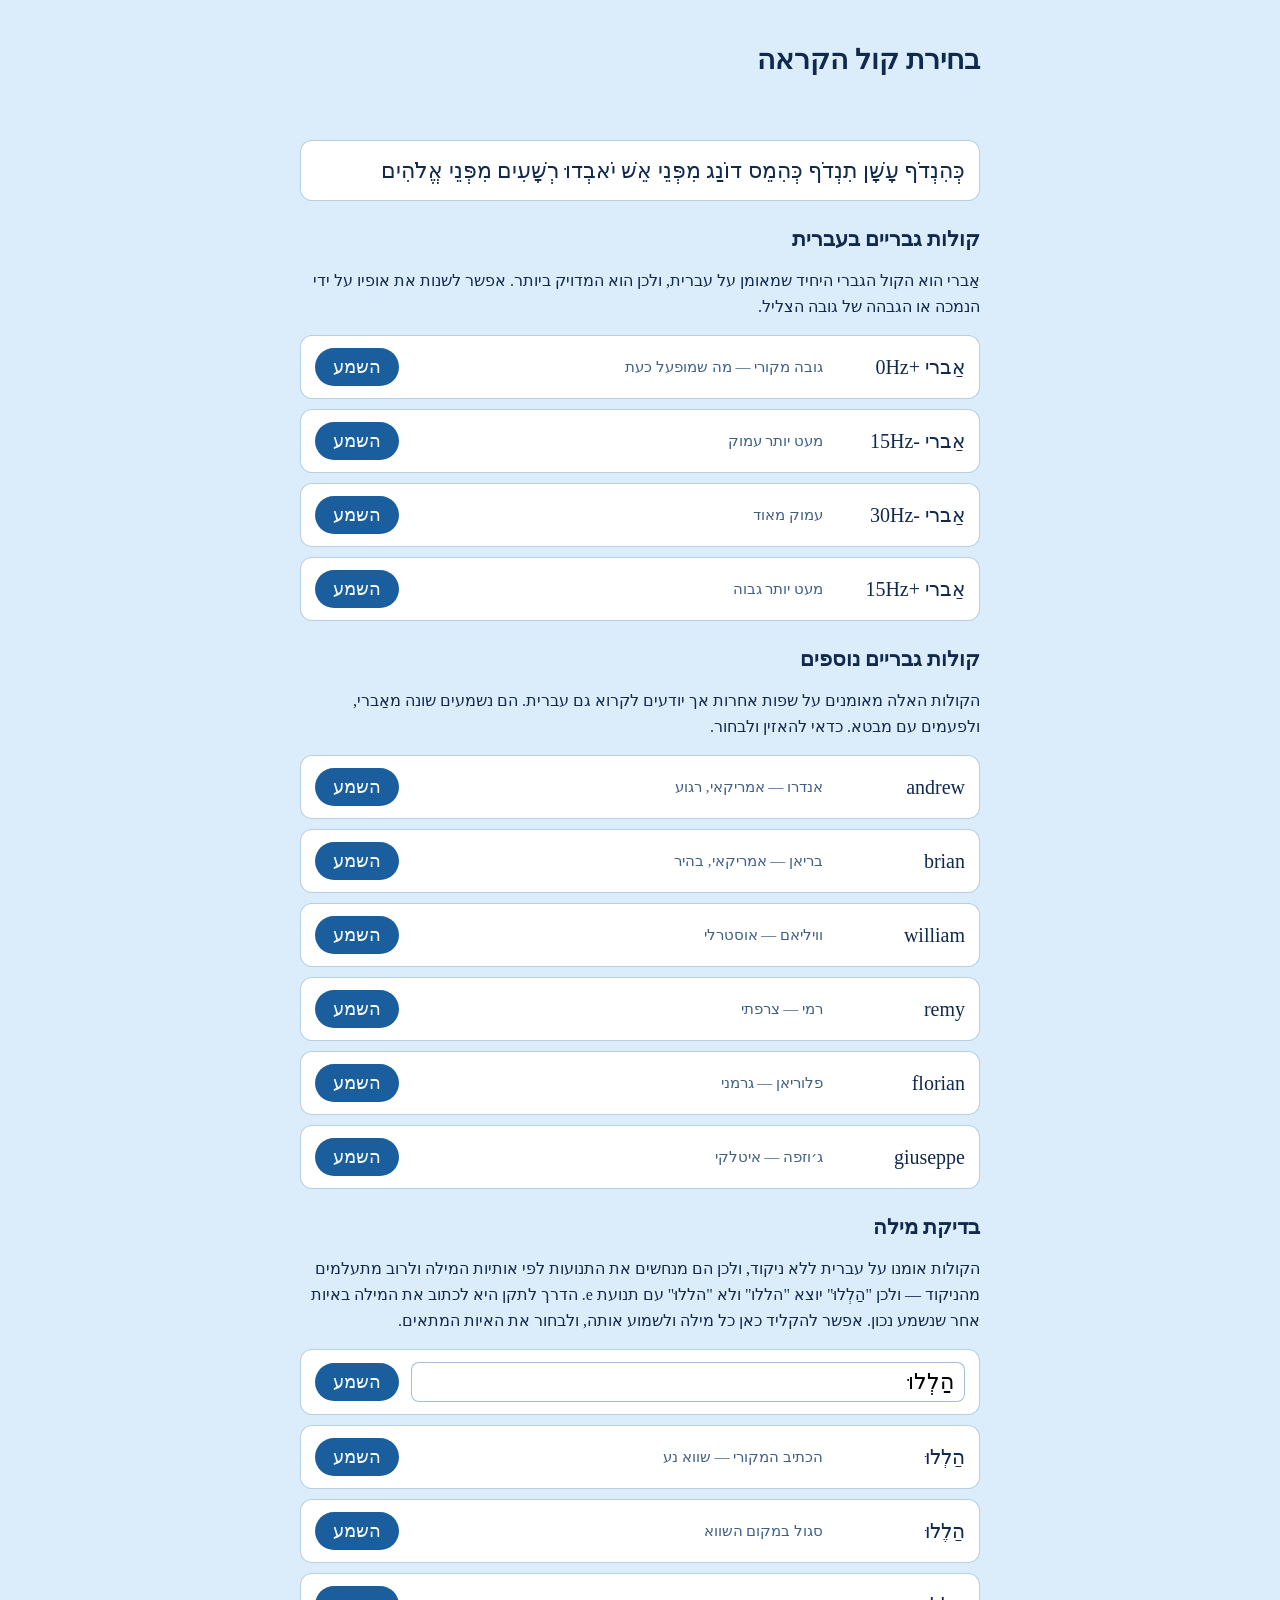
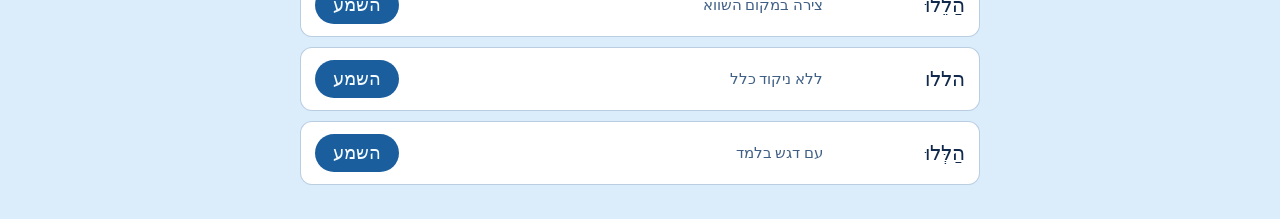
<file: voice-test.html>
<!DOCTYPE html>
<html lang="he" dir="rtl">
  <head>
    <meta charset="UTF-8" />
    <meta name="viewport" content="width=device-width, initial-scale=1" />
    <title>בחירת קול הקראה</title>
    <style>
      body {
        font-family: "David", "Times New Roman", serif;
        background: #dbecfb;
        color: #10294d;
        padding: 24px;
        max-width: 680px;
        margin: 0 auto;
      }
      h1 {
        font-size: 28px;
        margin-bottom: 6px;
      }
      h2 {
        font-size: 21px;
        margin: 26px 0 10px;
      }
      p {
        line-height: 1.6;
      }
      .row {
        display: flex;
        align-items: center;
        gap: 12px;
        background: #fff;
        border: 1px solid rgba(27, 94, 158, 0.3);
        border-radius: 12px;
        padding: 12px 14px;
        margin-bottom: 10px;
      }
      .name {
        font-size: 20px;
        min-width: 130px;
      }
      .tag {
        color: #3f5f85;
        font-size: 15px;
        flex: 1;
      }
      button {
        font: inherit;
        font-size: 18px;
        padding: 8px 18px;
        border: 0;
        border-radius: 999px;
        background: #1b5e9e;
        color: #f4fbff;
        cursor: pointer;
      }
      #note {
        min-height: 26px;
        color: #9b2c2c;
      }
      .sample {
        font-size: 22px;
        background: #fff;
        border-radius: 12px;
        padding: 12px 14px;
        border: 1px solid rgba(27, 94, 158, 0.3);
      }
      input {
        font: inherit;
        font-size: 22px;
        flex: 1;
        padding: 6px 10px;
        border: 1px solid rgba(27, 94, 158, 0.4);
        border-radius: 8px;
        text-align: right;
      }
    </style>
  </head>
  <body>
    <h1>בחירת קול הקראה</h1>
    <p id="note" aria-live="polite"></p>
    <p class="sample" id="sample"></p>

    <h2>קולות גבריים בעברית</h2>
    <p>
      אַברי הוא הקול הגברי היחיד שמאומן על עברית, ולכן הוא המדויק ביותר. אפשר
      לשנות את אופיו על ידי הנמכה או הגבהה של גובה הצליל.
    </p>
    <div id="avri"></div>

    <h2>קולות גבריים נוספים</h2>
    <p>
      הקולות האלה מאומנים על שפות אחרות אך יודעים לקרוא גם עברית. הם נשמעים
      שונה מאַברי, ולפעמים עם מבטא. כדאי להאזין ולבחור.
    </p>
    <div id="others"></div>

    <h2>בדיקת מילה</h2>
    <p>
      הקולות אומנו על עברית ללא ניקוד, ולכן הם מנחשים את התנועות לפי אותיות
      המילה ולרוב מתעלמים מהניקוד — ולכן "הַלְלוּ" יוצא "הללו" ולא "הללוּ" עם
      תנועת e. הדרך לתקן היא לכתוב את המילה באיות אחר שנשמע נכון. אפשר להקליד
      כאן כל מילה ולשמוע אותה, ולבחור את האיות המתאים.
    </p>
    <div class="row">
      <input id="word" value="הַלְלוּ" aria-label="מילה לבדיקה" />
      <button id="word-play" type="button">השמע</button>
    </div>
    <div id="variants"></div>

    <script>
      const SAMPLE = "כְּהִנְדֹּף עָשָׁן תִּנְדֹּף כְּהִמֵּס דּוֹנַג מִפְּנֵי אֵשׁ יֹאבְדוּ רְשָׁעִים מִפְּנֵי אֱלֹהִים";
      // The same two rewrites the app applies, so the trial matches the reader:
      // the dagesh is kept only in ב, כ, פ and in the shuruk ו, and a word-final
      // חַ is respelled אַך.
      const DAGESH_KEEPERS = /[בכךפףו]/;
      const LETTER_WITH_DAGESH = /([\u05D0-\u05EA])([\u0591-\u05BB\u05BD-\u05C7]*)\u05BC/g;
      const CLEAN_SAMPLE = SAMPLE.replace(LETTER_WITH_DAGESH, (match, letter, marks) =>
        DAGESH_KEEPERS.test(letter) ? match : letter + marks
      );
      const SAMPLE_SPEECH = CLEAN_SAMPLE.replace(/חַ(?=$|\s)/g, "אַך");

      const AVRI = [
        ["+0Hz", "גובה מקורי — מה שמופעל כעת"],
        ["-15Hz", "מעט יותר עמוק"],
        ["-30Hz", "עמוק מאוד"],
        ["+15Hz", "מעט יותר גבוה"],
      ];

      const OTHERS = [
        ["andrew", "אנדרו — אמריקאי, רגוע"],
        ["brian", "בריאן — אמריקאי, בהיר"],
        ["william", "וויליאם — אוסטרלי"],
        ["remy", "רמי — צרפתי"],
        ["florian", "פלוריאן — גרמני"],
        ["giuseppe", "ג׳וזפה — איטלקי"],
      ];

      const note = document.getElementById("note");
      document.getElementById("sample").textContent = SAMPLE_SPEECH;

      async function play(voice, pitch, text = SAMPLE_SPEECH) {
        note.textContent = "";
        try {
          const response = await fetch("/api/speech", {
            method: "POST",
            headers: { "Content-Type": "application/json" },
            body: JSON.stringify({ text, voice, pitch }),
          });
          if (!response.ok) throw new Error(await response.text());
          const url = URL.createObjectURL(await response.blob());
          await new Audio(url).play();
        } catch (error) {
          note.textContent = `לא ניתן להשמיע: ${error.message}`;
        }
      }

      function addRow(container, name, label, voice, pitch) {
        const row = document.createElement("div");
        const title = document.createElement("span");
        const tag = document.createElement("span");
        const button = document.createElement("button");
        row.className = "row";
        title.className = "name";
        tag.className = "tag";
        title.textContent = name;
        tag.textContent = label;
        button.type = "button";
        button.textContent = "השמע";
        button.addEventListener("click", () => play(voice, pitch));
        row.append(title, tag, button);
        container.append(row);
      }

      const avriBox = document.getElementById("avri");
      AVRI.forEach(([pitch, label]) => addRow(avriBox, `אַברי ${pitch}`, label, "avri", pitch));

      const othersBox = document.getElementById("others");
      OTHERS.forEach(([voice, label]) => addRow(othersBox, voice, label, voice, "+0Hz"));

      // Spelling candidates for a shva na, which the voices swallow. They are
      // read with the default voice so the trial matches the app.
      const VARIANTS = [
        ["הַלְלוּ", "הכתיב המקורי — שווא נע"],
        ["הַלֶלוּ", "סגול במקום השווא"],
        ["הַלֵלוּ", "צירה במקום השווא"],
        ["הללו", "ללא ניקוד כלל"],
        ["הַלְּלוּ", "עם דגש בלמד"],
      ];

      const wordInput = document.getElementById("word");
      document
        .getElementById("word-play")
        .addEventListener("click", () => play("avri", "+0Hz", wordInput.value));

      const variantsBox = document.getElementById("variants");
      VARIANTS.forEach(([spelling, label]) => {
        const row = document.createElement("div");
        const title = document.createElement("span");
        const tag = document.createElement("span");
        const button = document.createElement("button");
        row.className = "row";
        title.className = "name";
        tag.className = "tag";
        title.textContent = spelling;
        tag.textContent = label;
        button.type = "button";
        button.textContent = "השמע";
        button.addEventListener("click", () => {
          wordInput.value = spelling;
          play("avri", "+0Hz", spelling);
        });
        row.append(title, tag, button);
        variantsBox.append(row);
      });
    </script>
  </body>
</html>
</file>
<file: style.css>
:root {
  --ink: #10294d;
  --ink-soft: #3f5f85;
  --paper: #dbecfb;
  --paper-deep: #c3dff5;
  --blue: #1b5e9e;
  --blue-bright: #4aa3dd;
  --sky: #8fd0f2;
  --error: #9b2c2c;
  --verse-active: #eaf6ff;
  --shadow: 0 18px 40px rgba(16, 41, 77, 0.16);
}

* {
  box-sizing: border-box;
}

html,
body {
  margin: 0;
  min-height: 100%;
}

body {
  font-family: "David", "Times New Roman", "Noto Serif Hebrew", "Segoe UI", serif;
  background:
    radial-gradient(circle at top, #f4fbff 0%, var(--paper) 48%, #a7d3f0 100%);
  color: var(--ink);
  direction: rtl;
}

.language-picker {
  position: fixed;
  top: max(12px, env(safe-area-inset-top));
  right: 14px;
  z-index: 60;
  display: flex;
  align-items: center;
  gap: 8px;
  padding: 7px 10px;
  border: 1px solid rgba(27, 94, 158, 0.28);
  border-radius: 12px;
  background: rgba(244, 251, 255, 0.95);
  box-shadow: 0 6px 18px rgba(16, 41, 77, 0.14);
}

.language-picker label {
  margin: 0;
  font-size: 16px;
}

.language-picker select {
  font: inherit;
  color: var(--ink);
  border: 1px solid rgba(27, 94, 158, 0.45);
  border-radius: 8px;
  background: #fff;
  padding: 4px 6px;
}

.page {
  max-width: 760px;
  margin: 0 auto;
  padding: 32px 20px 120px;
}

header {
  text-align: center;
  margin-bottom: 28px;
}

/* The header picture reaches the screen edges by cancelling the padding of
   .page, and is cropped rather than stretched so it keeps its proportions on
   any screen width. The crop favours the upper part, where the crown is. */
.banner {
  display: block;
  width: calc(100% + 40px);
  margin: -32px -20px 14px;
  max-height: 210px;
  object-fit: cover;
  object-position: center 28%;
  /* Fade the top and bottom edges into the page background, so the picture
     melts into the blue instead of ending in a straight cut. The mask turns
     those strips transparent while the middle stays fully opaque. */
  -webkit-mask-image: linear-gradient(
    to bottom,
    transparent 0,
    #000 16%,
    #000 66%,
    transparent 100%
  );
  mask-image: linear-gradient(
    to bottom,
    transparent 0,
    #000 16%,
    #000 66%,
    transparent 100%
  );
}

h1 {
  margin: 8px 0 6px;
  font-size: 42px;
  font-weight: 700;
}

.subtitle {
  margin: 0;
  color: var(--ink-soft);
  font-size: 18px;
}

.card {
  background: rgba(252, 253, 255, 0.94);
  border: 1px solid rgba(27, 94, 158, 0.28);
  border-radius: 18px;
  box-shadow: var(--shadow);
  padding: 24px;
  margin-bottom: 20px;
}

label {
  display: block;
  font-size: 20px;
  margin-bottom: 10px;
}

input[type="text"] {
  width: 100%;
  font: inherit;
  font-size: 28px;
  padding: 12px 16px;
  border: 1px solid rgba(27, 94, 158, 0.45);
  border-radius: 12px;
  background: #ffffff;
  color: var(--ink);
  text-align: center;
}

input[type="text"]:focus {
  outline: 2px solid var(--blue-bright);
}

.error {
  min-height: 28px;
  margin: 10px 0 0;
  color: var(--error);
  font-size: 18px;
}

.actions {
  display: flex;
  flex-wrap: wrap;
  gap: 12px;
  justify-content: center;
  margin-top: 18px;
}

button {
  font: inherit;
  font-size: 22px;
  padding: 10px 28px;
  border: 0;
  border-radius: 999px;
  cursor: pointer;
  background: var(--blue);
  color: #f4fbff;
}

button:disabled {
  opacity: 0.45;
  cursor: not-allowed;
}

button.secondary {
  background: transparent;
  color: var(--blue);
  border: 1px solid rgba(27, 94, 158, 0.45);
}

.chapter-title {
  text-align: center;
  direction: rtl;
  font-size: 30px;
  margin: 0 0 18px;
  color: var(--blue);
}

.verses {
  display: grid;
  gap: 0;
  direction: rtl;
  text-align: right;
}

.verse {
  /* The number and the verse text are separate columns, so the wrapped lines
     line up under the start of the text instead of under the number. */
  display: flex;
  align-items: baseline;
  padding: 0 10px;
  border-radius: 6px;
  /* Spacing between the wrapped lines inside one verse. Below about 0.6 the
     lines overlap, because the line box becomes shorter than the letters. */
  line-height: 1.4;
  font-size: 22px;
  transition: background 0.2s ease;
}

/* Pulls consecutive verses closer together without touching the line spacing
   inside them. */
.verse + .verse {
  margin-top: -0.22em;
}

.verse.active {
  background: var(--verse-active);
  box-shadow: inset 0 0 0 1px rgba(27, 94, 158, 0.35);
  line-height: 1.2;
}

.verse-num {
  flex: 0 0 auto;
  min-width: 1.8em;
  margin-left: 8px;
  color: var(--blue-bright);
  font-size: 16px;
}

.status {
  text-align: center;
  color: var(--ink-soft);
  margin-top: 16px;
  min-height: 24px;
}

.floating-controls {
  position: fixed;
  bottom: 24px;
  left: 50%;
  transform: translateX(-50%);
  z-index: 50;
  display: flex;
  flex-wrap: wrap;
  gap: 10px;
  justify-content: center;
  max-width: calc(100% - 24px);
}

.floating-stop {
  background: var(--error, #8c2f21);
  color: #f4fbff;
  box-shadow: 0 10px 26px rgba(16, 41, 77, 0.35);
}

.floating-change {
  background: #f4fbff;
  color: var(--blue);
  border: 1px solid rgba(27, 94, 158, 0.45);
  box-shadow: 0 10px 26px rgba(16, 41, 77, 0.2);
}

.floating-back {
  background: var(--sky);
  color: var(--ink);
  box-shadow: 0 10px 26px rgba(16, 41, 77, 0.25);
}

.floating-speed {
  background: #f4fbff;
  color: var(--blue);
  border: 1px solid rgba(27, 94, 158, 0.45);
  box-shadow: 0 10px 26px rgba(16, 41, 77, 0.2);
}

@supports (bottom: env(safe-area-inset-bottom)) {
  .floating-controls {
    bottom: calc(24px + env(safe-area-inset-bottom));
  }
}

.note {
  margin: 14px 0 0;
  color: var(--ink-soft);
  font-size: 15px;
  line-height: 1.6;
}

.note:empty {
  display: none;
}

#install-btn {
  display: block;
  width: 100%;
  margin-top: 12px;
}

#install-btn.hidden {
  display: none;
}

.creator-credit {
  position: fixed;
  right: 12px;
  bottom: max(8px, env(safe-area-inset-bottom));
  z-index: 40;
  padding: 5px 9px;
  border-radius: 8px;
  background: rgba(244, 251, 255, 0.88);
  color: var(--ink-soft);
  font-size: 13px;
  direction: rtl;
}

.hidden {
  display: none;
}

@media (max-width: 560px) {
  .language-picker {
    position: absolute;
    top: 8px;
    right: 8px;
  }

  .page {
    padding-top: 82px;
  }
}
</file>
